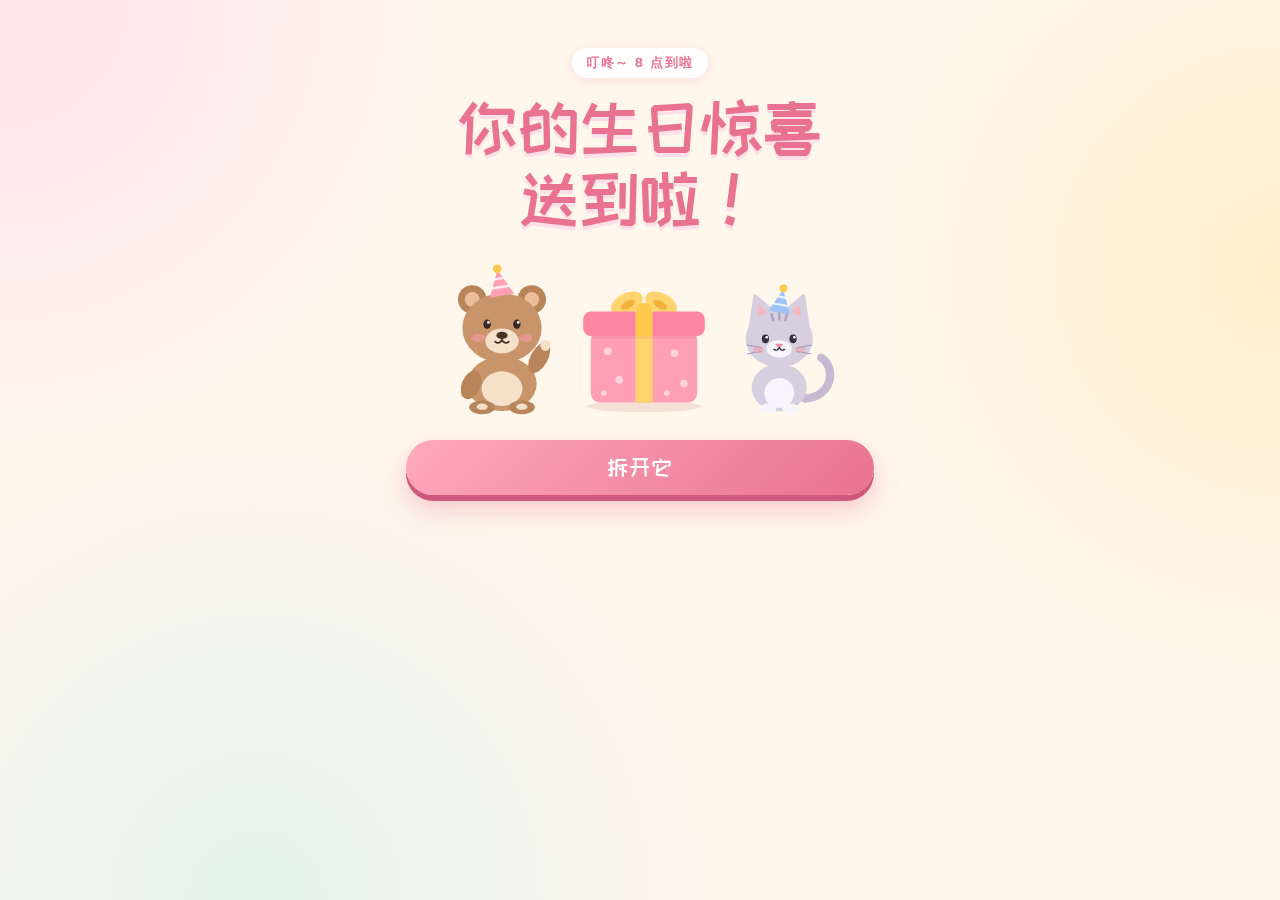
<file: birthday/index.html>
<!DOCTYPE html>
<html lang="zh-CN">
<head>
	<meta charset="utf-8" />
	<meta name="viewport" content="width=device-width, initial-scale=1, viewport-fit=cover" />
	<title>生日快乐 ♥</title>
	<meta name="description" content="今晚 8 点（美东时间）准时开启" />
	<meta property="og:title" content="嘘——这里藏着一份生日惊喜" />
	<meta property="og:description" content="今晚 8 点（美东时间）准时开启" />
	<meta name="robots" content="noindex" />
	<meta name="theme-color" content="#fff4ea" />
	<meta name="format-detection" content="telephone=no" />
	<link rel="icon" href="../app/icons/icon-192.png" type="image/png" />
	<link rel="apple-touch-icon" href="../app/icons/apple-touch-icon.png" />
	<link rel="preconnect" href="https://fonts.googleapis.com" />
	<link rel="preconnect" href="https://fonts.gstatic.com" crossorigin />
	<link href="https://fonts.googleapis.com/css2?family=Nunito:wght@600;700;800;900&family=ZCOOL+KuaiLe&display=swap" rel="stylesheet" />
	<style>
		:root {
			--cream: #fff6ec;
			--paper: #fffdf9;
			--ink: #5a3d36;
			--ink-soft: #8a6a60;
			--ink-mute: #b39c92;
			--pink: #ff9fb5;
			--pink-soft: #ffd6e0;
			--pink-deep: #e8728f;
			--honey: #ffc94d;
			--mint: #8fd3b8;
			--sky: #9cc3f2;
			--lav: #c3aef0;
			--shadow: 0 10px 30px rgba(214, 140, 120, 0.16), 0 2px 6px rgba(214, 140, 120, 0.1);
			--display: "ZCOOL KuaiLe", "Nunito", "PingFang SC", "Hiragino Sans GB", "Microsoft YaHei", sans-serif;
			--body: "Nunito", "PingFang SC", "Hiragino Sans GB", "Microsoft YaHei", system-ui, sans-serif;
		}

		* { box-sizing: border-box; margin: 0; padding: 0; }
		[hidden] { display: none !important; }
		html { -webkit-text-size-adjust: 100%; background: var(--cream); }
		body {
			min-height: 100vh;
			min-height: 100svh;
			font-family: var(--body);
			color: var(--ink);
			background:
				radial-gradient(60vmax 60vmax at 0% 0%, #ffe3ea 0%, transparent 60%),
				radial-gradient(55vmax 55vmax at 100% 30%, #fff0cc 0%, transparent 60%),
				radial-gradient(60vmax 60vmax at 20% 100%, #e3f4ec 0%, transparent 60%),
				var(--cream);
			background-attachment: fixed;
			overflow-x: hidden;
			-webkit-tap-highlight-color: transparent;
		}
		button { font: inherit; color: inherit; border: 0; background: none; cursor: pointer; touch-action: manipulation; }
		svg { display: block; overflow: visible; }

		/* ---------- floating hearts / paws / sparkles ---------- */
		.sky { position: fixed; inset: 0; pointer-events: none; z-index: 0; overflow: hidden; }
		.floaty { position: absolute; bottom: -48px; opacity: 0.5; animation: floatUp linear infinite; will-change: transform; }
		.floaty i { display: block; width: 100%; height: 100%; animation: sway 3.2s ease-in-out infinite alternate; }
		.floaty svg { width: 100%; height: 100%; fill: currentColor; }
		@keyframes floatUp { to { transform: translateY(calc(-100vh - 96px)) rotate(24deg); } }
		@keyframes sway { from { transform: translateX(-10px); } to { transform: translateX(10px); } }

		#confetti { position: fixed; inset: 0; width: 100%; height: 100%; pointer-events: none; z-index: 60; }

		main {
			position: relative;
			z-index: 1;
			max-width: 460px;
			margin: 0 auto;
			padding: calc(env(safe-area-inset-top) + 22px) max(16px, env(safe-area-inset-right)) calc(env(safe-area-inset-bottom) + 40px) max(16px, env(safe-area-inset-left));
		}
		@media (min-width: 720px) { main { max-width: 500px; padding-top: 48px; } }

		.stage { animation: stageIn 0.55s ease both; }
		@keyframes stageIn { from { opacity: 0; transform: translateY(14px); } }

		.head { text-align: center; }
		.eyebrow {
			display: inline-block;
			font-weight: 800;
			font-size: 13px;
			letter-spacing: 0.12em;
			color: var(--pink-deep);
			background: #fff;
			padding: 6px 14px;
			border-radius: 999px;
			box-shadow: 0 2px 10px rgba(232, 114, 143, 0.16);
		}
		.title {
			font-family: var(--display);
			font-weight: 400;
			font-size: clamp(46px, 14vw, 66px);
			line-height: 1.08;
			color: var(--pink-deep);
			margin-top: 14px;
			text-shadow: 0 4px 0 #ffe0e8;
		}
		.sub { font-family: var(--display); font-size: clamp(21px, 6.2vw, 27px); color: var(--ink-soft); margin-top: 6px; }

		.card {
			position: relative;
			background: var(--paper);
			border: 2px solid #fff;
			border-radius: 28px;
			box-shadow: var(--shadow);
			padding: 20px;
			margin-top: 20px;
		}
		.card h2, .section-head h2 { font-family: var(--display); font-weight: 400; font-size: 26px; color: var(--pink-deep); text-align: center; }
		.hint { text-align: center; color: var(--ink-soft); font-size: 15px; line-height: 1.6; margin-top: 6px; }

		.bob { animation: bob 3.2s ease-in-out infinite; }
		.bob.late { animation-delay: -1.6s; }
		@keyframes bob { 50% { transform: translateY(-6px); } }

		/* character parts */
		.blink { transform-box: fill-box; transform-origin: center; animation: blink 4.6s infinite; }
		@keyframes blink { 0%, 93%, 100% { transform: scaleY(1); } 96% { transform: scaleY(0.1); } }
		.wave { transform-box: view-box; transform-origin: 146px 168px; animation: wave 1.6s ease-in-out infinite; }
		@keyframes wave { 0%, 100% { transform: rotate(-6deg); } 50% { transform: rotate(14deg); } }
		.tail { transform-box: view-box; transform-origin: 146px 206px; animation: tail 2.2s ease-in-out infinite; }
		@keyframes tail { 0%, 100% { transform: rotate(-8deg); } 50% { transform: rotate(10deg); } }

		/* ---------- stage: locked ---------- */
		.scene {
			position: relative;
			display: flex;
			align-items: flex-end;
			justify-content: center;
			gap: 2%;
			max-width: 380px;
			margin: 22px auto 0;
			padding-bottom: 6px;
		}
		.scene::after {
			content: "";
			position: absolute;
			left: 6%; right: 6%; bottom: 0;
			height: 14px;
			border-radius: 50%;
			background: radial-gradient(closest-side, rgba(200, 140, 120, 0.22), transparent);
			z-index: -1;
		}
		.scene .bear { width: 36%; }
		.scene .cat { width: 33%; }
		.locked-gift { width: 29%; transform-origin: 50% 100%; }
		.locked-gift.wiggle { animation: wiggle 0.55s ease; }
		@keyframes wiggle {
			20% { transform: rotate(-9deg); } 40% { transform: rotate(8deg); }
			60% { transform: rotate(-5deg); } 80% { transform: rotate(3deg); }
		}
		.toast {
			position: absolute;
			left: 50%; top: 0;
			transform: translate(-50%, -100%) scale(0.6);
			opacity: 0;
			background: #fff;
			color: var(--pink-deep);
			font-weight: 800;
			font-size: 15px;
			padding: 8px 14px;
			border-radius: 16px;
			white-space: nowrap;
			box-shadow: var(--shadow);
			pointer-events: none;
			transition: transform 0.28s cubic-bezier(0.2, 1.6, 0.4, 1), opacity 0.2s;
		}
		.toast::after {
			content: "";
			position: absolute; left: 50%; bottom: -6px;
			width: 12px; height: 12px; background: #fff;
			transform: translateX(-50%) rotate(45deg);
			border-radius: 2px;
		}
		.toast.show { opacity: 1; transform: translate(-50%, -110%) scale(1); }

		/* chat */
		.chat { background: #fff8f1; padding: 16px 14px 14px; }
		.chat-log {
			height: clamp(220px, 36vh, 320px);
			margin: -6px -6px 0;
			padding: 14px 6px 6px;
			overflow-y: auto;
			overscroll-behavior: contain;
			-webkit-overflow-scrolling: touch;
			scrollbar-width: none;
			-webkit-mask-image: linear-gradient(transparent, #000 18px);
			mask-image: linear-gradient(transparent, #000 18px);
		}
		.chat-log::-webkit-scrollbar { display: none; }
		.msg { display: flex; align-items: flex-end; gap: 8px; margin: 10px 0; animation: pop 0.38s cubic-bezier(0.2, 1.5, 0.4, 1) both; }
		.msg.no-anim { animation: none; }
		.msg:first-child { margin-top: 0; }
		@keyframes pop { from { opacity: 0; transform: translateY(8px) scale(0.92); } }
		.av {
			flex: none;
			width: 36px; height: 36px;
			border-radius: 50%;
			background: #fff;
			box-shadow: 0 2px 6px rgba(214, 140, 120, 0.2);
			display: grid; place-items: center;
			padding: 3px;
		}
		.av svg { width: 100%; height: 100%; }
		.bubble {
			max-width: 76%;
			padding: 10px 14px;
			border-radius: 18px 18px 18px 6px;
			background: #fff;
			box-shadow: 0 2px 8px rgba(214, 140, 120, 0.14);
			font-size: 16px;
			line-height: 1.5;
			font-weight: 700;
			word-break: break-word;
		}
		.msg.you { flex-direction: row-reverse; }
		.msg.you .bubble { background: linear-gradient(135deg, #ffb0c3, #f5869f); color: #fff; border-radius: 18px 18px 6px 18px; }
		.typing .bubble { display: flex; gap: 5px; padding: 14px 16px; }
		.typing .bubble span { width: 7px; height: 7px; border-radius: 50%; background: var(--pink); animation: dot 1s infinite; }
		.typing .bubble span:nth-child(2) { animation-delay: 0.15s; }
		.typing .bubble span:nth-child(3) { animation-delay: 0.3s; }
		@keyframes dot { 0%, 60%, 100% { transform: translateY(0); opacity: 0.5; } 30% { transform: translateY(-5px); opacity: 1; } }

		.chips { display: flex; flex-wrap: wrap; justify-content: flex-end; gap: 8px; margin-top: 12px; }
		.chip {
			padding: 9px 15px;
			border-radius: 999px;
			background: #fff;
			border: 2px dashed var(--pink);
			color: var(--pink-deep);
			font-weight: 800;
			font-size: 15px;
			animation: pop 0.38s cubic-bezier(0.2, 1.5, 0.4, 1) both;
		}
		.chip:active { transform: scale(0.95); }
		.chip.first { animation: pop 0.38s cubic-bezier(0.2, 1.5, 0.4, 1) both, nudge 1.8s 1s ease-in-out infinite; }
		@keyframes nudge { 0%, 100% { transform: translateY(0); } 50% { transform: translateY(-3px); } }
		.composer {
			display: flex;
			align-items: center;
			gap: 8px;
			margin-top: 12px;
			background: #fff;
			border-radius: 999px;
			padding: 5px 5px 5px 18px;
			box-shadow: inset 0 0 0 2px #ffe2d6;
			transition: box-shadow 0.2s;
		}
		.composer:focus-within { box-shadow: inset 0 0 0 2px var(--pink); }
		.composer input {
			flex: 1; min-width: 0;
			border: 0; outline: 0; background: transparent;
			font: inherit; font-size: 16px; font-weight: 700; color: var(--ink);
			padding: 8px 0;
		}
		.composer input::placeholder { color: var(--ink-mute); }
		.composer button {
			flex: none;
			width: 42px; height: 42px;
			border-radius: 50%;
			background: var(--pink-deep);
			color: #fff;
			display: grid; place-items: center;
		}
		.composer button svg { width: 20px; height: 20px; }
		.composer button:active { transform: scale(0.92); }

		/* countdown */
		.countdown { margin-top: 86px; text-align: center; padding-top: 30px; animation: pop 0.5s cubic-bezier(0.2, 1.4, 0.4, 1) both; }
		.peek { position: absolute; left: 50%; top: -74px; width: 92px; transform: translateX(-50%); }
		.cd-label { font-family: var(--display); font-size: 22px; color: var(--ink-soft); }
		.cd-digits { display: flex; justify-content: center; align-items: flex-start; gap: 6px; margin-top: 14px; }
		.cd-unit { display: flex; flex-direction: column; align-items: center; gap: 8px; }
		.cd-num {
			display: block;
			min-width: clamp(60px, 19vw, 80px);
			padding: 12px 6px;
			border-radius: 18px;
			background: linear-gradient(#fff, #fff2ea);
			box-shadow: 0 4px 0 #ffd3c4, 0 10px 18px rgba(232, 114, 143, 0.14);
			font: 900 clamp(32px, 10vw, 44px)/1 var(--body);
			font-variant-numeric: tabular-nums;
			color: var(--pink-deep);
		}
		.cd-num.tick { animation: tickPop 0.32s ease; }
		@keyframes tickPop { 40% { transform: translateY(-3px) scale(1.06); } }
		.cd-sep { font: 900 32px/1 var(--body); color: var(--pink); padding-top: 14px; animation: sep 1s steps(1) infinite; }
		@keyframes sep { 50% { opacity: 0.25; } }
		.cd-cap { font-size: 13px; font-weight: 800; color: var(--ink-mute); }
		.cd-foot { margin-top: 16px; font-weight: 800; font-size: 14px; color: var(--ink-soft); }
		.countdown .btn-big { margin-top: 18px; }

		.btn-big {
			display: block;
			width: 100%;
			padding: 16px 20px;
			border-radius: 999px;
			background: linear-gradient(135deg, #ffa9bd, #e8728f);
			color: #fff;
			font-family: var(--display);
			font-size: 23px;
			letter-spacing: 0.04em;
			box-shadow: 0 6px 0 #d0587a, 0 14px 26px rgba(232, 114, 143, 0.35);
			animation: pulse 1.6s ease-in-out infinite;
		}
		.btn-big:active { transform: translateY(4px); box-shadow: 0 2px 0 #d0587a, 0 6px 12px rgba(232, 114, 143, 0.3); animation: none; }
		@keyframes pulse { 50% { transform: scale(1.03); } }

		/* ---------- stage: door ---------- */
		.door-scene { display: flex; align-items: flex-end; justify-content: center; gap: 1%; margin: 26px auto 26px; max-width: 400px; }
		.door-scene .bear { width: 31%; }
		.door-scene .cat { width: 29%; }
		.door-gift { width: 38%; transform-origin: 50% 100%; animation: hop 1.4s ease-in-out infinite; }
		@keyframes hop { 0%, 100% { transform: translateY(0) rotate(0); } 25% { transform: translateY(-10px) rotate(-3deg); } 50% { transform: translateY(0) rotate(0); } 70% { transform: translateY(-5px) rotate(2deg); } }
		.gift-svg .lid { transform-box: view-box; transform-origin: 80px 64px; transition: transform 0.55s cubic-bezier(0.3, 1.4, 0.5, 1), opacity 0.4s 0.2s; }
		.is-open .gift-svg .lid { transform: translate(-26px, -70px) rotate(-28deg); opacity: 0; }
		.is-open { animation: none !important; }

		/* ---------- stage: verify ---------- */
		.verify { margin-top: 96px; padding-top: 34px; text-align: center; }
		.verify-q { font-size: 17px; font-weight: 800; color: var(--ink-soft); }
		.verify-q b { color: var(--pink-deep); }
		.pin { position: relative; display: flex; justify-content: center; gap: 10px; margin: 18px auto 0; width: max-content; cursor: text; }
		.pin input {
			position: absolute; inset: 0; width: 100%; height: 100%;
			opacity: 0; border: 0; font-size: 16px; caret-color: transparent; z-index: 2;
		}
		.pin-box {
			position: relative;
			width: clamp(52px, 15vw, 62px); height: clamp(62px, 18vw, 72px);
			border-radius: 18px;
			background: #fff;
			box-shadow: inset 0 0 0 2px #ffd6e0, 0 4px 0 #ffe4d8;
			display: grid; place-items: center;
			font: 900 32px/1 var(--body);
			color: var(--pink-deep);
			transition: box-shadow 0.15s, background 0.2s;
		}
		.pin.focus .pin-box.active { box-shadow: inset 0 0 0 3px var(--pink-deep), 0 4px 0 #ffd0dc; }
		.pin.focus .pin-box.active::after { content: ""; position: absolute; width: 3px; height: 30px; border-radius: 2px; background: var(--pink-deep); animation: sep 1s steps(1) infinite; }
		.pin.shake { animation: shake 0.5s ease; }
		@keyframes shake { 20%, 60% { transform: translateX(-10px); } 40%, 80% { transform: translateX(10px); } }
		.pin.ok .pin-box { background: #eaf8f1; color: #3aa57a; box-shadow: inset 0 0 0 2px #8fd3b8, 0 4px 0 #cfeee0; }
		.pin-msg { margin-top: 16px; font-weight: 800; font-size: 15px; color: var(--ink-mute); min-height: 1.5em; }
		.pin-msg.bad { color: var(--pink-deep); }
		.pin-msg.good { color: #3aa57a; }

		/* ---------- stage: party ---------- */
		.party-hero { position: relative; text-align: center; padding-top: 6px; }
		.balloon { position: absolute; top: 0; width: 50px; z-index: -1; }
		.balloon svg { width: 100%; }
		.balloon.b1 { left: -2px; animation: drift 5s ease-in-out infinite; }
		.balloon.b2 { right: -2px; top: 18px; width: 44px; animation: drift 6s ease-in-out -2s infinite; }
		@keyframes drift { 50% { transform: translateY(-12px) rotate(4deg); } }
		.bday-title {
			display: flex;
			justify-content: center;
			margin-top: 12px;
			font-family: var(--display);
			font-weight: 400;
			font-size: clamp(66px, 21vw, 104px);
			line-height: 1.05;
			cursor: pointer;
			user-select: none;
			-webkit-user-select: none;
		}
		.bday-title span {
			display: inline-block;
			text-shadow: 0 3px 0 #fff, 0 -3px 0 #fff, 3px 0 0 #fff, -3px 0 0 #fff, 2px 2px 0 #fff, -2px -2px 0 #fff, 2px -2px 0 #fff, -2px 2px 0 #fff, 0 10px 18px rgba(232, 114, 143, 0.28);
			animation: dropIn 0.75s cubic-bezier(0.2, 1.6, 0.4, 1) calc(var(--i) * 0.12s) both, bob 2.8s ease-in-out calc(1.2s + var(--i) * 0.22s) infinite;
		}
		.bday-title span:nth-child(1) { color: #ef7a96; }
		.bday-title span:nth-child(2) { color: #f2a93b; }
		.bday-title span:nth-child(3) { color: #4fb892; }
		.bday-title span:nth-child(4) { color: #6c9ee6; }
		@keyframes dropIn { from { opacity: 0; transform: translateY(-60px) scale(0.6) rotate(-12deg); } }
		.bday-sub { font-weight: 900; font-size: 14px; letter-spacing: 0.34em; color: var(--ink-soft); margin-top: 6px; text-transform: uppercase; }
		.duo { display: flex; justify-content: center; align-items: flex-end; gap: 4%; margin-top: 14px; }
		.duo .bear { width: 44%; max-width: 180px; }
		.duo .cat { width: 41%; max-width: 168px; }

		.apart { display: flex; align-items: center; gap: 10px; margin: 4px 4px 14px; }
		.apart .av { width: 52px; height: 52px; padding: 4px; }
		.apart-line { position: relative; flex: 1; height: 0; border-top: 3px dashed var(--pink-soft); }
		.apart-heart { position: absolute; top: -13px; left: 0; width: 24px; height: 24px; color: var(--pink-deep); animation: travel 2.6s ease-in-out infinite alternate; }
		.apart-heart svg { width: 100%; height: 100%; fill: currentColor; }
		@keyframes travel { from { left: 0; } to { left: calc(100% - 24px); } }
		.apart-card p { text-align: center; line-height: 1.75; font-size: 16px; font-weight: 700; color: var(--ink-soft); }
		.apart-card .big { font-family: var(--display); font-weight: 400; font-size: 25px; line-height: 1.45; color: var(--pink-deep); margin-top: 6px; }
		.apart-card .small { margin-top: 8px; font-size: 15px; }

		.cake { display: block; width: min(78%, 280px); margin: 12px auto 0; }
		.flame { transform-box: fill-box; transform-origin: 50% 100%; animation: flicker 0.16s ease-in-out infinite alternate; transition: transform 0.35s ease, opacity 0.35s ease; }
		.glow { transition: opacity 0.35s ease; animation: glow 1.8s ease-in-out infinite; }
		@keyframes flicker { from { transform: scale(1, 1) skewX(-2deg); } to { transform: scale(0.93, 1.08) skewX(2deg); } }
		@keyframes glow { 50% { opacity: 0.35; } }
		.smoke { opacity: 0; }
		.cake.out .flame { animation: none; transform: scale(0.1); opacity: 0; }
		.cake.out .glow { animation: none; opacity: 0; }
		.cake.out .smoke { animation: smoke 1.6s ease-out forwards; }
		.cake.out .c2 .flame, .cake.out .c2 .glow { transition-delay: 0.12s; }
		.cake.out .c2 .smoke { animation-delay: 0.12s; }
		.cake.out .c3 .flame, .cake.out .c3 .glow { transition-delay: 0.24s; }
		.cake.out .c3 .smoke { animation-delay: 0.24s; }
		@keyframes smoke { 0% { opacity: 0; transform: translateY(0); } 25% { opacity: 0.8; } 100% { opacity: 0; transform: translateY(-26px); } }
		.relight { display: block; margin: 12px auto 0; font-weight: 800; font-size: 14px; color: var(--pink-deep); padding: 8px 14px; border-radius: 999px; background: #fff0f3; }

		.section-head { text-align: center; margin-top: 34px; }
		.section-head p { color: var(--ink-soft); font-weight: 700; margin-top: 4px; }
		.gift-top { display: flex; align-items: center; justify-content: center; gap: 10px; }
		.gift-top h3 { font-family: var(--display); font-weight: 400; font-size: 25px; color: var(--ink); }
		.tag { font-weight: 900; font-size: 13px; letter-spacing: 0.06em; color: #fff; background: var(--pink-deep); padding: 4px 10px; border-radius: 999px; }
		.tag.honey { background: #f2a93b; }
		.giftbox { display: block; width: min(52%, 200px); margin: 14px auto 0; transform-origin: 50% 100%; animation: hop 1.8s ease-in-out infinite; }
		.reveal { text-align: center; animation: pop 0.5s cubic-bezier(0.2, 1.4, 0.4, 1) both; }
		.stand { width: min(92%, 320px); margin: 10px auto 0; }
		.drawer-hot { animation: hot 1.2s ease-in-out infinite; }
		@keyframes hot { 50% { opacity: 0.55; } }
		.point { animation: point 0.9s ease-in-out infinite; }
		@keyframes point { 50% { transform: translateX(6px); } }
		.twinkle { transform-box: fill-box; transform-origin: center; animation: twinkle 1.4s ease-in-out infinite; }
		.tug { animation: tug 1.8s ease-in-out infinite; }
		@keyframes tug { 0%, 55%, 100% { transform: translateY(0); } 70% { transform: translateY(5px); } 85% { transform: translateY(1px); } }
		.zoom-tag { display: inline-block; margin-top: 18px; font-weight: 900; font-size: 13px; letter-spacing: 0.08em; color: #fff; background: #f2a93b; padding: 4px 12px; border-radius: 999px; }
		.drawer-top { width: min(100%, 360px); margin: 10px auto 0; }
		.pouch { animation: pouchDrop 0.55s cubic-bezier(0.3, 1.4, 0.5, 1) both; }
		@keyframes pouchDrop { from { opacity: 0; transform: translateY(-24px); } }
		.ring { transform-box: fill-box; transform-origin: center; animation: ring 1.6s ease-in-out 1.3s infinite both; }
		@keyframes ring { 0%, 100% { transform: scale(1) rotate(0); opacity: 1; } 50% { transform: scale(1.12) rotate(24deg); opacity: 0.55; } }
		.point-dl { animation: pointDl 0.9s ease-in-out infinite; }
		@keyframes pointDl { 50% { transform: translate(-5px, 4px); } }
		@keyframes twinkle { 50% { transform: scale(0.4) rotate(45deg); opacity: 0.4; } }
		.reveal .big { font-family: var(--display); font-size: 26px; line-height: 1.45; color: var(--ink); margin-top: 12px; }
		.reveal .big b { font-weight: 400; color: var(--pink-deep); }
		.reveal .small { color: var(--ink-soft); font-weight: 700; margin-top: 10px; line-height: 1.7; }
		.reveal .small b { color: var(--pink-deep); }

		.scratch {
			position: relative;
			margin-top: 14px;
			aspect-ratio: 1290 / 1159;
			border-radius: 18px;
			overflow: hidden;
			background: #fff;
			box-shadow: inset 0 0 0 2px #ffe2d6;
			user-select: none;
			-webkit-user-select: none;
			-webkit-touch-callout: none;
		}
		.scratch img { position: absolute; inset: 0; width: 100%; height: 100%; object-fit: cover; -webkit-user-drag: none; }
		.scratch canvas { position: absolute; inset: 0; width: 100%; height: 100%; touch-action: none; cursor: grab; transition: opacity 0.6s ease; }
		.scratch canvas.gone { opacity: 0; pointer-events: none; }
		.scratch.revealed img { cursor: zoom-in; }
		.seal {
			position: absolute;
			left: 34.42%; top: 75.93%; width: 42.64%; height: 19.33%;
			clip-path: polygon(22.5% 0, 100% 0, 100% 100%, 0 100%, 0 32.1%, 22.5% 32.1%);
			background: repeating-linear-gradient(-45deg, #ffb3c5 0 8px, #ffd0dc 8px 16px);
			display: flex; align-items: flex-end; justify-content: center;
			padding-bottom: 4%;
		}
		.seal span { font-size: 12px; font-weight: 900; color: #c0506e; background: rgba(255, 255, 255, 0.9); padding: 2px 8px; border-radius: 999px; white-space: nowrap; }
		.seal.wiggle { animation: wiggle 0.5s ease; }
		.scratch-toast {
			position: absolute;
			left: 50%; top: 58%;
			transform: translate(-50%, -50%) scale(0.7);
			opacity: 0;
			z-index: 3;
			background: #fff;
			color: var(--pink-deep);
			font-weight: 900;
			font-size: 15px;
			padding: 9px 16px;
			border-radius: 999px;
			white-space: nowrap;
			box-shadow: var(--shadow);
			pointer-events: none;
			transition: transform 0.28s cubic-bezier(0.2, 1.6, 0.4, 1), opacity 0.2s;
		}
		.scratch-toast.show { opacity: 1; transform: translate(-50%, -50%) scale(1); }
		.scratch-nudge { text-align: center; font-weight: 800; color: var(--pink-deep); margin-top: 10px; font-size: 15px; min-height: 1.5em; }
		.skip { display: block; margin: 6px auto 0; font-size: 13px; font-weight: 700; color: var(--ink-mute); text-decoration: underline; text-underline-offset: 3px; padding: 6px; }
		.scratch-done { text-align: center; margin-top: 14px; animation: pop 0.5s cubic-bezier(0.2, 1.4, 0.4, 1) both; }
		.scratch-done .big { font-family: var(--display); font-size: 24px; color: var(--pink-deep); line-height: 1.4; }
		.scratch-done .small { color: var(--ink-soft); font-weight: 700; margin-top: 6px; font-size: 14px; }

		.letter { margin-top: 34px; padding: 26px 22px 24px; }
		.letter::before { content: ""; position: absolute; inset: 8px; border: 2px dashed #fbd9df; border-radius: 22px; pointer-events: none; }
		.letter h2 { text-align: left; margin-bottom: 8px; }
		.letter p { font-size: 17px; line-height: 1.85; font-weight: 700; color: var(--ink); margin-top: 6px; text-wrap: pretty; }
		.letter .sign { text-align: right; font-family: var(--display); font-weight: 400; font-size: 22px; color: var(--pink-deep); margin-top: 6px; }
		.letter .corner { position: absolute; right: -10px; top: -26px; width: 72px; transform: rotate(10deg); }

		.foot { text-align: center; margin-top: 30px; }
		.foot a { color: var(--ink-soft); font-weight: 800; font-size: 14px; text-decoration: none; padding: 10px 16px; border-radius: 999px; background: rgba(255, 255, 255, 0.7); }

		.music {
			position: fixed;
			z-index: 40;
			right: max(16px, calc(env(safe-area-inset-right) + 10px));
			bottom: calc(env(safe-area-inset-bottom) + 16px);
			width: 54px; height: 54px;
			border-radius: 50%;
			background: #fff;
			color: var(--pink-deep);
			box-shadow: var(--shadow);
			display: grid; place-items: center;
			border: 2px solid #ffe2ea;
		}
		.music svg { width: 24px; height: 24px; }
		.music.on { animation: spin 3s linear infinite; background: var(--pink-deep); color: #fff; border-color: var(--pink-deep); }
		@keyframes spin { to { transform: rotate(360deg); } }

		@media (prefers-reduced-motion: reduce) {
			*, *::before, *::after { animation-duration: 0.01ms !important; animation-iteration-count: 1 !important; transition-duration: 0.01ms !important; }
		}
	</style>
</head>
<body>
	<div class="sky" id="sky" aria-hidden="true"></div>
	<canvas id="confetti" aria-hidden="true"></canvas>

	<main>
		<!-- ============ before 7pm ET ============ -->
		<section id="stage-lock" class="stage" hidden>
			<div class="head">
				<span class="eyebrow">嘿！等一下！</span>
				<h1 class="title">太心急啦！</h1>
				<p class="sub">还没到你生日呢～</p>
			</div>
			<div class="scene">
				<div class="bear bob" data-art="bear-pout"></div>
				<button class="locked-gift" id="locked-gift" aria-label="上了锁的礼物" data-art="gift-locked"></button>
				<div class="cat bob late" data-art="cat"></div>
				<div class="toast" id="toast" role="status"></div>
			</div>

			<div class="card chat">
				<div class="chat-log" id="chat-log" aria-live="polite"></div>
				<div class="chips" id="chips"></div>
				<form class="composer" id="composer" autocomplete="off" hidden>
					<input id="msg" type="text" enterkeyhint="send" placeholder="说点什么…" maxlength="60" aria-label="消息" />
					<button type="submit" aria-label="发送">
						<svg viewBox="0 0 24 24" fill="none" stroke="currentColor" stroke-width="2.6" stroke-linecap="round" stroke-linejoin="round"><path d="M5 12h13M13 6l6 6-6 6"/></svg>
					</button>
				</form>
			</div>

			<div class="card countdown" id="countdown" hidden>
				<div class="peek" data-art="bear-peek"></div>
				<p class="cd-label" id="cd-label">距离拆礼物还有</p>
				<div class="cd-digits">
					<div class="cd-unit"><span class="cd-num" id="cd-h">00</span><span class="cd-cap">小时</span></div>
					<span class="cd-sep">:</span>
					<div class="cd-unit"><span class="cd-num" id="cd-m">00</span><span class="cd-cap">分钟</span></div>
					<span class="cd-sep">:</span>
					<div class="cd-unit"><span class="cd-num" id="cd-s">00</span><span class="cd-cap">秒</span></div>
				</div>
				<p class="cd-foot" id="cd-foot">今晚 8 点（美东时间）准时开启</p>
				<button class="btn-big" id="btn-ready" hidden>时间到啦！拆开惊喜</button>
			</div>
		</section>

		<!-- ============ 7pm, first visit: the doorbell ============ -->
		<section id="stage-door" class="stage" hidden>
			<div class="head">
				<span class="eyebrow">叮咚～ 8 点到啦</span>
				<h1 class="title">你的生日惊喜<br />送到啦！</h1>
			</div>
			<div class="door-scene">
				<div class="bear bob" data-art="bear-hat"></div>
				<button class="door-gift" id="door-gift" aria-label="打开礼物" data-art="gift"></button>
				<div class="cat bob late" data-art="cat-hat"></div>
			</div>
			<button class="btn-big" id="btn-open">拆开它</button>
		</section>

		<!-- ============ are you really you? ============ -->
		<section id="stage-verify" class="stage" hidden>
			<div class="head">
				<span class="eyebrow">拆礼物之前</span>
				<h1 class="title">真的是你吗？</h1>
				<p class="sub">先验证一下身份～</p>
			</div>
			<div class="card verify">
				<div class="peek" data-art="bear-peek"></div>
				<p class="verify-q">输入<b>我们在一起的日子</b></p>
				<label class="pin" id="pin">
					<input id="pin-input" type="text" inputmode="numeric" pattern="[0-9]*" maxlength="4" autocomplete="off" aria-label="我们在一起的日子，4 个数字" />
					<span class="pin-box"></span><span class="pin-box"></span><span class="pin-box"></span><span class="pin-box"></span>
				</label>
				<p class="pin-msg" id="pin-msg">4 个数字哦</p>
			</div>
		</section>

		<!-- ============ the party ============ -->
		<section id="stage-party" class="stage" hidden>
			<header class="party-hero">
				<div class="balloon b1" data-art="balloon-pink"></div>
				<div class="balloon b2" data-art="balloon-blue"></div>
				<span class="eyebrow">给全世界最可爱的小朋友</span>
				<h1 class="bday-title" id="bday-title" aria-label="生日快乐">
					<span style="--i:0">生</span><span style="--i:1">日</span><span style="--i:2">快</span><span style="--i:3">乐</span>
				</h1>
				<p class="bday-sub">Happy Birthday</p>
				<div class="duo">
					<div class="bear bob" data-art="bear-hat"></div>
					<div class="cat bob late" data-art="cat-hat"></div>
				</div>
			</header>

			<section class="card apart-card">
				<div class="apart">
					<div class="av" data-art="bear-face"></div>
					<div class="apart-line"><span class="apart-heart" data-art="heart"></span></div>
					<div class="av" data-art="cat-face"></div>
				</div>
				<p>我知道，今年生日我不在你身边……</p>
				<p class="big">但是礼物，<br />一定一定要有的呀！</p>
				<p class="small">所以我偷偷准备了两份：<br />一份早就藏好了，一份正在路上跑着～</p>
			</section>

			<section class="card">
				<h2>先许个愿吧</h2>
				<p class="hint" id="cake-hint">闭上眼睛许个愿，<br />然后点一下蜡烛，把它们吹灭～</p>
				<button class="cake" id="cake" aria-label="吹蜡烛" data-art="cake"></button>
				<button class="relight" id="relight" hidden>再点一次蜡烛</button>
			</section>

			<div class="section-head">
				<h2>你的生日礼物</h2>
				<p>一共两份，一个一个拆～</p>
			</div>

			<section class="card" id="gift1">
				<div class="gift-top"><span class="tag">No.1</span><h3>神秘礼物</h3></div>
				<button class="giftbox" id="giftbox" aria-label="拆开第一份礼物" data-art="gift"></button>
				<p class="hint" id="giftbox-hint">点一下礼物盒，拆开看看</p>
				<div class="reveal" id="gift1-reveal" hidden>
					<div class="stand" data-art="nightstand"></div>
					<p class="big">去<b>床头柜</b>那里，<br />拉开<b>抽屉</b>～</p>
					<p class="zoom-tag">抽屉里面</p>
					<div class="drawer-top" data-art="drawer"></div>
					<p class="small">翻到<b>最底下</b>，<b>左下角</b>有东西在等你～<br />上面盖了一些东西，要翻一翻才找得到哦</p>
				</div>
			</section>

			<section class="card" id="gift2">
				<div class="gift-top"><span class="tag honey">No.2</span><h3>刮刮乐</h3></div>
				<p class="hint">用手指把涂层刮开，看看是什么～</p>
				<div class="scratch" id="scratch">
					<img id="scratch-img" alt="第二份礼物：订单已下，预计 10 月 6 日送到" data-src="gift.jpg" draggable="false" />
					<div class="seal" id="seal"><span>地址保密</span></div>
					<canvas id="scratch-cover"></canvas>
					<div class="scratch-toast" id="scratch-toast">不能把个人信息暴露在网上哦～</div>
				</div>
				<p class="scratch-nudge" id="scratch-nudge"></p>
				<button class="skip" id="scratch-skip">手指刮累了？直接揭晓</button>
				<div class="scratch-done" id="scratch-done" hidden>
					<p class="big">它已经在路上啦，<br />10 月 6 日见！</p>
					<p class="small">人没法飞过去，就先让礼物替我跑一趟～</p>
				</div>
			</section>

			<section class="card letter">
				<div class="corner" data-art="cat-face"></div>
				<h2>写给你</h2>
				<p>小朋友，生日快乐呀！</p>
				<p>今年没办法陪你吹蜡烛，也没办法第一个当面抱抱你，想到这个就有一点点小遗憾。</p>
				<p>但是距离挡不住礼物，更挡不住想你。这些小惊喜，就当是我先替自己陪在你身边～</p>
				<p>等我们见面，再补你一个大大的拥抱。</p>
				<p>新的一岁，要一直开开心心的。</p>
				<p class="sign">永远爱你的哥哥 ♥&#xFE0E;</p>
			</section>

			<div class="foot"><a href="/">回到我们的故事 →</a></div>
		</section>

		<noscript><p class="hint" style="margin-top:40px">要打开 JavaScript 才能拆礼物哦</p></noscript>
	</main>
	<button class="music" id="music" aria-label="播放生日歌" hidden>
		<svg viewBox="0 0 24 24" fill="currentColor"><path d="M9 17.5a3 3 0 1 1-2-2.83V5.2a1 1 0 0 1 .76-.97l10-2.5A1 1 0 0 1 19 2.7v12.8a3 3 0 1 1-2-2.83V7.28l-8 2V17.5z"/></svg>
	</button>

	<script>
	(() => {
		'use strict';

		// 2026-09-29 20:00 America/New_York (EDT = UTC-4)
		const UNLOCK = Date.UTC(2026, 8, 30, 0, 0, 0);

		// Preview helpers: ?now=2026-09-29T23:00:05Z pretends it's that moment; ?reset forgets progress.
		const qs = new URLSearchParams(location.search);
		let clockOffset = 0;
		if (qs.has('now')) {
			const t = Date.parse(qs.get('now'));
			if (!Number.isNaN(t)) clockOffset = t - Date.now();
		}
		const now = () => Date.now() + clockOffset;

		// "our day" as 4 digits; only a salted FNV-1a hash lives here, never the digits
		const CODE_HASH = '9ea02e50';
		const codeOk = (code) => {
			const str = `ff-bday-2026::${code}`;
			let h = 0x811c9dc5;
			for (let i = 0; i < str.length; i++) { h ^= str.charCodeAt(i); h = Math.imul(h, 0x01000193) >>> 0; }
			return h.toString(16).padStart(8, '0') === CODE_HASH;
		};

		const KEY = 'ff-bday-2026:';
		const store = {
			get(k) { try { return localStorage.getItem(KEY + k); } catch (e) { return null; } },
			set(k, v) { try { localStorage.setItem(KEY + k, v); } catch (e) {} },
			clear() {
				try { Object.keys(localStorage).filter((k) => k.startsWith(KEY)).forEach((k) => localStorage.removeItem(k)); } catch (e) {}
			},
		};
		if (qs.has('reset')) store.clear();

		const $ = (s, r = document) => r.querySelector(s);
		const sleep = (ms) => new Promise((r) => setTimeout(r, ms));
		const pick = (a) => a[Math.floor(Math.random() * a.length)];
		const reduced = window.matchMedia('(prefers-reduced-motion: reduce)').matches;

		/* ================= art ================= */

		const HEART_D = 'M12 21s-7.5-4.6-9.6-9.2C.9 8.4 3 4.5 6.7 4.5c2.1 0 3.6 1.2 5.3 3.2 1.7-2 3.2-3.2 5.3-3.2 3.7 0 5.8 3.9 4.3 7.3C19.5 16.4 12 21 12 21z';
		const ICONS = {
			heart: `<svg viewBox="0 0 24 24"><path d="${HEART_D}"/></svg>`,
			paw: '<svg viewBox="0 0 24 24"><ellipse cx="12" cy="15.5" rx="5.6" ry="4.6"/><circle cx="5.8" cy="9.6" r="2.4"/><circle cx="9.8" cy="5.8" r="2.4"/><circle cx="14.2" cy="5.8" r="2.4"/><circle cx="18.2" cy="9.6" r="2.4"/></svg>',
			star: '<svg viewBox="0 0 24 24"><path d="M12 2c.8 5.2 4.8 9.2 10 10-5.2.8-9.2 4.8-10 10-.8-5.2-4.8-9.2-10-10 5.2-.8 9.2-4.8 10-10z"/></svg>',
		};

		function partyHat(x, y, tilt, color) {
			return `<g transform="rotate(${tilt} ${x} ${y})">
				<path d="M${x - 20} ${y} L${x} ${y - 42} L${x + 20} ${y} Z" fill="${color}"/>
				<path d="M${x - 13} ${y - 14} L${x + 13} ${y - 14} M${x - 7} ${y - 28} L${x + 7} ${y - 28}" stroke="#fff" stroke-width="4" stroke-linecap="round" opacity=".8"/>
				<circle cx="${x}" cy="${y - 44}" r="7" fill="#ffc94d"/>
			</g>`;
		}

		function bearHead({ pout = false, hat = false } = {}) {
			const brows = pout
				? '<path d="M64 70 L84 76 M136 70 L116 76" stroke="#6b4a36" stroke-width="4" stroke-linecap="round"/>'
				: '';
			const mouth = pout
				? '<path d="M100 111 v3 M92 121 q8 -6 16 0" stroke="#4a3228" stroke-width="2.8" fill="none" stroke-linecap="round"/>'
				: '<path d="M100 110 v4 M100 114 q-6 7 -11 2 M100 114 q6 7 11 2" stroke="#4a3228" stroke-width="2.8" fill="none" stroke-linecap="round"/>';
			return `<g>
				<circle cx="52" cy="48" r="23" fill="#b8845a"/><circle cx="52" cy="48" r="12" fill="#ebbd98"/>
				<circle cx="148" cy="48" r="23" fill="#b8845a"/><circle cx="148" cy="48" r="12" fill="#ebbd98"/>
				<ellipse cx="100" cy="94" rx="64" ry="56" fill="#c8956a"/>
				<ellipse cx="100" cy="115" rx="27" ry="20" fill="#f5e0c9"/>
				<ellipse cx="100" cy="106" rx="9" ry="6" fill="#4a3228"/>
				${mouth}
				<g class="blink">
					<ellipse cx="76" cy="88" rx="6" ry="7.5" fill="#3a2a24"/><ellipse cx="124" cy="88" rx="6" ry="7.5" fill="#3a2a24"/>
					<circle cx="78.2" cy="85" r="2.3" fill="#fff"/><circle cx="126.2" cy="85" r="2.3" fill="#fff"/>
				</g>
				<ellipse cx="62" cy="110" rx="11" ry="6.5" fill="#f59aa7" opacity=".6"/>
				<ellipse cx="138" cy="110" rx="11" ry="6.5" fill="#f59aa7" opacity=".6"/>
				${brows}
				${hat ? partyHat(100, 42, -10, '#ff9fb5') : ''}
			</g>`;
		}

		function bear({ pout = false, hat = false } = {}) {
			return `<svg class="bear-svg" viewBox="0 -14 200 248" aria-hidden="true">
				<ellipse cx="100" cy="184" rx="56" ry="44" fill="#c8956a"/>
				<ellipse cx="100" cy="192" rx="33" ry="28" fill="#f5e0c9"/>
				<ellipse cx="50" cy="186" rx="15" ry="24" fill="#b8845a" transform="rotate(22 50 186)"/>
				<ellipse cx="68" cy="222" rx="21" ry="11" fill="#b8845a"/><ellipse cx="132" cy="222" rx="21" ry="11" fill="#b8845a"/>
				<ellipse cx="68" cy="221" rx="9" ry="5" fill="#f5e0c9"/><ellipse cx="132" cy="221" rx="9" ry="5" fill="#f5e0c9"/>
				${bearHead({ pout, hat })}
				<g class="wave">
					<ellipse cx="160" cy="142" rx="14" ry="27" fill="#b8845a" transform="rotate(28 160 142)"/>
					<ellipse cx="170" cy="122" rx="8" ry="9" fill="#f5e0c9"/>
				</g>
			</svg>`;
		}

		function catHead({ hat = false } = {}) {
			return `<g>
				<path d="M48 76 L56 20 L96 54 Z" fill="#d6cfe0" stroke="#d6cfe0" stroke-width="6" stroke-linejoin="round"/>
				<path d="M60 64 L63 36 L84 55 Z" fill="#f7b8c4"/>
				<path d="M152 76 L144 20 L104 54 Z" fill="#d6cfe0" stroke="#d6cfe0" stroke-width="6" stroke-linejoin="round"/>
				<path d="M140 64 L137 36 L116 55 Z" fill="#f7b8c4"/>
				<ellipse cx="100" cy="98" rx="61" ry="51" fill="#d6cfe0"/>
				<path d="M100 50 v13 M86 53 l3 11 M114 53 l-3 11" stroke="#b1a6c2" stroke-width="4.5" stroke-linecap="round"/>
				<ellipse cx="100" cy="116" rx="23" ry="16" fill="#f8f4fb"/>
				<g class="blink">
					<ellipse cx="75" cy="98" rx="6.5" ry="8" fill="#3a2f45"/><ellipse cx="125" cy="98" rx="6.5" ry="8" fill="#3a2f45"/>
					<circle cx="77.4" cy="95" r="2.4" fill="#fff"/><circle cx="127.4" cy="95" r="2.4" fill="#fff"/>
				</g>
				<path d="M94.5 108 h11 l-5.5 6 z" fill="#f28ca3" stroke="#f28ca3" stroke-width="2" stroke-linejoin="round"/>
				<path d="M100 114 q-4 7 -9.5 3 M100 114 q4 7 9.5 3" stroke="#3a2f45" stroke-width="2.4" fill="none" stroke-linecap="round"/>
				<g stroke="#a197b0" stroke-width="2" stroke-linecap="round"><path d="M68 114 l-26 -5 M68 121 l-25 4 M132 114 l26 -5 M132 121 l25 4"/></g>
				<ellipse cx="62" cy="118" rx="9" ry="5.5" fill="#f59aa7" opacity=".55"/>
				<ellipse cx="138" cy="118" rx="9" ry="5.5" fill="#f59aa7" opacity=".55"/>
				${hat ? partyHat(100, 50, 10, '#9cc3f2') : ''}
			</g>`;
		}

		function cat({ hat = false } = {}) {
			return `<svg class="cat-svg" viewBox="0 -14 210 248" aria-hidden="true">
				<g class="tail"><path d="M146 206 C 196 204, 204 150, 176 132" stroke="#c4bbd1" stroke-width="15" fill="none" stroke-linecap="round"/></g>
				<ellipse cx="100" cy="186" rx="50" ry="43" fill="#d6cfe0"/>
				<ellipse cx="100" cy="196" rx="27" ry="27" fill="#f8f4fb"/>
				<ellipse cx="80" cy="224" rx="15" ry="9" fill="#f8f4fb"/><ellipse cx="120" cy="224" rx="15" ry="9" fill="#f8f4fb"/>
				${catHead({ hat })}
			</svg>`;
		}

		const bearFace = () => `<svg viewBox="26 20 148 134" aria-hidden="true">${bearHead()}</svg>`;
		const catFace = () => `<svg viewBox="36 14 128 140" aria-hidden="true">${catHead()}</svg>`;
		const bearPeek = () => `<svg viewBox="26 20 148 144" aria-hidden="true">${bearHead()}
			<ellipse cx="66" cy="152" rx="17" ry="11" fill="#b8845a"/><ellipse cx="134" cy="152" rx="17" ry="11" fill="#b8845a"/>
			<ellipse cx="66" cy="150" rx="7" ry="4" fill="#f5e0c9"/><ellipse cx="134" cy="150" rx="7" ry="4" fill="#f5e0c9"/></svg>`;

		function gift({ locked = false } = {}) {
			const lock = locked ? `<g>
				<path d="M71 104 v-9 a9 9 0 0 1 18 0 v9" stroke="#a86c35" stroke-width="5.5" fill="none"/>
				<rect x="63" y="101" width="34" height="28" rx="7" fill="#d9954a"/>
				<circle cx="80" cy="112" r="4" fill="#5a3d36"/><rect x="78.5" y="113" width="3" height="8" rx="1.5" fill="#5a3d36"/>
			</g>` : '';
			return `<svg class="gift-svg" viewBox="0 0 160 160" aria-hidden="true">
				<ellipse cx="80" cy="152" rx="60" ry="6" fill="rgba(200,140,120,.2)"/>
				<rect x="24" y="72" width="112" height="76" rx="10" fill="#ff9fb5"/>
				<g fill="#fff" opacity=".55"><circle cx="42" cy="94" r="4"/><circle cx="54" cy="124" r="4"/><circle cx="112" cy="96" r="4"/><circle cx="122" cy="128" r="4"/><circle cx="38" cy="138" r="3"/><circle cx="104" cy="138" r="3"/></g>
				<rect x="71" y="72" width="18" height="76" fill="#ffd36e"/>
				<rect x="24" y="72" width="112" height="9" fill="#c0506e" opacity=".12"/>
				${lock}
				<g class="lid">
					<ellipse cx="62" cy="44" rx="18" ry="11" transform="rotate(-28 62 44)" fill="#ffd36e"/>
					<ellipse cx="98" cy="44" rx="18" ry="11" transform="rotate(28 98 44)" fill="#ffd36e"/>
					<ellipse cx="63" cy="45" rx="8" ry="4" transform="rotate(-28 63 45)" fill="#f2b23c"/>
					<ellipse cx="97" cy="45" rx="8" ry="4" transform="rotate(28 97 45)" fill="#f2b23c"/>
					<rect x="16" y="52" width="128" height="26" rx="8" fill="#ff86a3"/>
					<rect x="71" y="52" width="18" height="26" fill="#ffc94d"/>
					<circle cx="80" cy="51" r="8" fill="#ffc94d"/>
				</g>
			</svg>`;
		}

		function candle(x, color, cls) {
			return `<g class="${cls}">
				<rect x="${x - 4}" y="52" width="8" height="34" rx="3" fill="${color}"/>
				<rect x="${x - 2}" y="56" width="2" height="26" rx="1" fill="#fff" opacity=".6"/>
				<path d="M${x} 52 v-6" stroke="#5a3d36" stroke-width="2" stroke-linecap="round"/>
				<g transform="translate(${x} 46)">
					<circle class="glow" cx="0" cy="-12" r="15" fill="#ffd76e" opacity=".55"/>
					<g class="flame">
						<path d="M0 0 C-8 -6 -6 -18 0 -27 C6 -18 8 -6 0 0 Z" fill="#ffb347"/>
						<path d="M0 -2 C-4 -6 -3 -12 0 -17 C3 -12 4 -6 0 -2 Z" fill="#fff3b0"/>
					</g>
					<path class="smoke" d="M0 -4 c-5 -6 5 -10 0 -16 c-5 -6 5 -10 0 -16" stroke="#cbbdb8" stroke-width="3" fill="none" stroke-linecap="round"/>
				</g>
			</g>`;
		}

		function cake() {
			return `<svg viewBox="0 0 240 222" aria-hidden="true">
				<ellipse cx="120" cy="202" rx="104" ry="14" fill="#fff" stroke="#f3dccf" stroke-width="3"/>
				<rect x="40" y="130" width="160" height="70" rx="14" fill="#ffd3de"/>
				<path d="M40 142 C44 154 56 154 60 142 C64 156 76 156 80 142 C84 152 96 152 100 142 C104 158 116 158 120 142 C124 152 136 152 140 142 C144 156 156 156 160 142 C164 152 176 152 180 142 C184 154 196 154 200 142 L200 142 Q200 130 188 130 L52 130 Q40 130 40 142 Z" fill="#fffaf3"/>
				<g fill="#ff86a3"><path transform="translate(62 170) scale(.6)" d="${HEART_D}"/><path transform="translate(113 174) scale(.6)" d="${HEART_D}"/><path transform="translate(164 170) scale(.6)" d="${HEART_D}"/></g>
				<g stroke-width="3.5" stroke-linecap="round"><path d="M96 166 l6 -3" stroke="#8fd3b8"/><path d="M146 186 l5 3" stroke="#9cc3f2"/><path d="M58 190 l6 2" stroke="#ffc94d"/><path d="M186 186 l-5 3" stroke="#c3aef0"/><path d="M140 164 l4 4" stroke="#ffc94d"/></g>
				<rect x="66" y="84" width="108" height="50" rx="12" fill="#fff1c9"/>
				<path d="M66 96 C70 106 80 106 84 96 C88 108 98 108 102 96 C106 104 116 104 120 96 C124 108 134 108 138 96 C142 104 152 104 156 96 C160 106 170 106 174 96 L174 96 Q174 84 162 84 L78 84 Q66 84 66 96 Z" fill="#ff9fb5"/>
				<g fill="#fff" opacity=".85"><circle cx="86" cy="118" r="2.5"/><circle cx="104" cy="124" r="2.5"/><circle cx="124" cy="116" r="2.5"/><circle cx="144" cy="124" r="2.5"/><circle cx="160" cy="116" r="2.5"/></g>
				${candle(96, '#9cc3f2', 'c1')}${candle(120, '#ff9fb5', 'c2')}${candle(144, '#8fd3b8', 'c3')}
			</svg>`;
		}

		const STAR_D = 'M12 2c.8 5.2 4.8 9.2 10 10-5.2.8-9.2 4.8-10 10-.8-5.2-4.8-9.2-10-10 5.2-.8 9.2-4.8 10-10z';
		// position lives on the wrapper <g>, so the CSS twinkle can't override it
		const star = (x, y, k, delay) => `<g transform="translate(${x} ${y}) scale(${k})"><path class="twinkle" style="animation-delay:${delay}s" d="${STAR_D}"/></g>`;

		function nightstand() {
			return `<svg viewBox="0 0 240 212" aria-hidden="true">
				<ellipse cx="120" cy="205" rx="94" ry="6" fill="rgba(200,140,120,.2)"/>
				<circle cx="181" cy="50" r="32" fill="#ffe9a8" opacity=".45"/>
				<rect x="178" y="52" width="6" height="30" fill="#d8b48c"/>
				<ellipse cx="181" cy="84" rx="16" ry="4.5" fill="#b8845a"/>
				<path d="M160 54 L168 20 H194 L202 54 Z" fill="#ffe29a"/>
				<rect x="50" y="50" width="32" height="36" rx="4" fill="#fff" stroke="#e6bb90" stroke-width="3"/>
				<path transform="translate(57 58) scale(.75)" d="${HEART_D}" fill="#ff9fb5"/>
				<rect x="30" y="86" width="180" height="14" rx="6" fill="#b8845a"/>
				<rect x="40" y="98" width="160" height="96" rx="6" fill="#d9a878"/>
				<g class="drawer-hot"><rect x="46" y="104" width="148" height="84" rx="8" fill="#ffe6f0" stroke="#e8728f" stroke-width="3"/></g>
				<g class="tug">
					<rect x="50" y="108" width="140" height="76" rx="6" fill="#fff4c9"/>
					<rect x="102" y="140" width="36" height="9" rx="4.5" fill="#a5704a"/>
					<path transform="translate(150 130) scale(.6)" d="${HEART_D}" fill="#e8728f"/>
				</g>
				<rect x="48" y="192" width="10" height="12" rx="3" fill="#b8845a"/><rect x="182" y="192" width="10" height="12" rx="3" fill="#b8845a"/>
				<g fill="#ffc94d">${star(198, 112, 0.7, 0)}${star(206, 160, 0.5, 0.45)}${star(24, 104, 0.45, 0.9)}</g>
				<g class="point"><path d="M4 146 h30 M24 136 l10 10 l-10 10" stroke="#e8728f" stroke-width="5" fill="none" stroke-linecap="round" stroke-linejoin="round"/></g>
			</svg>`;
		}

		// Top-down view inside the drawer: soft pouches on top, the card tucked underneath, front-left corner.
		function drawerInside() {
			const pouch = (x, y, r, fill, i) => `<g class="pouch" style="animation-delay:${0.15 + i * 0.09}s"><g transform="translate(${x} ${y}) rotate(${r})">
				<rect x="-38" y="-22" width="76" height="44" rx="13" fill="${fill}" stroke="rgba(160,110,90,.2)" stroke-width="1.5"/>
				<rect x="-31" y="-15" width="62" height="30" rx="9" fill="none" stroke="#fff" stroke-width="2" stroke-dasharray="4 4"/>
			</g></g>`;
			const layers = [
				[60, 52, -10, '#e8e1f7'], [140, 46, 12, '#fff1cf'], [222, 50, -6, '#ffe1ea'],
				[160, 96, -14, '#dff3ea'], [240, 106, 16, '#f8ebdf'], [196, 152, -8, '#e8e1f7'],
				[252, 164, 10, '#fff1cf'], [70, 110, 8, '#f8ebdf'], [116, 146, -18, '#ffe1ea'],
			];
			return `<svg viewBox="0 0 300 212" aria-hidden="true">
				<rect x="4" y="4" width="292" height="204" rx="18" fill="#c8956a"/>
				<rect x="16" y="16" width="268" height="180" rx="10" fill="#a8744c"/>
				<rect x="22" y="22" width="256" height="170" rx="7" fill="#f3e0c8"/>
				<clipPath id="drawer-floor"><rect x="22" y="22" width="256" height="170" rx="7"/></clipPath>
				<g clip-path="url(#drawer-floor)">
				<g transform="rotate(-8 80 152)">
					<rect x="36" y="124" width="88" height="56" rx="6" fill="#fff" stroke="#f2a7ba" stroke-width="3"/>
					<path d="M36 130 L80 156 L124 130" stroke="#f7c6d2" stroke-width="2.5" fill="none"/>
					<path transform="translate(47 147) scale(.8)" d="${HEART_D}" fill="#e8728f"/>
				</g>
				${layers.map(([x, y, r, f], i) => pouch(x, y, r, f, i)).join('')}
				</g>
				<circle class="ring" cx="60" cy="161" r="29" fill="none" stroke="#ffc94d" stroke-width="4" stroke-dasharray="7 6"/>
				<g fill="#ffc94d">${star(14, 176, 0.5, 0.2)}${star(92, 176, 0.42, 0.7)}${star(20, 118, 0.4, 1.1)}</g>
				<g class="point-dl">
					<path d="M152 110 L102 147 M102 147 l16 -0.5 M102 147 l5 -15" stroke="#fff" stroke-width="9" fill="none" stroke-linecap="round" stroke-linejoin="round"/>
					<path d="M152 110 L102 147 M102 147 l16 -0.5 M102 147 l5 -15" stroke="#e8728f" stroke-width="5" fill="none" stroke-linecap="round" stroke-linejoin="round"/>
				</g>
			</svg>`;
		}

		const balloon = (fill, shine) => `<svg viewBox="0 0 50 110" aria-hidden="true">
			<path d="M25 58 C 22 72, 30 80, 24 94 S 26 106, 25 110" stroke="#c9a99e" stroke-width="1.5" fill="none"/>
			<ellipse cx="25" cy="28" rx="22" ry="27" fill="${fill}"/>
			<path d="M21 55 L29 55 L25 60 Z" fill="${fill}"/>
			<ellipse cx="17" cy="18" rx="5" ry="8" fill="${shine}" opacity=".7" transform="rotate(20 17 18)"/>
		</svg>`;

		const ART = {
			'bear-pout': () => bear({ pout: true }),
			'bear-hat': () => bear({ hat: true }),
			cat: () => cat(),
			'cat-hat': () => cat({ hat: true }),
			'bear-face': bearFace,
			'cat-face': catFace,
			'bear-peek': bearPeek,
			gift: () => gift(),
			'gift-locked': () => gift({ locked: true }),
			cake,
			nightstand,
			drawer: drawerInside,
			heart: () => ICONS.heart,
			'balloon-pink': () => balloon('#ffadc0', '#fff'),
			'balloon-blue': () => balloon('#a9cdf5', '#fff'),
		};
		function paintArt(root) {
			root.querySelectorAll('[data-art]').forEach((el) => {
				if (!el.firstElementChild) el.innerHTML = ART[el.dataset.art]();
			});
		}

		function floaties() {
			if (reduced) return;
			const sky = $('#sky');
			const kinds = ['heart', 'paw', 'star'];
			const colors = ['#ff9fb5', '#ffc94d', '#8fd3b8', '#c3aef0', '#9cc3f2'];
			for (let i = 0; i < 14; i++) {
				const el = document.createElement('span');
				const size = 14 + Math.random() * 16;
				el.className = 'floaty';
				el.style.cssText = `left:${Math.random() * 96}%;width:${size}px;height:${size}px;color:${colors[i % colors.length]};animation-duration:${15 + Math.random() * 12}s;animation-delay:${-Math.random() * 26}s`;
				el.innerHTML = `<i style="animation-delay:${-Math.random() * 3}s">${ICONS[kinds[i % 3]]}</i>`;
				sky.appendChild(el);
			}
		}

		/* ================= confetti ================= */

		const confetti = (() => {
			const cv = $('#confetti');
			const ctx = cv.getContext('2d');
			const heart = new Path2D(HEART_D);
			const COLORS = ['#ff9fb5', '#ffc94d', '#8fd3b8', '#9cc3f2', '#c3aef0', '#ff8fa3', '#ffb877'];
			let W = 0, H = 0, parts = [], raf = 0;

			function resize() {
				const dpr = Math.min(window.devicePixelRatio || 1, 2);
				W = window.innerWidth; H = window.innerHeight;
				cv.width = Math.round(W * dpr); cv.height = Math.round(H * dpr);
				ctx.setTransform(dpr, 0, 0, dpr, 0, 0);
			}
			resize();
			window.addEventListener('resize', resize);

			function add(x, y, angle, spread, power, count) {
				if (reduced) count = Math.min(count, 24);
				for (let i = 0; i < count; i++) {
					const a = angle + (Math.random() - 0.5) * spread;
					const v = power * (0.45 + Math.random() * 0.75);
					parts.push({
						x, y,
						vx: Math.cos(a) * v, vy: Math.sin(a) * v,
						g: 0.16 + Math.random() * 0.1,
						s: 7 + Math.random() * 7,
						rot: Math.random() * 6.28, vr: (Math.random() - 0.5) * 0.3,
						flip: Math.random() * 6.28, vf: 0.08 + Math.random() * 0.12,
						shape: Math.random() < 0.28 ? 2 : Math.random() < 0.6 ? 0 : 1,
						color: COLORS[(Math.random() * COLORS.length) | 0],
						life: 0, ttl: 150 + Math.random() * 90,
					});
				}
				if (!raf) raf = requestAnimationFrame(tick);
			}

			function tick() {
				ctx.clearRect(0, 0, W, H);
				parts = parts.filter((p) => p.life < p.ttl && p.y < H + 40);
				for (const p of parts) {
					p.life++;
					p.vx *= 0.985; p.vy = p.vy * 0.985 + p.g;
					p.x += p.vx + Math.sin(p.flip) * 0.6; p.y += p.vy;
					p.rot += p.vr; p.flip += p.vf;
					ctx.save();
					ctx.globalAlpha = Math.min(1, (p.ttl - p.life) / 40);
					ctx.translate(p.x, p.y);
					ctx.rotate(p.rot);
					ctx.fillStyle = p.color;
					if (p.shape === 0) {
						const h = p.s * 0.5 * (0.3 + Math.abs(Math.cos(p.flip)));
						ctx.fillRect(-p.s / 2, -h / 2, p.s, h);
					} else if (p.shape === 1) {
						ctx.beginPath(); ctx.arc(0, 0, p.s * 0.35, 0, 6.283); ctx.fill();
					} else {
						const k = p.s / 22;
						ctx.scale(k, k * (0.4 + 0.6 * Math.abs(Math.cos(p.flip))));
						ctx.translate(-12, -12);
						ctx.fill(heart);
					}
					ctx.restore();
				}
				raf = parts.length ? requestAnimationFrame(tick) : 0;
				if (!raf) ctx.clearRect(0, 0, W, H);
			}

			return {
				pop(x, y, count = 70) { add(x, y, -Math.PI / 2, Math.PI * 2, 11, count); },
				cannons() {
					add(0, H * 0.9, -Math.PI / 3, 0.7, 20, 80);
					add(W, H * 0.9, (-2 * Math.PI) / 3, 0.7, 20, 80);
				},
				rain(count = 90) {
					for (let i = 0; i < count; i++) add(Math.random() * W, -20 - Math.random() * 120, Math.PI / 2, 0.6, 2, 1);
				},
			};
		})();

		function popAt(el, count) {
			const r = el.getBoundingClientRect();
			confetti.pop(r.left + r.width / 2, r.top + r.height / 2, count);
		}

		/* ================= sound: a soft music-box Happy Birthday ================= */

		const sound = (() => {
			let ac = null, out = null, bus = null;
			let timer = 0, endTimer = 0, onEnd = () => {};
			const hz = (m) => 440 * Math.pow(2, (m - 69) / 12);

			function ctx() {
				if (!ac) {
					const AC = window.AudioContext || window.webkitAudioContext;
					if (!AC) return null;
					// iOS: play like media, so the ring/silent switch doesn't mute it
					try { if (navigator.audioSession) navigator.audioSession.type = 'playback'; } catch (e) {}
					ac = new AC();
					const comp = ac.createDynamicsCompressor();
					comp.connect(ac.destination);
					out = ac.createGain();
					out.gain.value = 0.35;
					out.connect(comp);
				}
				if (ac.state === 'suspended') ac.resume();
				return ac;
			}

			/* instruments — each takes (destination, startTime, ...) */
			function lead(dest, m, t, dur) {
				const len = Math.max(0.12, dur * 0.9);
				const g = ac.createGain();
				const f = ac.createBiquadFilter();
				f.type = 'lowpass';
				f.frequency.value = 1800;
				f.connect(g);
				g.connect(dest);
				g.gain.setValueAtTime(0.0001, t);
				g.gain.exponentialRampToValueAtTime(0.12, t + 0.02);
				g.gain.exponentialRampToValueAtTime(0.05, t + 0.35);
				g.gain.setValueAtTime(0.05, t + Math.max(len, 0.36));
				g.gain.exponentialRampToValueAtTime(0.0001, t + Math.max(len, 0.36) + 0.35);
				const o1 = ac.createOscillator();
				o1.type = 'sine';
				o1.frequency.value = hz(m);
				o1.connect(f);
				const o2 = ac.createOscillator();
				const g2 = ac.createGain();
				o2.type = 'sine';
				o2.frequency.value = hz(m + 12);
				g2.gain.value = 0.18;
				o2.connect(g2);
				g2.connect(f);
				if (dur > 0.5) {
					const lfo = ac.createOscillator();
					const depth = ac.createGain();
					lfo.frequency.value = 6;
					depth.gain.value = hz(m) * 0.006;
					lfo.connect(depth);
					depth.connect(o1.frequency);
					lfo.start(t + 0.15);
					lfo.stop(t + Math.max(len, 0.36) + 0.4);
				}
				[o1, o2].forEach((o) => { o.start(t); o.stop(t + Math.max(len, 0.36) + 0.4); });
			}
			function pluck(dest, notes, t, vol, dec, type) {
				const g = ac.createGain();
				g.connect(dest);
				g.gain.setValueAtTime(0.0001, t);
				g.gain.exponentialRampToValueAtTime(vol, t + 0.005);
				g.gain.exponentialRampToValueAtTime(0.0001, t + dec);
				notes.forEach((m) => {
					const o = ac.createOscillator();
					o.type = type || 'sine';
					o.frequency.value = hz(m);
					o.connect(g);
					o.start(t);
					o.stop(t + dec + 0.02);
				});
			}
			function bass(dest, m, t) {
				pluck(dest, [m + 12], t, 0.08, 0.5);
			}
			/* the arrangement: little intro, a gentle waltz in C, lift to D, soft rolled ending */
			const MELODY = [
				[[69, 0, 1], [67, 1, 1], [72, 2, 1]],
				[[71, 0, 2], [67, 2, 0.75], [67, 2.75, 0.25]],
				[[69, 0, 1], [67, 1, 1], [74, 2, 1]],
				[[72, 0, 2], [67, 2, 0.75], [67, 2.75, 0.25]],
				[[79, 0, 1], [76, 1, 1], [72, 2, 1]],
				[[71, 0, 1], [69, 1, 1], [77, 2, 0.75], [77, 2.75, 0.25]],
				[[76, 0, 1], [72, 1, 1], [74, 2, 1]],
				[[72, 0, 2]],
			];
			const CH = {
				C: { b: 48, s: [60, 64, 67] }, G7: { b: 43, s: [59, 65, 67] }, F: { b: 41, s: [57, 60, 65] },
				C7: { b: 48, s: [58, 64, 67] }, A7: { b: 45, s: [57, 61, 67] },
			};
			const BARS = [['C', 'C', 'C'], ['G7', 'G7', 'G7'], ['G7', 'G7', 'G7'], ['C', 'C', 'C'], ['C', 'C7', 'C7'], ['F', 'F', 'F'], ['C', 'C', 'G7'], ['C', 'C', 'C']];

			function arrangement() {
				const ev = [];
				const at = (beat, fn) => ev.push([beat, fn]);
				// intro: ta-da-da-DAA! then the "Hap-py" pickup
				[[72, 0], [76, 0.33], [79, 0.67]].forEach(([m, b]) => at(b, (d, t) => pluck(d, [m + 12], t, 0.05, 0.5)));
				at(1, (d, t) => pluck(d, [72, 76, 79, 84], t, 0.03, 1.2));
				at(2, (d, t, beat) => lead(d, 67, t, 0.75 * beat));
				at(2.75, (d, t, beat) => lead(d, 67, t, 0.25 * beat));
				let bar = 3;
				[0, 2].forEach((key, verse) => {
					for (let i = 0; i < 8; i++, bar += 3) {
						const b0 = bar;
						MELODY[i].forEach(([m, s, l]) => at(b0 + s, (d, t, beat) => lead(d, m + key, t, l * beat)));
						const [c1, c2, c3] = BARS[i];
						const last = i === 7;
						at(b0, (d, t) => bass(d, CH[c1].b + key, t));
						at(b0 + 1, (d, t) => pluck(d, CH[c2].s.map((n) => n + 12 + key), t, 0.018, 0.4));
						if (last && verse === 0) {
							// gentle pivot on A7 into the new key, with the pickup in D
							at(b0 + 2, (d, t) => pluck(d, CH.A7.s.map((n) => n + 12), t, 0.02, 0.5));
							at(b0 + 2, (d, t, beat) => lead(d, 69, t, 0.75 * beat));
							at(b0 + 2.75, (d, t, beat) => lead(d, 69, t, 0.25 * beat));
						} else if (!last) {
							at(b0 + 2, (d, t) => pluck(d, CH[c3].s.map((n) => n + 12 + key), t, 0.018, 0.4));
						}
					}
				});
				// ending: a soft rolled chord and a little twinkle on top
				[74, 78, 81, 86].forEach((m, k) => at(bar + k * 0.33, (d, t) => pluck(d, [m], t, 0.04, 1.4)));
				at(bar + 1.5, (d, t) => pluck(d, [62, 66, 69, 74], t, 0.025, 2.2));
				[93, 98].forEach((m, k) => at(bar + 2.5 + k * 0.4, (d, t) => pluck(d, [m], t, 0.02, 0.9)));
				return ev.sort((a, b) => a[0] - b[0]);
			}

			return {
				unlock() {
					if (!ctx()) return;
					const src = ac.createBufferSource();
					src.buffer = ac.createBuffer(1, 1, 22050);
					src.connect(ac.destination);
					src.start(0);
				},
				chime() {
					if (!ctx()) return;
					[84, 88, 91, 96].forEach((m, i) => pluck(out, [m], ac.currentTime + 0.05 + i * 0.09, 0.035, 0.6));
				},
				play(done) {
					if (!ctx()) return false;
					this.stop();
					onEnd = done || (() => {});
					const b = ac.createGain();
					b.connect(out);
					bus = b;
					const beat = 0.4;
					const ev = arrangement();
					const t0 = ac.currentTime + 0.12;
					let i = 0;
					// schedule a quarter-second ahead at a time, so stop() is instant and nodes stay few
					const pump = () => {
						const horizon = ac.currentTime + 0.25;
						while (i < ev.length && t0 + ev[i][0] * beat < horizon) {
							ev[i][1](b, Math.max(t0 + ev[i][0] * beat, ac.currentTime), beat);
							i++;
						}
						if (i >= ev.length) { clearInterval(timer); timer = 0; }
					};
					pump();
					timer = setInterval(pump, 60);
					endTimer = setTimeout(() => { bus = null; onEnd(); }, (ev[ev.length - 1][0] * beat + 1.2) * 1000);
					return true;
				},
				stop() {
					clearInterval(timer);
					clearTimeout(endTimer);
					timer = 0;
					if (bus) {
						const b = bus;
						b.gain.setTargetAtTime(0, ac.currentTime, 0.04);
						setTimeout(() => b.disconnect(), 400);
						bus = null;
						onEnd();
					}
				},
				get playing() { return !!bus; },
				get running() { return !!ac && ac.state === 'running'; },
			};
		})();

		/* ================= stage switching ================= */

		function show(id) {
			document.querySelectorAll('.stage').forEach((s) => { s.hidden = s.id !== id; });
			const stage = document.getElementById(id);
			paintArt(stage);
			window.scrollTo(0, 0);
			return stage;
		}

		/* ================= before 7pm: locked + chat + countdown ================= */

		const OPENING = ['嘿嘿，被我抓到了吧～', '礼物还锁着呢，现在不可以偷看哦'];
		const FIRST_CHIP = '什么时候可以看？';
		const FIRST_REPLY = '好吧好吧，那我允许你8点打开';
		const MORE_CHIPS = ['能不能提前一点点？', '给点提示嘛', '哼'];
		const RANDOM = ['倒计时已经在走啦，不许催～', '再等一下下嘛', '嘘——惊喜要留到最后', '我也很着急的！但是要忍住', '猫猫说：喵～（意思是再等等）'];
		const GIFT_TEASE = ['锁住啦！', '不可以偷看！', '8 点才能开哦', '摇也没用～', '里面是什么呢～', '嘿，放下它！'];

		let unlocked = false, busy = false, tickTimer = 0, lastSec = -1, giftTaps = 0, toastTimer = 0;
		const chatLog = $('#chat-log');
		const chips = $('#chips');
		const composer = $('#composer');
		const input = $('#msg');

		function scrollIntoViewIfNeeded(el) {
			const r = el.getBoundingClientRect();
			if (r.bottom > window.innerHeight - 12 || r.top < 0) el.scrollIntoView({ block: 'nearest', behavior: reduced ? 'auto' : 'smooth' });
		}

		// The chat is a fixed-height window: new messages scroll it, the page below stays put.
		function toBottom(smooth) {
			chatLog.scrollTo({ top: chatLog.scrollHeight, behavior: smooth && !reduced ? 'smooth' : 'auto' });
		}

		function addMsg(who, text, instant) {
			const row = document.createElement('div');
			row.className = `msg ${who}${instant ? ' no-anim' : ''}`;
			row.innerHTML = `<div class="av">${who === 'you' ? catFace() : bearFace()}</div><div class="bubble"></div>`;
			row.querySelector('.bubble').textContent = text;
			chatLog.appendChild(row);
			toBottom(!instant);
			return row;
		}

		async function bearSays(text, delay = 900) {
			const t = document.createElement('div');
			t.className = 'msg bear typing';
			t.innerHTML = `<div class="av">${bearFace()}</div><div class="bubble"><span></span><span></span><span></span></div>`;
			chatLog.appendChild(t);
			toBottom(true);
			await sleep(delay);
			t.remove();
			addMsg('bear', text);
		}

		function setChips(list, first) {
			chips.innerHTML = '';
			list.forEach((label) => {
				const b = document.createElement('button');
				b.type = 'button';
				b.className = `chip${first ? ' first' : ''}`;
				b.textContent = label;
				b.addEventListener('click', () => send(label));
				chips.appendChild(b);
			});
		}

		function replyTo(t) {
			if (/爱|想你|想我|miss|love/i.test(t)) return '我也超级想你的 ♥ 但还是要 8 点才能开哦';
			if (/提示|hint|是什么|啥/i.test(t)) return '提示：一共有两份哦，别的……不能再说了';
			if (/提前|现在|马上|立刻|早点|now/i.test(t)) return '不行不行，一秒都不能提前～';
			if (/几点|什么时候|多久|when/i.test(t)) return '晚上 8 点呀（美东时间），看倒计时～';
			if (/哼|生气|坏|讨厌/.test(t)) return '不许哼～ 很快的，乖乖等一下嘛';
			return pick(RANDOM);
		}

		async function send(raw) {
			const text = String(raw || '').trim();
			if (!text || busy) return;
			busy = true;
			input.value = '';
			addMsg('you', text);
			if (!store.get('asked')) {
				input.blur();
				chips.innerHTML = '';
				await bearSays(FIRST_REPLY, 1200);
				store.set('asked', '1');
				store.set('asked-text', text);
				await sleep(400);
				if (!unlocked) {
					showCountdown(true);
					setChips(MORE_CHIPS);
				}
			} else {
				await bearSays(unlocked ? '8 点已经到啦！快去拆！' : replyTo(text), 800);
			}
			busy = false;
		}

		function showToast(text) {
			const t = $('#toast');
			t.textContent = text;
			t.classList.add('show');
			clearTimeout(toastTimer);
			toastTimer = setTimeout(() => t.classList.remove('show'), 1300);
		}

		function showCountdown(animate) {
			const cd = $('#countdown');
			cd.hidden = false;
			paintArt(cd);
			tick();
			if (animate) setTimeout(() => cd.scrollIntoView({ block: 'center', behavior: reduced ? 'auto' : 'smooth' }), 60);
		}

		const pad = (n) => String(n).padStart(2, '0');
		function setNum(el, v) {
			if (el.textContent === v) return;
			el.textContent = v;
			el.classList.remove('tick');
			void el.offsetWidth;
			el.classList.add('tick');
		}

		function tick() {
			const ms = UNLOCK - now();
			if (ms <= 0) { onUnlock(); return; }
			const s = Math.ceil(ms / 1000);
			if (s === lastSec) return;
			lastSec = s;
			setNum($('#cd-h'), pad(Math.floor(s / 3600)));
			setNum($('#cd-m'), pad(Math.floor((s % 3600) / 60)));
			setNum($('#cd-s'), pad(s % 60));
		}

		function onUnlock() {
			if (unlocked) return;
			unlocked = true;
			clearInterval(tickTimer);
			if ($('#stage-lock').hidden) return;
			if ($('#countdown').hidden) { enterDoor(); return; }
			['#cd-h', '#cd-m', '#cd-s'].forEach((s) => setNum($(s), '00'));
			$('#cd-label').textContent = '叮！时间到啦！';
			$('#cd-foot').hidden = true;
			$('#btn-ready').hidden = false;
			chips.innerHTML = '';
			composer.hidden = true;
			confetti.rain(70);
			bearSays('8 点到啦！！快去拆礼物！', 500).then(() => $('#btn-ready').scrollIntoView({ block: 'center', behavior: 'smooth' }));
		}

		async function enterLock() {
			show('stage-lock');
			tickTimer = setInterval(tick, 250);
			document.addEventListener('visibilitychange', () => { if (!document.hidden) tick(); });

			$('#locked-gift').addEventListener('click', (e) => {
				const g = e.currentTarget;
				g.classList.remove('wiggle');
				void g.offsetWidth;
				g.classList.add('wiggle');
				giftTaps++;
				showToast(giftTaps === 7 ? `已经摇了 ${giftTaps} 次啦……` : pick(GIFT_TEASE));
				if (navigator.vibrate) navigator.vibrate(18);
			});
			composer.addEventListener('submit', (e) => { e.preventDefault(); send(input.value); });
			$('#btn-ready').addEventListener('click', () => { sound.unlock(); proceed(); });

			if (store.get('asked')) {
				OPENING.forEach((t) => addMsg('bear', t, true));
				addMsg('you', store.get('asked-text') || FIRST_CHIP, true);
				addMsg('bear', FIRST_REPLY, true);
				composer.hidden = false;
				setChips(MORE_CHIPS);
				showCountdown(false);
				return;
			}
			await sleep(700);
			await bearSays(OPENING[0], 800);
			await bearSays(OPENING[1], 1000);
			if (unlocked) return;
			setChips([FIRST_CHIP], true);
			composer.hidden = false;
			scrollIntoViewIfNeeded(composer);
		}

		/* ================= 7pm: the doorbell ================= */

		function proceed() {
			if (store.get('verified')) { sound.chime(); enterParty(true); }
			else enterVerify();
		}

		function enterDoor() {
			show('stage-door');
			let opening = false;
			const open = () => {
				if (opening) return;
				if (!store.get('verified')) { sound.unlock(); enterVerify(); return; }
				opening = true;
				sound.chime();
				const g = $('#door-gift');
				g.classList.add('is-open');
				popAt(g, 90);
				if (navigator.vibrate) navigator.vibrate([20, 40, 20]);
				setTimeout(() => enterParty(true), 750);
			};
			$('#door-gift').addEventListener('click', open);
			$('#btn-open').addEventListener('click', open);
		}

		/* ================= are you really you? ================= */

		let verifyReady = false;
		function enterVerify() {
			show('stage-verify');
			const input = $('#pin-input');
			const pin = $('#pin');
			const boxes = pin.querySelectorAll('.pin-box');
			const msg = $('#pin-msg');
			// focus inside the same tap that brought us here, so iOS actually raises the keypad
			input.focus();
			if (verifyReady) return;
			verifyReady = true;

			let tries = 0, locked = false;
			const HINTS = ['嗯？不对哦，再想想～', '提示：月 + 日，一共 4 个数字', '再提示一下：那是一个冬天～', '难道……你不是本人？！再试试'];
			const render = () => {
				const v = input.value;
				boxes.forEach((b, i) => {
					b.textContent = v[i] || '';
					b.classList.toggle('active', i === Math.min(v.length, 3) && !locked);
				});
			};
			const setMsg = (text, cls) => { msg.textContent = text; msg.className = `pin-msg ${cls || ''}`; };

			input.addEventListener('focus', () => pin.classList.add('focus'));
			input.addEventListener('blur', () => pin.classList.remove('focus'));
			input.addEventListener('input', () => {
				if (locked) { input.value = input.value.slice(0, 4); return; }
				input.value = input.value.replace(/\D/g, '').slice(0, 4);
				render();
				if (input.value.length < 4) return;
				locked = true;
				if (codeOk(input.value)) {
					store.set('verified', '1');
					pin.classList.add('ok');
					render();
					input.blur();
					setMsg('叮！验证成功，是你没错～', 'good');
					sound.chime();
					popAt(pin, 70);
					if (navigator.vibrate) navigator.vibrate([20, 40, 20]);
					setTimeout(() => enterParty(true), 1100);
				} else {
					tries++;
					pin.classList.remove('shake');
					void pin.offsetWidth;
					pin.classList.add('shake');
					setMsg(HINTS[Math.min(tries, HINTS.length) - 1], 'bad');
					if (navigator.vibrate) navigator.vibrate(60);
					setTimeout(() => { input.value = ''; locked = false; render(); }, 600);
				}
			});
			render();
		}

		/* ================= the party ================= */

		let partyReady = false;
		function enterParty(fresh) {
			store.set('opened', '1');
			show('stage-party');
			if (partyReady) return;
			partyReady = true;

			setTimeout(() => {
				confetti.cannons();
				if (fresh) setTimeout(() => confetti.rain(80), 500);
			}, fresh ? 250 : 400);

			$('#bday-title').addEventListener('click', (e) => popAt(e.currentTarget, 60));

			// music button
			const music = $('#music');
			music.hidden = false;
			const setMusic = (on) => {
				music.classList.toggle('on', on);
				music.setAttribute('aria-label', on ? '停止生日歌' : '播放生日歌');
			};
			const startSong = () => {
				if (!sound.playing && sound.play(() => setMusic(false))) setMusic(true);
			};
			music.addEventListener('click', () => {
				if (sound.playing) { sound.stop(); return; }
				sound.unlock();
				startSong();
			});
			document.addEventListener('visibilitychange', () => { if (document.hidden) sound.stop(); });

			// The song starts as soon as she's in. If the browser hasn't let audio start yet
			// (e.g. coming back later, no tap so far), it starts on her first tap anywhere.
			if (fresh && sound.running) setTimeout(startSong, 350);
			else {
				const firstTap = (e) => {
					if (e.target.closest && e.target.closest('#music')) return;
					document.removeEventListener('pointerup', firstTap);
					document.removeEventListener('keydown', firstTap);
					sound.unlock();
					startSong();
				};
				document.addEventListener('pointerup', firstTap);
				document.addEventListener('keydown', firstTap);
			}

			// cake
			const cakeBtn = $('#cake');
			const hint = $('#cake-hint');
			const relight = $('#relight');
			cakeBtn.addEventListener('click', () => {
				if (cakeBtn.classList.contains('out')) return;
				sound.unlock();
				cakeBtn.classList.add('out');
				hint.innerHTML = '愿望收到啦！<br />一定会实现的～';
				setTimeout(() => {
					popAt(cakeBtn, 110);
					if (sound.playing) sound.chime();
					else startSong();
					relight.hidden = false;
				}, 450);
			});
			relight.addEventListener('click', () => {
				cakeBtn.classList.remove('out');
				relight.hidden = true;
				hint.innerHTML = '再许一个愿望吧，<br />然后再吹一次～';
			});

			// gift no.1 — the drawer
			const box = $('#giftbox');
			const reveal1 = () => {
				box.hidden = true;
				$('#giftbox-hint').hidden = true;
				const r = $('#gift1-reveal');
				r.hidden = false;
				paintArt(r);
			};
			if (store.get('gift1')) reveal1();
			box.addEventListener('click', () => {
				if (box.classList.contains('is-open')) return;
				box.classList.add('is-open');
				sound.chime();
				popAt(box, 80);
				store.set('gift1', '1');
				setTimeout(reveal1, 650);
			});

			initScratch();
		}

		/* ================= gift no.2 — scratch card ================= */

		function initScratch() {
			const wrap = $('#scratch');
			const img = $('#scratch-img');
			const cv = $('#scratch-cover');
			const nudge = $('#scratch-nudge');
			const skip = $('#scratch-skip');
			const seal = $('#seal');
			const toast = $('#scratch-toast');
			const ctx = cv.getContext('2d');

			// The address past the house number stays sealed (image-pixel rects, 1290x1159 source).
			const SEALED = [[568, 880, 994, 952], [444, 952, 994, 1104]];
			let warnTimer = 0, lastWarn = 0;
			const warn = () => {
				const t = Date.now();
				if (t - lastWarn < 900) return;
				lastWarn = t;
				toast.classList.add('show');
				clearTimeout(warnTimer);
				warnTimer = setTimeout(() => toast.classList.remove('show'), 1800);
				if (navigator.vibrate) navigator.vibrate(30);
			};
			seal.addEventListener('click', () => {
				seal.classList.remove('wiggle');
				void seal.offsetWidth;
				seal.classList.add('wiggle');
				warn();
			});
			img.src = img.dataset.src;
			img.addEventListener('error', () => {
				if (img.dataset.retried) return;
				img.dataset.retried = '1';
				setTimeout(() => { img.src = `${img.dataset.src}?r=${Date.now()}`; }, 800);
			});

			// Not remembered on purpose: every visit starts with the card covered again.
			let done = false;
			const finish = () => {
				if (done) return;
				done = true;
				cv.classList.add('gone');
				setTimeout(() => cv.remove(), 700);
				wrap.classList.add('revealed');
				nudge.textContent = '';
				skip.hidden = true;
				$('#scratch-done').hidden = false;
				popAt(wrap, 110);
				sound.chime();
				if (navigator.vibrate) navigator.vibrate([20, 50, 30]);
			};
			img.addEventListener('click', () => { if (done) window.open(img.src, '_blank'); });
			skip.addEventListener('click', finish);


			const BRUSH = 46;
			const DISPLAY = '"ZCOOL KuaiLe", "PingFang SC", "Hiragino Sans GB", sans-serif';
			let W = 0, H = 0, dpr = 1, drawing = false, last = null, moves = 0, touched = false;

			function roundRect(x, y, w, h, r) {
				ctx.beginPath();
				ctx.moveTo(x + r, y);
				ctx.arcTo(x + w, y, x + w, y + h, r);
				ctx.arcTo(x + w, y + h, x, y + h, r);
				ctx.arcTo(x, y + h, x, y, r);
				ctx.arcTo(x, y, x + w, y, r);
				ctx.closePath();
			}
			function paw(x, y, s, rot) {
				ctx.save();
				ctx.translate(x, y);
				ctx.rotate(rot);
				ctx.beginPath(); ctx.ellipse(0, s * 0.35, s * 0.55, s * 0.45, 0, 0, 6.283); ctx.fill();
				[[-0.62, -0.25], [-0.22, -0.62], [0.22, -0.62], [0.62, -0.25]].forEach(([dx, dy]) => {
					ctx.beginPath(); ctx.arc(dx * s, dy * s, s * 0.24, 0, 6.283); ctx.fill();
				});
				ctx.restore();
			}
			function paint() {
				ctx.globalCompositeOperation = 'source-over';
				const g = ctx.createLinearGradient(0, 0, W, H);
				g.addColorStop(0, '#ffc2d1');
				g.addColorStop(0.5, '#ffe2a6');
				g.addColorStop(1, '#ffb6ca');
				ctx.fillStyle = g;
				ctx.fillRect(0, 0, W, H);
				ctx.fillStyle = 'rgba(255,255,255,.2)';
				for (let x = -H; x < W; x += 48) {
					ctx.beginPath();
					ctx.moveTo(x, 0); ctx.lineTo(x + 18, 0); ctx.lineTo(x + 18 + H, H); ctx.lineTo(x + H, H);
					ctx.closePath(); ctx.fill();
				}
				ctx.fillStyle = 'rgba(232,114,143,.2)';
				let row = 0;
				for (let y = 20; y < H + 50; y += 50, row++) {
					for (let x = row % 2 ? 44 : 18; x < W + 50; x += 52) paw(x, y, 9, ((row * 3 + x) % 7) * 0.12 - 0.36);
				}
				for (let i = 0, n = (W * H) / 240; i < n; i++) {
					ctx.fillStyle = `rgba(255,255,255,${(Math.random() * 0.8).toFixed(2)})`;
					ctx.fillRect(Math.random() * W, Math.random() * H, 1.6, 1.6);
				}
				const cx = W / 2, cy = H / 2;
				const pw = Math.min(240, W - 40), ph = 96;
				ctx.fillStyle = 'rgba(255,255,255,.92)';
				roundRect(cx - pw / 2, cy - ph / 2, pw, ph, ph / 2);
				ctx.fill();
				ctx.textAlign = 'center';
				ctx.textBaseline = 'middle';
				ctx.fillStyle = '#e8728f';
				ctx.font = `36px ${DISPLAY}`;
				ctx.fillText('刮一刮', cx, cy - 12);
				ctx.fillStyle = '#b48a7c';
				ctx.font = '800 14px "Nunito", "PingFang SC", sans-serif';
				ctx.fillText('看看第二份礼物是什么', cx, cy + 24);
			}
			function size() {
				const r = wrap.getBoundingClientRect();
				const w = Math.round(r.width), h = Math.round(r.height);
				if (!w || !h || (w === W && h === H) || done) return;
				let snap = null;
				if (W && touched) {
					snap = document.createElement('canvas');
					snap.width = cv.width; snap.height = cv.height;
					snap.getContext('2d').drawImage(cv, 0, 0);
				}
				W = w; H = h;
				dpr = Math.min(window.devicePixelRatio || 1, 2);
				cv.width = Math.round(W * dpr);
				cv.height = Math.round(H * dpr);
				if (snap) {
					ctx.setTransform(1, 0, 0, 1, 0, 0);
					ctx.drawImage(snap, 0, 0, cv.width, cv.height);
				}
				ctx.setTransform(dpr, 0, 0, dpr, 0, 0);
				if (!snap) paint();
			}
			size();
			if (window.ResizeObserver) new ResizeObserver(size).observe(wrap);
			else window.addEventListener('resize', size);
			if (document.fonts && document.fonts.load) {
				document.fonts.load(`36px ${DISPLAY}`, '刮一刮看').then(() => { if (!touched && !done) paint(); }).catch(() => {});
			}

			function pt(e) {
				const r = cv.getBoundingClientRect();
				return { x: e.clientX - r.left, y: e.clientY - r.top };
			}
			const k = () => W / 1290;
			function inSeal(p) {
				const s = k();
				return SEALED.some(([x0, y0, x1, y1]) => p.x >= x0 * s && p.x <= x1 * s && p.y >= y0 * s && p.y <= y1 * s);
			}
			function scratch(a, b) {
				if (inSeal(b || a)) warn();
				ctx.save();
				const s = k();
				const clip = new Path2D();
				clip.rect(0, 0, W, H);
				SEALED.forEach(([x0, y0, x1, y1]) => clip.rect(x0 * s, y0 * s, (x1 - x0) * s, (y1 - y0) * s));
				ctx.clip(clip, 'evenodd');
				ctx.globalCompositeOperation = 'destination-out';
				ctx.lineCap = 'round';
				ctx.lineJoin = 'round';
				ctx.lineWidth = BRUSH;
				ctx.beginPath();
				ctx.arc(a.x, a.y, BRUSH / 2, 0, 6.283);
				ctx.fill();
				if (b) {
					ctx.beginPath();
					ctx.moveTo(a.x, a.y);
					ctx.lineTo(b.x, b.y);
					ctx.stroke();
				}
				ctx.restore();
			}
			const probe = document.createElement('canvas');
			const pctx = probe.getContext('2d', { willReadFrequently: true });
			function progress() {
				probe.width = 40;
				probe.height = Math.max(1, Math.round((40 * H) / W));
				pctx.clearRect(0, 0, probe.width, probe.height);
				pctx.drawImage(cv, 0, 0, probe.width, probe.height);
				const d = pctx.getImageData(0, 0, probe.width, probe.height).data;
				let clear = 0;
				for (let i = 3; i < d.length; i += 4) if (d[i] < 110) clear++;
				return clear / (d.length / 4);
			}
			function check() {
				const f = progress();
				if (f > 0.52) finish();
				else if (f > 0.25) nudge.textContent = '快看到了！再刮刮～';
				else if (f > 0.04) nudge.textContent = '对对对，就是这样～';
			}

			cv.addEventListener('pointerdown', (e) => {
				if (done) return;
				e.preventDefault();
				drawing = true;
				if (!touched) sound.unlock();
				touched = true;
				if (cv.setPointerCapture) { try { cv.setPointerCapture(e.pointerId); } catch (err) {} }
				last = pt(e);
				scratch(last);
			});
			cv.addEventListener('pointermove', (e) => {
				if (!drawing || done) return;
				e.preventDefault();
				const events = e.getCoalescedEvents ? e.getCoalescedEvents() : [e];
				for (const ev of events.length ? events : [e]) {
					const p = pt(ev);
					scratch(last, p);
					last = p;
				}
				if (++moves % 8 === 0) check();
			});
			const end = () => {
				if (!drawing) return;
				drawing = false;
				if (!done) check();
			};
			cv.addEventListener('pointerup', end);
			cv.addEventListener('pointercancel', end);
			cv.addEventListener('lostpointercapture', end);
			// iOS: stop the page from scrolling / rubber-banding while a finger is on the card
			cv.addEventListener('touchmove', (e) => { if (!done) e.preventDefault(); }, { passive: false });
		}

		/* ================= boot ================= */

		floaties();
		if (now() >= UNLOCK) {
			unlocked = true;
			if (store.get('opened') && store.get('verified')) enterParty(false);
			else enterDoor();
		} else {
			enterLock();
		}
	})();
	</script>
</body>
</html>
</file>
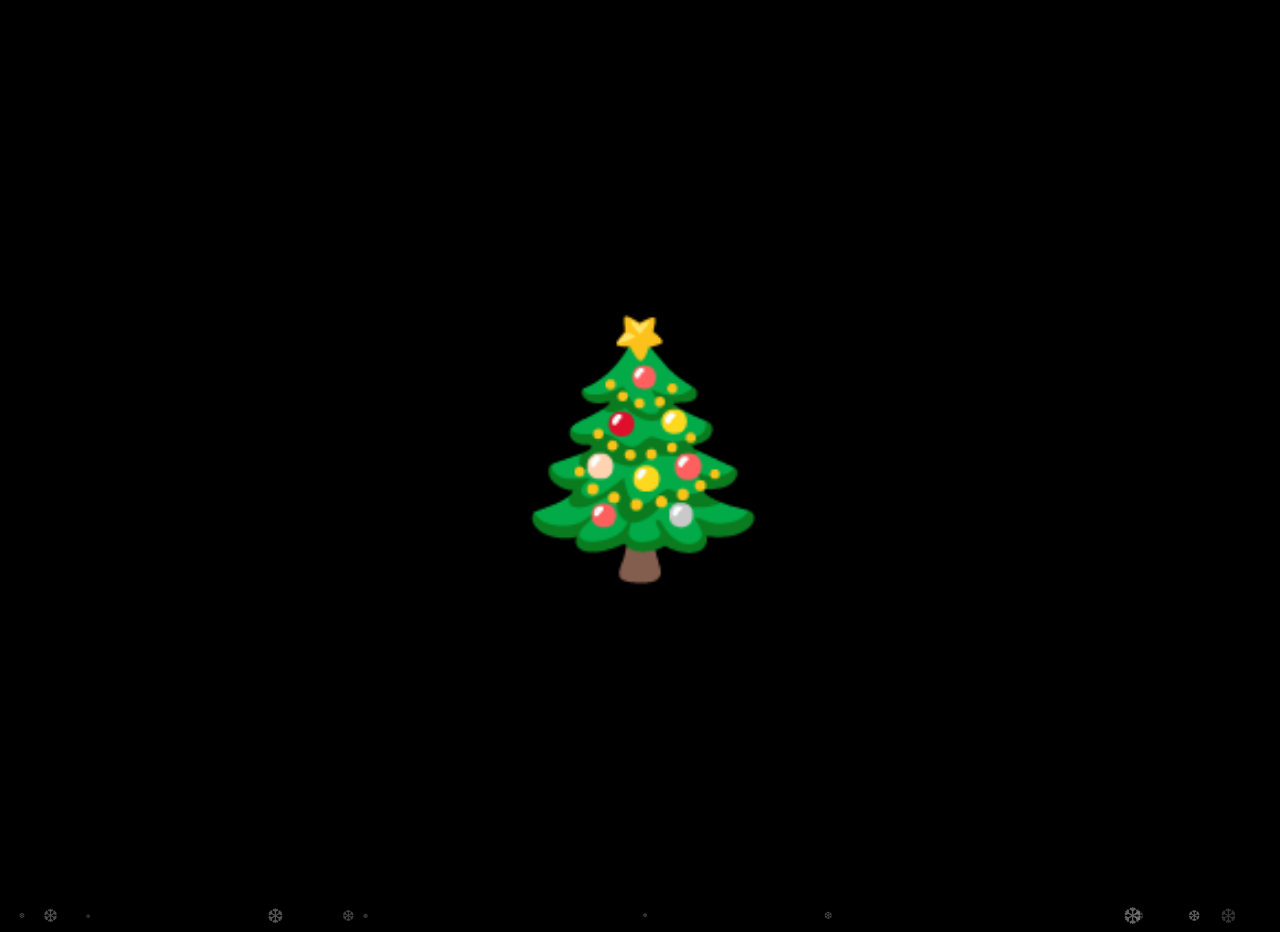
<file: Christmas-line.html>
<!--
 * @Author: Tina Huang
 * @Date: 2022-12-09 21:29:19
 * @LastEditors: Tina Huang
 * @LastEditTime: 2022-12-10 15:35:42
 * @Description: 
-->
<!DOCTYPE html>
<html lang="en">
  <head>
    <meta charset="UTF-8" />
    <title>Merry Christmas</title>
    <style>
      body {
        background-color: #000;
        overflow: hidden;
        display: flex;
        align-items: center;
        justify-content: space-around;
      }

      body,
      html {
        height: 100%;
        width: 100%;
        margin: 0;
        padding: 0;
      }

      svg {
        width: 90%;
        height: 90%;
        visibility: hidden;
      }

      .sparkle {
        /* mix-blend-mode:luminosity */
      }

      body {
        margin: 0;

        text-align: center;
        padding: 0;

        line-height: 2em;

        font-family: "Times New Roman", Times, serif;

        color: #000000;
      }

      #header {
        /* position: absolute; */
            text-align: center;
            color: #C89568;
            font-family: Times New Roman;
            font-size: 35px;
            min-width: 400px;
            max-height: 100vh;
      }
      .header-item {
        opacity: 0;
        transition: all .5s ease-in-out;
        line-height: 1.5;
        margin: 0;
      }
      .header-item.show {
        opacity: 1;
      }
      #treeStarOutline {
        opacity: 0;
      }
      #mask {
        position: absolute;
        background-color: #000;
        width: 100%;
        height: 100%;
        font-size: 15rem;
        animation: shack 0.4s ease-in-out infinite;
        display: flex;
        align-items: center;
        justify-content: center;
        cursor: pointer;
        /* display: none; */
      }

      @keyframes shack {
        0% {
          transform: rotate(0);
        }
        25% {
          transform: rotate(-10deg);
        }
        50% {
          transform: rotate(0);
        }
        75% {
          transform: rotate(10deg);
        }
        100% {
          transform: rotate(0);
        }
      }
      #stars {
        position: absolute;
        width: 100%;
        height: 100%;
        z-index: -1;
      }
    </style>
  </head>
  <body>
    <div id="mask">🎄</div>
    <canvas id="stars"></canvas>
    <div class="main">
    <!-- partial:index.partial.html -->
    <svg
      class="mainSVG"
      xmlns="http://www.w3.org/2000/svg"
      xmlns:xlink="http://www.w3.org/1999/xlink"
      viewBox="0 0 800 600"
    >
      <defs>
        <circle id="circ" class="particle" cx="0" cy="0" r="1" />
        <polygon
          id="star"
          class="particle"
          points="4.55,0 5.95,2.85 9.1,3.3 6.82,5.52 7.36,8.65 4.55,7.17 1.74,8.65 2.27,5.52 0,3.3 3.14,2.85 "
        />
        <polygon
          id="cross"
          class="particle"
          points="4,3.5 2.5,2 4,0.5 3.5,0 2,1.5 0.5,0 0,0.5 1.5,2 0,3.5 0.5,4 2,2.5 3.5,4 "
        />
        <path
          id="heart"
          class="particle"
          d="M2.9,0C2.53,0,2.2,0.18,2,0.47C1.8,0.18,1.47,0,1.1,0C0.49,0,0,0.49,0,1.1
	C0,2.6,1.56,4,2,4s2-1.4,2-2.9C4,0.49,3.51,0,2.9,0z"
        />

        <radialGradient
          id="grad"
          cx="3"
          cy="3"
          r="6"
          gradientUnits="userSpaceOnUse"
        >
          <stop offset="0" style="stop-color: red" />
          <stop offset="0.4" style="stop-color: #334673" />
          <stop offset="0.6" style="stop-color: hsl(37, 53%, 85%)" />
          <stop offset="0.9" style="stop-color: #fee8c7" />
          <stop offset="1" style="stop-color: red" />
        </radialGradient>
        <radialGradient
          id="dotGrad"
          cx="0"
          cy="0"
          r="50"
          gradientUnits="userSpaceOnUse"
        >
          <stop offset="0" style="stop-color: #ffffff; stop-opacity: 1" />
          <stop offset="0.1" style="stop-color: #0867c7; stop-opacity: 0.6" />
          <stop offset="1" style="stop-color: #081029; stop-opacity: 0" />
        </radialGradient>

        <mask id="treePathMask">
          <path
            class="treePathMask"
            fill="none"
            stroke-width="18"
            stroke="#FFF"
            d="M252.9,447.9c0,0-30.8-21.6,33.9-44.7c64.7-23.1,46.2-37,33.9-41.6
    c-12.3-4.6-59.3-11.6-42.4-28.5s114-52.4,81.7-66.2c-32.4-13.9-58.5-10.8-35.4-29.3s66.2-101.7,70.9-115.6
    c4.4-13.2,16.9-18.5,24.7,0c7.7,18.5,44.7,100.1,67.8,115.6c23.1,15.4-10.8,21.6-26.2,24.7c-15.4,3.1-20,33.9,33.9,49.3
    c53.9,15.4,47.8,40.1,27.7,44.7c-20,4.6-63.2,4.6-27.7,32.4s98.6,21.6,61.6,60.1"
          />
        </mask>
        <mask id="treeBottomMask">
          <path
            class="treeBottomMask"
            stroke="#FFF"
            stroke-width="8"
            d="M207.5,484.1c0,0,58.5-43.1,211.1-3.1s191-16.9,191-16.9"
          />
        </mask>
        <mask id="treePotMask">
          <path
            class="treePotMask"
            stroke="#FFF"
            stroke-width="8"
            d="M374.3,502.5c0,0-4.6,20,7.7,29.3c12.3,9.2,40.1,7.7,50.8,0s10.8-23.1,10.8-29.3"
          />
        </mask>

        <filter id="glow" x="-150%" y="-150%" width="280%" height="280%">
          <feOffset result="offOut" in="SourceGraphic" dx="0" dy="0" />
          <feGaussianBlur in="offOut" stdDeviation="16" result="blur" />

          <feComponentTransfer>
            <feFuncR type="discrete" tableValues="0.8" />
            <feFuncG type="discrete" tableValues="0.3" />
            <feFuncB type="discrete" tableValues="0.2" />
            <!--<feFuncA type="linear" slope="1" intercept="0" />-->
          </feComponentTransfer>

          <feComposite in="SourceGraphic" operator="over" />
        </filter>
      </defs>
      <g class="whole">
        <g class="pContainer"></g>

        <g class="tree" mask="url(#treePathMask)">
          <path
            d="M252.95,447.85a20.43,20.43,0,0,1-5.64-6.24,14,14,0,0,1-1.91-8.22,16.93,16.93,0,0,1,3.06-8,33.16,33.16,0,0,1,5.79-6.28A74.78,74.78,0,0,1,268.54,410a163.48,163.48,0,0,1,15.52-6.84c10.54-3.93,21-8.07,30.72-13.46a80.83,80.83,0,0,0,7-4.37,37.51,37.51,0,0,0,6.13-5.24c1.75-1.92,3.14-4.18,3.25-6.35s-1.12-4.18-3-5.81a25,25,0,0,0-6.72-3.91,61.25,61.25,0,0,0-7.8-2.42c-5.41-1.4-10.91-2.72-16.38-4.32a84.17,84.17,0,0,1-16.2-6.19,28.26,28.26,0,0,1-3.86-2.5,15.06,15.06,0,0,1-3.44-3.63,9,9,0,0,1-1.51-5.47,10.22,10.22,0,0,1,.61-2.78,12.88,12.88,0,0,1,1.2-2.34,26.73,26.73,0,0,1,6.58-6.56c2.35-1.76,4.76-3.33,7.19-4.84,4.87-3,9.82-5.75,14.77-8.46,9.91-5.4,19.88-10.59,29.63-16.08,4.87-2.75,9.68-5.56,14.33-8.56A81.88,81.88,0,0,0,359.45,280a23,23,0,0,0,2.41-2.79,8.36,8.36,0,0,0,1.35-2.65,2.13,2.13,0,0,0-.17-1.7,5.53,5.53,0,0,0-1.88-1.77,13.15,13.15,0,0,0-1.49-.83c-.52-.26-1.1-.49-1.76-.77-1.27-.53-2.55-1-3.83-1.53q-3.86-1.48-7.8-2.77c-5.26-1.74-10.6-3.23-16-4.79-2.72-.79-5.47-1.58-8.29-2.61a31.74,31.74,0,0,1-4.33-1.92,14.39,14.39,0,0,1-2.29-1.53,8.74,8.74,0,0,1-2.22-2.66,7.2,7.2,0,0,1-.78-4,9.09,9.09,0,0,1,1-3.24,18.93,18.93,0,0,1,3-4.21,44.88,44.88,0,0,1,3.29-3.19c.56-.5,1.12-1,1.68-1.45l1.61-1.33a84,84,0,0,0,10.88-11.88,326.2,326.2,0,0,0,18.79-27.53c5.88-9.5,11.48-19.19,16.89-29S380.1,146.16,385,136.13c1.22-2.51,2.42-5,3.57-7.54s2.29-5.09,3.14-7.45l.36-1c.14-.38.26-.75.42-1.12.29-.75.64-1.48,1-2.21a25.51,25.51,0,0,1,2.65-4.21,19.15,19.15,0,0,1,3.76-3.69,13.74,13.74,0,0,1,5.24-2.42,12.11,12.11,0,0,1,6.12.25,14.59,14.59,0,0,1,5,2.79,20.59,20.59,0,0,1,3.47,3.79,30.33,30.33,0,0,1,2.5,4.1c.35.7.7,1.39,1,2.1l.46,1.05.4,1,1.64,3.84,3.39,7.67q6.88,15.32,14.36,30.37c5,10,10.18,19.94,15.69,29.65a274.94,274.94,0,0,0,17.9,28A73.36,73.36,0,0,0,487.74,233c.49.4,1,.8,1.48,1.15l1.7,1.19a35,35,0,0,1,3.66,3,17.84,17.84,0,0,1,3.32,4.08,10.83,10.83,0,0,1,1.14,2.94,8.54,8.54,0,0,1,0,3.54,10.27,10.27,0,0,1-3.22,5.39,20.71,20.71,0,0,1-4.15,2.91,49,49,0,0,1-8.4,3.46,154,154,0,0,1-16.77,4.09l-4.15.81a9.18,9.18,0,0,0-2.87,1.08,9.51,9.51,0,0,0-4,4.7,12.55,12.55,0,0,0-.67,6.58,19.5,19.5,0,0,0,2.46,6.74A37.19,37.19,0,0,0,468,295.75a75,75,0,0,0,14.14,7.86,129.67,129.67,0,0,0,15.58,5.49A141.4,141.4,0,0,1,513.88,315a75,75,0,0,1,15.19,8.65,37.29,37.29,0,0,1,6.55,6.24,21.05,21.05,0,0,1,4.31,8.49,14.43,14.43,0,0,1-1.24,9.88,18.08,18.08,0,0,1-6.66,6.94,26.74,26.74,0,0,1-8.56,3.33c-2.84.61-5.65,1.06-8.44,1.49-5.58.86-11.13,1.61-16.52,2.77a53.48,53.48,0,0,0-7.81,2.22c-2.43.94-4.81,2.22-6,3.93a4.34,4.34,0,0,0-.77,2.82,8.45,8.45,0,0,0,1,3.29,28,28,0,0,0,4.82,6.25,80.74,80.74,0,0,0,12.81,10.4c9.29,6,19.72,10.29,30.24,14.17,5.27,1.95,10.59,3.79,15.85,5.86,2.63,1,5.24,2.14,7.79,3.39a37.94,37.94,0,0,1,7.28,4.51,11.9,11.9,0,0,1,3.63,15.57,34.68,34.68,0,0,1-4.53,7.16,77.45,77.45,0,0,1-5.64,6.29,77.31,77.31,0,0,0,5.41-6.46,34.27,34.27,0,0,0,4.22-7.21,12.64,12.64,0,0,0,.88-8,12.44,12.44,0,0,0-4.71-6.43,37.71,37.71,0,0,0-7.15-4.16c-2.53-1.16-5.13-2.18-7.76-3.14-5.26-1.91-10.62-3.62-16-5.44-10.65-3.63-21.34-7.64-31.11-13.64a83.84,83.84,0,0,1-13.61-10.49,31.27,31.27,0,0,1-5.6-6.94,12,12,0,0,1-1.55-4.68,8.17,8.17,0,0,1,.19-2.7,8.56,8.56,0,0,1,1.09-2.5,12.1,12.1,0,0,1,3.6-3.44,24.27,24.27,0,0,1,4.08-2.08,57.3,57.3,0,0,1,8.36-2.56c5.59-1.31,11.19-2.17,16.71-3.12,2.76-.48,5.5-1,8.15-1.59a22.1,22.1,0,0,0,7-2.87,13.3,13.3,0,0,0,4.82-5.15,9.42,9.42,0,0,0,.69-6.53,16,16,0,0,0-3.42-6.33,33.25,33.25,0,0,0-5.73-5.27,69.74,69.74,0,0,0-14.19-7.8,135.81,135.81,0,0,0-15.61-5.42,135.53,135.53,0,0,1-16.3-5.51,81,81,0,0,1-15.41-8.31,43.39,43.39,0,0,1-12.6-13,25.53,25.53,0,0,1-3.34-9,19.13,19.13,0,0,1,1-10,16.17,16.17,0,0,1,6.69-8,15.88,15.88,0,0,1,5-1.93l4.13-.84a147.75,147.75,0,0,0,16-4,42.41,42.41,0,0,0,7.17-3,14,14,0,0,0,2.74-1.92,3.42,3.42,0,0,0,1.12-1.68,2.41,2.41,0,0,0-.43-1.61,11.07,11.07,0,0,0-2-2.4,28,28,0,0,0-2.92-2.31l-1.76-1.22c-.65-.46-1.26-.94-1.86-1.43a59,59,0,0,1-6.43-6.27c-2-2.19-3.79-4.44-5.54-6.74a267,267,0,0,1-18.55-28.74c-5.63-9.85-10.89-19.86-16-30s-9.91-20.31-14.57-30.61l-3.45-7.76L417,124.48l-.42-1-.39-.88c-.25-.59-.54-1.15-.82-1.71a22.74,22.74,0,0,0-1.89-3.09,13,13,0,0,0-2.2-2.42,7,7,0,0,0-2.31-1.33,4.49,4.49,0,0,0-2.22-.09,8.55,8.55,0,0,0-4.59,3.32,17.85,17.85,0,0,0-1.84,2.92c-.26.54-.51,1.07-.73,1.64-.12.27-.22.56-.32.85l-.35,1c-1.06,2.93-2.23,5.47-3.42,8.1s-2.42,5.16-3.67,7.7c-5,10.18-10.29,20.16-15.77,30.05s-11.17,19.66-17.16,29.28a310.2,310.2,0,0,1-19.39,28.11,90.46,90.46,0,0,1-12,12.85l-1.65,1.35c-.52.43-1,.85-1.53,1.29a38,38,0,0,0-2.79,2.65,12.42,12.42,0,0,0-1.94,2.57,2.33,2.33,0,0,0-.28.76c0,.11,0,0,0,.09a4.57,4.57,0,0,0,1.7,1.35,25.15,25.15,0,0,0,3.36,1.51c2.46.92,5.11,1.72,7.79,2.52,5.36,1.58,10.84,3.16,16.25,5q4.06,1.37,8.08,2.94c1.34.53,2.67,1.07,4,1.63.64.27,1.36.57,2.1.94a19.66,19.66,0,0,1,2.18,1.24,11.85,11.85,0,0,1,4,4.13,8.64,8.64,0,0,1,1,3.24,9.11,9.11,0,0,1-.27,3.23,14.48,14.48,0,0,1-2.42,4.85,29.32,29.32,0,0,1-3.14,3.56,87.46,87.46,0,0,1-14,10.47c-4.85,3-9.79,5.84-14.76,8.55-9.94,5.42-20,10.49-29.91,15.72-5,2.62-9.88,5.28-14.63,8.12-2.37,1.42-4.7,2.89-6.88,4.46a22.06,22.06,0,0,0-5.45,5.14,8,8,0,0,0-.76,1.39,5.36,5.36,0,0,0-.33,1.32,4.1,4.1,0,0,0,.69,2.53,15.62,15.62,0,0,0,5.49,4.62A80.14,80.14,0,0,0,298.56,353c5.31,1.66,10.73,3.06,16.18,4.58a64.81,64.81,0,0,1,8.26,2.74,27.74,27.74,0,0,1,7.69,4.74,13.65,13.65,0,0,1,3,3.81,9.27,9.27,0,0,1,1,5,11.14,11.14,0,0,1-1.54,4.7,19.09,19.09,0,0,1-2.8,3.67,40.6,40.6,0,0,1-6.81,5.54,83.78,83.78,0,0,1-7.41,4.35c-10.11,5.26-20.76,9.16-31.39,12.82a161.69,161.69,0,0,0-15.52,6.37A74.57,74.57,0,0,0,255,420a32.17,32.17,0,0,0-5.82,5.89,16.21,16.21,0,0,0-3.19,7.52,13.61,13.61,0,0,0,1.59,8A20.29,20.29,0,0,0,252.95,447.85Z"
            fill="#cb9866"
          />
          <path
            d="M207.5,484.06c7.05-5.11,15.14-8.66,23.34-11.63a177.13,177.13,0,0,1,25.29-6.88,263.65,263.65,0,0,1,52.22-4.49h3.28l3.28.09,6.56.19,6.55.39c2.18.13,4.37.26,6.54.48,4.35.39,8.71.74,13,1.28l6.51.75,6.49.91c17.3,2.5,34.41,6,51.36,10.19l12.62,3.2c4.18,1,8.34,2.18,12.55,3.06,8.38,2,16.82,3.63,25.29,5.13a353.5,353.5,0,0,0,51.17,5.47c17.11.32,34.36-.66,51-4.7a118.55,118.55,0,0,0,24.21-8.47,84.82,84.82,0,0,0,11.11-6.49,47.55,47.55,0,0,0,9.69-8.53,48.1,48.1,0,0,1-9,9.45,85.1,85.1,0,0,1-10.81,7.45,116.56,116.56,0,0,1-24.23,10.24,165.66,165.66,0,0,1-25.79,5.35,232.1,232.1,0,0,1-26.27,1.71c-8.77,0-17.55-.24-26.26-1.09-2.18-.2-4.37-.35-6.54-.6l-6.52-.78c-4.36-.46-8.67-1.19-13-1.82-8.64-1.37-17.22-3.09-25.74-5-4.28-.87-8.5-2-12.75-3l-12.62-3.11q-25.06-6.37-50.58-10.47a426.37,426.37,0,0,0-51.3-5.3c-8.59-.42-17.19-.29-25.78,0a240.1,240.1,0,0,0-25.68,2.24,186.57,186.57,0,0,0-25.27,5.19c-4.15,1.16-8.26,2.49-12.28,4.05-2,.79-4,1.6-6,2.52A50.82,50.82,0,0,0,207.5,484.06Z"
            fill="#cb9866"
          />
          <path
            d="M374.32,502.55a48.15,48.15,0,0,0,1.24,14.35c1.15,4.52,3.29,8.64,6.49,11.35a18.5,18.5,0,0,0,5.51,3.14,39.06,39.06,0,0,0,6.41,1.82,65.78,65.78,0,0,0,13.68,1.12,72.9,72.9,0,0,0,13.72-1.44,44.51,44.51,0,0,0,6.46-1.85,17.75,17.75,0,0,0,5.51-3.15,25.45,25.45,0,0,0,7.24-11.17,52,52,0,0,0,1.9-6.91c.48-2.37.83-4.8,1.18-7.25a55.16,55.16,0,0,1,.64,7.42,40.11,40.11,0,0,1-.52,7.56,31.23,31.23,0,0,1-2.19,7.5,24.37,24.37,0,0,1-4.46,6.79,25.16,25.16,0,0,1-6.61,5,39.72,39.72,0,0,1-7.4,3A58.55,58.55,0,0,1,407.75,542a55,55,0,0,1-15.47-1.9,36.65,36.65,0,0,1-7.46-3,25.3,25.3,0,0,1-6.6-5,19.63,19.63,0,0,1-2.5-3.34,21.72,21.72,0,0,1-1.79-3.67,27.66,27.66,0,0,1-1.65-7.7,38.16,38.16,0,0,1,2-14.87Z"
            fill="#cb9866"
          />
        </g>
        <path
          class="treeBottomPath"
          stroke="none"
          fill="none"
          stroke-width="8"
          d="M207.5,484.1c0,0,58.5-43.1,211.1-3.1s191-16.9,191-16.9"
        />
        <path
          class="treePath"
          fill="none"
          stroke="none"
          stroke-miterlimit="10"
          d="M252.95,447.85s-30.81-21.57,33.89-44.68,46.22-37,33.89-41.6-59.32-11.56-42.37-28.5,114-52.38,81.66-66.25S301.48,256,324.59,237.55,390.84,135.87,395.46,122c4.41-13.24,16.95-18.49,24.65,0s44.68,100.14,67.79,115.55-10.78,21.57-26.19,24.65-20,33.89,33.89,49.3,47.76,40.06,27.73,44.68-63.17,4.62-27.73,32.35,98.6,21.57,61.63,60.09"
        />
        <path
          class="treeBottom"
          mask="url(#treeBottomMask)"
          d="M207.5,484.06c7.05-5.11,15.14-8.66,23.34-11.63a177.13,177.13,0,0,1,25.29-6.88,263.65,263.65,0,0,1,52.22-4.49h3.28l3.28.09,6.56.19,6.55.39c2.18.13,4.37.26,6.54.48,4.35.39,8.71.74,13,1.28l6.51.75,6.49.91c17.3,2.5,34.41,6,51.36,10.19l12.62,3.2c4.18,1,8.34,2.18,12.55,3.06,8.38,2,16.82,3.63,25.29,5.13a353.5,353.5,0,0,0,51.17,5.47c17.11.32,34.36-.66,51-4.7a118.55,118.55,0,0,0,24.21-8.47,84.82,84.82,0,0,0,11.11-6.49,47.55,47.55,0,0,0,9.69-8.53,48.1,48.1,0,0,1-9,9.45,85.1,85.1,0,0,1-10.81,7.45,116.56,116.56,0,0,1-24.23,10.24,165.66,165.66,0,0,1-25.79,5.35,232.1,232.1,0,0,1-26.27,1.71c-8.77,0-17.55-.24-26.26-1.09-2.18-.2-4.37-.35-6.54-.6l-6.52-.78c-4.36-.46-8.67-1.19-13-1.82-8.64-1.37-17.22-3.09-25.74-5-4.28-.87-8.5-2-12.75-3l-12.62-3.11q-25.06-6.37-50.58-10.47a426.37,426.37,0,0,0-51.3-5.3c-8.59-.42-17.19-.29-25.78,0a240.1,240.1,0,0,0-25.68,2.24,186.57,186.57,0,0,0-25.27,5.19c-4.15,1.16-8.26,2.49-12.28,4.05-2,.79-4,1.6-6,2.52A50.82,50.82,0,0,0,207.5,484.06Z"
          fill="#cb9866"
        />
        <path
          class="treePot"
          mask="url(#treePotMask)"
          d="M374.32,502.55a48.15,48.15,0,0,0,1.24,14.35c1.15,4.52,3.29,8.64,6.49,11.35a18.5,18.5,0,0,0,5.51,3.14,39.06,39.06,0,0,0,6.41,1.82,65.78,65.78,0,0,0,13.68,1.12,72.9,72.9,0,0,0,13.72-1.44,44.51,44.51,0,0,0,6.46-1.85,17.75,17.75,0,0,0,5.51-3.15,25.45,25.45,0,0,0,7.24-11.17,52,52,0,0,0,1.9-6.91c.48-2.37.83-4.8,1.18-7.25a55.16,55.16,0,0,1,.64,7.42,40.11,40.11,0,0,1-.52,7.56,31.23,31.23,0,0,1-2.19,7.5,24.37,24.37,0,0,1-4.46,6.79,25.16,25.16,0,0,1-6.61,5,39.72,39.72,0,0,1-7.4,3A58.55,58.55,0,0,1,407.75,542a55,55,0,0,1-15.47-1.9,36.65,36.65,0,0,1-7.46-3,25.3,25.3,0,0,1-6.6-5,19.63,19.63,0,0,1-2.5-3.34,21.72,21.72,0,0,1-1.79-3.67,27.66,27.66,0,0,1-1.65-7.7,38.16,38.16,0,0,1,2-14.87Z"
          fill="#cb9866"
        />
        <g class="treeStar">
          <path
            class="treeStarOutline"
            id="treeStarOutline"
            opacity="0"
            d="M421,53.27c5,.83,10.08,1.52,15.15,2.13l3.8.45,1.9.21c.33,0,.6.06,1,.12a2.41,2.41,0,0,1,1.27.66,2.52,2.52,0,0,1,.56,2.76,3.42,3.42,0,0,1-.78,1.07l-.66.69-2.65,2.77c-1.78,1.83-3.54,3.68-5.35,5.48l-2.7,2.71L429.81,75l-.69.67-.34.33,0,0h0a.14.14,0,0,0,0-.08s0-.07,0,0l0,.24.07.47.57,3.78c.4,2.52.71,5,1.06,7.57l.94,7.59.22,1.9c0,.06,0,.19,0,.34a2.21,2.21,0,0,1,0,.43,2.72,2.72,0,0,1-.21.84,2.85,2.85,0,0,1-2.65,1.75,2.57,2.57,0,0,1-.82-.14,3.12,3.12,0,0,1-.65-.3l-1.64-1-6.58-3.91-6.63-3.81-3.34-1.86-.42-.23-.21-.12-.14-.07a1,1,0,0,0-.59,0,1.15,1.15,0,0,0-.31.12l-.43.22-.85.44c-2.27,1.17-4.54,2.31-6.79,3.52s-4.51,2.38-6.74,3.61l-3.36,1.83-.84.46a3.07,3.07,0,0,1-1.28.44,2.68,2.68,0,0,1-2.84-3l.15-1,.29-1.89.57-3.78,1.18-7.56,1.24-7.52a.13.13,0,0,0,0,.08l0,0-.1-.09-.17-.17-1.37-1.34-2.73-2.68-10.93-10.7-.34-.33a4,4,0,0,1-.64-.84,3.63,3.63,0,0,1-.43-2.12,3.68,3.68,0,0,1,2.64-3.17l.52-.11.25,0,.47-.06.95-.12,1.9-.25,7.58-1,7.6-.9,1.9-.23.95-.11c.24,0,.11,0,.09,0l-.09.05-.07.08,0,0,.09-.16.46-.84.91-1.68c2.41-4.5,4.95-8.92,7.51-13.34l1-1.66.48-.83.24-.41.13-.23a3.49,3.49,0,0,1,.22-.33,2.66,2.66,0,0,1,2.83-.9,2.52,2.52,0,0,1,1.26.84,2.85,2.85,0,0,1,.37.62l.18.44q1.45,3.54,3,7.06c1,2.36,2,4.68,3.06,7,.51,1.17,1.06,2.32,1.59,3.48l.8,1.74a2.12,2.12,0,0,0,.45.75A1.42,1.42,0,0,0,421,53.27Zm-.06.39a1.82,1.82,0,0,1-1-.46,2.52,2.52,0,0,1-.56-.86l-.84-1.72c-.56-1.14-1.11-2.3-1.69-3.43-1.17-2.27-2.29-4.56-3.5-6.81s-2.39-4.51-3.6-6.76l-.23-.42a.8.8,0,0,0-.14-.18.58.58,0,0,0-.33-.15.56.56,0,0,0-.57.28L407,36.48c-2.09,4.66-4.2,9.31-6.45,13.88l-.83,1.72-.42.86-.13.27a3.57,3.57,0,0,1-2,1.67,4.26,4.26,0,0,1-.84.18l-.95.13-1.89.27L386,56.53l-7.58,1-3.49.44a.45.45,0,0,0,.34-.4.51.51,0,0,0-.07-.28s-.06-.08-.07-.08l.33.34,10.65,11,2.66,2.75,1.33,1.37.4.42a3.41,3.41,0,0,1,.53.84,3.36,3.36,0,0,1,.24,1.95c-.53,2.56-1,5-1.57,7.52L388,90.85l-.83,3.73-.42,1.87-.2.9a.5.5,0,0,0,0,.3.58.58,0,0,0,.52.37,6.28,6.28,0,0,0,1.38-.58l3.46-1.62q3.47-1.61,6.9-3.3c2.3-1.1,4.57-2.26,6.85-3.39l.86-.43.43-.21a2.55,2.55,0,0,1,.57-.22,2.21,2.21,0,0,1,1.29.08l.29.13.21.11.42.23,3.37,1.81,6.8,3.51,6.85,3.41,1.71.85c.19.09.15.07.22.08a.25.25,0,0,0,.12,0,.42.42,0,0,0,.21-.1.33.33,0,0,0,.1-.19.2.2,0,0,0,0-.09.1.1,0,0,0,0,0l0-.13L428.74,96l-1.42-7.52c-.43-2.51-.9-5-1.29-7.54l-.6-3.78-.08-.47,0-.24a3.75,3.75,0,0,1,0-.45,3.37,3.37,0,0,1,.52-1.9,3.33,3.33,0,0,1,.3-.4,3.73,3.73,0,0,1,.3-.3l.35-.32.7-.65,2.81-2.59,2.86-2.54c1.9-1.71,3.84-3.36,5.77-5l2.91-2.49a12.91,12.91,0,0,0,1.15-1,.7.7,0,0,0-.06-.79.73.73,0,0,0-.37-.26c-.23-.06-.6-.13-.89-.2l-1.87-.4L436,56.39C431,55.39,426,54.45,420.95,53.66Z"
            fill="#FFFCF9"
          />
          <path
            d="M408.12,83.45l-17.78,8.94,3.72-19.55-14-14.15,19.74-2.5,9.13-17.68,8.48,18L437,59.73l-14.5,13.63,3,19.67Z"
            fill="#C89568"
          />
        </g>
        <circle class="sparkle" fill="url(#dotGrad)" cx="0" cy="0" r="50" />
      </g>
    </svg>
    <h1 id="header"></h1>
  </div>
    <!-- partial -->
    <script>
      /*!
 * GSAP 3.11.3
 * https://greensock.com
 * 
 * @license Copyright 2022, GreenSock. All rights reserved.
 * Subject to the terms at https://greensock.com/standard-license or for Club GreenSock members, the agreement issued with that membership.
 * @author: Jack Doyle, jack@greensock.com
 */

!function(t,e){"object"==typeof exports&&"undefined"!=typeof module?e(exports):"function"==typeof define&&define.amd?define(["exports"],e):e((t=t||self).window=t.window||{})}(this,function(e){"use strict";function _inheritsLoose(t,e){t.prototype=Object.create(e.prototype),(t.prototype.constructor=t).__proto__=e}function _assertThisInitialized(t){if(void 0===t)throw new ReferenceError("this hasn't been initialised - super() hasn't been called");return t}function r(t){return"string"==typeof t}function s(t){return"function"==typeof t}function t(t){return"number"==typeof t}function u(t){return void 0===t}function v(t){return"object"==typeof t}function w(t){return!1!==t}function x(){return"undefined"!=typeof window}function y(t){return s(t)||r(t)}function P(t){return(i=yt(t,ot))&&Ce}function Q(t,e){return console.warn("Invalid property",t,"set to",e,"Missing plugin? gsap.registerPlugin()")}function R(t,e){return!e&&console.warn(t)}function S(t,e){return t&&(ot[t]=e)&&i&&(i[t]=e)||ot}function T(){return 0}function ea(t){var e,r,i=t[0];if(v(i)||s(i)||(t=[t]),!(e=(i._gsap||{}).harness)){for(r=gt.length;r--&&!gt[r].targetTest(i););e=gt[r]}for(r=t.length;r--;)t[r]&&(t[r]._gsap||(t[r]._gsap=new jt(t[r],e)))||t.splice(r,1);return t}function fa(t){return t._gsap||ea(Ot(t))[0]._gsap}function ga(t,e,r){return(r=t[e])&&s(r)?t[e]():u(r)&&t.getAttribute&&t.getAttribute(e)||r}function ha(t,e){return(t=t.split(",")).forEach(e)||t}function ia(t){return Math.round(1e5*t)/1e5||0}function ja(t){return Math.round(1e7*t)/1e7||0}function ka(t,e){var r=e.charAt(0),i=parseFloat(e.substr(2));return t=parseFloat(t),"+"===r?t+i:"-"===r?t-i:"*"===r?t*i:t/i}function la(t,e){for(var r=e.length,i=0;t.indexOf(e[i])<0&&++i<r;);return i<r}function ma(){var t,e,r=ct.length,i=ct.slice(0);for(dt={},t=ct.length=0;t<r;t++)(e=i[t])&&e._lazy&&(e.render(e._lazy[0],e._lazy[1],!0)._lazy=0)}function na(t,e,r,i){ct.length&&ma(),t.render(e,r,i||B&&e<0&&(t._initted||t._startAt)),ct.length&&ma()}function oa(t){var e=parseFloat(t);return(e||0===e)&&(t+"").match(at).length<2?e:r(t)?t.trim():t}function pa(t){return t}function qa(t,e){for(var r in e)r in t||(t[r]=e[r]);return t}function ta(t,e){for(var r in e)"__proto__"!==r&&"constructor"!==r&&"prototype"!==r&&(t[r]=v(e[r])?ta(t[r]||(t[r]={}),e[r]):e[r]);return t}function ua(t,e){var r,i={};for(r in t)r in e||(i[r]=t[r]);return i}function va(t){var e=t.parent||L,r=t.keyframes?function _setKeyframeDefaults(i){return function(t,e){for(var r in e)r in t||"duration"===r&&i||"ease"===r||(t[r]=e[r])}}($(t.keyframes)):qa;if(w(t.inherit))for(;e;)r(t,e.vars.defaults),e=e.parent||e._dp;return t}function xa(t,e,r,i,n){void 0===r&&(r="_first"),void 0===i&&(i="_last");var a,s=t[i];if(n)for(a=e[n];s&&s[n]>a;)s=s._prev;return s?(e._next=s._next,s._next=e):(e._next=t[r],t[r]=e),e._next?e._next._prev=e:t[i]=e,e._prev=s,e.parent=e._dp=t,e}function ya(t,e,r,i){void 0===r&&(r="_first"),void 0===i&&(i="_last");var n=e._prev,a=e._next;n?n._next=a:t[r]===e&&(t[r]=a),a?a._prev=n:t[i]===e&&(t[i]=n),e._next=e._prev=e.parent=null}function za(t,e){!t.parent||e&&!t.parent.autoRemoveChildren||t.parent.remove(t),t._act=0}function Aa(t,e){if(t&&(!e||e._end>t._dur||e._start<0))for(var r=t;r;)r._dirty=1,r=r.parent;return t}function Ca(t,e,r,i){return t._startAt&&(B?t._startAt.revert(ht):t.vars.immediateRender&&!t.vars.autoRevert||t._startAt.render(e,!0,i))}function Ea(t){return t._repeat?Tt(t._tTime,t=t.duration()+t._rDelay)*t:0}function Ga(t,e){return(t-e._start)*e._ts+(0<=e._ts?0:e._dirty?e.totalDuration():e._tDur)}function Ha(t){return t._end=ja(t._start+(t._tDur/Math.abs(t._ts||t._rts||V)||0))}function Ia(t,e){var r=t._dp;return r&&r.smoothChildTiming&&t._ts&&(t._start=ja(r._time-(0<t._ts?e/t._ts:((t._dirty?t.totalDuration():t._tDur)-e)/-t._ts)),Ha(t),r._dirty||Aa(r,t)),t}function Ja(t,e){var r;if((e._time||e._initted&&!e._dur)&&(r=Ga(t.rawTime(),e),(!e._dur||kt(0,e.totalDuration(),r)-e._tTime>V)&&e.render(r,!0)),Aa(t,e)._dp&&t._initted&&t._time>=t._dur&&t._ts){if(t._dur<t.duration())for(r=t;r._dp;)0<=r.rawTime()&&r.totalTime(r._tTime),r=r._dp;t._zTime=-V}}function Ka(e,r,i,n){return r.parent&&za(r),r._start=ja((t(i)?i:i||e!==L?xt(e,i,r):e._time)+r._delay),r._end=ja(r._start+(r.totalDuration()/Math.abs(r.timeScale())||0)),xa(e,r,"_first","_last",e._sort?"_start":0),bt(r)||(e._recent=r),n||Ja(e,r),e._ts<0&&Ia(e,e._tTime),e}function La(t,e){return(ot.ScrollTrigger||Q("scrollTrigger",e))&&ot.ScrollTrigger.create(e,t)}function Ma(t,e,r,i,n){return Ht(t,e,n),t._initted?!r&&t._pt&&!B&&(t._dur&&!1!==t.vars.lazy||!t._dur&&t.vars.lazy)&&f!==Et.frame?(ct.push(t),t._lazy=[n,i],1):void 0:1}function Ra(t,e,r,i){var n=t._repeat,a=ja(e)||0,s=t._tTime/t._tDur;return s&&!i&&(t._time*=a/t._dur),t._dur=a,t._tDur=n?n<0?1e10:ja(a*(n+1)+t._rDelay*n):a,0<s&&!i&&Ia(t,t._tTime=t._tDur*s),t.parent&&Ha(t),r||Aa(t.parent,t),t}function Sa(t){return t instanceof Ut?Aa(t):Ra(t,t._dur)}function Va(e,r,i){var n,a,s=t(r[1]),o=(s?2:1)+(e<2?0:1),u=r[o];if(s&&(u.duration=r[1]),u.parent=i,e){for(n=u,a=i;a&&!("immediateRender"in n);)n=a.vars.defaults||{},a=w(a.vars.inherit)&&a.parent;u.immediateRender=w(n.immediateRender),e<2?u.runBackwards=1:u.startAt=r[o-1]}return new Gt(r[0],u,r[1+o])}function Wa(t,e){return t||0===t?e(t):e}function Ya(t,e){return r(t)&&(e=st.exec(t))?e[1]:""}function _a(t,e){return t&&v(t)&&"length"in t&&(!e&&!t.length||t.length-1 in t&&v(t[0]))&&!t.nodeType&&t!==h}function cb(r){return r=Ot(r)[0]||R("Invalid scope")||{},function(t){var e=r.current||r.nativeElement||r;return Ot(t,e.querySelectorAll?e:e===r?R("Invalid scope")||a.createElement("div"):r)}}function db(t){return t.sort(function(){return.5-Math.random()})}function eb(t){if(s(t))return t;var p=v(t)?t:{each:t},_=Yt(p.ease),m=p.from||0,g=parseFloat(p.base)||0,y={},e=0<m&&m<1,T=isNaN(m)||e,b=p.axis,w=m,x=m;return r(m)?w=x={center:.5,edges:.5,end:1}[m]||0:!e&&T&&(w=m[0],x=m[1]),function(t,e,r){var i,n,a,s,o,u,h,l,f,c=(r||p).length,d=y[c];if(!d){if(!(f="auto"===p.grid?0:(p.grid||[1,U])[1])){for(h=-U;h<(h=r[f++].getBoundingClientRect().left)&&f<c;);f--}for(d=y[c]=[],i=T?Math.min(f,c)*w-.5:m%f,n=f===U?0:T?c*x/f-.5:m/f|0,l=U,u=h=0;u<c;u++)a=u%f-i,s=n-(u/f|0),d[u]=o=b?Math.abs("y"===b?s:a):K(a*a+s*s),h<o&&(h=o),o<l&&(l=o);"random"===m&&db(d),d.max=h-l,d.min=l,d.v=c=(parseFloat(p.amount)||parseFloat(p.each)*(c<f?c-1:b?"y"===b?c/f:f:Math.max(f,c/f))||0)*("edges"===m?-1:1),d.b=c<0?g-c:g,d.u=Ya(p.amount||p.each)||0,_=_&&c<0?Lt(_):_}return c=(d[t]-d.min)/d.max||0,ja(d.b+(_?_(c):c)*d.v)+d.u}}function fb(i){var n=Math.pow(10,((i+"").split(".")[1]||"").length);return function(e){var r=ja(Math.round(parseFloat(e)/i)*i*n);return(r-r%1)/n+(t(e)?0:Ya(e))}}function gb(h,e){var l,f,r=$(h);return!r&&v(h)&&(l=r=h.radius||U,h.values?(h=Ot(h.values),(f=!t(h[0]))&&(l*=l)):h=fb(h.increment)),Wa(e,r?s(h)?function(t){return f=h(t),Math.abs(f-t)<=l?f:t}:function(e){for(var r,i,n=parseFloat(f?e.x:e),a=parseFloat(f?e.y:0),s=U,o=0,u=h.length;u--;)(r=f?(r=h[u].x-n)*r+(i=h[u].y-a)*i:Math.abs(h[u]-n))<s&&(s=r,o=u);return o=!l||s<=l?h[o]:e,f||o===e||t(e)?o:o+Ya(e)}:fb(h))}function hb(t,e,r,i){return Wa($(t)?!e:!0===r?!!(r=0):!i,function(){return $(t)?t[~~(Math.random()*t.length)]:(r=r||1e-5)&&(i=r<1?Math.pow(10,(r+"").length-2):1)&&Math.floor(Math.round((t-r/2+Math.random()*(e-t+.99*r))/r)*r*i)/i})}function lb(e,r,t){return Wa(t,function(t){return e[~~r(t)]})}function ob(t){for(var e,r,i,n,a=0,s="";~(e=t.indexOf("random(",a));)i=t.indexOf(")",e),n="["===t.charAt(e+7),r=t.substr(e+7,i-e-7).match(n?at:tt),s+=t.substr(a,e-a)+hb(n?r:+r[0],n?0:+r[1],+r[2]||1e-5),a=i+1;return s+t.substr(a,t.length-a)}function rb(t,e,r){var i,n,a,s=t.labels,o=U;for(i in s)(n=s[i]-e)<0==!!r&&n&&o>(n=Math.abs(n))&&(a=i,o=n);return a}function tb(t){return za(t),t.scrollTrigger&&t.scrollTrigger.kill(!!B),t.progress()<1&&Ct(t,"onInterrupt"),t}function yb(t,e,r){return(6*(t+=t<0?1:1<t?-1:0)<1?e+(r-e)*t*6:t<.5?r:3*t<2?e+(r-e)*(2/3-t)*6:e)*At+.5|0}function zb(e,r,i){var n,a,s,o,u,h,l,f,c,d,p=e?t(e)?[e>>16,e>>8&At,e&At]:0:St.black;if(!p){if(","===e.substr(-1)&&(e=e.substr(0,e.length-1)),St[e])p=St[e];else if("#"===e.charAt(0)){if(e.length<6&&(e="#"+(n=e.charAt(1))+n+(a=e.charAt(2))+a+(s=e.charAt(3))+s+(5===e.length?e.charAt(4)+e.charAt(4):"")),9===e.length)return[(p=parseInt(e.substr(1,6),16))>>16,p>>8&At,p&At,parseInt(e.substr(7),16)/255];p=[(e=parseInt(e.substr(1),16))>>16,e>>8&At,e&At]}else if("hsl"===e.substr(0,3))if(p=d=e.match(tt),r){if(~e.indexOf("="))return p=e.match(et),i&&p.length<4&&(p[3]=1),p}else o=+p[0]%360/360,u=p[1]/100,n=2*(h=p[2]/100)-(a=h<=.5?h*(u+1):h+u-h*u),3<p.length&&(p[3]*=1),p[0]=yb(o+1/3,n,a),p[1]=yb(o,n,a),p[2]=yb(o-1/3,n,a);else p=e.match(tt)||St.transparent;p=p.map(Number)}return r&&!d&&(n=p[0]/At,a=p[1]/At,s=p[2]/At,h=((l=Math.max(n,a,s))+(f=Math.min(n,a,s)))/2,l===f?o=u=0:(c=l-f,u=.5<h?c/(2-l-f):c/(l+f),o=l===n?(a-s)/c+(a<s?6:0):l===a?(s-n)/c+2:(n-a)/c+4,o*=60),p[0]=~~(o+.5),p[1]=~~(100*u+.5),p[2]=~~(100*h+.5)),i&&p.length<4&&(p[3]=1),p}function Ab(t){var r=[],i=[],n=-1;return t.split(Rt).forEach(function(t){var e=t.match(rt)||[];r.push.apply(r,e),i.push(n+=e.length+1)}),r.c=i,r}function Bb(t,e,r){var i,n,a,s,o="",u=(t+o).match(Rt),h=e?"hsla(":"rgba(",l=0;if(!u)return t;if(u=u.map(function(t){return(t=zb(t,e,1))&&h+(e?t[0]+","+t[1]+"%,"+t[2]+"%,"+t[3]:t.join(","))+")"}),r&&(a=Ab(t),(i=r.c).join(o)!==a.c.join(o)))for(s=(n=t.replace(Rt,"1").split(rt)).length-1;l<s;l++)o+=n[l]+(~i.indexOf(l)?u.shift()||h+"0,0,0,0)":(a.length?a:u.length?u:r).shift());if(!n)for(s=(n=t.split(Rt)).length-1;l<s;l++)o+=n[l]+u[l];return o+n[s]}function Eb(t){var e,r=t.join(" ");if(Rt.lastIndex=0,Rt.test(r))return e=Dt.test(r),t[1]=Bb(t[1],e),t[0]=Bb(t[0],e,Ab(t[1])),!0}function Nb(t){var e=(t+"").split("("),r=Ft[e[0]];return r&&1<e.length&&r.config?r.config.apply(null,~t.indexOf("{")?[function _parseObjectInString(t){for(var e,r,i,n={},a=t.substr(1,t.length-3).split(":"),s=a[0],o=1,u=a.length;o<u;o++)r=a[o],e=o!==u-1?r.lastIndexOf(","):r.length,i=r.substr(0,e),n[s]=isNaN(i)?i.replace(Bt,"").trim():+i,s=r.substr(e+1).trim();return n}(e[1])]:function _valueInParentheses(t){var e=t.indexOf("(")+1,r=t.indexOf(")"),i=t.indexOf("(",e);return t.substring(e,~i&&i<r?t.indexOf(")",r+1):r)}(t).split(",").map(oa)):Ft._CE&&It.test(t)?Ft._CE("",t):r}function Pb(t,e){for(var r,i=t._first;i;)i instanceof Ut?Pb(i,e):!i.vars.yoyoEase||i._yoyo&&i._repeat||i._yoyo===e||(i.timeline?Pb(i.timeline,e):(r=i._ease,i._ease=i._yEase,i._yEase=r,i._yoyo=e)),i=i._next}function Rb(t,e,r,i){void 0===r&&(r=function easeOut(t){return 1-e(1-t)}),void 0===i&&(i=function easeInOut(t){return t<.5?e(2*t)/2:1-e(2*(1-t))/2});var n,a={easeIn:e,easeOut:r,easeInOut:i};return ha(t,function(t){for(var e in Ft[t]=ot[t]=a,Ft[n=t.toLowerCase()]=r,a)Ft[n+("easeIn"===e?".in":"easeOut"===e?".out":".inOut")]=Ft[t+"."+e]=a[e]}),a}function Sb(e){return function(t){return t<.5?(1-e(1-2*t))/2:.5+e(2*(t-.5))/2}}function Tb(r,t,e){function Hm(t){return 1===t?1:i*Math.pow(2,-10*t)*G((t-a)*n)+1}var i=1<=t?t:1,n=(e||(r?.3:.45))/(t<1?t:1),a=n/W*(Math.asin(1/i)||0),s="out"===r?Hm:"in"===r?function(t){return 1-Hm(1-t)}:Sb(Hm);return n=W/n,s.config=function(t,e){return Tb(r,t,e)},s}function Ub(e,r){function Pm(t){return t?--t*t*((r+1)*t+r)+1:0}void 0===r&&(r=1.70158);var t="out"===e?Pm:"in"===e?function(t){return 1-Pm(1-t)}:Sb(Pm);return t.config=function(t){return Ub(e,t)},t}var I,B,l,L,h,n,a,i,o,f,c,d,p,_,m,g,b,k,M,O,C,A,D,E,z,F,Y,N,j={autoSleep:120,force3D:"auto",nullTargetWarn:1,units:{lineHeight:""}},q={duration:.5,overwrite:!1,delay:0},U=1e8,V=1/U,W=2*Math.PI,X=W/4,H=0,K=Math.sqrt,Z=Math.cos,G=Math.sin,J="function"==typeof ArrayBuffer&&ArrayBuffer.isView||function(){},$=Array.isArray,tt=/(?:-?\.?\d|\.)+/gi,et=/[-+=.]*\d+[.e\-+]*\d*[e\-+]*\d*/g,rt=/[-+=.]*\d+[.e-]*\d*[a-z%]*/g,it=/[-+=.]*\d+\.?\d*(?:e-|e\+)?\d*/gi,nt=/[+-]=-?[.\d]+/,at=/[^,'"\[\]\s]+/gi,st=/^[+\-=e\s\d]*\d+[.\d]*([a-z]*|%)\s*$/i,ot={},ut={suppressEvents:!0,isStart:!0,kill:!1},ht={suppressEvents:!0,kill:!1},lt={suppressEvents:!0},ft={},ct=[],dt={},pt={},_t={},mt=30,gt=[],vt="",yt=function _merge(t,e){for(var r in e)t[r]=e[r];return t},Tt=function _animationCycle(t,e){var r=Math.floor(t/=e);return t&&r===t?r-1:r},bt=function _isFromOrFromStart(t){var e=t.data;return"isFromStart"===e||"isStart"===e},wt={_start:0,endTime:T,totalDuration:T},xt=function _parsePosition(t,e,i){var n,a,s,o=t.labels,u=t._recent||wt,h=t.duration()>=U?u.endTime(!1):t._dur;return r(e)&&(isNaN(e)||e in o)?(a=e.charAt(0),s="%"===e.substr(-1),n=e.indexOf("="),"<"===a||">"===a?(0<=n&&(e=e.replace(/=/,"")),("<"===a?u._start:u.endTime(0<=u._repeat))+(parseFloat(e.substr(1))||0)*(s?(n<0?u:i).totalDuration()/100:1)):n<0?(e in o||(o[e]=h),o[e]):(a=parseFloat(e.charAt(n-1)+e.substr(n+1)),s&&i&&(a=a/100*($(i)?i[0]:i).totalDuration()),1<n?_parsePosition(t,e.substr(0,n-1),i)+a:h+a)):null==e?h:+e},kt=function _clamp(t,e,r){return r<t?t:e<r?e:r},Mt=[].slice,Ot=function toArray(t,e,i){return l&&!e&&l.selector?l.selector(t):!r(t)||i||!n&&zt()?$(t)?function _flatten(t,e,i){return void 0===i&&(i=[]),t.forEach(function(t){return r(t)&&!e||_a(t,1)?i.push.apply(i,Ot(t)):i.push(t)})||i}(t,i):_a(t)?Mt.call(t,0):t?[t]:[]:Mt.call((e||a).querySelectorAll(t),0)},Pt=function mapRange(e,t,r,i,n){var a=t-e,s=i-r;return Wa(n,function(t){return r+((t-e)/a*s||0)})},Ct=function _callback(t,e,r){var i,n,a,s=t.vars,o=s[e],u=l,h=t._ctx;if(o)return i=s[e+"Params"],n=s.callbackScope||t,r&&ct.length&&ma(),h&&(l=h),a=i?o.apply(n,i):o.call(n),l=u,a},At=255,St={aqua:[0,At,At],lime:[0,At,0],silver:[192,192,192],black:[0,0,0],maroon:[128,0,0],teal:[0,128,128],blue:[0,0,At],navy:[0,0,128],white:[At,At,At],olive:[128,128,0],yellow:[At,At,0],orange:[At,165,0],gray:[128,128,128],purple:[128,0,128],green:[0,128,0],red:[At,0,0],pink:[At,192,203],cyan:[0,At,At],transparent:[At,At,At,0]},Rt=function(){var t,e="(?:\\b(?:(?:rgb|rgba|hsl|hsla)\\(.+?\\))|\\B#(?:[0-9a-f]{3,4}){1,2}\\b";for(t in St)e+="|"+t+"\\b";return new RegExp(e+")","gi")}(),Dt=/hsl[a]?\(/,Et=(M=Date.now,O=500,C=33,A=M(),D=A,z=E=1e3/240,g={time:0,frame:0,tick:function tick(){wl(!0)},deltaRatio:function deltaRatio(t){return b/(1e3/(t||60))},wake:function wake(){o&&(!n&&x()&&(h=n=window,a=h.document||{},ot.gsap=Ce,(h.gsapVersions||(h.gsapVersions=[])).push(Ce.version),P(i||h.GreenSockGlobals||!h.gsap&&h||{}),m=h.requestAnimationFrame),p&&g.sleep(),_=m||function(t){return setTimeout(t,z-1e3*g.time+1|0)},d=1,wl(2))},sleep:function sleep(){(m?h.cancelAnimationFrame:clearTimeout)(p),d=0,_=T},lagSmoothing:function lagSmoothing(t,e){O=t||1e8,C=Math.min(e,O,0)},fps:function fps(t){E=1e3/(t||240),z=1e3*g.time+E},add:function add(n,t,e){var a=t?function(t,e,r,i){n(t,e,r,i),g.remove(a)}:n;return g.remove(n),F[e?"unshift":"push"](a),zt(),a},remove:function remove(t,e){~(e=F.indexOf(t))&&F.splice(e,1)&&e<=k&&k--},_listeners:F=[]}),zt=function _wake(){return!d&&Et.wake()},Ft={},It=/^[\d.\-M][\d.\-,\s]/,Bt=/["']/g,Lt=function _invertEase(e){return function(t){return 1-e(1-t)}},Yt=function _parseEase(t,e){return t&&(s(t)?t:Ft[t]||Nb(t))||e};function wl(t){var e,r,i,n,a=M()-D,s=!0===t;if(O<a&&(A+=a-C),(0<(e=(i=(D+=a)-A)-z)||s)&&(n=++g.frame,b=i-1e3*g.time,g.time=i/=1e3,z+=e+(E<=e?4:E-e),r=1),s||(p=_(wl)),r)for(k=0;k<F.length;k++)F[k](i,b,n,t)}function en(t){return t<N?Y*t*t:t<.7272727272727273?Y*Math.pow(t-1.5/2.75,2)+.75:t<.9090909090909092?Y*(t-=2.25/2.75)*t+.9375:Y*Math.pow(t-2.625/2.75,2)+.984375}ha("Linear,Quad,Cubic,Quart,Quint,Strong",function(t,e){var r=e<5?e+1:e;Rb(t+",Power"+(r-1),e?function(t){return Math.pow(t,r)}:function(t){return t},function(t){return 1-Math.pow(1-t,r)},function(t){return t<.5?Math.pow(2*t,r)/2:1-Math.pow(2*(1-t),r)/2})}),Ft.Linear.easeNone=Ft.none=Ft.Linear.easeIn,Rb("Elastic",Tb("in"),Tb("out"),Tb()),Y=7.5625,N=1/2.75,Rb("Bounce",function(t){return 1-en(1-t)},en),Rb("Expo",function(t){return t?Math.pow(2,10*(t-1)):0}),Rb("Circ",function(t){return-(K(1-t*t)-1)}),Rb("Sine",function(t){return 1===t?1:1-Z(t*X)}),Rb("Back",Ub("in"),Ub("out"),Ub()),Ft.SteppedEase=Ft.steps=ot.SteppedEase={config:function config(t,e){void 0===t&&(t=1);var r=1/t,i=t+(e?0:1),n=e?1:0;return function(t){return((i*kt(0,.99999999,t)|0)+n)*r}}},q.ease=Ft["quad.out"],ha("onComplete,onUpdate,onStart,onRepeat,onReverseComplete,onInterrupt",function(t){return vt+=t+","+t+"Params,"});var Nt,jt=function GSCache(t,e){this.id=H++,(t._gsap=this).target=t,this.harness=e,this.get=e?e.get:ga,this.set=e?e.getSetter:re},qt=((Nt=Animation.prototype).delay=function delay(t){return t||0===t?(this.parent&&this.parent.smoothChildTiming&&this.startTime(this._start+t-this._delay),this._delay=t,this):this._delay},Nt.duration=function duration(t){return arguments.length?this.totalDuration(0<this._repeat?t+(t+this._rDelay)*this._repeat:t):this.totalDuration()&&this._dur},Nt.totalDuration=function totalDuration(t){return arguments.length?(this._dirty=0,Ra(this,this._repeat<0?t:(t-this._repeat*this._rDelay)/(this._repeat+1))):this._tDur},Nt.totalTime=function totalTime(t,e){if(zt(),!arguments.length)return this._tTime;var r=this._dp;if(r&&r.smoothChildTiming&&this._ts){for(Ia(this,t),!r._dp||r.parent||Ja(r,this);r&&r.parent;)r.parent._time!==r._start+(0<=r._ts?r._tTime/r._ts:(r.totalDuration()-r._tTime)/-r._ts)&&r.totalTime(r._tTime,!0),r=r.parent;!this.parent&&this._dp.autoRemoveChildren&&(0<this._ts&&t<this._tDur||this._ts<0&&0<t||!this._tDur&&!t)&&Ka(this._dp,this,this._start-this._delay)}return(this._tTime!==t||!this._dur&&!e||this._initted&&Math.abs(this._zTime)===V||!t&&!this._initted&&(this.add||this._ptLookup))&&(this._ts||(this._pTime=t),na(this,t,e)),this},Nt.time=function time(t,e){return arguments.length?this.totalTime(Math.min(this.totalDuration(),t+Ea(this))%(this._dur+this._rDelay)||(t?this._dur:0),e):this._time},Nt.totalProgress=function totalProgress(t,e){return arguments.length?this.totalTime(this.totalDuration()*t,e):this.totalDuration()?Math.min(1,this._tTime/this._tDur):this.ratio},Nt.progress=function progress(t,e){return arguments.length?this.totalTime(this.duration()*(!this._yoyo||1&this.iteration()?t:1-t)+Ea(this),e):this.duration()?Math.min(1,this._time/this._dur):this.ratio},Nt.iteration=function iteration(t,e){var r=this.duration()+this._rDelay;return arguments.length?this.totalTime(this._time+(t-1)*r,e):this._repeat?Tt(this._tTime,r)+1:1},Nt.timeScale=function timeScale(t){if(!arguments.length)return this._rts===-V?0:this._rts;if(this._rts===t)return this;var e=this.parent&&this._ts?Ga(this.parent._time,this):this._tTime;return this._rts=+t||0,this._ts=this._ps||t===-V?0:this._rts,this.totalTime(kt(-this._delay,this._tDur,e),!0),Ha(this),function _recacheAncestors(t){for(var e=t.parent;e&&e.parent;)e._dirty=1,e.totalDuration(),e=e.parent;return t}(this)},Nt.paused=function paused(t){return arguments.length?(this._ps!==t&&((this._ps=t)?(this._pTime=this._tTime||Math.max(-this._delay,this.rawTime()),this._ts=this._act=0):(zt(),this._ts=this._rts,this.totalTime(this.parent&&!this.parent.smoothChildTiming?this.rawTime():this._tTime||this._pTime,1===this.progress()&&Math.abs(this._zTime)!==V&&(this._tTime-=V)))),this):this._ps},Nt.startTime=function startTime(t){if(arguments.length){this._start=t;var e=this.parent||this._dp;return!e||!e._sort&&this.parent||Ka(e,this,t-this._delay),this}return this._start},Nt.endTime=function endTime(t){return this._start+(w(t)?this.totalDuration():this.duration())/Math.abs(this._ts||1)},Nt.rawTime=function rawTime(t){var e=this.parent||this._dp;return e?t&&(!this._ts||this._repeat&&this._time&&this.totalProgress()<1)?this._tTime%(this._dur+this._rDelay):this._ts?Ga(e.rawTime(t),this):this._tTime:this._tTime},Nt.revert=function revert(t){void 0===t&&(t=lt);var e=B;return B=t,(this._initted||this._startAt)&&(this.timeline&&this.timeline.revert(t),this.totalTime(-.01,t.suppressEvents)),"nested"!==this.data&&!1!==t.kill&&this.kill(),B=e,this},Nt.globalTime=function globalTime(t){for(var e=this,r=arguments.length?t:e.rawTime();e;)r=e._start+r/(e._ts||1),e=e._dp;return!this.parent&&this.vars.immediateRender?-1:r},Nt.repeat=function repeat(t){return arguments.length?(this._repeat=t===1/0?-2:t,Sa(this)):-2===this._repeat?1/0:this._repeat},Nt.repeatDelay=function repeatDelay(t){if(arguments.length){var e=this._time;return this._rDelay=t,Sa(this),e?this.time(e):this}return this._rDelay},Nt.yoyo=function yoyo(t){return arguments.length?(this._yoyo=t,this):this._yoyo},Nt.seek=function seek(t,e){return this.totalTime(xt(this,t),w(e))},Nt.restart=function restart(t,e){return this.play().totalTime(t?-this._delay:0,w(e))},Nt.play=function play(t,e){return null!=t&&this.seek(t,e),this.reversed(!1).paused(!1)},Nt.reverse=function reverse(t,e){return null!=t&&this.seek(t||this.totalDuration(),e),this.reversed(!0).paused(!1)},Nt.pause=function pause(t,e){return null!=t&&this.seek(t,e),this.paused(!0)},Nt.resume=function resume(){return this.paused(!1)},Nt.reversed=function reversed(t){return arguments.length?(!!t!==this.reversed()&&this.timeScale(-this._rts||(t?-V:0)),this):this._rts<0},Nt.invalidate=function invalidate(){return this._initted=this._act=0,this._zTime=-V,this},Nt.isActive=function isActive(){var t,e=this.parent||this._dp,r=this._start;return!(e&&!(this._ts&&this._initted&&e.isActive()&&(t=e.rawTime(!0))>=r&&t<this.endTime(!0)-V))},Nt.eventCallback=function eventCallback(t,e,r){var i=this.vars;return 1<arguments.length?(e?(i[t]=e,r&&(i[t+"Params"]=r),"onUpdate"===t&&(this._onUpdate=e)):delete i[t],this):i[t]},Nt.then=function then(t){var i=this;return new Promise(function(e){function zo(){var t=i.then;i.then=null,s(r)&&(r=r(i))&&(r.then||r===i)&&(i.then=t),e(r),i.then=t}var r=s(t)?t:pa;i._initted&&1===i.totalProgress()&&0<=i._ts||!i._tTime&&i._ts<0?zo():i._prom=zo})},Nt.kill=function kill(){tb(this)},Animation);function Animation(t){this.vars=t,this._delay=+t.delay||0,(this._repeat=t.repeat===1/0?-2:t.repeat||0)&&(this._rDelay=t.repeatDelay||0,this._yoyo=!!t.yoyo||!!t.yoyoEase),this._ts=1,Ra(this,+t.duration,1,1),this.data=t.data,l&&(this._ctx=l).data.push(this),d||Et.wake()}qa(qt.prototype,{_time:0,_start:0,_end:0,_tTime:0,_tDur:0,_dirty:0,_repeat:0,_yoyo:!1,parent:null,_initted:!1,_rDelay:0,_ts:1,_dp:0,ratio:0,_zTime:-V,_prom:0,_ps:!1,_rts:1});var Ut=function(i){function Timeline(t,e){var r;return void 0===t&&(t={}),(r=i.call(this,t)||this).labels={},r.smoothChildTiming=!!t.smoothChildTiming,r.autoRemoveChildren=!!t.autoRemoveChildren,r._sort=w(t.sortChildren),L&&Ka(t.parent||L,_assertThisInitialized(r),e),t.reversed&&r.reverse(),t.paused&&r.paused(!0),t.scrollTrigger&&La(_assertThisInitialized(r),t.scrollTrigger),r}_inheritsLoose(Timeline,i);var e=Timeline.prototype;return e.to=function to(t,e,r){return Va(0,arguments,this),this},e.from=function from(t,e,r){return Va(1,arguments,this),this},e.fromTo=function fromTo(t,e,r,i){return Va(2,arguments,this),this},e.set=function set(t,e,r){return e.duration=0,e.parent=this,va(e).repeatDelay||(e.repeat=0),e.immediateRender=!!e.immediateRender,new Gt(t,e,xt(this,r),1),this},e.call=function call(t,e,r){return Ka(this,Gt.delayedCall(0,t,e),r)},e.staggerTo=function staggerTo(t,e,r,i,n,a,s){return r.duration=e,r.stagger=r.stagger||i,r.onComplete=a,r.onCompleteParams=s,r.parent=this,new Gt(t,r,xt(this,n)),this},e.staggerFrom=function staggerFrom(t,e,r,i,n,a,s){return r.runBackwards=1,va(r).immediateRender=w(r.immediateRender),this.staggerTo(t,e,r,i,n,a,s)},e.staggerFromTo=function staggerFromTo(t,e,r,i,n,a,s,o){return i.startAt=r,va(i).immediateRender=w(i.immediateRender),this.staggerTo(t,e,i,n,a,s,o)},e.render=function render(t,e,r){var i,n,a,s,o,u,h,l,f,c,d,p,_=this._time,m=this._dirty?this.totalDuration():this._tDur,g=this._dur,v=t<=0?0:ja(t),y=this._zTime<0!=t<0&&(this._initted||!g);if(this!==L&&m<v&&0<=t&&(v=m),v!==this._tTime||r||y){if(_!==this._time&&g&&(v+=this._time-_,t+=this._time-_),i=v,f=this._start,u=!(l=this._ts),y&&(g||(_=this._zTime),!t&&e||(this._zTime=t)),this._repeat){if(d=this._yoyo,o=g+this._rDelay,this._repeat<-1&&t<0)return this.totalTime(100*o+t,e,r);if(i=ja(v%o),v===m?(s=this._repeat,i=g):((s=~~(v/o))&&s===v/o&&(i=g,s--),g<i&&(i=g)),c=Tt(this._tTime,o),!_&&this._tTime&&c!==s&&(c=s),d&&1&s&&(i=g-i,p=1),s!==c&&!this._lock){var T=d&&1&c,b=T===(d&&1&s);if(s<c&&(T=!T),_=T?0:g,this._lock=1,this.render(_||(p?0:ja(s*o)),e,!g)._lock=0,this._tTime=v,!e&&this.parent&&Ct(this,"onRepeat"),this.vars.repeatRefresh&&!p&&(this.invalidate()._lock=1),_&&_!==this._time||u!=!this._ts||this.vars.onRepeat&&!this.parent&&!this._act)return this;if(g=this._dur,m=this._tDur,b&&(this._lock=2,_=T?g:-1e-4,this.render(_,!0),this.vars.repeatRefresh&&!p&&this.invalidate()),this._lock=0,!this._ts&&!u)return this;Pb(this,p)}}if(this._hasPause&&!this._forcing&&this._lock<2&&(h=function _findNextPauseTween(t,e,r){var i;if(e<r)for(i=t._first;i&&i._start<=r;){if("isPause"===i.data&&i._start>e)return i;i=i._next}else for(i=t._last;i&&i._start>=r;){if("isPause"===i.data&&i._start<e)return i;i=i._prev}}(this,ja(_),ja(i)))&&(v-=i-(i=h._start)),this._tTime=v,this._time=i,this._act=!l,this._initted||(this._onUpdate=this.vars.onUpdate,this._initted=1,this._zTime=t,_=0),!_&&i&&!e&&(Ct(this,"onStart"),this._tTime!==v))return this;if(_<=i&&0<=t)for(n=this._first;n;){if(a=n._next,(n._act||i>=n._start)&&n._ts&&h!==n){if(n.parent!==this)return this.render(t,e,r);if(n.render(0<n._ts?(i-n._start)*n._ts:(n._dirty?n.totalDuration():n._tDur)+(i-n._start)*n._ts,e,r),i!==this._time||!this._ts&&!u){h=0,a&&(v+=this._zTime=-V);break}}n=a}else{n=this._last;for(var w=t<0?t:i;n;){if(a=n._prev,(n._act||w<=n._end)&&n._ts&&h!==n){if(n.parent!==this)return this.render(t,e,r);if(n.render(0<n._ts?(w-n._start)*n._ts:(n._dirty?n.totalDuration():n._tDur)+(w-n._start)*n._ts,e,r||B&&(n._initted||n._startAt)),i!==this._time||!this._ts&&!u){h=0,a&&(v+=this._zTime=w?-V:V);break}}n=a}}if(h&&!e&&(this.pause(),h.render(_<=i?0:-V)._zTime=_<=i?1:-1,this._ts))return this._start=f,Ha(this),this.render(t,e,r);this._onUpdate&&!e&&Ct(this,"onUpdate",!0),(v===m&&this._tTime>=this.totalDuration()||!v&&_)&&(f!==this._start&&Math.abs(l)===Math.abs(this._ts)||this._lock||(!t&&g||!(v===m&&0<this._ts||!v&&this._ts<0)||za(this,1),e||t<0&&!_||!v&&!_&&m||(Ct(this,v===m&&0<=t?"onComplete":"onReverseComplete",!0),!this._prom||v<m&&0<this.timeScale()||this._prom())))}return this},e.add=function add(e,i){var n=this;if(t(i)||(i=xt(this,i,e)),!(e instanceof qt)){if($(e))return e.forEach(function(t){return n.add(t,i)}),this;if(r(e))return this.addLabel(e,i);if(!s(e))return this;e=Gt.delayedCall(0,e)}return this!==e?Ka(this,e,i):this},e.getChildren=function getChildren(t,e,r,i){void 0===t&&(t=!0),void 0===e&&(e=!0),void 0===r&&(r=!0),void 0===i&&(i=-U);for(var n=[],a=this._first;a;)a._start>=i&&(a instanceof Gt?e&&n.push(a):(r&&n.push(a),t&&n.push.apply(n,a.getChildren(!0,e,r)))),a=a._next;return n},e.getById=function getById(t){for(var e=this.getChildren(1,1,1),r=e.length;r--;)if(e[r].vars.id===t)return e[r]},e.remove=function remove(t){return r(t)?this.removeLabel(t):s(t)?this.killTweensOf(t):(ya(this,t),t===this._recent&&(this._recent=this._last),Aa(this))},e.totalTime=function totalTime(t,e){return arguments.length?(this._forcing=1,!this._dp&&this._ts&&(this._start=ja(Et.time-(0<this._ts?t/this._ts:(this.totalDuration()-t)/-this._ts))),i.prototype.totalTime.call(this,t,e),this._forcing=0,this):this._tTime},e.addLabel=function addLabel(t,e){return this.labels[t]=xt(this,e),this},e.removeLabel=function removeLabel(t){return delete this.labels[t],this},e.addPause=function addPause(t,e,r){var i=Gt.delayedCall(0,e||T,r);return i.data="isPause",this._hasPause=1,Ka(this,i,xt(this,t))},e.removePause=function removePause(t){var e=this._first;for(t=xt(this,t);e;)e._start===t&&"isPause"===e.data&&za(e),e=e._next},e.killTweensOf=function killTweensOf(t,e,r){for(var i=this.getTweensOf(t,r),n=i.length;n--;)Vt!==i[n]&&i[n].kill(t,e);return this},e.getTweensOf=function getTweensOf(e,r){for(var i,n=[],a=Ot(e),s=this._first,o=t(r);s;)s instanceof Gt?la(s._targets,a)&&(o?(!Vt||s._initted&&s._ts)&&s.globalTime(0)<=r&&s.globalTime(s.totalDuration())>r:!r||s.isActive())&&n.push(s):(i=s.getTweensOf(a,r)).length&&n.push.apply(n,i),s=s._next;return n},e.tweenTo=function tweenTo(t,e){e=e||{};var r,i=this,n=xt(i,t),a=e.startAt,s=e.onStart,o=e.onStartParams,u=e.immediateRender,h=Gt.to(i,qa({ease:e.ease||"none",lazy:!1,immediateRender:!1,time:n,overwrite:"auto",duration:e.duration||Math.abs((n-(a&&"time"in a?a.time:i._time))/i.timeScale())||V,onStart:function onStart(){if(i.pause(),!r){var t=e.duration||Math.abs((n-(a&&"time"in a?a.time:i._time))/i.timeScale());h._dur!==t&&Ra(h,t,0,1).render(h._time,!0,!0),r=1}s&&s.apply(h,o||[])}},e));return u?h.render(0):h},e.tweenFromTo=function tweenFromTo(t,e,r){return this.tweenTo(e,qa({startAt:{time:xt(this,t)}},r))},e.recent=function recent(){return this._recent},e.nextLabel=function nextLabel(t){return void 0===t&&(t=this._time),rb(this,xt(this,t))},e.previousLabel=function previousLabel(t){return void 0===t&&(t=this._time),rb(this,xt(this,t),1)},e.currentLabel=function currentLabel(t){return arguments.length?this.seek(t,!0):this.previousLabel(this._time+V)},e.shiftChildren=function shiftChildren(t,e,r){void 0===r&&(r=0);for(var i,n=this._first,a=this.labels;n;)n._start>=r&&(n._start+=t,n._end+=t),n=n._next;if(e)for(i in a)a[i]>=r&&(a[i]+=t);return Aa(this)},e.invalidate=function invalidate(t){var e=this._first;for(this._lock=0;e;)e.invalidate(t),e=e._next;return i.prototype.invalidate.call(this,t)},e.clear=function clear(t){void 0===t&&(t=!0);for(var e,r=this._first;r;)e=r._next,this.remove(r),r=e;return this._dp&&(this._time=this._tTime=this._pTime=0),t&&(this.labels={}),Aa(this)},e.totalDuration=function totalDuration(t){var e,r,i,n=0,a=this,s=a._last,o=U;if(arguments.length)return a.timeScale((a._repeat<0?a.duration():a.totalDuration())/(a.reversed()?-t:t));if(a._dirty){for(i=a.parent;s;)e=s._prev,s._dirty&&s.totalDuration(),o<(r=s._start)&&a._sort&&s._ts&&!a._lock?(a._lock=1,Ka(a,s,r-s._delay,1)._lock=0):o=r,r<0&&s._ts&&(n-=r,(!i&&!a._dp||i&&i.smoothChildTiming)&&(a._start+=r/a._ts,a._time-=r,a._tTime-=r),a.shiftChildren(-r,!1,-Infinity),o=0),s._end>n&&s._ts&&(n=s._end),s=e;Ra(a,a===L&&a._time>n?a._time:n,1,1),a._dirty=0}return a._tDur},Timeline.updateRoot=function updateRoot(t){if(L._ts&&(na(L,Ga(t,L)),f=Et.frame),Et.frame>=mt){mt+=j.autoSleep||120;var e=L._first;if((!e||!e._ts)&&j.autoSleep&&Et._listeners.length<2){for(;e&&!e._ts;)e=e._next;e||Et.sleep()}}},Timeline}(qt);qa(Ut.prototype,{_lock:0,_hasPause:0,_forcing:0});function _b(t,e,i,n,a,o){var u,h,l,f;if(pt[t]&&!1!==(u=new pt[t]).init(a,u.rawVars?e[t]:function _processVars(t,e,i,n,a){if(s(t)&&(t=Qt(t,a,e,i,n)),!v(t)||t.style&&t.nodeType||$(t)||J(t))return r(t)?Qt(t,a,e,i,n):t;var o,u={};for(o in t)u[o]=Qt(t[o],a,e,i,n);return u}(e[t],n,a,o,i),i,n,o)&&(i._pt=h=new pe(i._pt,a,t,0,1,u.render,u,0,u.priority),i!==c))for(l=i._ptLookup[i._targets.indexOf(a)],f=u._props.length;f--;)l[u._props[f]]=h;return u}function fc(t,r,e,i){var n,a,s=r.ease||i||"power1.inOut";if($(r))a=e[t]||(e[t]=[]),r.forEach(function(t,e){return a.push({t:e/(r.length-1)*100,v:t,e:s})});else for(n in r)a=e[n]||(e[n]=[]),"ease"===n||a.push({t:parseFloat(t),v:r[n],e:s})}var Vt,Wt,Xt=function _addPropTween(t,e,i,n,a,o,u,h,l,f){s(n)&&(n=n(a||0,t,o));var c,d=t[e],p="get"!==i?i:s(d)?l?t[e.indexOf("set")||!s(t["get"+e.substr(3)])?e:"get"+e.substr(3)](l):t[e]():d,_=s(d)?l?ee:$t:Jt;if(r(n)&&(~n.indexOf("random(")&&(n=ob(n)),"="===n.charAt(1)&&(!(c=ka(p,n)+(Ya(p)||0))&&0!==c||(n=c))),!f||p!==n||Wt)return isNaN(p*n)||""===n?(d||e in t||Q(e,n),function _addComplexStringPropTween(t,e,r,i,n,a,s){var o,u,h,l,f,c,d,p,_=new pe(this._pt,t,e,0,1,se,null,n),m=0,g=0;for(_.b=r,_.e=i,r+="",(d=~(i+="").indexOf("random("))&&(i=ob(i)),a&&(a(p=[r,i],t,e),r=p[0],i=p[1]),u=r.match(it)||[];o=it.exec(i);)l=o[0],f=i.substring(m,o.index),h?h=(h+1)%5:"rgba("===f.substr(-5)&&(h=1),l!==u[g++]&&(c=parseFloat(u[g-1])||0,_._pt={_next:_._pt,p:f||1===g?f:",",s:c,c:"="===l.charAt(1)?ka(c,l)-c:parseFloat(l)-c,m:h&&h<4?Math.round:0},m=it.lastIndex);return _.c=m<i.length?i.substring(m,i.length):"",_.fp=s,(nt.test(i)||d)&&(_.e=0),this._pt=_}.call(this,t,e,p,n,_,h||j.stringFilter,l)):(c=new pe(this._pt,t,e,+p||0,n-(p||0),"boolean"==typeof d?ae:ne,0,_),l&&(c.fp=l),u&&c.modifier(u,this,t),this._pt=c)},Ht=function _initTween(t,e,r){var i,n,a,s,o,u,h,l,f,c,d,p,_,m=t.vars,g=m.ease,v=m.startAt,y=m.immediateRender,T=m.lazy,b=m.onUpdate,x=m.onUpdateParams,k=m.callbackScope,M=m.runBackwards,O=m.yoyoEase,P=m.keyframes,C=m.autoRevert,A=t._dur,S=t._startAt,R=t._targets,D=t.parent,E=D&&"nested"===D.data?D.vars.targets:R,z="auto"===t._overwrite&&!I,F=t.timeline;if(!F||P&&g||(g="none"),t._ease=Yt(g,q.ease),t._yEase=O?Lt(Yt(!0===O?g:O,q.ease)):0,O&&t._yoyo&&!t._repeat&&(O=t._yEase,t._yEase=t._ease,t._ease=O),t._from=!F&&!!m.runBackwards,!F||P&&!m.stagger){if(p=(l=R[0]?fa(R[0]).harness:0)&&m[l.prop],i=ua(m,ft),S&&(S._zTime<0&&S.progress(1),e<0&&M&&y&&!C?S.render(-1,!0):S.revert(M&&A?ht:ut),S._lazy=0),v){if(za(t._startAt=Gt.set(R,qa({data:"isStart",overwrite:!1,parent:D,immediateRender:!0,lazy:w(T),startAt:null,delay:0,onUpdate:b,onUpdateParams:x,callbackScope:k,stagger:0},v))),e<(t._startAt._dp=0)&&(B||!y&&!C)&&t._startAt.revert(ht),y&&A&&e<=0&&r<=0)return void(e&&(t._zTime=e))}else if(M&&A&&!S)if(e&&(y=!1),a=qa({overwrite:!1,data:"isFromStart",lazy:y&&w(T),immediateRender:y,stagger:0,parent:D},i),p&&(a[l.prop]=p),za(t._startAt=Gt.set(R,a)),e<(t._startAt._dp=0)&&(B?t._startAt.revert(ht):t._startAt.render(-1,!0)),t._zTime=e,y){if(!e)return}else _initTween(t._startAt,V,V);for(t._pt=t._ptCache=0,T=A&&w(T)||T&&!A,n=0;n<R.length;n++){if(h=(o=R[n])._gsap||ea(R)[n]._gsap,t._ptLookup[n]=c={},dt[h.id]&&ct.length&&ma(),d=E===R?n:E.indexOf(o),l&&!1!==(f=new l).init(o,p||i,t,d,E)&&(t._pt=s=new pe(t._pt,o,f.name,0,1,f.render,f,0,f.priority),f._props.forEach(function(t){c[t]=s}),f.priority&&(u=1)),!l||p)for(a in i)pt[a]&&(f=_b(a,i,t,d,o,E))?f.priority&&(u=1):c[a]=s=Xt.call(t,o,a,"get",i[a],d,E,0,m.stringFilter);t._op&&t._op[n]&&t.kill(o,t._op[n]),z&&t._pt&&(Vt=t,L.killTweensOf(o,c,t.globalTime(e)),_=!t.parent,Vt=0),t._pt&&T&&(dt[h.id]=1)}u&&de(t),t._onInit&&t._onInit(t)}t._onUpdate=b,t._initted=(!t._op||t._pt)&&!_,P&&e<=0&&F.render(U,!0,!0)},Qt=function _parseFuncOrString(t,e,i,n,a){return s(t)?t.call(e,i,n,a):r(t)&&~t.indexOf("random(")?ob(t):t},Kt=vt+"repeat,repeatDelay,yoyo,repeatRefresh,yoyoEase,autoRevert",Zt={};ha(Kt+",id,stagger,delay,duration,paused,scrollTrigger",function(t){return Zt[t]=1});var Gt=function(z){function Tween(e,r,i,n){var a;"number"==typeof r&&(i.duration=r,r=i,i=null);var s,o,u,h,l,f,c,d,p=(a=z.call(this,n?r:va(r))||this).vars,_=p.duration,m=p.delay,g=p.immediateRender,T=p.stagger,b=p.overwrite,x=p.keyframes,k=p.defaults,M=p.scrollTrigger,O=p.yoyoEase,P=r.parent||L,C=($(e)||J(e)?t(e[0]):"length"in r)?[e]:Ot(e);if(a._targets=C.length?ea(C):R("GSAP target "+e+" not found. https://greensock.com",!j.nullTargetWarn)||[],a._ptLookup=[],a._overwrite=b,x||T||y(_)||y(m)){if(r=a.vars,(s=a.timeline=new Ut({data:"nested",defaults:k||{},targets:P&&"nested"===P.data?P.vars.targets:C})).kill(),s.parent=s._dp=_assertThisInitialized(a),s._start=0,T||y(_)||y(m)){if(h=C.length,c=T&&eb(T),v(T))for(l in T)~Kt.indexOf(l)&&((d=d||{})[l]=T[l]);for(o=0;o<h;o++)(u=ua(r,Zt)).stagger=0,O&&(u.yoyoEase=O),d&&yt(u,d),f=C[o],u.duration=+Qt(_,_assertThisInitialized(a),o,f,C),u.delay=(+Qt(m,_assertThisInitialized(a),o,f,C)||0)-a._delay,!T&&1===h&&u.delay&&(a._delay=m=u.delay,a._start+=m,u.delay=0),s.to(f,u,c?c(o,f,C):0),s._ease=Ft.none;s.duration()?_=m=0:a.timeline=0}else if(x){va(qa(s.vars.defaults,{ease:"none"})),s._ease=Yt(x.ease||r.ease||"none");var A,S,D,E=0;if($(x))x.forEach(function(t){return s.to(C,t,">")}),s.duration();else{for(l in u={},x)"ease"===l||"easeEach"===l||fc(l,x[l],u,x.easeEach);for(l in u)for(A=u[l].sort(function(t,e){return t.t-e.t}),o=E=0;o<A.length;o++)(D={ease:(S=A[o]).e,duration:(S.t-(o?A[o-1].t:0))/100*_})[l]=S.v,s.to(C,D,E),E+=D.duration;s.duration()<_&&s.to({},{duration:_-s.duration()})}}_||a.duration(_=s.duration())}else a.timeline=0;return!0!==b||I||(Vt=_assertThisInitialized(a),L.killTweensOf(C),Vt=0),Ka(P,_assertThisInitialized(a),i),r.reversed&&a.reverse(),r.paused&&a.paused(!0),(g||!_&&!x&&a._start===ja(P._time)&&w(g)&&function _hasNoPausedAncestors(t){return!t||t._ts&&_hasNoPausedAncestors(t.parent)}(_assertThisInitialized(a))&&"nested"!==P.data)&&(a._tTime=-V,a.render(Math.max(0,-m)||0)),M&&La(_assertThisInitialized(a),M),a}_inheritsLoose(Tween,z);var e=Tween.prototype;return e.render=function render(t,e,r){var i,n,a,s,o,u,h,l,f,c=this._time,d=this._tDur,p=this._dur,_=t<0,m=d-V<t&&!_?d:t<V?0:t;if(p){if(m!==this._tTime||!t||r||!this._initted&&this._tTime||this._startAt&&this._zTime<0!=_){if(i=m,l=this.timeline,this._repeat){if(s=p+this._rDelay,this._repeat<-1&&_)return this.totalTime(100*s+t,e,r);if(i=ja(m%s),m===d?(a=this._repeat,i=p):((a=~~(m/s))&&a===m/s&&(i=p,a--),p<i&&(i=p)),(u=this._yoyo&&1&a)&&(f=this._yEase,i=p-i),o=Tt(this._tTime,s),i===c&&!r&&this._initted)return this._tTime=m,this;a!==o&&(l&&this._yEase&&Pb(l,u),!this.vars.repeatRefresh||u||this._lock||(this._lock=r=1,this.render(ja(s*a),!0).invalidate()._lock=0))}if(!this._initted){if(Ma(this,_?t:i,r,e,m))return this._tTime=0,this;if(c!==this._time)return this;if(p!==this._dur)return this.render(t,e,r)}if(this._tTime=m,this._time=i,!this._act&&this._ts&&(this._act=1,this._lazy=0),this.ratio=h=(f||this._ease)(i/p),this._from&&(this.ratio=h=1-h),i&&!c&&!e&&(Ct(this,"onStart"),this._tTime!==m))return this;for(n=this._pt;n;)n.r(h,n.d),n=n._next;l&&l.render(t<0?t:!i&&u?-V:l._dur*l._ease(i/this._dur),e,r)||this._startAt&&(this._zTime=t),this._onUpdate&&!e&&(_&&Ca(this,t,0,r),Ct(this,"onUpdate")),this._repeat&&a!==o&&this.vars.onRepeat&&!e&&this.parent&&Ct(this,"onRepeat"),m!==this._tDur&&m||this._tTime!==m||(_&&!this._onUpdate&&Ca(this,t,0,!0),!t&&p||!(m===this._tDur&&0<this._ts||!m&&this._ts<0)||za(this,1),e||_&&!c||!(m||c||u)||(Ct(this,m===d?"onComplete":"onReverseComplete",!0),!this._prom||m<d&&0<this.timeScale()||this._prom()))}}else!function _renderZeroDurationTween(t,e,r,i){var n,a,s,o=t.ratio,u=e<0||!e&&(!t._start&&function _parentPlayheadIsBeforeStart(t){var e=t.parent;return e&&e._ts&&e._initted&&!e._lock&&(e.rawTime()<0||_parentPlayheadIsBeforeStart(e))}(t)&&(t._initted||!bt(t))||(t._ts<0||t._dp._ts<0)&&!bt(t))?0:1,h=t._rDelay,l=0;if(h&&t._repeat&&(l=kt(0,t._tDur,e),a=Tt(l,h),t._yoyo&&1&a&&(u=1-u),a!==Tt(t._tTime,h)&&(o=1-u,t.vars.repeatRefresh&&t._initted&&t.invalidate())),u!==o||B||i||t._zTime===V||!e&&t._zTime){if(!t._initted&&Ma(t,e,i,r,l))return;for(s=t._zTime,t._zTime=e||(r?V:0),r=r||e&&!s,t.ratio=u,t._from&&(u=1-u),t._time=0,t._tTime=l,n=t._pt;n;)n.r(u,n.d),n=n._next;e<0&&Ca(t,e,0,!0),t._onUpdate&&!r&&Ct(t,"onUpdate"),l&&t._repeat&&!r&&t.parent&&Ct(t,"onRepeat"),(e>=t._tDur||e<0)&&t.ratio===u&&(u&&za(t,1),r||B||(Ct(t,u?"onComplete":"onReverseComplete",!0),t._prom&&t._prom()))}else t._zTime||(t._zTime=e)}(this,t,e,r);return this},e.targets=function targets(){return this._targets},e.invalidate=function invalidate(t){return t&&this.vars.runBackwards||(this._startAt=0),this._pt=this._op=this._onUpdate=this._lazy=this.ratio=0,this._ptLookup=[],this.timeline&&this.timeline.invalidate(t),z.prototype.invalidate.call(this,t)},e.resetTo=function resetTo(t,e,r,i){d||Et.wake(),this._ts||this.play();var n,a=Math.min(this._dur,(this._dp._time-this._start)*this._ts);return this._initted||Ht(this,a),n=this._ease(a/this._dur),function _updatePropTweens(t,e,r,i,n,a,s){var o,u,h,l,f=(t._pt&&t._ptCache||(t._ptCache={}))[e];if(!f)for(f=t._ptCache[e]=[],h=t._ptLookup,l=t._targets.length;l--;){if((o=h[l][e])&&o.d&&o.d._pt)for(o=o.d._pt;o&&o.p!==e&&o.fp!==e;)o=o._next;if(!o)return Wt=1,t.vars[e]="+=0",Ht(t,s),Wt=0,1;f.push(o)}for(l=f.length;l--;)(o=(u=f[l])._pt||u).s=!i&&0!==i||n?o.s+(i||0)+a*o.c:i,o.c=r-o.s,u.e&&(u.e=ia(r)+Ya(u.e)),u.b&&(u.b=o.s+Ya(u.b))}(this,t,e,r,i,n,a)?this.resetTo(t,e,r,i):(Ia(this,0),this.parent||xa(this._dp,this,"_first","_last",this._dp._sort?"_start":0),this.render(0))},e.kill=function kill(t,e){if(void 0===e&&(e="all"),!(t||e&&"all"!==e))return this._lazy=this._pt=0,this.parent?tb(this):this;if(this.timeline){var i=this.timeline.totalDuration();return this.timeline.killTweensOf(t,e,Vt&&!0!==Vt.vars.overwrite)._first||tb(this),this.parent&&i!==this.timeline.totalDuration()&&Ra(this,this._dur*this.timeline._tDur/i,0,1),this}var n,a,s,o,u,h,l,f=this._targets,c=t?Ot(t):f,d=this._ptLookup,p=this._pt;if((!e||"all"===e)&&function _arraysMatch(t,e){for(var r=t.length,i=r===e.length;i&&r--&&t[r]===e[r];);return r<0}(f,c))return"all"===e&&(this._pt=0),tb(this);for(n=this._op=this._op||[],"all"!==e&&(r(e)&&(u={},ha(e,function(t){return u[t]=1}),e=u),e=function _addAliasesToVars(t,e){var r,i,n,a,s=t[0]?fa(t[0]).harness:0,o=s&&s.aliases;if(!o)return e;for(i in r=yt({},e),o)if(i in r)for(n=(a=o[i].split(",")).length;n--;)r[a[n]]=r[i];return r}(f,e)),l=f.length;l--;)if(~c.indexOf(f[l]))for(u in a=d[l],"all"===e?(n[l]=e,o=a,s={}):(s=n[l]=n[l]||{},o=e),o)(h=a&&a[u])&&("kill"in h.d&&!0!==h.d.kill(u)||ya(this,h,"_pt"),delete a[u]),"all"!==s&&(s[u]=1);return this._initted&&!this._pt&&p&&tb(this),this},Tween.to=function to(t,e,r){return new Tween(t,e,r)},Tween.from=function from(t,e){return Va(1,arguments)},Tween.delayedCall=function delayedCall(t,e,r,i){return new Tween(e,0,{immediateRender:!1,lazy:!1,overwrite:!1,delay:t,onComplete:e,onReverseComplete:e,onCompleteParams:r,onReverseCompleteParams:r,callbackScope:i})},Tween.fromTo=function fromTo(t,e,r){return Va(2,arguments)},Tween.set=function set(t,e){return e.duration=0,e.repeatDelay||(e.repeat=0),new Tween(t,e)},Tween.killTweensOf=function killTweensOf(t,e,r){return L.killTweensOf(t,e,r)},Tween}(qt);qa(Gt.prototype,{_targets:[],_lazy:0,_startAt:0,_op:0,_onInit:0}),ha("staggerTo,staggerFrom,staggerFromTo",function(r){Gt[r]=function(){var t=new Ut,e=Mt.call(arguments,0);return e.splice("staggerFromTo"===r?5:4,0,0),t[r].apply(t,e)}});function nc(t,e,r){return t.setAttribute(e,r)}function vc(t,e,r,i){i.mSet(t,e,i.m.call(i.tween,r,i.mt),i)}var Jt=function _setterPlain(t,e,r){return t[e]=r},$t=function _setterFunc(t,e,r){return t[e](r)},ee=function _setterFuncWithParam(t,e,r,i){return t[e](i.fp,r)},re=function _getSetter(t,e){return s(t[e])?$t:u(t[e])&&t.setAttribute?nc:Jt},ne=function _renderPlain(t,e){return e.set(e.t,e.p,Math.round(1e6*(e.s+e.c*t))/1e6,e)},ae=function _renderBoolean(t,e){return e.set(e.t,e.p,!!(e.s+e.c*t),e)},se=function _renderComplexString(t,e){var r=e._pt,i="";if(!t&&e.b)i=e.b;else if(1===t&&e.e)i=e.e;else{for(;r;)i=r.p+(r.m?r.m(r.s+r.c*t):Math.round(1e4*(r.s+r.c*t))/1e4)+i,r=r._next;i+=e.c}e.set(e.t,e.p,i,e)},oe=function _renderPropTweens(t,e){for(var r=e._pt;r;)r.r(t,r.d),r=r._next},le=function _addPluginModifier(t,e,r,i){for(var n,a=this._pt;a;)n=a._next,a.p===i&&a.modifier(t,e,r),a=n},fe=function _killPropTweensOf(t){for(var e,r,i=this._pt;i;)r=i._next,i.p===t&&!i.op||i.op===t?ya(this,i,"_pt"):i.dep||(e=1),i=r;return!e},de=function _sortPropTweensByPriority(t){for(var e,r,i,n,a=t._pt;a;){for(e=a._next,r=i;r&&r.pr>a.pr;)r=r._next;(a._prev=r?r._prev:n)?a._prev._next=a:i=a,(a._next=r)?r._prev=a:n=a,a=e}t._pt=i},pe=(PropTween.prototype.modifier=function modifier(t,e,r){this.mSet=this.mSet||this.set,this.set=vc,this.m=t,this.mt=r,this.tween=e},PropTween);function PropTween(t,e,r,i,n,a,s,o,u){this.t=e,this.s=i,this.c=n,this.p=r,this.r=a||ne,this.d=s||this,this.set=o||Jt,this.pr=u||0,(this._next=t)&&(t._prev=this)}ha(vt+"parent,duration,ease,delay,overwrite,runBackwards,startAt,yoyo,immediateRender,repeat,repeatDelay,data,paused,reversed,lazy,callbackScope,stringFilter,id,yoyoEase,stagger,inherit,repeatRefresh,keyframes,autoRevert,scrollTrigger",function(t){return ft[t]=1}),ot.TweenMax=ot.TweenLite=Gt,ot.TimelineLite=ot.TimelineMax=Ut,L=new Ut({sortChildren:!1,defaults:q,autoRemoveChildren:!0,id:"root",smoothChildTiming:!0}),j.stringFilter=Eb;function Cc(t){return(Te[t]||we).map(function(t){return t()})}function Dc(){var t=Date.now(),o=[];2<t-xe&&(Cc("matchMediaInit"),ye.forEach(function(t){var e,r,i,n,a=t.queries,s=t.conditions;for(r in a)(e=h.matchMedia(a[r]).matches)&&(i=1),e!==s[r]&&(s[r]=e,n=1);n&&(t.revert(),i&&o.push(t))}),Cc("matchMediaRevert"),o.forEach(function(t){return t.onMatch(t)}),xe=t,Cc("matchMedia"))}var _e,ye=[],Te={},we=[],xe=0,ke=((_e=Context.prototype).add=function add(t,i,n){function Cw(){var t,e=l,r=a.selector;return e&&e!==a&&e.data.push(a),n&&(a.selector=cb(n)),l=a,t=i.apply(a,arguments),s(t)&&a._r.push(t),l=e,a.selector=r,a.isReverted=!1,t}s(t)&&(n=i,i=t,t=s);var a=this;return a.last=Cw,t===s?Cw(a):t?a[t]=Cw:Cw},_e.ignore=function ignore(t){var e=l;l=null,t(this),l=e},_e.getTweens=function getTweens(){var e=[];return this.data.forEach(function(t){return t instanceof Context?e.push.apply(e,t.getTweens()):t instanceof Gt&&!(t.parent&&"nested"===t.parent.data)&&e.push(t)}),e},_e.clear=function clear(){this._r.length=this.data.length=0},_e.kill=function kill(e,t){var r=this;if(e){var i=this.getTweens();this.data.forEach(function(t){"isFlip"===t.data&&(t.revert(),t.getChildren(!0,!0,!1).forEach(function(t){return i.splice(i.indexOf(t),1)}))}),i.map(function(t){return{g:t.globalTime(0),t:t}}).sort(function(t,e){return e.g-t.g||-1}).forEach(function(t){return t.t.revert(e)}),this.data.forEach(function(t){return!(t instanceof qt)&&t.revert&&t.revert(e)}),this._r.forEach(function(t){return t(e,r)}),this.isReverted=!0}else this.data.forEach(function(t){return t.kill&&t.kill()});if(this.clear(),t){var n=ye.indexOf(this);~n&&ye.splice(n,1)}},_e.revert=function revert(t){this.kill(t||{})},Context);function Context(t,e){this.selector=e&&cb(e),this.data=[],this._r=[],this.isReverted=!1,t&&this.add(t)}var Me,Oe=((Me=MatchMedia.prototype).add=function add(t,e,r){v(t)||(t={matches:t});var i,n,a,s=new ke(0,r||this.scope),o=s.conditions={};for(n in this.contexts.push(s),e=s.add("onMatch",e),s.queries=t)"all"===n?a=1:(i=h.matchMedia(t[n]))&&(ye.indexOf(s)<0&&ye.push(s),(o[n]=i.matches)&&(a=1),i.addListener?i.addListener(Dc):i.addEventListener("change",Dc));return a&&e(s),this},Me.revert=function revert(t){this.kill(t||{})},Me.kill=function kill(e){this.contexts.forEach(function(t){return t.kill(e,!0)})},MatchMedia);function MatchMedia(t){this.contexts=[],this.scope=t}var Pe={registerPlugin:function registerPlugin(){for(var t=arguments.length,e=new Array(t),r=0;r<t;r++)e[r]=arguments[r];e.forEach(function(t){return function _createPlugin(t){var e=(t=!t.name&&t.default||t).name,r=s(t),i=e&&!r&&t.init?function(){this._props=[]}:t,n={init:T,render:oe,add:Xt,kill:fe,modifier:le,rawVars:0},a={targetTest:0,get:0,getSetter:re,aliases:{},register:0};if(zt(),t!==i){if(pt[e])return;qa(i,qa(ua(t,n),a)),yt(i.prototype,yt(n,ua(t,a))),pt[i.prop=e]=i,t.targetTest&&(gt.push(i),ft[e]=1),e=("css"===e?"CSS":e.charAt(0).toUpperCase()+e.substr(1))+"Plugin"}S(e,i),t.register&&t.register(Ce,i,pe)}(t)})},timeline:function timeline(t){return new Ut(t)},getTweensOf:function getTweensOf(t,e){return L.getTweensOf(t,e)},getProperty:function getProperty(i,t,e,n){r(i)&&(i=Ot(i)[0]);var a=fa(i||{}).get,s=e?pa:oa;return"native"===e&&(e=""),i?t?s((pt[t]&&pt[t].get||a)(i,t,e,n)):function(t,e,r){return s((pt[t]&&pt[t].get||a)(i,t,e,r))}:i},quickSetter:function quickSetter(r,e,i){if(1<(r=Ot(r)).length){var n=r.map(function(t){return Ce.quickSetter(t,e,i)}),a=n.length;return function(t){for(var e=a;e--;)n[e](t)}}r=r[0]||{};var s=pt[e],o=fa(r),u=o.harness&&(o.harness.aliases||{})[e]||e,h=s?function(t){var e=new s;c._pt=0,e.init(r,i?t+i:t,c,0,[r]),e.render(1,e),c._pt&&oe(1,c)}:o.set(r,u);return s?h:function(t){return h(r,u,i?t+i:t,o,1)}},quickTo:function quickTo(t,i,e){function Ux(t,e,r){return n.resetTo(i,t,e,r)}var r,n=Ce.to(t,yt(((r={})[i]="+=0.1",r.paused=!0,r),e||{}));return Ux.tween=n,Ux},isTweening:function isTweening(t){return 0<L.getTweensOf(t,!0).length},defaults:function defaults(t){return t&&t.ease&&(t.ease=Yt(t.ease,q.ease)),ta(q,t||{})},config:function config(t){return ta(j,t||{})},registerEffect:function registerEffect(t){var i=t.name,n=t.effect,e=t.plugins,a=t.defaults,r=t.extendTimeline;(e||"").split(",").forEach(function(t){return t&&!pt[t]&&!ot[t]&&R(i+" effect requires "+t+" plugin.")}),_t[i]=function(t,e,r){return n(Ot(t),qa(e||{},a),r)},r&&(Ut.prototype[i]=function(t,e,r){return this.add(_t[i](t,v(e)?e:(r=e)&&{},this),r)})},registerEase:function registerEase(t,e){Ft[t]=Yt(e)},parseEase:function parseEase(t,e){return arguments.length?Yt(t,e):Ft},getById:function getById(t){return L.getById(t)},exportRoot:function exportRoot(t,e){void 0===t&&(t={});var r,i,n=new Ut(t);for(n.smoothChildTiming=w(t.smoothChildTiming),L.remove(n),n._dp=0,n._time=n._tTime=L._time,r=L._first;r;)i=r._next,!e&&!r._dur&&r instanceof Gt&&r.vars.onComplete===r._targets[0]||Ka(n,r,r._start-r._delay),r=i;return Ka(L,n,0),n},context:function context(t,e){return t?new ke(t,e):l},matchMedia:function matchMedia(t){return new Oe(t)},matchMediaRefresh:function matchMediaRefresh(){return ye.forEach(function(t){var e,r,i=t.conditions;for(r in i)i[r]&&(i[r]=!1,e=1);e&&t.revert()})||Dc()},addEventListener:function addEventListener(t,e){var r=Te[t]||(Te[t]=[]);~r.indexOf(e)||r.push(e)},removeEventListener:function removeEventListener(t,e){var r=Te[t],i=r&&r.indexOf(e);0<=i&&r.splice(i,1)},utils:{wrap:function wrap(e,t,r){var i=t-e;return $(e)?lb(e,wrap(0,e.length),t):Wa(r,function(t){return(i+(t-e)%i)%i+e})},wrapYoyo:function wrapYoyo(e,t,r){var i=t-e,n=2*i;return $(e)?lb(e,wrapYoyo(0,e.length-1),t):Wa(r,function(t){return e+(i<(t=(n+(t-e)%n)%n||0)?n-t:t)})},distribute:eb,random:hb,snap:gb,normalize:function normalize(t,e,r){return Pt(t,e,0,1,r)},getUnit:Ya,clamp:function clamp(e,r,t){return Wa(t,function(t){return kt(e,r,t)})},splitColor:zb,toArray:Ot,selector:cb,mapRange:Pt,pipe:function pipe(){for(var t=arguments.length,e=new Array(t),r=0;r<t;r++)e[r]=arguments[r];return function(t){return e.reduce(function(t,e){return e(t)},t)}},unitize:function unitize(e,r){return function(t){return e(parseFloat(t))+(r||Ya(t))}},interpolate:function interpolate(e,i,t,n){var a=isNaN(e+i)?0:function(t){return(1-t)*e+t*i};if(!a){var s,o,u,h,l,f=r(e),c={};if(!0===t&&(n=1)&&(t=null),f)e={p:e},i={p:i};else if($(e)&&!$(i)){for(u=[],h=e.length,l=h-2,o=1;o<h;o++)u.push(interpolate(e[o-1],e[o]));h--,a=function func(t){t*=h;var e=Math.min(l,~~t);return u[e](t-e)},t=i}else n||(e=yt($(e)?[]:{},e));if(!u){for(s in i)Xt.call(c,e,s,"get",i[s]);a=function func(t){return oe(t,c)||(f?e.p:e)}}}return Wa(t,a)},shuffle:db},install:P,effects:_t,ticker:Et,updateRoot:Ut.updateRoot,plugins:pt,globalTimeline:L,core:{PropTween:pe,globals:S,Tween:Gt,Timeline:Ut,Animation:qt,getCache:fa,_removeLinkedListItem:ya,reverting:function reverting(){return B},context:function context(t){return t&&l&&(l.data.push(t),t._ctx=l),l},suppressOverwrites:function suppressOverwrites(t){return I=t}}};ha("to,from,fromTo,delayedCall,set,killTweensOf",function(t){return Pe[t]=Gt[t]}),Et.add(Ut.updateRoot),c=Pe.to({},{duration:0});function Hc(t,e){for(var r=t._pt;r&&r.p!==e&&r.op!==e&&r.fp!==e;)r=r._next;return r}function Jc(t,a){return{name:t,rawVars:1,init:function init(t,n,e){e._onInit=function(t){var e,i;if(r(n)&&(e={},ha(n,function(t){return e[t]=1}),n=e),a){for(i in e={},n)e[i]=a(n[i]);n=e}!function _addModifiers(t,e){var r,i,n,a=t._targets;for(r in e)for(i=a.length;i--;)(n=(n=t._ptLookup[i][r])&&n.d)&&(n._pt&&(n=Hc(n,r)),n&&n.modifier&&n.modifier(e[r],t,a[i],r))}(t,n)}}}}var Ce=Pe.registerPlugin({name:"attr",init:function init(t,e,r,i,n){var a,s,o;for(a in this.tween=r,e)o=t.getAttribute(a)||"",(s=this.add(t,"setAttribute",(o||0)+"",e[a],i,n,0,0,a)).op=a,s.b=o,this._props.push(a)},render:function render(t,e){for(var r=e._pt;r;)B?r.set(r.t,r.p,r.b,r):r.r(t,r.d),r=r._next}},{name:"endArray",init:function init(t,e){for(var r=e.length;r--;)this.add(t,r,t[r]||0,e[r],0,0,0,0,0,1)}},Jc("roundProps",fb),Jc("modifiers"),Jc("snap",gb))||Pe;Gt.version=Ut.version=Ce.version="3.11.3",o=1,x()&&zt();function td(t,e){return e.set(e.t,e.p,Math.round(1e4*(e.s+e.c*t))/1e4+e.u,e)}function ud(t,e){return e.set(e.t,e.p,1===t?e.e:Math.round(1e4*(e.s+e.c*t))/1e4+e.u,e)}function vd(t,e){return e.set(e.t,e.p,t?Math.round(1e4*(e.s+e.c*t))/1e4+e.u:e.b,e)}function wd(t,e){var r=e.s+e.c*t;e.set(e.t,e.p,~~(r+(r<0?-.5:.5))+e.u,e)}function xd(t,e){return e.set(e.t,e.p,t?e.e:e.b,e)}function yd(t,e){return e.set(e.t,e.p,1!==t?e.b:e.e,e)}function zd(t,e,r){return t.style[e]=r}function Ad(t,e,r){return t.style.setProperty(e,r)}function Bd(t,e,r){return t._gsap[e]=r}function Cd(t,e,r){return t._gsap.scaleX=t._gsap.scaleY=r}function Dd(t,e,r,i,n){var a=t._gsap;a.scaleX=a.scaleY=r,a.renderTransform(n,a)}function Ed(t,e,r,i,n){var a=t._gsap;a[e]=r,a.renderTransform(n,a)}function Hd(t,e){var r=this,i=this.target,n=i.style;if(t in rr){if(this.tfm=this.tfm||{},"transform"!==t&&(~(t=hr[t]||t).indexOf(",")?t.split(",").forEach(function(t){return r.tfm[t]=mr(i,t)}):this.tfm[t]=i._gsap.x?i._gsap[t]:mr(i,t)),0<=this.props.indexOf(lr))return;i._gsap.svg&&(this.svgo=i.getAttribute("data-svg-origin"),this.props.push(fr,e,"")),t=lr}(n||e)&&this.props.push(t,e,n[t])}function Id(t){t.translate&&(t.removeProperty("translate"),t.removeProperty("scale"),t.removeProperty("rotate"))}function Jd(){var t,e,r=this.props,i=this.target,n=i.style,a=i._gsap;for(t=0;t<r.length;t+=3)r[t+1]?i[r[t]]=r[t+2]:r[t+2]?n[r[t]]=r[t+2]:n.removeProperty(r[t].replace(sr,"-$1").toLowerCase());if(this.tfm){for(e in this.tfm)a[e]=this.tfm[e];a.svg&&(a.renderTransform(),i.setAttribute("data-svg-origin",this.svgo||"")),!(t=Fe())||t.isStart||n[lr]||(Id(n),a.uncache=1)}}function Kd(t,e){var r={target:t,props:[],revert:Jd,save:Hd};return e&&e.split(",").forEach(function(t){return r.save(t)}),r}function Md(t,e){var r=Se.createElementNS?Se.createElementNS((e||"http://www.w3.org/1999/xhtml").replace(/^https/,"http"),t):Se.createElement(t);return r.style?r:Se.createElement(t)}function Nd(t,e,r){var i=getComputedStyle(t);return i[e]||i.getPropertyValue(e.replace(sr,"-$1").toLowerCase())||i.getPropertyValue(e)||!r&&Nd(t,dr(e)||e,1)||""}function Qd(){(function _windowExists(){return"undefined"!=typeof window})()&&window.document&&(Ae=window,Se=Ae.document,Re=Se.documentElement,Ee=Md("div")||{style:{}},Md("div"),lr=dr(lr),fr=lr+"Origin",Ee.style.cssText="border-width:0;line-height:0;position:absolute;padding:0",Ie=!!dr("perspective"),Fe=Ce.core.reverting,De=1)}function Rd(t){var e,r=Md("svg",this.ownerSVGElement&&this.ownerSVGElement.getAttribute("xmlns")||"http://www.w3.org/2000/svg"),i=this.parentNode,n=this.nextSibling,a=this.style.cssText;if(Re.appendChild(r),r.appendChild(this),this.style.display="block",t)try{e=this.getBBox(),this._gsapBBox=this.getBBox,this.getBBox=Rd}catch(t){}else this._gsapBBox&&(e=this._gsapBBox());return i&&(n?i.insertBefore(this,n):i.appendChild(this)),Re.removeChild(r),this.style.cssText=a,e}function Sd(t,e){for(var r=e.length;r--;)if(t.hasAttribute(e[r]))return t.getAttribute(e[r])}function Td(e){var r;try{r=e.getBBox()}catch(t){r=Rd.call(e,!0)}return r&&(r.width||r.height)||e.getBBox===Rd||(r=Rd.call(e,!0)),!r||r.width||r.x||r.y?r:{x:+Sd(e,["x","cx","x1"])||0,y:+Sd(e,["y","cy","y1"])||0,width:0,height:0}}function Ud(t){return!(!t.getCTM||t.parentNode&&!t.ownerSVGElement||!Td(t))}function Vd(t,e){if(e){var r=t.style;e in rr&&e!==fr&&(e=lr),r.removeProperty?("ms"!==e.substr(0,2)&&"webkit"!==e.substr(0,6)||(e="-"+e),r.removeProperty(e.replace(sr,"-$1").toLowerCase())):r.removeAttribute(e)}}function Wd(t,e,r,i,n,a){var s=new pe(t._pt,e,r,0,1,a?yd:xd);return(t._pt=s).b=i,s.e=n,t._props.push(r),s}function Zd(t,e,r,i){var n,a,s,o,u=parseFloat(r)||0,h=(r+"").trim().substr((u+"").length)||"px",l=Ee.style,f=or.test(e),c="svg"===t.tagName.toLowerCase(),d=(c?"client":"offset")+(f?"Width":"Height"),p="px"===i,_="%"===i;return i===h||!u||pr[i]||pr[h]?u:("px"===h||p||(u=Zd(t,e,r,"px")),o=t.getCTM&&Ud(t),!_&&"%"!==h||!rr[e]&&!~e.indexOf("adius")?(l[f?"width":"height"]=100+(p?h:i),a=~e.indexOf("adius")||"em"===i&&t.appendChild&&!c?t:t.parentNode,o&&(a=(t.ownerSVGElement||{}).parentNode),a&&a!==Se&&a.appendChild||(a=Se.body),(s=a._gsap)&&_&&s.width&&f&&s.time===Et.time&&!s.uncache?ia(u/s.width*100):(!_&&"%"!==h||_r[Nd(a,"display")]||(l.position=Nd(t,"position")),a===t&&(l.position="static"),a.appendChild(Ee),n=Ee[d],a.removeChild(Ee),l.position="absolute",f&&_&&((s=fa(a)).time=Et.time,s.width=a[d]),ia(p?n*u/100:n&&u?100/n*u:0))):(n=o?t.getBBox()[f?"width":"height"]:t[d],ia(_?u/n*100:u/100*n)))}function _d(t,e,r,i){if(!r||"none"===r){var n=dr(e,t,1),a=n&&Nd(t,n,1);a&&a!==r?(e=n,r=a):"borderColor"===e&&(r=Nd(t,"borderTopColor"))}var s,o,u,h,l,f,c,d,p,_,m,g=new pe(this._pt,t.style,e,0,1,se),v=0,y=0;if(g.b=r,g.e=i,r+="","auto"===(i+="")&&(t.style[e]=i,i=Nd(t,e)||i,t.style[e]=r),Eb(s=[r,i]),i=s[1],u=(r=s[0]).match(rt)||[],(i.match(rt)||[]).length){for(;o=rt.exec(i);)c=o[0],p=i.substring(v,o.index),l?l=(l+1)%5:"rgba("!==p.substr(-5)&&"hsla("!==p.substr(-5)||(l=1),c!==(f=u[y++]||"")&&(h=parseFloat(f)||0,m=f.substr((h+"").length),"="===c.charAt(1)&&(c=ka(h,c)+m),d=parseFloat(c),_=c.substr((d+"").length),v=rt.lastIndex-_.length,_||(_=_||j.units[e]||m,v===i.length&&(i+=_,g.e+=_)),m!==_&&(h=Zd(t,e,f,_)||0),g._pt={_next:g._pt,p:p||1===y?p:",",s:h,c:d-h,m:l&&l<4||"zIndex"===e?Math.round:0});g.c=v<i.length?i.substring(v,i.length):""}else g.r="display"===e&&"none"===i?yd:xd;return nt.test(i)&&(g.e=0),this._pt=g}function be(t){var e=t.split(" "),r=e[0],i=e[1]||"50%";return"top"!==r&&"bottom"!==r&&"left"!==i&&"right"!==i||(t=r,r=i,i=t),e[0]=gr[r]||r,e[1]=gr[i]||i,e.join(" ")}function ce(t,e){if(e.tween&&e.tween._time===e.tween._dur){var r,i,n,a=e.t,s=a.style,o=e.u,u=a._gsap;if("all"===o||!0===o)s.cssText="",i=1;else for(n=(o=o.split(",")).length;-1<--n;)r=o[n],rr[r]&&(i=1,r="transformOrigin"===r?fr:lr),Vd(a,r);i&&(Vd(a,lr),u&&(u.svg&&a.removeAttribute("transform"),br(a,1),u.uncache=1,Id(s)))}}function ge(t){return"matrix(1, 0, 0, 1, 0, 0)"===t||"none"===t||!t}function he(t){var e=Nd(t,lr);return ge(e)?yr:e.substr(7).match(et).map(ia)}function ie(t,e){var r,i,n,a,s=t._gsap||fa(t),o=t.style,u=he(t);return s.svg&&t.getAttribute("transform")?"1,0,0,1,0,0"===(u=[(n=t.transform.baseVal.consolidate().matrix).a,n.b,n.c,n.d,n.e,n.f]).join(",")?yr:u:(u!==yr||t.offsetParent||t===Re||s.svg||(n=o.display,o.display="block",(r=t.parentNode)&&t.offsetParent||(a=1,i=t.nextElementSibling,Re.appendChild(t)),u=he(t),n?o.display=n:Vd(t,"display"),a&&(i?r.insertBefore(t,i):r?r.appendChild(t):Re.removeChild(t))),e&&6<u.length?[u[0],u[1],u[4],u[5],u[12],u[13]]:u)}function je(t,e,r,i,n,a){var s,o,u,h=t._gsap,l=n||ie(t,!0),f=h.xOrigin||0,c=h.yOrigin||0,d=h.xOffset||0,p=h.yOffset||0,_=l[0],m=l[1],g=l[2],v=l[3],y=l[4],T=l[5],b=e.split(" "),w=parseFloat(b[0])||0,x=parseFloat(b[1])||0;r?l!==yr&&(o=_*v-m*g)&&(u=w*(-m/o)+x*(_/o)-(_*T-m*y)/o,w=w*(v/o)+x*(-g/o)+(g*T-v*y)/o,x=u):(w=(s=Td(t)).x+(~b[0].indexOf("%")?w/100*s.width:w),x=s.y+(~(b[1]||b[0]).indexOf("%")?x/100*s.height:x)),i||!1!==i&&h.smooth?(y=w-f,T=x-c,h.xOffset=d+(y*_+T*g)-y,h.yOffset=p+(y*m+T*v)-T):h.xOffset=h.yOffset=0,h.xOrigin=w,h.yOrigin=x,h.smooth=!!i,h.origin=e,h.originIsAbsolute=!!r,t.style[fr]="0px 0px",a&&(Wd(a,h,"xOrigin",f,w),Wd(a,h,"yOrigin",c,x),Wd(a,h,"xOffset",d,h.xOffset),Wd(a,h,"yOffset",p,h.yOffset)),t.setAttribute("data-svg-origin",w+" "+x)}function me(t,e,r){var i=Ya(e);return ia(parseFloat(e)+parseFloat(Zd(t,"x",r+"px",i)))+i}function te(t,e,i,n,a){var s,o,u=360,h=r(a),l=parseFloat(a)*(h&&~a.indexOf("rad")?ir:1)-n,f=n+l+"deg";return h&&("short"===(s=a.split("_")[1])&&(l%=u)!==l%180&&(l+=l<0?u:-u),"cw"===s&&l<0?l=(l+36e9)%u-~~(l/u)*u:"ccw"===s&&0<l&&(l=(l-36e9)%u-~~(l/u)*u)),t._pt=o=new pe(t._pt,e,i,n,l,ud),o.e=f,o.u="deg",t._props.push(i),o}function ue(t,e){for(var r in e)t[r]=e[r];return t}function ve(t,e,r){var i,n,a,s,o,u,h,l=ue({},r._gsap),f=r.style;for(n in l.svg?(a=r.getAttribute("transform"),r.setAttribute("transform",""),f[lr]=e,i=br(r,1),Vd(r,lr),r.setAttribute("transform",a)):(a=getComputedStyle(r)[lr],f[lr]=e,i=br(r,1),f[lr]=a),rr)(a=l[n])!==(s=i[n])&&"perspective,force3D,transformOrigin,svgOrigin".indexOf(n)<0&&(o=Ya(a)!==(h=Ya(s))?Zd(r,n,a,h):parseFloat(a),u=parseFloat(s),t._pt=new pe(t._pt,i,n,o,u-o,td),t._pt.u=h||0,t._props.push(n));ue(i,l)}var Ae,Se,Re,De,Ee,ze,Fe,Ie,Be=Ft.Power0,Le=Ft.Power1,Ye=Ft.Power2,Ne=Ft.Power3,qe=Ft.Power4,Ue=Ft.Linear,Ve=Ft.Quad,We=Ft.Cubic,Xe=Ft.Quart,He=Ft.Quint,Qe=Ft.Strong,Ke=Ft.Elastic,Ze=Ft.Back,Ge=Ft.SteppedEase,Je=Ft.Bounce,$e=Ft.Sine,tr=Ft.Expo,er=Ft.Circ,rr={},ir=180/Math.PI,nr=Math.PI/180,ar=Math.atan2,sr=/([A-Z])/g,or=/(left|right|width|margin|padding|x)/i,ur=/[\s,\(]\S/,hr={autoAlpha:"opacity,visibility",scale:"scaleX,scaleY",alpha:"opacity"},lr="transform",fr=lr+"Origin",cr="O,Moz,ms,Ms,Webkit".split(","),dr=function _checkPropPrefix(t,e,r){var i=(e||Ee).style,n=5;if(t in i&&!r)return t;for(t=t.charAt(0).toUpperCase()+t.substr(1);n--&&!(cr[n]+t in i););return n<0?null:(3===n?"ms":0<=n?cr[n]:"")+t},pr={deg:1,rad:1,turn:1},_r={grid:1,flex:1},mr=function _get(t,e,r,i){var n;return De||Qd(),e in hr&&"transform"!==e&&~(e=hr[e]).indexOf(",")&&(e=e.split(",")[0]),rr[e]&&"transform"!==e?(n=br(t,i),n="transformOrigin"!==e?n[e]:n.svg?n.origin:wr(Nd(t,fr))+" "+n.zOrigin+"px"):(n=t.style[e])&&"auto"!==n&&!i&&!~(n+"").indexOf("calc(")||(n=vr[e]&&vr[e](t,e,r)||Nd(t,e)||ga(t,e)||("opacity"===e?1:0)),r&&!~(n+"").trim().indexOf(" ")?Zd(t,e,n,r)+r:n},gr={top:"0%",bottom:"100%",left:"0%",right:"100%",center:"50%"},vr={clearProps:function clearProps(t,e,r,i,n){if("isFromStart"!==n.data){var a=t._pt=new pe(t._pt,e,r,0,0,ce);return a.u=i,a.pr=-10,a.tween=n,t._props.push(r),1}}},yr=[1,0,0,1,0,0],Tr={},br=function _parseTransform(t,e){var r=t._gsap||new jt(t);if("x"in r&&!e&&!r.uncache)return r;var i,n,a,s,o,u,h,l,f,c,d,p,_,m,g,v,y,T,b,w,x,k,M,O,P,C,A,S,R,D,E,z,F=t.style,I=r.scaleX<0,B="deg",L=getComputedStyle(t),Y=Nd(t,fr)||"0";return i=n=a=u=h=l=f=c=d=0,s=o=1,r.svg=!(!t.getCTM||!Ud(t)),L.translate&&("none"===L.translate&&"none"===L.scale&&"none"===L.rotate||(F[lr]=("none"!==L.translate?"translate3d("+(L.translate+" 0 0").split(" ").slice(0,3).join(", ")+") ":"")+("none"!==L.rotate?"rotate("+L.rotate+") ":"")+("none"!==L.scale?"scale("+L.scale.split(" ").join(",")+") ":"")+("none"!==L[lr]?L[lr]:"")),F.scale=F.rotate=F.translate="none"),m=ie(t,r.svg),r.svg&&(O=r.uncache?(P=t.getBBox(),Y=r.xOrigin-P.x+"px "+(r.yOrigin-P.y)+"px",""):!e&&t.getAttribute("data-svg-origin"),je(t,O||Y,!!O||r.originIsAbsolute,!1!==r.smooth,m)),p=r.xOrigin||0,_=r.yOrigin||0,m!==yr&&(T=m[0],b=m[1],w=m[2],x=m[3],i=k=m[4],n=M=m[5],6===m.length?(s=Math.sqrt(T*T+b*b),o=Math.sqrt(x*x+w*w),u=T||b?ar(b,T)*ir:0,(f=w||x?ar(w,x)*ir+u:0)&&(o*=Math.abs(Math.cos(f*nr))),r.svg&&(i-=p-(p*T+_*w),n-=_-(p*b+_*x))):(z=m[6],D=m[7],A=m[8],S=m[9],R=m[10],E=m[11],i=m[12],n=m[13],a=m[14],h=(g=ar(z,R))*ir,g&&(O=k*(v=Math.cos(-g))+A*(y=Math.sin(-g)),P=M*v+S*y,C=z*v+R*y,A=k*-y+A*v,S=M*-y+S*v,R=z*-y+R*v,E=D*-y+E*v,k=O,M=P,z=C),l=(g=ar(-w,R))*ir,g&&(v=Math.cos(-g),E=x*(y=Math.sin(-g))+E*v,T=O=T*v-A*y,b=P=b*v-S*y,w=C=w*v-R*y),u=(g=ar(b,T))*ir,g&&(O=T*(v=Math.cos(g))+b*(y=Math.sin(g)),P=k*v+M*y,b=b*v-T*y,M=M*v-k*y,T=O,k=P),h&&359.9<Math.abs(h)+Math.abs(u)&&(h=u=0,l=180-l),s=ia(Math.sqrt(T*T+b*b+w*w)),o=ia(Math.sqrt(M*M+z*z)),g=ar(k,M),f=2e-4<Math.abs(g)?g*ir:0,d=E?1/(E<0?-E:E):0),r.svg&&(O=t.getAttribute("transform"),r.forceCSS=t.setAttribute("transform","")||!ge(Nd(t,lr)),O&&t.setAttribute("transform",O))),90<Math.abs(f)&&Math.abs(f)<270&&(I?(s*=-1,f+=u<=0?180:-180,u+=u<=0?180:-180):(o*=-1,f+=f<=0?180:-180)),e=e||r.uncache,r.x=i-((r.xPercent=i&&(!e&&r.xPercent||(Math.round(t.offsetWidth/2)===Math.round(-i)?-50:0)))?t.offsetWidth*r.xPercent/100:0)+"px",r.y=n-((r.yPercent=n&&(!e&&r.yPercent||(Math.round(t.offsetHeight/2)===Math.round(-n)?-50:0)))?t.offsetHeight*r.yPercent/100:0)+"px",r.z=a+"px",r.scaleX=ia(s),r.scaleY=ia(o),r.rotation=ia(u)+B,r.rotationX=ia(h)+B,r.rotationY=ia(l)+B,r.skewX=f+B,r.skewY=c+B,r.transformPerspective=d+"px",(r.zOrigin=parseFloat(Y.split(" ")[2])||0)&&(F[fr]=wr(Y)),r.xOffset=r.yOffset=0,r.force3D=j.force3D,r.renderTransform=r.svg?Cr:Ie?Pr:xr,r.uncache=0,r},wr=function _firstTwoOnly(t){return(t=t.split(" "))[0]+" "+t[1]},xr=function _renderNon3DTransforms(t,e){e.z="0px",e.rotationY=e.rotationX="0deg",e.force3D=0,Pr(t,e)},kr="0deg",Mr="0px",Or=") ",Pr=function _renderCSSTransforms(t,e){var r=e||this,i=r.xPercent,n=r.yPercent,a=r.x,s=r.y,o=r.z,u=r.rotation,h=r.rotationY,l=r.rotationX,f=r.skewX,c=r.skewY,d=r.scaleX,p=r.scaleY,_=r.transformPerspective,m=r.force3D,g=r.target,v=r.zOrigin,y="",T="auto"===m&&t&&1!==t||!0===m;if(v&&(l!==kr||h!==kr)){var b,w=parseFloat(h)*nr,x=Math.sin(w),k=Math.cos(w);w=parseFloat(l)*nr,b=Math.cos(w),a=me(g,a,x*b*-v),s=me(g,s,-Math.sin(w)*-v),o=me(g,o,k*b*-v+v)}_!==Mr&&(y+="perspective("+_+Or),(i||n)&&(y+="translate("+i+"%, "+n+"%) "),!T&&a===Mr&&s===Mr&&o===Mr||(y+=o!==Mr||T?"translate3d("+a+", "+s+", "+o+") ":"translate("+a+", "+s+Or),u!==kr&&(y+="rotate("+u+Or),h!==kr&&(y+="rotateY("+h+Or),l!==kr&&(y+="rotateX("+l+Or),f===kr&&c===kr||(y+="skew("+f+", "+c+Or),1===d&&1===p||(y+="scale("+d+", "+p+Or),g.style[lr]=y||"translate(0, 0)"},Cr=function _renderSVGTransforms(t,e){var r,i,n,a,s,o=e||this,u=o.xPercent,h=o.yPercent,l=o.x,f=o.y,c=o.rotation,d=o.skewX,p=o.skewY,_=o.scaleX,m=o.scaleY,g=o.target,v=o.xOrigin,y=o.yOrigin,T=o.xOffset,b=o.yOffset,w=o.forceCSS,x=parseFloat(l),k=parseFloat(f);c=parseFloat(c),d=parseFloat(d),(p=parseFloat(p))&&(d+=p=parseFloat(p),c+=p),c||d?(c*=nr,d*=nr,r=Math.cos(c)*_,i=Math.sin(c)*_,n=Math.sin(c-d)*-m,a=Math.cos(c-d)*m,d&&(p*=nr,s=Math.tan(d-p),n*=s=Math.sqrt(1+s*s),a*=s,p&&(s=Math.tan(p),r*=s=Math.sqrt(1+s*s),i*=s)),r=ia(r),i=ia(i),n=ia(n),a=ia(a)):(r=_,a=m,i=n=0),(x&&!~(l+"").indexOf("px")||k&&!~(f+"").indexOf("px"))&&(x=Zd(g,"x",l,"px"),k=Zd(g,"y",f,"px")),(v||y||T||b)&&(x=ia(x+v-(v*r+y*n)+T),k=ia(k+y-(v*i+y*a)+b)),(u||h)&&(s=g.getBBox(),x=ia(x+u/100*s.width),k=ia(k+h/100*s.height)),s="matrix("+r+","+i+","+n+","+a+","+x+","+k+")",g.setAttribute("transform",s),w&&(g.style[lr]=s)};ha("padding,margin,Width,Radius",function(e,r){var t="Right",i="Bottom",n="Left",o=(r<3?["Top",t,i,n]:["Top"+n,"Top"+t,i+t,i+n]).map(function(t){return r<2?e+t:"border"+t+e});vr[1<r?"border"+e:e]=function(e,t,r,i,n){var a,s;if(arguments.length<4)return a=o.map(function(t){return mr(e,t,r)}),5===(s=a.join(" ")).split(a[0]).length?a[0]:s;a=(i+"").split(" "),s={},o.forEach(function(t,e){return s[t]=a[e]=a[e]||a[(e-1)/2|0]}),e.init(t,s,n)}});var Ar,Sr,Rr,Dr={name:"css",register:Qd,targetTest:function targetTest(t){return t.style&&t.nodeType},init:function init(t,e,i,n,a){var s,o,u,h,l,f,c,d,p,_,m,g,v,y,T,b,w=this._props,x=t.style,k=i.vars.startAt;for(c in De||Qd(),this.styles=this.styles||Kd(t),b=this.styles.props,this.tween=i,e)if("autoRound"!==c&&(o=e[c],!pt[c]||!_b(c,e,i,n,t,a)))if(l=typeof o,f=vr[c],"function"===l&&(l=typeof(o=o.call(i,n,t,a))),"string"===l&&~o.indexOf("random(")&&(o=ob(o)),f)f(this,t,c,o,i)&&(T=1);else if("--"===c.substr(0,2))s=(getComputedStyle(t).getPropertyValue(c)+"").trim(),o+="",Rt.lastIndex=0,Rt.test(s)||(d=Ya(s),p=Ya(o)),p?d!==p&&(s=Zd(t,c,s,p)+p):d&&(o+=d),this.add(x,"setProperty",s,o,n,a,0,0,c),w.push(c),b.push(c,0,x[c]);else if("undefined"!==l){if(k&&c in k?(s="function"==typeof k[c]?k[c].call(i,n,t,a):k[c],r(s)&&~s.indexOf("random(")&&(s=ob(s)),Ya(s+"")||(s+=j.units[c]||Ya(mr(t,c))||""),"="===(s+"").charAt(1)&&(s=mr(t,c))):s=mr(t,c),h=parseFloat(s),(_="string"===l&&"="===o.charAt(1)&&o.substr(0,2))&&(o=o.substr(2)),u=parseFloat(o),c in hr&&("autoAlpha"===c&&(1===h&&"hidden"===mr(t,"visibility")&&u&&(h=0),b.push("visibility",0,x.visibility),Wd(this,x,"visibility",h?"inherit":"hidden",u?"inherit":"hidden",!u)),"scale"!==c&&"transform"!==c&&~(c=hr[c]).indexOf(",")&&(c=c.split(",")[0])),m=c in rr)if(this.styles.save(c),g||((v=t._gsap).renderTransform&&!e.parseTransform||br(t,e.parseTransform),y=!1!==e.smoothOrigin&&v.smooth,(g=this._pt=new pe(this._pt,x,lr,0,1,v.renderTransform,v,0,-1)).dep=1),"scale"===c)this._pt=new pe(this._pt,v,"scaleY",h,(_?ka(h,_+u):u)-h||0,td),this._pt.u=0,w.push("scaleY",c),c+="X";else{if("transformOrigin"===c){b.push(fr,0,x[fr]),o=be(o),v.svg?je(t,o,0,y,0,this):((p=parseFloat(o.split(" ")[2])||0)!==v.zOrigin&&Wd(this,v,"zOrigin",v.zOrigin,p),Wd(this,x,c,wr(s),wr(o)));continue}if("svgOrigin"===c){je(t,o,1,y,0,this);continue}if(c in Tr){te(this,v,c,h,_?ka(h,_+o):o);continue}if("smoothOrigin"===c){Wd(this,v,"smooth",v.smooth,o);continue}if("force3D"===c){v[c]=o;continue}if("transform"===c){ve(this,o,t);continue}}else c in x||(c=dr(c)||c);if(m||(u||0===u)&&(h||0===h)&&!ur.test(o)&&c in x)u=u||0,(d=(s+"").substr((h+"").length))!==(p=Ya(o)||(c in j.units?j.units[c]:d))&&(h=Zd(t,c,s,p)),this._pt=new pe(this._pt,m?v:x,c,h,(_?ka(h,_+u):u)-h,m||"px"!==p&&"zIndex"!==c||!1===e.autoRound?td:wd),this._pt.u=p||0,d!==p&&"%"!==p&&(this._pt.b=s,this._pt.r=vd);else if(c in x)_d.call(this,t,c,s,_?_+o:o);else{if(!(c in t)){Q(c,o);continue}this.add(t,c,s||t[c],_?_+o:o,n,a)}m||(c in x?b.push(c,0,x[c]):b.push(c,1,s||t[c])),w.push(c)}T&&de(this)},render:function render(t,e){if(e.tween._time||!Fe())for(var r=e._pt;r;)r.r(t,r.d),r=r._next;else e.styles.revert()},get:mr,aliases:hr,getSetter:function getSetter(t,e,r){var i=hr[e];return i&&i.indexOf(",")<0&&(e=i),e in rr&&e!==fr&&(t._gsap.x||mr(t,"x"))?r&&ze===r?"scale"===e?Cd:Bd:(ze=r||{})&&("scale"===e?Dd:Ed):t.style&&!u(t.style[e])?zd:~e.indexOf("-")?Ad:re(t,e)},core:{_removeProperty:Vd,_getMatrix:ie}};Ce.utils.checkPrefix=dr,Ce.core.getStyleSaver=Kd,Rr=ha((Ar="x,y,z,scale,scaleX,scaleY,xPercent,yPercent")+","+(Sr="rotation,rotationX,rotationY,skewX,skewY")+",transform,transformOrigin,svgOrigin,force3D,smoothOrigin,transformPerspective",function(t){rr[t]=1}),ha(Sr,function(t){j.units[t]="deg",Tr[t]=1}),hr[Rr[13]]=Ar+","+Sr,ha("0:translateX,1:translateY,2:translateZ,8:rotate,8:rotationZ,8:rotateZ,9:rotateX,10:rotateY",function(t){var e=t.split(":");hr[e[1]]=Rr[e[0]]}),ha("x,y,z,top,right,bottom,left,width,height,fontSize,padding,margin,perspective",function(t){j.units[t]="px"}),Ce.registerPlugin(Dr);var Er=Ce.registerPlugin(Dr)||Ce,zr=Er.core.Tween;e.Back=Ze,e.Bounce=Je,e.CSSPlugin=Dr,e.Circ=er,e.Cubic=We,e.Elastic=Ke,e.Expo=tr,e.Linear=Ue,e.Power0=Be,e.Power1=Le,e.Power2=Ye,e.Power3=Ne,e.Power4=qe,e.Quad=Ve,e.Quart=Xe,e.Quint=He,e.Sine=$e,e.SteppedEase=Ge,e.Strong=Qe,e.TimelineLite=Ut,e.TimelineMax=Ut,e.TweenLite=Gt,e.TweenMax=zr,e.default=Er,e.gsap=Er;if (typeof(window)==="undefined"||window!==e){Object.defineProperty(e,"__esModule",{value:!0})} else {delete e.default}});
    </script>
    <script>
      /*!
 * MorphSVGPlugin 3.8.0
 * https://greensock.com
 * 
 * @license Copyright 2021, GreenSock. All rights reserved.
 * Subject to the terms at https://greensock.com/standard-license or for Club GreenSock members, the agreement issued with that membership.
 * @author: Jack Doyle, jack@greensock.com
 */

!function(t,e){"object"==typeof exports&&"undefined"!=typeof module?e(exports):"function"==typeof define&&define.amd?define(["exports"],e):e((t=t||self).window=t.window||{})}(this,function(t){"use strict";function m(t){return"string"==typeof t}var b=/[achlmqstvz]|(-?\d*\.?\d*(?:e[\-+]?\d+)?)[0-9]/gi,N=/(?:(-)?\d*\.?\d*(?:e[\-+]?\d+)?)[0-9]/gi,A=/[\+\-]?\d*\.?\d+e[\+\-]?\d+/gi,r=/(^[#\.][a-z]|[a-y][a-z])/i,B=Math.PI/180,D=Math.sin,E=Math.cos,k=Math.abs,Q=Math.sqrt,s=function _isNumber(t){return"number"==typeof t},h=function _round(t){return Math.round(1e5*t)/1e5||0};function reverseSegment(t){var e,n=0;for(t.reverse();n<t.length;n+=2)e=t[n],t[n]=t[n+1],t[n+1]=e;t.reversed=!t.reversed}var R={rect:"rx,ry,x,y,width,height",circle:"r,cx,cy",ellipse:"rx,ry,cx,cy",line:"x1,x2,y1,y2"};function convertToPath(t,e){var n,r,o,i,a,s,h,l,c,g,f,p,u,d,P,_,m,w,v,y,x,M,T=t.tagName.toLowerCase(),b=.552284749831;return"path"!==T&&t.getBBox?(s=function _createPath(t,e){var n,r=document.createElementNS("http://www.w3.org/2000/svg","path"),o=[].slice.call(t.attributes),i=o.length;for(e=","+e+",";-1<--i;)n=o[i].nodeName.toLowerCase(),e.indexOf(","+n+",")<0&&r.setAttributeNS(null,n,o[i].nodeValue);return r}(t,"x,y,width,height,cx,cy,rx,ry,r,x1,x2,y1,y2,points"),M=function _attrToObj(t,e){for(var n=e?e.split(","):[],r={},o=n.length;-1<--o;)r[n[o]]=+t.getAttribute(n[o])||0;return r}(t,R[T]),"rect"===T?(i=M.rx,a=M.ry||i,r=M.x,o=M.y,g=M.width-2*i,f=M.height-2*a,n=i||a?"M"+(_=(d=(u=r+i)+g)+i)+","+(w=o+a)+" V"+(v=w+f)+" C"+[_,y=v+a*b,P=d+i*b,x=v+a,d,x,d-(d-u)/3,x,u+(d-u)/3,x,u,x,p=r+i*(1-b),x,r,y,r,v,r,v-(v-w)/3,r,w+(v-w)/3,r,w,r,m=o+a*(1-b),p,o,u,o,u+(d-u)/3,o,d-(d-u)/3,o,d,o,P,o,_,m,_,w].join(",")+"z":"M"+(r+g)+","+o+" v"+f+" h"+-g+" v"+-f+" h"+g+"z"):"circle"===T||"ellipse"===T?(l="circle"===T?(i=a=M.r)*b:(i=M.rx,(a=M.ry)*b),n="M"+((r=M.cx)+i)+","+(o=M.cy)+" C"+[r+i,o+l,r+(h=i*b),o+a,r,o+a,r-h,o+a,r-i,o+l,r-i,o,r-i,o-l,r-h,o-a,r,o-a,r+h,o-a,r+i,o-l,r+i,o].join(",")+"z"):"line"===T?n="M"+M.x1+","+M.y1+" L"+M.x2+","+M.y2:"polyline"!==T&&"polygon"!==T||(n="M"+(r=(c=(t.getAttribute("points")+"").match(N)||[]).shift())+","+(o=c.shift())+" L"+c.join(","),"polygon"===T&&(n+=","+r+","+o+"z")),s.setAttribute("d",rawPathToString(s._gsRawPath=stringToRawPath(n))),e&&t.parentNode&&(t.parentNode.insertBefore(s,t),t.parentNode.removeChild(t)),s):t}function arcToSegment(t,e,n,r,o,i,a,s,h){if(t!==s||e!==h){n=k(n),r=k(r);var l=o%360*B,c=E(l),g=D(l),f=Math.PI,p=2*f,u=(t-s)/2,d=(e-h)/2,P=c*u+g*d,_=-g*u+c*d,m=P*P,w=_*_,v=m/(n*n)+w/(r*r);1<v&&(n=Q(v)*n,r=Q(v)*r);var y=n*n,x=r*r,M=(y*x-y*w-x*m)/(y*w+x*m);M<0&&(M=0);var T=(i===a?-1:1)*Q(M),b=n*_/r*T,S=-r*P/n*T,N=c*b-g*S+(t+s)/2,z=g*b+c*S+(e+h)/2,A=(P-b)/n,R=(_-S)/r,O=(-P-b)/n,C=(-_-S)/r,j=A*A+R*R,Y=(R<0?-1:1)*Math.acos(A/Q(j)),V=(A*C-R*O<0?-1:1)*Math.acos((A*O+R*C)/Q(j*(O*O+C*C)));isNaN(V)&&(V=f),!a&&0<V?V-=p:a&&V<0&&(V+=p),Y%=p,V%=p;var I,F=Math.ceil(k(V)/(p/4)),U=[],X=V/F,L=4/3*D(X/2)/(1+E(X/2)),G=c*n,W=g*n,q=g*-r,H=c*r;for(I=0;I<F;I++)P=E(o=Y+I*X),_=D(o),A=E(o+=X),R=D(o),U.push(P-L*_,_+L*P,A+L*R,R-L*A,A,R);for(I=0;I<U.length;I+=2)P=U[I],_=U[I+1],U[I]=P*G+_*q+N,U[I+1]=P*W+_*H+z;return U[I-2]=s,U[I-1]=h,U}}function stringToRawPath(t){function yc(t,e,n,r){c=(n-t)/3,g=(r-e)/3,s.push(t+c,e+g,n-c,r-g,n,r)}var e,n,r,o,i,a,s,h,l,c,g,f,p,u,d,P=(t+"").replace(A,function(t){var e=+t;return e<1e-4&&-1e-4<e?0:e}).match(b)||[],_=[],m=0,w=0,v=P.length,y=0,x="ERROR: malformed path: "+t;if(!t||!isNaN(P[0])||isNaN(P[1]))return console.log(x),_;for(e=0;e<v;e++)if(p=i,isNaN(P[e])?a=(i=P[e].toUpperCase())!==P[e]:e--,r=+P[e+1],o=+P[e+2],a&&(r+=m,o+=w),e||(h=r,l=o),"M"===i)s&&(s.length<8?--_.length:y+=s.length),m=h=r,w=l=o,s=[r,o],_.push(s),e+=2,i="L";else if("C"===i)a||(m=w=0),(s=s||[0,0]).push(r,o,m+1*P[e+3],w+1*P[e+4],m+=1*P[e+5],w+=1*P[e+6]),e+=6;else if("S"===i)c=m,g=w,"C"!==p&&"S"!==p||(c+=m-s[s.length-4],g+=w-s[s.length-3]),a||(m=w=0),s.push(c,g,r,o,m+=1*P[e+3],w+=1*P[e+4]),e+=4;else if("Q"===i)c=m+2/3*(r-m),g=w+2/3*(o-w),a||(m=w=0),m+=1*P[e+3],w+=1*P[e+4],s.push(c,g,m+2/3*(r-m),w+2/3*(o-w),m,w),e+=4;else if("T"===i)c=m-s[s.length-4],g=w-s[s.length-3],s.push(m+c,w+g,r+2/3*(m+1.5*c-r),o+2/3*(w+1.5*g-o),m=r,w=o),e+=2;else if("H"===i)yc(m,w,m=r,w),e+=1;else if("V"===i)yc(m,w,m,w=r+(a?w-m:0)),e+=1;else if("L"===i||"Z"===i)"Z"===i&&(r=h,o=l,s.closed=!0),("L"===i||.5<k(m-r)||.5<k(w-o))&&(yc(m,w,r,o),"L"===i&&(e+=2)),m=r,w=o;else if("A"===i){if(u=P[e+4],d=P[e+5],c=P[e+6],g=P[e+7],n=7,1<u.length&&(u.length<3?(g=c,c=d,n--):(g=d,c=u.substr(2),n-=2),d=u.charAt(1),u=u.charAt(0)),f=arcToSegment(m,w,+P[e+1],+P[e+2],+P[e+3],+u,+d,(a?m:0)+1*c,(a?w:0)+1*g),e+=n,f)for(n=0;n<f.length;n++)s.push(f[n]);m=s[s.length-2],w=s[s.length-1]}else console.log(x);return(e=s.length)<6?(_.pop(),e=0):s[0]===s[e-2]&&s[1]===s[e-1]&&(s.closed=!0),_.totalPoints=y+e,_}function rawPathToString(t){s(t[0])&&(t=[t]);var e,n,r,o,i="",a=t.length;for(n=0;n<a;n++){for(o=t[n],i+="M"+h(o[0])+","+h(o[1])+" C",e=o.length,r=2;r<e;r++)i+=h(o[r++])+","+h(o[r++])+" "+h(o[r++])+","+h(o[r++])+" "+h(o[r++])+","+h(o[r])+" ";o.closed&&(i+="z")}return i}function y(){return o||"undefined"!=typeof window&&(o=window.gsap)&&o.registerPlugin&&o}function z(t){return"function"==typeof t}function M(t){return console&&console.warn(t)}function P(){return String.fromCharCode.apply(null,arguments)}function S(t){var e,n=t.length,r=0,o=0;for(e=0;e<n;e++)r+=t[e++],o+=t[e];return[r/(n/2),o/(n/2)]}function T(t){var e,n,r,o=t.length,i=t[0],a=i,s=t[1],h=s;for(r=6;r<o;r+=6)i<(e=t[r])?i=e:e<a&&(a=e),s<(n=t[r+1])?s=n:n<h&&(h=n);return t.centerX=(i+a)/2,t.centerY=(s+h)/2,t.size=(i-a)*(s-h)}function U(t,e){void 0===e&&(e=3);for(var n,r,o,i,a,s,h,l,c,g,f,p,u,d,P,_,m=t.length,w=t[0][0],v=w,y=t[0][1],x=y,M=1/e;-1<--m;)for(n=(a=t[m]).length,i=6;i<n;i+=6)for(c=a[i],g=a[i+1],f=a[i+2]-c,d=a[i+3]-g,p=a[i+4]-c,P=a[i+5]-g,u=a[i+6]-c,_=a[i+7]-g,s=e;-1<--s;)w<(r=((h=M*s)*h*u+3*(l=1-h)*(h*p+l*f))*h+c)?w=r:r<v&&(v=r),y<(o=(h*h*_+3*l*(h*P+l*d))*h+g)?y=o:o<x&&(x=o);return t.centerX=(w+v)/2,t.centerY=(y+x)/2,t.left=v,t.width=w-v,t.top=x,t.height=y-x,t.size=(w-v)*(y-x)}function V(t,e){return e.length-t.length}function W(t,e){var n=t.size||T(t),r=e.size||T(e);return Math.abs(r-n)<(n+r)/20?e.centerX-t.centerX||e.centerY-t.centerY:r-n}function X(t,e){var n,r,o=t.slice(0),i=t.length,a=i-2;for(e|=0,n=0;n<i;n++)r=(n+e)%a,t[n++]=o[r],t[n]=o[1+r]}function Y(t,e,n,r,o){var i,a,s,h,l=t.length,c=0,g=l-2;for(n*=6,a=0;a<l;a+=6)h=t[i=(a+n)%g]-(e[a]-r),s=t[1+i]-(e[a+1]-o),c+=w(s*s+h*h);return c}function Z(t,e,n){var r,o,i,a=t.length,s=S(t),h=S(e),l=h[0]-s[0],c=h[1]-s[1],g=Y(t,e,0,l,c),f=0;for(i=6;i<a;i+=6)(o=Y(t,e,i/6,l,c))<g&&(g=o,f=i);if(n)for(reverseSegment(r=t.slice(0)),i=6;i<a;i+=6)(o=Y(r,e,i/6,l,c))<g&&(g=o,f=-i);return f/6}function $(t,e,n){for(var r,o,i,a,s,h,l=t.length,c=1e20,g=0,f=0;-1<--l;)for(h=(r=t[l]).length,s=0;s<h;s+=6)o=r[s]-e,i=r[s+1]-n,(a=w(o*o+i*i))<c&&(c=a,g=r[s],f=r[s+1]);return[g,f]}function _(t,e,n,r,o,i){var a,s,h,l,c=e.length,g=0,f=Math.min(t.size||T(t),e[n].size||T(e[n]))*r,p=1e20,u=t.centerX+o,d=t.centerY+i;for(a=n;a<c&&!((e[a].size||T(e[a]))<f);a++)s=e[a].centerX-u,h=e[a].centerY-d,(l=w(s*s+h*h))<p&&(g=a,p=l);return l=e[g],e.splice(g,1),l}function aa(t,e){var n,r,o,i,a,s,h,l,c,g,f,p,u,d,P=0,_=t.length,m=e/((_-2)/6);for(u=2;u<_;u+=6)for(P+=m;.999999<P;)n=t[u-2],r=t[u-1],o=t[u],i=t[u+1],a=t[u+2],s=t[u+3],h=t[u+4],l=t[u+5],c=n+(o-n)*(d=1/((Math.floor(P)||1)+1)),c+=((f=o+(a-o)*d)-c)*d,f+=(a+(h-a)*d-f)*d,g=r+(i-r)*d,g+=((p=i+(s-i)*d)-g)*d,p+=(s+(l-s)*d-p)*d,t.splice(u,4,n+(o-n)*d,r+(i-r)*d,c,g,c+(f-c)*d,g+(p-g)*d,f,p,a+(h-a)*d,s+(l-s)*d),u+=6,_+=6,P--;return t}function ba(t,e,n,r,o){var i,a,s,h,l,c,g,f=e.length-t.length,p=0<f?e:t,u=0<f?t:e,d=0,P="complexity"===r?V:W,m="position"===r?0:"number"==typeof r?r:.8,w=u.length,v="object"==typeof n&&n.push?n.slice(0):[n],y="reverse"===v[0]||v[0]<0,x="log"===n;if(u[0]){if(1<p.length&&(t.sort(P),e.sort(P),p.size||U(p),u.size||U(u),c=p.centerX-u.centerX,g=p.centerY-u.centerY,P===W))for(w=0;w<u.length;w++)p.splice(w,0,_(u[w],p,w,m,c,g));if(f)for(f<0&&(f=-f),p[0].length>u[0].length&&aa(u[0],(p[0].length-u[0].length)/6|0),w=u.length;d<f;)p[w].size||T(p[w]),h=(s=$(u,p[w].centerX,p[w].centerY))[0],l=s[1],u[w++]=[h,l,h,l,h,l,h,l],u.totalPoints+=8,d++;for(w=0;w<t.length;w++)i=e[w],a=t[w],(f=i.length-a.length)<0?aa(i,-f/6|0):0<f&&aa(a,f/6|0),y&&!1!==o&&!a.reversed&&reverseSegment(a),(n=v[w]||0===v[w]?v[w]:"auto")&&(a.closed||Math.abs(a[0]-a[a.length-2])<.5&&Math.abs(a[1]-a[a.length-1])<.5?"auto"===n||"log"===n?(v[w]=n=Z(a,i,!w||!1===o),n<0&&(y=!0,reverseSegment(a),n=-n),X(a,6*n)):"reverse"!==n&&(w&&n<0&&reverseSegment(a),X(a,6*(n<0?-n:n))):!y&&("auto"===n&&Math.abs(i[0]-a[0])+Math.abs(i[1]-a[1])+Math.abs(i[i.length-2]-a[a.length-2])+Math.abs(i[i.length-1]-a[a.length-1])>Math.abs(i[0]-a[a.length-2])+Math.abs(i[1]-a[a.length-1])+Math.abs(i[i.length-2]-a[0])+Math.abs(i[i.length-1]-a[1])||n%2)?(reverseSegment(a),v[w]=-1,y=!0):"auto"===n?v[w]=0:"reverse"===n&&(v[w]=-1),a.closed!==i.closed&&(a.closed=i.closed=!1));return x&&M("shapeIndex:["+v.join(",")+"]"),t.shapeIndex=v}}function ca(t,e,n,r,o){var i=stringToRawPath(t[0]),a=stringToRawPath(t[1]);ba(i,a,e||0===e?e:"auto",n,o)&&(t[0]=rawPathToString(i),t[1]=rawPathToString(a),"log"!==r&&!0!==r||M('precompile:["'+t[0]+'","'+t[1]+'"]'))}function ea(t,e){var n,r,o,i,a,s,h,l=0,c=parseFloat(t[0]),g=parseFloat(t[1]),f=c+","+g+" ";for(n=.5*e/(.5*(o=t.length)-1),r=0;r<o-2;r+=2){if(l+=n,s=parseFloat(t[r+2]),h=parseFloat(t[r+3]),.999999<l)for(a=1/(Math.floor(l)+1),i=1;.999999<l;)f+=(c+(s-c)*a*i).toFixed(2)+","+(g+(h-g)*a*i).toFixed(2)+" ",l--,i++;f+=s+","+h+" ",c=s,g=h}return f}function fa(t){var e=t[0].match(L)||[],n=t[1].match(L)||[],r=n.length-e.length;0<r?t[0]=ea(e,r):t[1]=ea(n,-r)}function ga(e){return isNaN(e)?fa:function(t){fa(t),t[1]=function _offsetPoints(t,e){if(!e)return t;var n,r,o,i=t.match(L)||[],a=i.length,s="";for(n="reverse"===e?(r=a-1,-2):(r=(2*(parseInt(e,10)||0)+1+100*a)%a,2),o=0;o<a;o+=2)s+=i[r-1]+","+i[r]+" ",r=(r+n)%a;return s}(t[1],parseInt(e,10))}}function ia(t,e){for(var n,r,o,i,a,s,h,l,c,g,f,p,u=t.length,d=.2*(e||1);-1<--u;){for(f=(r=t[u]).isSmooth=r.isSmooth||[0,0,0,0],p=r.smoothData=r.smoothData||[0,0,0,0],f.length=4,l=r.length-2,h=6;h<l;h+=6)o=r[h]-r[h-2],i=r[h+1]-r[h-1],a=r[h+2]-r[h],s=r[h+3]-r[h+1],c=v(i,o),g=v(s,a),(n=Math.abs(c-g)<d)&&(p[h-2]=c,p[h+2]=g,p[h-1]=w(o*o+i*i),p[h+3]=w(a*a+s*s)),f.push(n,n,0,0,n,n);r[l]===r[0]&&r[1+l]===r[1]&&(o=r[0]-r[l-2],i=r[1]-r[l-1],a=r[2]-r[0],s=r[3]-r[1],c=v(i,o),g=v(s,a),Math.abs(c-g)<d&&(p[l-2]=c,p[2]=g,p[l-1]=w(o*o+i*i),p[3]=w(a*a+s*s),f[l-2]=f[l-1]=!0))}return t}function ja(t){var e=t.trim().split(" ");return{x:(~t.indexOf("left")?0:~t.indexOf("right")?100:isNaN(parseFloat(e[0]))?50:parseFloat(e[0]))/100,y:(~t.indexOf("top")?0:~t.indexOf("bottom")?100:isNaN(parseFloat(e[1]))?50:parseFloat(e[1]))/100}}function ma(t,e,n,r){var o,i,a=this._origin,s=this._eOrigin,h=t[n]-a.x,l=t[n+1]-a.y,c=w(h*h+l*l),g=v(l,h);return h=e[n]-s.x,l=e[n+1]-s.y,i=function _shortAngle(t){return t!==t%f?t+(t<0?p:-p):t}(o=v(l,h)-g),!r&&I&&Math.abs(i+I.ca)<u&&(r=I),this._anchorPT=I={_next:this._anchorPT,t:t,sa:g,ca:r&&i*r.ca<0&&Math.abs(i)>d?o:i,sl:c,cl:w(h*h+l*l)-c,i:n}}function na(t){o=y(),n=n||o&&o.plugins.morphSVG,o&&n?(j=o.utils.toArray,n.prototype._tweenRotation=ma,F=1):t&&M("Please gsap.registerPlugin(MorphSVGPlugin)")}var o,j,I,F,n,v=Math.atan2,x=Math.cos,O=Math.sin,w=Math.sqrt,f=Math.PI,p=2*f,u=.3*f,d=.7*f,L=/[-+=\.]*\d+[\.e\-\+]*\d*[e\-\+]*\d*/gi,G=/(^[#\.][a-z]|[a-y][a-z])/i,q=/[achlmqstvz]/i,i="MorphSVGPlugin",a=P(103,114,101,101,110,115,111,99,107,46,99,111,109),H=function(t){var e=0===(window?window.location.href:"").indexOf(P(102,105,108,101,58,47,47))||-1!==t.indexOf(P(108,111,99,97,108,104,111,115,116))||-1!==t.indexOf(P(49,50,55,46,48,32,48,46,49)),n=[a,P(99,111,100,101,112,101,110,46,105,111),P(99,111,100,101,112,101,110,46,112,108,117,109,98,105,110,103),P(99,111,100,101,112,101,110,46,100,101,118),P(99,111,100,101,112,101,110,46,97,112,112),P(112,101,110,115,46,99,108,111,117,100),P(99,115,115,45,116,114,105,99,107,115,46,99,111,109),P(99,100,112,110,46,105,111),P(112,101,110,115,46,105,111),P(103,97,110,110,111,110,46,116,118),P(99,111,100,101,99,97,110,121,111,110,46,110,101,116),P(116,104,101,109,101,102,111,114,101,115,116,46,110,101,116),P(99,101,114,101,98,114,97,120,46,99,111,46,117,107),P(116,121,109,112,97,110,117,115,46,110,101,116),P(116,119,101,101,110,109,97,120,46,99,111,109),P(116,119,101,101,110,108,105,116,101,46,99,111,109),P(112,108,110,107,114,46,99,111),P(104,111,116,106,97,114,46,99,111,109),P(119,101,98,112,97,99,107,98,105,110,46,99,111,109),P(97,114,99,104,105,118,101,46,111,114,103),P(99,111,100,101,115,97,110,100,98,111,120,46,105,111),P(99,115,98,46,97,112,112),P(115,116,97,99,107,98,108,105,116,122,46,99,111,109),P(99,111,100,105,101,114,46,105,111),P(109,111,116,105,111,110,116,114,105,99,107,115,46,99,111,109),P(115,116,97,99,107,111,118,101,114,102,108,111,119,46,99,111,109),P(115,116,97,99,107,101,120,99,104,97,110,103,101,46,99,111,109),P(106,115,102,105,100,100,108,101,46,110,101,116)],r=n.length;for(setTimeout(function(){window&&window.console&&!window._gsapWarned&&o&&!1!==o.config().trialWarn&&(console.log(P(37,99,87,97,114,110,105,110,103),P(102,111,110,116,45,115,105,122,101,58,51,48,112,120,59,99,111,108,111,114,58,114,101,100,59)),console.log(P(65,32,116,114,105,97,108,32,118,101,114,115,105,111,110,32,111,102,32)+i+P(32,105,115,32,108,111,97,100,101,100,32,116,104,97,116,32,111,110,108,121,32,119,111,114,107,115,32,108,111,99,97,108,108,121,32,97,110,100,32,111,110,32,100,111,109,97,105,110,115,32,108,105,107,101,32,99,111,100,101,112,101,110,46,105,111,32,97,110,100,32,99,111,100,101,115,97,110,100,98,111,120,46,105,111,46,32,42,42,42,32,68,79,32,78,79,84,32,68,69,80,76,79,89,32,84,72,73,83,32,70,73,76,69,32,42,42,42,32,76,111,97,100,105,110,103,32,105,116,32,111,110,32,97,110,32,117,110,97,117,116,104,111,114,105,122,101,100,32,115,105,116,101,32,118,105,111,108,97,116,101,115,32,116,104,101,32,108,105,99,101,110,115,101,32,97,110,100,32,119,105,108,108,32,99,97,117,115,101,32,97,32,114,101,100,105,114,101,99,116,46,32,80,108,101,97,115,101,32,106,111,105,110,32,67,108,117,98,32,71,114,101,101,110,83,111,99,107,32,116,111,32,103,101,116,32,102,117,108,108,32,97,99,99,101,115,115,32,116,111,32,116,104,101,32,98,111,110,117,115,32,112,108,117,103,105,110,115,32,116,104,97,116,32,98,111,111,115,116,32,121,111,117,114,32,97,110,105,109,97,116,105,111,110,32,115,117,112,101,114,112,111,119,101,114,115,46,32,68,105,115,97,98,108,101,32,116,104,105,115,32,119,97,114,110,105,110,103,32,119,105,116,104,32,103,115,97,112,46,99,111,110,102,105,103,40,123,116,114,105,97,108,87,97,114,110,58,32,102,97,108,115,101,125,41,59)),console.log(P(37,99,71,101,116,32,117,110,114,101,115,116,114,105,99,116,101,100,32,102,105,108,101,115,32,97,116,32,104,116,116,112,115,58,47,47,103,114,101,101,110,115,111,99,107,46,99,111,109,47,99,108,117,98),P(102,111,110,116,45,115,105,122,101,58,49,54,112,120,59,99,111,108,111,114,58,35,52,101,57,56,49,53)),window._gsapWarned=1)},50);-1<--r;)if(-1!==t.indexOf(n[r]))return!0;return e||!setTimeout(function(){window.location.href=P(104,116,116,112,115,58,47,47)+a+P(47,114,101,113,117,105,114,101,115,45,109,101,109,98,101,114,115,104,105,112,47)+"?plugin="+i+"&source=codepen"},3e3)}(window?window.location.host:""),J="Use MorphSVGPlugin.convertToPath() to convert to a path before morphing.",K={version:"3.8.0",name:"morphSVG",rawVars:1,register:function register(t,e){o=t,n=e,na()},init:function init(t,e,n,r,o){if(F||na(1),!e)return M("invalid shape"),!1;var i,a,s,h,l,c,g,f,p,u,d,P,_,m,w,v,y,x,T,b,S,N;if(z(e)&&(e=e.call(n,r,t,o)),"string"==typeof e||e.getBBox||e[0])e={shape:e};else if("object"==typeof e){for(a in i={},e)i[a]=z(e[a])&&"render"!==a?e[a].call(n,r,t,o):e[a];e=i}var A=t.nodeType?window.getComputedStyle(t):{},R=A.fill+"",O=!("none"===R||"0"===(R.match(L)||[])[3]||"evenodd"===A.fillRule),C=(e.origin||"50 50").split(",");if(l="POLYLINE"===(i=(t.nodeName+"").toUpperCase())||"POLYGON"===i,"PATH"!==i&&!l&&!e.prop)return M("Cannot morph a <"+i+"> element. "+J),!1;if(a="PATH"===i?"d":"points",!e.prop&&!z(t.setAttribute))return!1;if(h=function _parseShape(t,e,n){var r,o;return(!("string"==typeof t)||G.test(t)||(t.match(L)||[]).length<3)&&((r=j(t)[0])?(o=(r.nodeName+"").toUpperCase(),e&&"PATH"!==o&&(r=convertToPath(r,!1),o="PATH"),t=r.getAttribute("PATH"===o?"d":"points")||"",r===n&&(t=r.getAttributeNS(null,"data-original")||t)):(M("WARNING: invalid morph to: "+t),t=!1)),t}(e.shape||e.d||e.points||"","d"===a,t),l&&q.test(h))return M("A <"+i+"> cannot accept path data. "+J),!1;if(c=e.shapeIndex||0===e.shapeIndex?e.shapeIndex:"auto",g=e.map||K.defaultMap,this._prop=e.prop,this._render=e.render||K.defaultRender,this._apply="updateTarget"in e?e.updateTarget:K.defaultUpdateTarget,this._rnd=Math.pow(10,isNaN(e.precision)?2:+e.precision),this._tween=n,h){if(this._target=t,y="object"==typeof e.precompile,u=this._prop?t[this._prop]:t.getAttribute(a),this._prop||t.getAttributeNS(null,"data-original")||t.setAttributeNS(null,"data-original",u),"d"===a||this._prop){if(u=stringToRawPath(y?e.precompile[0]:u),d=stringToRawPath(y?e.precompile[1]:h),!y&&!ba(u,d,c,g,O))return!1;for("log"!==e.precompile&&!0!==e.precompile||M('precompile:["'+rawPathToString(u)+'","'+rawPathToString(d)+'"]'),(S="linear"!==(e.type||K.defaultType))&&(u=ia(u,e.smoothTolerance),d=ia(d,e.smoothTolerance),u.size||U(u),d.size||U(d),b=ja(C[0]),this._origin=u.origin={x:u.left+b.x*u.width,y:u.top+b.y*u.height},C[1]&&(b=ja(C[1])),this._eOrigin={x:d.left+b.x*d.width,y:d.top+b.y*d.height}),this._rawPath=t._gsRawPath=u,_=u.length;-1<--_;)for(w=u[_],v=d[_],f=w.isSmooth||[],p=v.isSmooth||[],m=w.length,P=I=0;P<m;P+=2)v[P]===w[P]&&v[P+1]===w[P+1]||(S?f[P]&&p[P]?(x=w.smoothData,T=v.smoothData,N=P+(P===m-4?7-m:5),this._controlPT={_next:this._controlPT,i:P,j:_,l1s:x[P+1],l1c:T[P+1]-x[P+1],l2s:x[N],l2c:T[N]-x[N]},s=this._tweenRotation(w,v,P+2),this._tweenRotation(w,v,P,s),this._tweenRotation(w,v,N-1,s),P+=4):this._tweenRotation(w,v,P):(s=this.add(w,P,w[P],v[P]),s=this.add(w,P+1,w[P+1],v[P+1])||s))}else s=this.add(t,"setAttribute",t.getAttribute(a)+"",h+"",r,o,0,ga(c),a);S&&(this.add(this._origin,"x",this._origin.x,this._eOrigin.x),s=this.add(this._origin,"y",this._origin.y,this._eOrigin.y)),s&&(this._props.push("morphSVG"),s.end=h,s.endProp=a)}return H},render:function render(t,e){for(var n,r,o,i,a,s,h,l,c,g,f,p,u=e._rawPath,d=e._controlPT,P=e._anchorPT,_=e._rnd,m=e._target,w=e._pt;w;)w.r(t,w.d),w=w._next;if(1===t&&e._apply)for(w=e._pt;w;)w.end&&(e._prop?m[e._prop]=w.end:m.setAttribute(w.endProp,w.end)),w=w._next;else if(u){for(;P;)a=P.sa+t*P.ca,i=P.sl+t*P.cl,P.t[P.i]=e._origin.x+x(a)*i,P.t[P.i+1]=e._origin.y+O(a)*i,P=P._next;for(r=t<.5?2*t*t:(4-2*t)*t-1;d;)p=(s=d.i)+(s===(o=u[d.j]).length-4?7-o.length:5),a=v(o[p]-o[s+1],o[p-1]-o[s]),g=O(a),f=x(a),l=o[s+2],c=o[s+3],i=d.l1s+r*d.l1c,o[s]=l-f*i,o[s+1]=c-g*i,i=d.l2s+r*d.l2c,o[p-1]=l+f*i,o[p]=c+g*i,d=d._next;if(m._gsRawPath=u,e._apply){for(n="",h=0;h<u.length;h++)for(i=(o=u[h]).length,n+="M"+(o[0]*_|0)/_+" "+(o[1]*_|0)/_+" C",s=2;s<i;s++)n+=(o[s]*_|0)/_+" ";e._prop?m[e._prop]=n:m.setAttribute("d",n)}}e._render&&u&&e._render.call(e._tween,u,m)},kill:function kill(){this._pt=this._rawPath=0},getRawPath:function getRawPath(t){var e,n=(t=m(t)&&r.test(t)&&document.querySelector(t)||t).getAttribute?t:0;return n&&(t=t.getAttribute("d"))?(n._gsPath||(n._gsPath={}),(e=n._gsPath[t])&&!e._dirty?e:n._gsPath[t]=stringToRawPath(t)):t?m(t)?stringToRawPath(t):s(t[0])?[t]:t:console.warn("Expecting a <path> element or an SVG path data string")},stringToRawPath:stringToRawPath,rawPathToString:rawPathToString,normalizeStrings:function normalizeStrings(t,e,n){var r=n.shapeIndex,o=n.map,i=[t,e];return ca(i,r,o),i},pathFilter:ca,pointsFilter:fa,getTotalSize:U,equalizeSegmentQuantity:ba,convertToPath:function convertToPath$1(t,e){return j(t).map(function(t){return convertToPath(t,!1!==e)})},defaultType:"linear",defaultUpdateTarget:!0,defaultMap:"size"};y()&&o.registerPlugin(K),t.MorphSVGPlugin=K,t.default=K;if (typeof(window)==="undefined"||window!==t){Object.defineProperty(t,"__esModule",{value:!0})} else {delete t.default}});
    </script>
    <script>
      /*!
 * DrawSVGPlugin 3.10.4
 * https://greensock.com
 * 
 * @license Copyright 2022, GreenSock. All rights reserved.
 * *** DO NOT DEPLOY THIS FILE ***
 * This is a trial version that only works locally and on domains like codepen.io and codesandbox.io.
 * Loading it on an unauthorized domain violates the license and will cause a redirect.
 * Get the unrestricted file by joining Club GreenSock at https://greensock.com/club
 * @author: Jack Doyle, jack@greensock.com
 */

!function(e,t){"object"==typeof exports&&"undefined"!=typeof module?t(exports):"function"==typeof define&&define.amd?define(["exports"],t):t((e=e||self).window=e.window||{})}(this,function(e){"use strict";function j(){return"undefined"!=typeof window}function k(){return r||j()&&(r=window.gsap)&&r.registerPlugin&&r}function n(e){return Math.round(1e4*e)/1e4}function o(e){return parseFloat(e)||0}function p(e,t){var n=o(e);return~e.indexOf("%")?n/100*t:n}function q(e,t){return o(e.getAttribute(t))}function s(e,t,n,r,i,s){return M(Math.pow((o(n)-o(e))*i,2)+Math.pow((o(r)-o(t))*s,2))}function t(e){return console.warn(e)}function u(e){return"non-scaling-stroke"===e.getAttribute("vector-effect")}function x(){return String.fromCharCode.apply(null,arguments)}function B(e){if(!(e=v(e)[0]))return 0;var r,i,o,a,d,f,h,l=e.tagName.toLowerCase(),c=e.style,x=1,g=1;u(e)&&(g=e.getScreenCTM(),x=M(g.a*g.a+g.b*g.b),g=M(g.d*g.d+g.c*g.c));try{i=e.getBBox()}catch(e){t("Some browsers won't measure invisible elements (like display:none or masks inside defs).")}var p=i||{x:0,y:0,width:0,height:0},w=p.x,_=p.y,y=p.width,m=p.height;if(i&&(y||m)||!O[l]||(y=q(e,O[l][0]),m=q(e,O[l][1]),"rect"!==l&&"line"!==l&&(y*=2,m*=2),"line"===l&&(w=q(e,"x1"),_=q(e,"y1"),y=Math.abs(y-w),m=Math.abs(m-_))),"path"===l)a=c.strokeDasharray,c.strokeDasharray="none",r=e.getTotalLength()||0,n(x)!==n(g)&&!b&&(b=1)&&t("Warning: <path> length cannot be measured when vector-effect is non-scaling-stroke and the element isn't proportionally scaled."),r*=(x+g)/2,c.strokeDasharray=a;else if("rect"===l)r=2*y*x+2*m*g;else if("line"===l)r=s(w,_,w+y,_+m,x,g);else if("polyline"===l||"polygon"===l)for(o=e.getAttribute("points").match(P)||[],"polygon"===l&&o.push(o[0],o[1]),r=0,d=2;d<o.length;d+=2)r+=s(o[d-2],o[d-1],o[d],o[d+1],x,g)||0;else"circle"!==l&&"ellipse"!==l||(f=y/2*x,h=m/2*g,r=Math.PI*(3*(f+h)-M((3*f+h)*(f+3*h))));return r||0}function C(e,t){if(!(e=v(e)[0]))return[0,0];t=t||B(e)+1;var n=d.getComputedStyle(e),r=n.strokeDasharray||"",i=o(n.strokeDashoffset),s=r.indexOf(",");return s<0&&(s=r.indexOf(" ")),t<(r=s<0?t:o(r.substr(0,s)))&&(r=t),[-i||0,r-i||0]}function D(){j()&&(d=window,h=r=k(),v=r.utils.toArray,f=-1!==((d.navigator||{}).userAgent||"").indexOf("Edge"))}var r,v,d,f,h,b,P=/[-+=\.]*\d+[\.e\-\+]*\d*[e\-\+]*\d*/gi,O={rect:["width","height"],circle:["r","r"],ellipse:["rx","ry"],line:["x2","y2"]},M=Math.sqrt,a="DrawSVGPlugin",l=x(103,114,101,101,110,115,111,99,107,46,99,111,109),c=function(e){var t="undefined"!=typeof window,n=0===(t?window.location.href:"").indexOf(x(102,105,108,101,58,47,47))||-1!==e.indexOf(x(108,111,99,97,108,104,111,115,116))||-1!==e.indexOf(x(49,50,55,46,48,32,48,46,49)),r=[l,x(99,111,100,101,112,101,110,46,105,111),x(99,111,100,101,112,101,110,46,112,108,117,109,98,105,110,103),x(99,111,100,101,112,101,110,46,100,101,118),x(99,111,100,101,112,101,110,46,97,112,112),x(99,111,100,101,112,101,110,46,119,101,98,115,105,116,101),x(112,101,110,115,46,99,108,111,117,100),x(99,115,115,45,116,114,105,99,107,115,46,99,111,109),x(99,100,112,110,46,105,111),x(112,101,110,115,46,105,111),x(103,97,110,110,111,110,46,116,118),x(99,111,100,101,99,97,110,121,111,110,46,110,101,116),x(116,104,101,109,101,102,111,114,101,115,116,46,110,101,116),x(99,101,114,101,98,114,97,120,46,99,111,46,117,107),x(116,121,109,112,97,110,117,115,46,110,101,116),x(116,119,101,101,110,109,97,120,46,99,111,109),x(116,119,101,101,110,108,105,116,101,46,99,111,109),x(112,108,110,107,114,46,99,111),x(104,111,116,106,97,114,46,99,111,109),x(119,101,98,112,97,99,107,98,105,110,46,99,111,109),x(97,114,99,104,105,118,101,46,111,114,103),x(99,111,100,101,115,97,110,100,98,111,120,46,105,111),x(99,115,98,46,97,112,112),x(115,116,97,99,107,98,108,105,116,122,46,99,111,109),x(115,116,97,99,107,98,108,105,116,122,46,105,111),x(99,111,100,105,101,114,46,105,111),x(109,111,116,105,111,110,116,114,105,99,107,115,46,99,111,109),x(115,116,97,99,107,111,118,101,114,102,108,111,119,46,99,111,109),x(115,116,97,99,107,101,120,99,104,97,110,103,101,46,99,111,109),x(106,115,102,105,100,100,108,101,46,110,101,116)],i=r.length;for(setTimeout(function checkWarn(){t&&("loading"===document.readyState||"interactive"===document.readyState?document.addEventListener("readystatechange",checkWarn):(document.removeEventListener("readystatechange",checkWarn),t&&window.console&&!window._gsapWarned&&"object"==typeof window.gsap&&!1!==window.gsap.config().trialWarn&&(console.log(x(37,99,87,97,114,110,105,110,103),x(102,111,110,116,45,115,105,122,101,58,51,48,112,120,59,99,111,108,111,114,58,114,101,100,59)),console.log(x(65,32,116,114,105,97,108,32,118,101,114,115,105,111,110,32,111,102,32)+a+x(32,105,115,32,108,111,97,100,101,100,32,116,104,97,116,32,111,110,108,121,32,119,111,114,107,115,32,108,111,99,97,108,108,121,32,97,110,100,32,111,110,32,100,111,109,97,105,110,115,32,108,105,107,101,32,99,111,100,101,112,101,110,46,105,111,32,97,110,100,32,99,111,100,101,115,97,110,100,98,111,120,46,105,111,46,32,42,42,42,32,68,79,32,78,79,84,32,68,69,80,76,79,89,32,84,72,73,83,32,70,73,76,69,32,42,42,42,32,76,111,97,100,105,110,103,32,105,116,32,111,110,32,97,110,32,117,110,97,117,116,104,111,114,105,122,101,100,32,115,105,116,101,32,118,105,111,108,97,116,101,115,32,116,104,101,32,108,105,99,101,110,115,101,32,97,110,100,32,119,105,108,108,32,99,97,117,115,101,32,97,32,114,101,100,105,114,101,99,116,46,32,80,108,101,97,115,101,32,106,111,105,110,32,67,108,117,98,32,71,114,101,101,110,83,111,99,107,32,116,111,32,103,101,116,32,102,117,108,108,32,97,99,99,101,115,115,32,116,111,32,116,104,101,32,98,111,110,117,115,32,112,108,117,103,105,110,115,32,116,104,97,116,32,98,111,111,115,116,32,121,111,117,114,32,97,110,105,109,97,116,105,111,110,32,115,117,112,101,114,112,111,119,101,114,115,46,32,68,105,115,97,98,108,101,32,116,104,105,115,32,119,97,114,110,105,110,103,32,119,105,116,104,32,103,115,97,112,46,99,111,110,102,105,103,40,123,116,114,105,97,108,87,97,114,110,58,32,102,97,108,115,101,125,41,59)),console.log(x(37,99,71,101,116,32,117,110,114,101,115,116,114,105,99,116,101,100,32,102,105,108,101,115,32,97,116,32,104,116,116,112,115,58,47,47,103,114,101,101,110,115,111,99,107,46,99,111,109,47,99,108,117,98),x(102,111,110,116,45,115,105,122,101,58,49,54,112,120,59,99,111,108,111,114,58,35,52,101,57,56,49,53)),window._gsapWarned=1)))},50);-1<--i;)if(-1!==e.indexOf(r[i]))return!0;return n||!setTimeout(function(){t&&(window.location.href=x(104,116,116,112,115,58,47,47)+l+x(47,114,101,113,117,105,114,101,115,45,109,101,109,98,101,114,115,104,105,112,47)+"?plugin="+a+"&source=trial")},3e3)}("undefined"!=typeof window?window.location.host:""),i={version:"3.10.4",name:"drawSVG",register:function register(e){r=e,D()},init:function init(e,t){if(!e.getBBox)return!1;h||D();var r,i,s,a=B(e);return this._style=e.style,this._target=e,t+""=="true"?t="0 100%":t?-1===(t+"").indexOf(" ")&&(t="0 "+t):t="0 0",i=function _parse(e,t,n){var r,i,o=e.indexOf(" ");return i=o<0?(r=void 0!==n?n+"":e,e):(r=e.substr(0,o),e.substr(o+1)),r=p(r,t),(i=p(i,t))<r?[i,r]:[r,i]}(t,a,(r=C(e,a))[0]),this._length=n(a),this._dash=n(r[1]-r[0]),this._offset=n(-r[0]),this._dashPT=this.add(this,"_dash",this._dash,n(i[1]-i[0])),this._offsetPT=this.add(this,"_offset",this._offset,n(-i[0])),f&&(s=d.getComputedStyle(e)).strokeLinecap!==s.strokeLinejoin&&(i=o(s.strokeMiterlimit),this.add(e.style,"strokeMiterlimit",i,i+.01)),this._live=u(e)||~(t+"").indexOf("live"),this._nowrap=~(t+"").indexOf("nowrap"),this._props.push("drawSVG"),c},render:function render(e,t){var n,r,i,o,s=t._pt,a=t._style;if(s){for(t._live&&(n=B(t._target))!==t._length&&(r=n/t._length,t._length=n,t._offsetPT&&(t._offsetPT.s*=r,t._offsetPT.c*=r),t._dashPT?(t._dashPT.s*=r,t._dashPT.c*=r):t._dash*=r);s;)s.r(e,s.d),s=s._next;i=t._dash||e&&1!==e&&1e-4||0,n=t._length-i+.1,o=t._offset,i&&o&&i+Math.abs(o%t._length)>t._length-.2&&(o+=o<0?.1:-.1)&&(n+=.1),a.strokeDashoffset=i?o:o+.001,a.strokeDasharray=n<.2?"none":i?i+"px,"+(t._nowrap?999999:n)+"px":"0px, 999999px"}},getLength:B,getPosition:C};k()&&r.registerPlugin(i),e.DrawSVGPlugin=i,e.default=i;if (typeof(window)==="undefined"||window!==e){Object.defineProperty(e,"__esModule",{value:!0})} else {delete e.default}});
    </script>
    <script>
      /*!
 * MotionPathPlugin 3.11.0
 * https://greensock.com
 * 
 * @license Copyright 2022, GreenSock. All rights reserved.
 * Subject to the terms at https://greensock.com/standard-license or for Club GreenSock members, the agreement issued with that membership.
 * @author: Jack Doyle, jack@greensock.com
 */

!function(t,e){"object"==typeof exports&&"undefined"!=typeof module?e(exports):"function"==typeof define&&define.amd?define(["exports"],e):e((t=t||self).window=t.window||{})}(this,function(t){"use strict";function p(t){return"string"==typeof t}function x(t){return Math.round(1e10*t)/1e10||0}function y(t,e,n,r){var a=t[e],o=1===r?6:subdivideSegment(a,n,r);if(o&&o+n+2<a.length)return t.splice(e,0,a.slice(0,n+o+2)),a.splice(0,n+o),1}function C(t,e){var n=t.length,r=t[n-1]||[],a=r.length;n&&e[0]===r[a-2]&&e[1]===r[a-1]&&(e=r.concat(e.slice(2)),n--),t[n]=e}var M=/[achlmqstvz]|(-?\d*\.?\d*(?:e[\-+]?\d+)?)[0-9]/gi,T=/(?:(-)?\d*\.?\d*(?:e[\-+]?\d+)?)[0-9]/gi,L=/[\+\-]?\d*\.?\d+e[\+\-]?\d+/gi,r=/(^[#\.][a-z]|[a-y][a-z])/i,V=Math.PI/180,s=180/Math.PI,F=Math.sin,U=Math.cos,H=Math.abs,$=Math.sqrt,l=Math.atan2,A=1e8,h=function _isNumber(t){return"number"==typeof t},S={},_={},e=1e5,d=function _wrapProgress(t){return Math.round((t+A)%1*e)/e||(t<0?0:1)},N=function _round(t){return Math.round(t*e)/e||0},m=function _getSampleIndex(t,e,n){var r=t.length,a=~~(n*r);if(t[a]>e){for(;--a&&t[a]>e;);a<0&&(a=0)}else for(;t[++a]<e&&a<r;);return a<r?a:r-1},O=function _copyMetaData(t,e){return e.totalLength=t.totalLength,t.samples?(e.samples=t.samples.slice(0),e.lookup=t.lookup.slice(0),e.minLength=t.minLength,e.resolution=t.resolution):t.totalPoints&&(e.totalPoints=t.totalPoints),e};function getRawPath(t){var e,n=(t=p(t)&&r.test(t)&&document.querySelector(t)||t).getAttribute?t:0;return n&&(t=t.getAttribute("d"))?(n._gsPath||(n._gsPath={}),(e=n._gsPath[t])&&!e._dirty?e:n._gsPath[t]=stringToRawPath(t)):t?p(t)?stringToRawPath(t):h(t[0])?[t]:t:console.warn("Expecting a <path> element or an SVG path data string")}function reverseSegment(t){var e,n=0;for(t.reverse();n<t.length;n+=2)e=t[n],t[n]=t[n+1],t[n+1]=e;t.reversed=!t.reversed}var B={rect:"rx,ry,x,y,width,height",circle:"r,cx,cy",ellipse:"rx,ry,cx,cy",line:"x1,x2,y1,y2"};function convertToPath(t,e){var n,r,a,o,i,s,l,h,u,g,f,c,p,d,m,v,y,x,w,P,b,M,R=t.tagName.toLowerCase(),L=.552284749831;return"path"!==R&&t.getBBox?(s=function _createPath(t,e){var n,r=document.createElementNS("http://www.w3.org/2000/svg","path"),a=[].slice.call(t.attributes),o=a.length;for(e=","+e+",";-1<--o;)n=a[o].nodeName.toLowerCase(),e.indexOf(","+n+",")<0&&r.setAttributeNS(null,n,a[o].nodeValue);return r}(t,"x,y,width,height,cx,cy,rx,ry,r,x1,x2,y1,y2,points"),M=function _attrToObj(t,e){for(var n=e?e.split(","):[],r={},a=n.length;-1<--a;)r[n[a]]=+t.getAttribute(n[a])||0;return r}(t,B[R]),"rect"===R?(o=M.rx,i=M.ry||o,r=M.x,a=M.y,g=M.width-2*o,f=M.height-2*i,n=o||i?"M"+(v=(d=(p=r+o)+g)+o)+","+(x=a+i)+" V"+(w=x+f)+" C"+[v,P=w+i*L,m=d+o*L,b=w+i,d,b,d-(d-p)/3,b,p+(d-p)/3,b,p,b,c=r+o*(1-L),b,r,P,r,w,r,w-(w-x)/3,r,x+(w-x)/3,r,x,r,y=a+i*(1-L),c,a,p,a,p+(d-p)/3,a,d-(d-p)/3,a,d,a,m,a,v,y,v,x].join(",")+"z":"M"+(r+g)+","+a+" v"+f+" h"+-g+" v"+-f+" h"+g+"z"):"circle"===R||"ellipse"===R?(h="circle"===R?(o=i=M.r)*L:(o=M.rx,(i=M.ry)*L),n="M"+((r=M.cx)+o)+","+(a=M.cy)+" C"+[r+o,a+h,r+(l=o*L),a+i,r,a+i,r-l,a+i,r-o,a+h,r-o,a,r-o,a-h,r-l,a-i,r,a-i,r+l,a-i,r+o,a-h,r+o,a].join(",")+"z"):"line"===R?n="M"+M.x1+","+M.y1+" L"+M.x2+","+M.y2:"polyline"!==R&&"polygon"!==R||(n="M"+(r=(u=(t.getAttribute("points")+"").match(T)||[]).shift())+","+(a=u.shift())+" L"+u.join(","),"polygon"===R&&(n+=","+r+","+a+"z")),s.setAttribute("d",rawPathToString(s._gsRawPath=stringToRawPath(n))),e&&t.parentNode&&(t.parentNode.insertBefore(s,t),t.parentNode.removeChild(t)),s):t}function getRotationAtBezierT(t,e,n){var r,a=t[e],o=t[e+2],i=t[e+4];return a+=(o-a)*n,a+=((o+=(i-o)*n)-a)*n,r=o+(i+(t[e+6]-i)*n-o)*n-a,a=t[e+1],a+=((o=t[e+3])-a)*n,a+=((o+=((i=t[e+5])-o)*n)-a)*n,N(l(o+(i+(t[e+7]-i)*n-o)*n-a,r)*s)}function sliceRawPath(t,e,n){n=function _isUndefined(t){return void 0===t}(n)?1:x(n)||0,e=x(e)||0;var r=Math.max(0,~~(H(n-e)-1e-8)),a=function copyRawPath(t){for(var e=[],n=0;n<t.length;n++)e[n]=O(t[n],t[n].slice(0));return O(t,e)}(t);if(n<e&&(e=1-e,n=1-n,function _reverseRawPath(t,e){var n=t.length;for(e||t.reverse();n--;)t[n].reversed||reverseSegment(t[n])}(a),a.totalLength=0),e<0||n<0){var o=Math.abs(~~Math.min(e,n))+1;e+=o,n+=o}a.totalLength||cacheRawPathMeasurements(a);var i,s,l,h,u,g,f,c,p=1<n,d=getProgressData(a,e,S,!0),m=getProgressData(a,n,_),v=m.segment,w=d.segment,P=m.segIndex,b=d.segIndex,M=m.i,R=d.i,L=b===P,T=M===R&&L;if(p||r){for(i=P<b||L&&M<R||T&&m.t<d.t,y(a,b,R,d.t)&&(b++,i||(P++,T?(m.t=(m.t-d.t)/(1-d.t),M=0):L&&(M-=R))),Math.abs(1-(n-e))<1e-5?P=b-1:!m.t&&P?P--:y(a,P,M,m.t)&&i&&b++,1===d.t&&(b=(b+1)%a.length),u=[],f=1+(g=a.length)*r,f+=(g-(c=b)+P)%g,h=0;h<f;h++)C(u,a[c++%g]);a=u}else if(l=1===m.t?6:subdivideSegment(v,M,m.t),e!==n)for(s=subdivideSegment(w,R,T?d.t/m.t:d.t),L&&(l+=s),v.splice(M+l+2),(s||R)&&w.splice(0,R+s),h=a.length;h--;)(h<b||P<h)&&a.splice(h,1);else v.angle=getRotationAtBezierT(v,M+l,0),d=v[M+=l],m=v[M+1],v.length=v.totalLength=0,v.totalPoints=a.totalPoints=8,v.push(d,m,d,m,d,m,d,m);return a.totalLength=0,a}function measureSegment(t,e,n){e=e||0,t.samples||(t.samples=[],t.lookup=[]);var r,a,o,i,s,l,h,u,g,f,c,p,d,m,v,y,x,w=~~t.resolution||12,P=1/w,b=n?e+6*n+1:t.length,M=t[e],R=t[e+1],L=e?e/6*w:0,T=t.samples,S=t.lookup,C=(e?t.minLength:A)||A,_=T[L+n*w-1],N=e?T[L-1]:0;for(T.length=S.length=0,a=e+2;a<b;a+=6){if(o=t[a+4]-M,i=t[a+2]-M,s=t[a]-M,u=t[a+5]-R,g=t[a+3]-R,f=t[a+1]-R,l=h=c=p=0,H(o)<.01&&H(u)<.01&&H(s)+H(f)<.01)8<t.length&&(t.splice(a,6),a-=6,b-=6);else for(r=1;r<=w;r++)l=h-(h=((m=P*r)*m*o+3*(d=1-m)*(m*i+d*s))*m),c=p-(p=(m*m*u+3*d*(m*g+d*f))*m),(y=$(c*c+l*l))<C&&(C=y),N+=y,T[L++]=N;M+=o,R+=u}if(_)for(_-=N;L<T.length;L++)T[L]+=_;if(T.length&&C){if(t.totalLength=x=T[T.length-1]||0,x/(t.minLength=C)<9999)for(y=v=0,r=0;r<x;r+=C)S[y++]=T[v]<r?++v:v}else t.totalLength=T[0]=0;return e?N-T[e/2-1]:N}function cacheRawPathMeasurements(t,e){var n,r,a;for(a=n=r=0;a<t.length;a++)t[a].resolution=~~e||12,r+=t[a].length,n+=measureSegment(t[a]);return t.totalPoints=r,t.totalLength=n,t}function subdivideSegment(t,e,n){if(n<=0||1<=n)return 0;var r=t[e],a=t[e+1],o=t[e+2],i=t[e+3],s=t[e+4],l=t[e+5],h=r+(o-r)*n,u=o+(s-o)*n,g=a+(i-a)*n,f=i+(l-i)*n,c=h+(u-h)*n,p=g+(f-g)*n,d=s+(t[e+6]-s)*n,m=l+(t[e+7]-l)*n;return u+=(d-u)*n,f+=(m-f)*n,t.splice(e+2,4,N(h),N(g),N(c),N(p),N(c+(u-c)*n),N(p+(f-p)*n),N(u),N(f),N(d),N(m)),t.samples&&t.samples.splice(e/6*t.resolution|0,0,0,0,0,0,0,0),6}function getProgressData(t,e,n,r){n=n||{},t.totalLength||cacheRawPathMeasurements(t),(e<0||1<e)&&(e=d(e));var a,o,i,s,l,h,u,g=0,f=t[0];if(e)if(1===e)u=1,h=(f=t[g=t.length-1]).length-8;else{if(1<t.length){for(i=t.totalLength*e,l=h=0;(l+=t[h++].totalLength)<i;)g=h;e=(i-(s=l-(f=t[g]).totalLength))/(l-s)||0}a=f.samples,o=f.resolution,i=f.totalLength*e,s=(h=f.lookup.length?f.lookup[~~(i/f.minLength)]||0:m(a,i,e))?a[h-1]:0,(l=a[h])<i&&(s=l,l=a[++h]),u=1/o*((i-s)/(l-s)+h%o),h=6*~~(h/o),r&&1===u&&(h+6<f.length?(h+=6,u=0):g+1<t.length&&(h=u=0,f=t[++g]))}else u=h=g=0,f=t[0];return n.t=u,n.i=h,n.path=t,n.segment=f,n.segIndex=g,n}function getPositionOnPath(t,e,n,r){var a,o,i,s,l,h,u,g,f,c=t[0],p=r||{};if((e<0||1<e)&&(e=d(e)),1<t.length){for(i=t.totalLength*e,l=h=0;(l+=t[h++].totalLength)<i;)c=t[h];e=(i-(s=l-c.totalLength))/(l-s)||0}return a=c.samples,o=c.resolution,i=c.totalLength*e,s=(h=c.lookup.length?c.lookup[e<1?~~(i/c.minLength):c.lookup.length-1]||0:m(a,i,e))?a[h-1]:0,(l=a[h])<i&&(s=l,l=a[++h]),f=1-(u=1/o*((i-s)/(l-s)+h%o)||0),g=c[h=6*~~(h/o)],p.x=N((u*u*(c[h+6]-g)+3*f*(u*(c[h+4]-g)+f*(c[h+2]-g)))*u+g),p.y=N((u*u*(c[h+7]-(g=c[h+1]))+3*f*(u*(c[h+5]-g)+f*(c[h+3]-g)))*u+g),n&&(p.angle=c.totalLength?getRotationAtBezierT(c,h,1<=u?1-1e-9:u||1e-9):c.angle||0),p}function transformRawPath(t,e,n,r,a,o,i){for(var s,l,h,u,g,f=t.length;-1<--f;)for(l=(s=t[f]).length,h=0;h<l;h+=2)u=s[h],g=s[h+1],s[h]=u*e+g*r+o,s[h+1]=u*n+g*a+i;return t._dirty=1,t}function arcToSegment(t,e,n,r,a,o,i,s,l){if(t!==s||e!==l){n=H(n),r=H(r);var h=a%360*V,u=U(h),g=F(h),f=Math.PI,c=2*f,p=(t-s)/2,d=(e-l)/2,m=u*p+g*d,v=-g*p+u*d,y=m*m,x=v*v,w=y/(n*n)+x/(r*r);1<w&&(n=$(w)*n,r=$(w)*r);var P=n*n,b=r*r,M=(P*b-P*x-b*y)/(P*x+b*y);M<0&&(M=0);var R=(o===i?-1:1)*$(M),L=n*v/r*R,T=-r*m/n*R,S=u*L-g*T+(t+s)/2,C=g*L+u*T+(e+l)/2,_=(m-L)/n,N=(v-T)/r,A=(-m-L)/n,O=(-v-T)/r,B=_*_+N*N,I=(N<0?-1:1)*Math.acos(_/$(B)),D=(_*O-N*A<0?-1:1)*Math.acos((_*A+N*O)/$(B*(A*A+O*O)));isNaN(D)&&(D=f),!i&&0<D?D-=c:i&&D<0&&(D+=c),I%=c,D%=c;var E,X=Math.ceil(H(D)/(c/4)),z=[],G=D/X,k=4/3*F(G/2)/(1+U(G/2)),Z=u*n,q=g*n,Y=g*-r,j=u*r;for(E=0;E<X;E++)m=U(a=I+E*G),v=F(a),_=U(a+=G),N=F(a),z.push(m-k*v,v+k*m,_+k*N,N-k*_,_,N);for(E=0;E<z.length;E+=2)m=z[E],v=z[E+1],z[E]=m*Z+v*Y+S,z[E+1]=m*q+v*j+C;return z[E-2]=s,z[E-1]=l,z}}function stringToRawPath(t){function Cf(t,e,n,r){u=(n-t)/3,g=(r-e)/3,s.push(t+u,e+g,n-u,r-g,n,r)}var e,n,r,a,o,i,s,l,h,u,g,f,c,p,d,m=(t+"").replace(L,function(t){var e=+t;return e<1e-4&&-1e-4<e?0:e}).match(M)||[],v=[],y=0,x=0,w=m.length,P=0,b="ERROR: malformed path: "+t;if(!t||!isNaN(m[0])||isNaN(m[1]))return console.log(b),v;for(e=0;e<w;e++)if(c=o,isNaN(m[e])?i=(o=m[e].toUpperCase())!==m[e]:e--,r=+m[e+1],a=+m[e+2],i&&(r+=y,a+=x),e||(l=r,h=a),"M"===o)s&&(s.length<8?--v.length:P+=s.length),y=l=r,x=h=a,s=[r,a],v.push(s),e+=2,o="L";else if("C"===o)i||(y=x=0),(s=s||[0,0]).push(r,a,y+1*m[e+3],x+1*m[e+4],y+=1*m[e+5],x+=1*m[e+6]),e+=6;else if("S"===o)u=y,g=x,"C"!==c&&"S"!==c||(u+=y-s[s.length-4],g+=x-s[s.length-3]),i||(y=x=0),s.push(u,g,r,a,y+=1*m[e+3],x+=1*m[e+4]),e+=4;else if("Q"===o)u=y+2/3*(r-y),g=x+2/3*(a-x),i||(y=x=0),y+=1*m[e+3],x+=1*m[e+4],s.push(u,g,y+2/3*(r-y),x+2/3*(a-x),y,x),e+=4;else if("T"===o)u=y-s[s.length-4],g=x-s[s.length-3],s.push(y+u,x+g,r+2/3*(y+1.5*u-r),a+2/3*(x+1.5*g-a),y=r,x=a),e+=2;else if("H"===o)Cf(y,x,y=r,x),e+=1;else if("V"===o)Cf(y,x,y,x=r+(i?x-y:0)),e+=1;else if("L"===o||"Z"===o)"Z"===o&&(r=l,a=h,s.closed=!0),("L"===o||.5<H(y-r)||.5<H(x-a))&&(Cf(y,x,r,a),"L"===o&&(e+=2)),y=r,x=a;else if("A"===o){if(p=m[e+4],d=m[e+5],u=m[e+6],g=m[e+7],n=7,1<p.length&&(p.length<3?(g=u,u=d,n--):(g=d,u=p.substr(2),n-=2),d=p.charAt(1),p=p.charAt(0)),f=arcToSegment(y,x,+m[e+1],+m[e+2],+m[e+3],+p,+d,(i?y:0)+1*u,(i?x:0)+1*g),e+=n,f)for(n=0;n<f.length;n++)s.push(f[n]);y=s[s.length-2],x=s[s.length-1]}else console.log(b);return(e=s.length)<6?(v.pop(),e=0):s[0]===s[e-2]&&s[1]===s[e-1]&&(s.closed=!0),v.totalPoints=P+e,v}function flatPointsToSegment(t,e){void 0===e&&(e=1);for(var n=t[0],r=0,a=[n,r],o=2;o<t.length;o+=2)a.push(n,r,t[o],r=(t[o]-n)*e/2,n=t[o],-r);return a}function pointsToSegment(t,e){H(t[0]-t[2])<1e-4&&H(t[1]-t[3])<1e-4&&(t=t.slice(2));var n,r,a,o,i,s,l,h,u,g,f,c,p,d,m=t.length-2,v=+t[0],y=+t[1],x=+t[2],w=+t[3],P=[v,y,v,y],b=x-v,M=w-y,R=Math.abs(t[m]-v)<.001&&Math.abs(t[m+1]-y)<.001;for(R&&(t.push(x,w),x=v,w=y,v=t[m-2],y=t[m-1],t.unshift(v,y),m+=4),e=e||0===e?+e:1,a=2;a<m;a+=2)n=v,r=y,v=x,y=w,x=+t[a+2],w=+t[a+3],v===x&&y===w||(o=b,i=M,b=x-v,M=w-y,h=((s=$(o*o+i*i))+(l=$(b*b+M*M)))*e*.25/$(Math.pow(b/l+o/s,2)+Math.pow(M/l+i/s,2)),f=v-((u=v-(v-n)*(s?h/s:0))+(((g=v+(x-v)*(l?h/l:0))-u)*(3*s/(s+l)+.5)/4||0)),d=y-((c=y-(y-r)*(s?h/s:0))+(((p=y+(w-y)*(l?h/l:0))-c)*(3*s/(s+l)+.5)/4||0)),v===n&&y===r||P.push(N(u+f),N(c+d),N(v),N(y),N(g+f),N(p+d)));return v!==x||y!==w||P.length<4?P.push(N(x),N(w),N(x),N(w)):P.length-=2,2===P.length?P.push(v,y,v,y,v,y):R&&(P.splice(0,6),P.length=P.length-6),P}function rawPathToString(t){h(t[0])&&(t=[t]);var e,n,r,a,o="",i=t.length;for(n=0;n<i;n++){for(a=t[n],o+="M"+N(a[0])+","+N(a[1])+" C",e=a.length,r=2;r<e;r++)o+=N(a[r++])+","+N(a[r++])+" "+N(a[r++])+","+N(a[r++])+" "+N(a[r++])+","+N(a[r])+" ";a.closed&&(o+="z")}return o}function R(t){var e=t.ownerDocument||t;!(z in t.style)&&"msTransform"in t.style&&(G=(z="msTransform")+"Origin");for(;e.parentNode&&(e=e.parentNode););if(v=window,I=new Y,e){w=(c=e).documentElement,P=e.body,(D=c.createElementNS("http://www.w3.org/2000/svg","g")).style.transform="none";var n=e.createElement("div"),r=e.createElement("div");P.appendChild(n),n.appendChild(r),n.style.position="static",n.style[z]="translate3d(0,0,1px)",E=r.offsetParent!==n,P.removeChild(n)}return e}function X(t){return t.ownerSVGElement||("svg"===(t.tagName+"").toLowerCase()?t:null)}function Z(t,e){if(t.parentNode&&(c||R(t))){var n=X(t),r=n?n.getAttribute("xmlns")||"http://www.w3.org/2000/svg":"http://www.w3.org/1999/xhtml",a=n?e?"rect":"g":"div",o=2!==e?0:100,i=3===e?100:0,s="position:absolute;display:block;pointer-events:none;margin:0;padding:0;",l=c.createElementNS?c.createElementNS(r.replace(/^https/,"http"),a):c.createElement(a);return e&&(n?(b=b||Z(t),l.setAttribute("width",.01),l.setAttribute("height",.01),l.setAttribute("transform","translate("+o+","+i+")"),b.appendChild(l)):(f||((f=Z(t)).style.cssText=s),l.style.cssText=s+"width:0.1px;height:0.1px;top:"+i+"px;left:"+o+"px",f.appendChild(l))),l}throw"Need document and parent."}function aa(t,e){var n,r,a,o,i,s,l=X(t),h=t===l,u=l?k:q,g=t.parentNode;if(t===v)return t;if(u.length||u.push(Z(t,1),Z(t,2),Z(t,3)),n=l?b:f,l)h?(o=-(a=function _getCTM(t){var e,n=t.getCTM();return n||(e=t.style[z],t.style[z]="none",t.appendChild(D),n=D.getCTM(),t.removeChild(D),e?t.style[z]=e:t.style.removeProperty(z.replace(/([A-Z])/g,"-$1").toLowerCase())),n||I.clone()}(t)).e/a.a,i=-a.f/a.d,r=I):t.getBBox?(a=t.getBBox(),o=(r=(r=t.transform?t.transform.baseVal:{}).numberOfItems?1<r.numberOfItems?function _consolidate(t){for(var e=new Y,n=0;n<t.numberOfItems;n++)e.multiply(t.getItem(n).matrix);return e}(r):r.getItem(0).matrix:I).a*a.x+r.c*a.y,i=r.b*a.x+r.d*a.y):(r=new Y,o=i=0),e&&"g"===t.tagName.toLowerCase()&&(o=i=0),(h?l:g).appendChild(n),n.setAttribute("transform","matrix("+r.a+","+r.b+","+r.c+","+r.d+","+(r.e+o)+","+(r.f+i)+")");else{if(o=i=0,E)for(r=t.offsetParent,a=t;(a=a&&a.parentNode)&&a!==r&&a.parentNode;)4<(v.getComputedStyle(a)[z]+"").length&&(o=a.offsetLeft,i=a.offsetTop,a=0);if("absolute"!==(s=v.getComputedStyle(t)).position&&"fixed"!==s.position)for(r=t.offsetParent;g&&g!==r;)o+=g.scrollLeft||0,i+=g.scrollTop||0,g=g.parentNode;(a=n.style).top=t.offsetTop-i+"px",a.left=t.offsetLeft-o+"px",a[z]=s[z],a[G]=s[G],a.position="fixed"===s.position?"fixed":"absolute",t.parentNode.appendChild(n)}return n}function ba(t,e,n,r,a,o,i){return t.a=e,t.b=n,t.c=r,t.d=a,t.e=o,t.f=i,t}var c,v,w,P,f,b,I,D,E,n,z="transform",G=z+"Origin",k=[],q=[],Y=((n=Matrix2D.prototype).inverse=function inverse(){var t=this.a,e=this.b,n=this.c,r=this.d,a=this.e,o=this.f,i=t*r-e*n||1e-10;return ba(this,r/i,-e/i,-n/i,t/i,(n*o-r*a)/i,-(t*o-e*a)/i)},n.multiply=function multiply(t){var e=this.a,n=this.b,r=this.c,a=this.d,o=this.e,i=this.f,s=t.a,l=t.c,h=t.b,u=t.d,g=t.e,f=t.f;return ba(this,s*e+h*r,s*n+h*a,l*e+u*r,l*n+u*a,o+g*e+f*r,i+g*n+f*a)},n.clone=function clone(){return new Matrix2D(this.a,this.b,this.c,this.d,this.e,this.f)},n.equals=function equals(t){var e=this.a,n=this.b,r=this.c,a=this.d,o=this.e,i=this.f;return e===t.a&&n===t.b&&r===t.c&&a===t.d&&o===t.e&&i===t.f},n.apply=function apply(t,e){void 0===e&&(e={});var n=t.x,r=t.y,a=this.a,o=this.b,i=this.c,s=this.d,l=this.e,h=this.f;return e.x=n*a+r*i+l||0,e.y=n*o+r*s+h||0,e},Matrix2D);function Matrix2D(t,e,n,r,a,o){void 0===t&&(t=1),void 0===e&&(e=0),void 0===n&&(n=0),void 0===r&&(r=1),void 0===a&&(a=0),void 0===o&&(o=0),ba(this,t,e,n,r,a,o)}function getGlobalMatrix(t,e,n,r){if(!t||!t.parentNode||(c||R(t)).documentElement===t)return new Y;var a=function _forceNonZeroScale(t){for(var e,n;t&&t!==P;)(n=t._gsap)&&n.uncache&&n.get(t,"x"),n&&!n.scaleX&&!n.scaleY&&n.renderTransform&&(n.scaleX=n.scaleY=1e-4,n.renderTransform(1,n),e?e.push(n):e=[n]),t=t.parentNode;return e}(t),o=X(t)?k:q,i=aa(t,n),s=o[0].getBoundingClientRect(),l=o[1].getBoundingClientRect(),h=o[2].getBoundingClientRect(),u=i.parentNode,g=!r&&function _isFixed(t){return"fixed"===v.getComputedStyle(t).position||((t=t.parentNode)&&1===t.nodeType?_isFixed(t):void 0)}(t),f=new Y((l.left-s.left)/100,(l.top-s.top)/100,(h.left-s.left)/100,(h.top-s.top)/100,s.left+(g?0:function _getDocScrollLeft(){return v.pageXOffset||c.scrollLeft||w.scrollLeft||P.scrollLeft||0}()),s.top+(g?0:function _getDocScrollTop(){return v.pageYOffset||c.scrollTop||w.scrollTop||P.scrollTop||0}()));if(u.removeChild(i),a)for(s=a.length;s--;)(l=a[s]).scaleX=l.scaleY=0,l.renderTransform(1,l);return e?f.inverse():f}function na(t,e,n,r){for(var a=e.length,o=2===r?0:r,i=0;i<a;i++)t[o]=parseFloat(e[i][n]),2===r&&(t[o+1]=0),o+=2;return t}function oa(t,e,n){return parseFloat(t._gsap.get(t,e,n||"px"))||0}function pa(t){var e,n=t[0],r=t[1];for(e=2;e<t.length;e+=2)n=t[e]+=n,r=t[e+1]+=r}function qa(t,e,n,r,a,o,i,s,l){return e="cubic"===i.type?[e]:(!1!==i.fromCurrent&&e.unshift(oa(n,r,s),a?oa(n,a,l):0),i.relative&&pa(e),[(a?pointsToSegment:flatPointsToSegment)(e,i.curviness)]),e=o(nt(e,n,i)),rt(t,n,r,e,"x",s),a&&rt(t,n,a,e,"y",l),cacheRawPathMeasurements(e,i.resolution||(0===i.curviness?20:12))}function ra(t){return t}function ta(t,e,n){var r,a=getGlobalMatrix(t),o=0,i=0;return"svg"===(t.tagName+"").toLowerCase()?(r=t.viewBox.baseVal).width||(r={width:+t.getAttribute("width"),height:+t.getAttribute("height")}):r=e&&t.getBBox&&t.getBBox(),e&&"auto"!==e&&(o=e.push?e[0]*(r?r.width:t.offsetWidth||0):e.x,i=e.push?e[1]*(r?r.height:t.offsetHeight||0):e.y),n.apply(o||i?a.apply({x:o,y:i}):{x:a.e,y:a.f})}function ua(t,e,n,r){var a,o=getGlobalMatrix(t.parentNode,!0,!0),i=o.clone().multiply(getGlobalMatrix(e)),s=ta(t,n,o),l=ta(e,r,o),h=l.x,u=l.y;return i.e=i.f=0,"auto"===r&&e.getTotalLength&&"path"===e.tagName.toLowerCase()&&(a=e.getAttribute("d").match(et)||[],h+=(a=i.apply({x:+a[0],y:+a[1]})).x,u+=a.y),a&&(h-=(a=i.apply(e.getBBox())).x,u-=a.y),i.e=h-s.x,i.f=u-s.y,i}var j,g,Q,W,J,o,K="x,translateX,left,marginLeft,xPercent".split(","),tt="y,translateY,top,marginTop,yPercent".split(","),i=Math.PI/180,et=/[-+\.]*\d+\.?(?:e-|e\+)?\d*/g,nt=function _align(t,e,n){var r,a,o,i=n.align,s=n.matrix,l=n.offsetX,h=n.offsetY,u=n.alignOrigin,g=t[0][0],f=t[0][1],c=oa(e,"x"),p=oa(e,"y");return t&&t.length?(i&&("self"===i||(r=W(i)[0]||e)===e?transformRawPath(t,1,0,0,1,c-g,p-f):(u&&!1!==u[2]?j.set(e,{transformOrigin:100*u[0]+"% "+100*u[1]+"%"}):u=[oa(e,"xPercent")/-100,oa(e,"yPercent")/-100],o=(a=ua(e,r,u,"auto")).apply({x:g,y:f}),transformRawPath(t,a.a,a.b,a.c,a.d,c+a.e-(o.x-a.e),p+a.f-(o.y-a.f)))),s?transformRawPath(t,s.a,s.b,s.c,s.d,s.e,s.f):(l||h)&&transformRawPath(t,1,0,0,1,l||0,h||0),t):getRawPath("M0,0L0,0")},rt=function _addDimensionalPropTween(t,e,n,r,a,o){var i=e._gsap,s=i.harness,l=s&&s.aliases&&s.aliases[n],h=l&&l.indexOf(",")<0?l:n,u=t._pt=new g(t._pt,e,h,0,0,ra,0,i.set(e,h,t));u.u=Q(i.get(e,h,o))||0,u.path=r,u.pp=a,t._props.push(h)},a={version:"3.11.0",name:"motionPath",register:function register(t,e,n){Q=(j=t).utils.getUnit,W=j.utils.toArray,J=j.core.getStyleSaver,o=j.core.reverting||function(){},g=n},init:function init(t,e,n){if(!j)return console.warn("Please gsap.registerPlugin(MotionPathPlugin)"),!1;"object"==typeof e&&!e.style&&e.path||(e={path:e});var r,a,o=[],i=e.path,s=e.autoRotate,l=e.unitX,h=e.unitY,u=e.x,g=e.y,f=i[0],c=function _sliceModifier(e,n){return function(t){return e||1!==n?sliceRawPath(t,e,n):t}}(e.start,"end"in e?e.end:1);if(this.rawPaths=o,this.target=t,this.tween=n,this.styles=J&&J(t,"transform"),(this.rotate=s||0===s)&&(this.rOffset=parseFloat(s)||0,this.radians=!!e.useRadians,this.rProp=e.rotation||"rotation",this.rSet=t._gsap.set(t,this.rProp,this),this.ru=Q(t._gsap.get(t,this.rProp))||0),!Array.isArray(i)||"closed"in i||"number"==typeof f)cacheRawPathMeasurements(r=c(nt(getRawPath(e.path),t,e)),e.resolution),o.push(r),rt(this,t,e.x||"x",r,"x",e.unitX||"px"),rt(this,t,e.y||"y",r,"y",e.unitY||"px");else{for(a in f)!u&&~K.indexOf(a)?u=a:!g&&~tt.indexOf(a)&&(g=a);for(a in u&&g?o.push(qa(this,na(na([],i,u,0),i,g,1),t,u,g,c,e,l||Q(i[0][u]),h||Q(i[0][g]))):u=g=0,f)a!==u&&a!==g&&o.push(qa(this,na([],i,a,2),t,a,0,c,e,Q(i[0][a])))}},render:function render(t,e){var n=e.rawPaths,r=n.length,a=e._pt;if(e.tween._time||!o()){for(1<t?t=1:t<0&&(t=0);r--;)getPositionOnPath(n[r],t,!r&&e.rotate,n[r]);for(;a;)a.set(a.t,a.p,a.path[a.pp]+a.u,a.d,t),a=a._next;e.rotate&&e.rSet(e.target,e.rProp,n[0].angle*(e.radians?i:1)+e.rOffset+e.ru,e,t)}else e.styles.revert()},getLength:function getLength(t){return cacheRawPathMeasurements(getRawPath(t)).totalLength},sliceRawPath:sliceRawPath,getRawPath:getRawPath,pointsToSegment:pointsToSegment,stringToRawPath:stringToRawPath,rawPathToString:rawPathToString,transformRawPath:transformRawPath,getGlobalMatrix:getGlobalMatrix,getPositionOnPath:getPositionOnPath,cacheRawPathMeasurements:cacheRawPathMeasurements,convertToPath:function convertToPath$1(t,e){return W(t).map(function(t){return convertToPath(t,!1!==e)})},convertCoordinates:function convertCoordinates(t,e,n){var r=getGlobalMatrix(e,!0,!0).multiply(getGlobalMatrix(t));return n?r.apply(n):r},getAlignMatrix:ua,getRelativePosition:function getRelativePosition(t,e,n,r){var a=ua(t,e,n,r);return{x:a.e,y:a.f}},arrayToRawPath:function arrayToRawPath(t,e){var n=na(na([],t,(e=e||{}).x||"x",0),t,e.y||"y",1);return e.relative&&pa(n),["cubic"===e.type?n:pointsToSegment(n,e.curviness)]}};!function _getGSAP(){return j||"undefined"!=typeof window&&(j=window.gsap)&&j.registerPlugin&&j}()||j.registerPlugin(a),t.MotionPathPlugin=a,t.default=a;if (typeof(window)==="undefined"||window!==t){Object.defineProperty(t,"__esModule",{value:!0})} else {delete t.default}});

    </script>
    <script>
      /*!
 * Physics2DPlugin 3.8.0
 * https://greensock.com
 * 
 * @license Copyright 2021, GreenSock. All rights reserved.
 * Subject to the terms at https://greensock.com/standard-license or for Club GreenSock members, the agreement issued with that membership.
 * @author: Jack Doyle, jack@greensock.com
 */

!function(e,i){"object"==typeof exports&&"undefined"!=typeof module?i(exports):"function"==typeof define&&define.amd?define(["exports"],i):i((e=e||self).window=e.window||{})}(this,function(e){"use strict";function h(){return s||"undefined"!=typeof window&&(s=window.gsap)&&s.registerPlugin&&s}function i(e){return Math.round(1e4*e)/1e4}function l(){return String.fromCharCode.apply(null,arguments)}function o(e){s=e||h(),u||(r=s.utils.getUnit,u=1)}function p(e,i,t,n,l){var s=e._gsap,o=s.get(e,i);this.p=i,this.set=s.set(e,i),this.s=this.val=parseFloat(o),this.u=r(o)||0,this.vel=t||0,this.v=this.vel/l,n||0===n?(this.acc=n,this.a=this.acc/(l*l)):this.acc=this.a=0}var s,u,r,d=Math.PI/180,a="Physics2DPlugin",c=l(103,114,101,101,110,115,111,99,107,46,99,111,109),t=(function(e){var i=0===(window?window.location.href:"").indexOf(l(102,105,108,101,58,47,47))||-1!==e.indexOf(l(108,111,99,97,108,104,111,115,116))||-1!==e.indexOf(l(49,50,55,46,48,32,48,46,49)),t=[c,l(99,111,100,101,112,101,110,46,105,111),l(99,111,100,101,112,101,110,46,112,108,117,109,98,105,110,103),l(99,111,100,101,112,101,110,46,100,101,118),l(99,111,100,101,112,101,110,46,97,112,112),l(112,101,110,115,46,99,108,111,117,100),l(99,115,115,45,116,114,105,99,107,115,46,99,111,109),l(99,100,112,110,46,105,111),l(112,101,110,115,46,105,111),l(103,97,110,110,111,110,46,116,118),l(99,111,100,101,99,97,110,121,111,110,46,110,101,116),l(116,104,101,109,101,102,111,114,101,115,116,46,110,101,116),l(99,101,114,101,98,114,97,120,46,99,111,46,117,107),l(116,121,109,112,97,110,117,115,46,110,101,116),l(116,119,101,101,110,109,97,120,46,99,111,109),l(116,119,101,101,110,108,105,116,101,46,99,111,109),l(112,108,110,107,114,46,99,111),l(104,111,116,106,97,114,46,99,111,109),l(119,101,98,112,97,99,107,98,105,110,46,99,111,109),l(97,114,99,104,105,118,101,46,111,114,103),l(99,111,100,101,115,97,110,100,98,111,120,46,105,111),l(99,115,98,46,97,112,112),l(115,116,97,99,107,98,108,105,116,122,46,99,111,109),l(99,111,100,105,101,114,46,105,111),l(109,111,116,105,111,110,116,114,105,99,107,115,46,99,111,109),l(115,116,97,99,107,111,118,101,114,102,108,111,119,46,99,111,109),l(115,116,97,99,107,101,120,99,104,97,110,103,101,46,99,111,109),l(106,115,102,105,100,100,108,101,46,110,101,116)],n=t.length;for(setTimeout(function(){window&&window.console&&!window._gsapWarned&&s&&!1!==s.config().trialWarn&&(console.log(l(37,99,87,97,114,110,105,110,103),l(102,111,110,116,45,115,105,122,101,58,51,48,112,120,59,99,111,108,111,114,58,114,101,100,59)),console.log(l(65,32,116,114,105,97,108,32,118,101,114,115,105,111,110,32,111,102,32)+a+l(32,105,115,32,108,111,97,100,101,100,32,116,104,97,116,32,111,110,108,121,32,119,111,114,107,115,32,108,111,99,97,108,108,121,32,97,110,100,32,111,110,32,100,111,109,97,105,110,115,32,108,105,107,101,32,99,111,100,101,112,101,110,46,105,111,32,97,110,100,32,99,111,100,101,115,97,110,100,98,111,120,46,105,111,46,32,42,42,42,32,68,79,32,78,79,84,32,68,69,80,76,79,89,32,84,72,73,83,32,70,73,76,69,32,42,42,42,32,76,111,97,100,105,110,103,32,105,116,32,111,110,32,97,110,32,117,110,97,117,116,104,111,114,105,122,101,100,32,115,105,116,101,32,118,105,111,108,97,116,101,115,32,116,104,101,32,108,105,99,101,110,115,101,32,97,110,100,32,119,105,108,108,32,99,97,117,115,101,32,97,32,114,101,100,105,114,101,99,116,46,32,80,108,101,97,115,101,32,106,111,105,110,32,67,108,117,98,32,71,114,101,101,110,83,111,99,107,32,116,111,32,103,101,116,32,102,117,108,108,32,97,99,99,101,115,115,32,116,111,32,116,104,101,32,98,111,110,117,115,32,112,108,117,103,105,110,115,32,116,104,97,116,32,98,111,111,115,116,32,121,111,117,114,32,97,110,105,109,97,116,105,111,110,32,115,117,112,101,114,112,111,119,101,114,115,46,32,68,105,115,97,98,108,101,32,116,104,105,115,32,119,97,114,110,105,110,103,32,119,105,116,104,32,103,115,97,112,46,99,111,110,102,105,103,40,123,116,114,105,97,108,87,97,114,110,58,32,102,97,108,115,101,125,41,59)),console.log(l(37,99,71,101,116,32,117,110,114,101,115,116,114,105,99,116,101,100,32,102,105,108,101,115,32,97,116,32,104,116,116,112,115,58,47,47,103,114,101,101,110,115,111,99,107,46,99,111,109,47,99,108,117,98),l(102,111,110,116,45,115,105,122,101,58,49,54,112,120,59,99,111,108,111,114,58,35,52,101,57,56,49,53)),window._gsapWarned=1)},50);-1<--n;)if(-1!==e.indexOf(t[n]))return;i||setTimeout(function(){window.location.href=l(104,116,116,112,115,58,47,47)+c+l(47,114,101,113,117,105,114,101,115,45,109,101,109,98,101,114,115,104,105,112,47)+"?plugin="+a+"&source=codepen"},3e3)}(window?window.location.host:""),{version:"3.8.0",name:"physics2D",register:o,init:function init(e,i,t){u||o();var n=this,l=+i.angle||0,s=+i.velocity||0,r=+i.acceleration||0,a=i.xProp||"x",c=i.yProp||"y",f=i.accelerationAngle||0===i.accelerationAngle?+i.accelerationAngle:l;n.target=e,n.tween=t,n.step=0,n.sps=30,i.gravity&&(r=+i.gravity,f=90),l*=d,f*=d,n.fr=1-(+i.friction||0),n._props.push(a,c),n.xp=new p(e,a,Math.cos(l)*s,Math.cos(f)*r,n.sps),n.yp=new p(e,c,Math.sin(l)*s,Math.sin(f)*r,n.sps),n.skipX=n.skipY=0},render:function render(e,t){var n,l,s,o,r,a,c=t.xp,p=t.yp,f=t.tween,u=t.target,d=t.step,h=t.sps,v=t.fr,w=t.skipX,g=t.skipY,y=f._from?f._dur-f._time:f._time;if(1===v)s=y*y*.5,n=c.s+c.vel*y+c.acc*s,l=p.s+p.vel*y+p.acc*s;else{for(o=a=(0|(y*=h))-d,a<0&&(c.v=c.vel/h,p.v=p.vel/h,c.val=c.s,p.val=p.s,o=a=(t.step=0)|y),r=y%1*v;a--;)c.v+=c.a,p.v+=p.a,c.v*=v,p.v*=v,c.val+=c.v,p.val+=p.v;n=c.val+c.v*r,l=p.val+p.v*r,t.step+=o}w||c.set(u,c.p,i(n)+c.u),g||p.set(u,p.p,i(l)+p.u)},kill:function kill(e){this.xp.p===e&&(this.skipX=1),this.yp.p===e&&(this.skipY=1)}});h()&&s.registerPlugin(t),e.Physics2DPlugin=t,e.default=t;if (typeof(window)==="undefined"||window!==e){Object.defineProperty(e,"__esModule",{value:!0})} else {delete e.default}});

    </script>
    <script>
      /*!
 * EasePack 3.0.0
 * https://greensock.com
 *
 * @license Copyright 2008-2019, GreenSock. All rights reserved.
 * Subject to the terms at https://greensock.com/standard-license or for
 * Club GreenSock members, the agreement issued with that membership.
 * @author: Jack Doyle, jack@greensock.com
*/
!function(e,n){"object"==typeof exports&&"undefined"!=typeof module?n(exports):"function"==typeof define&&define.amd?define(["exports"],n):n((e=e||self).window=e.window||{})}(this,function(e){"use strict";function f(){return w||"undefined"!=typeof window&&(w=window.gsap)&&w.registerPlugin&&w}function g(e,n){return!!(void 0===e?n:e&&!~(e+"").indexOf("false"))}function h(e){if(w=e||f()){r=w.registerEase;var n,t=w.parseEase(),o=function createConfig(t){return function(e){var n=.5+e/2;t.config=function(e){return t(2*(1-e)*e*n+e*e)}}};for(n in t)t[n].config||o(t[n]);for(n in r("slow",a),r("expoScale",s),r("rough",u),c)"version"!==n&&w.core.globals(n,c[n])}}function i(e,n,t){var o=(e=Math.min(1,e||.7))<1?n||0===n?n:.7:0,r=(1-e)/2,i=r+e,a=g(t);return function(e){var n=e+(.5-e)*o;return e<r?a?1-(e=1-e/r)*e:n-(e=1-e/r)*e*e*e*n:i<e?a?1===e?0:1-(e=(e-i)/r)*e:n+(e-n)*(e=(e-i)/r)*e*e*e:a?1:n}}function j(n,e,t){var o=Math.log(e/n),r=e-n;return t=t&&w.parseEase(t),function(e){return(n*Math.exp(o*(t?t(e):e))-n)/r}}function k(e,n,t){this.t=e,this.v=n,t&&(((this.next=t).prev=this).c=t.v-n,this.gap=t.t-e)}function l(e){"object"!=typeof e&&(e={points:+e||20});for(var n,t,o,r,i,a,f,s=e.taper||"none",u=[],c=0,p=0|(+e.points||20),l=p,v=g(e.randomize,!0),d=g(e.clamp),h=w?w.parseEase(e.template):0,x=.4*(+e.strength||1);-1<--l;)n=v?Math.random():1/p*l,t=h?h(n):n,o="none"===s?x:"out"===s?(r=1-n)*r*x:"in"===s?n*n*x:n<.5?(r=2*n)*r*.5*x:(r=2*(1-n))*r*.5*x,v?t+=Math.random()*o-.5*o:l%2?t+=.5*o:t-=.5*o,d&&(1<t?t=1:t<0&&(t=0)),u[c++]={x:n,y:t};for(u.sort(function(e,n){return e.x-n.x}),a=new k(1,1,null),l=p;l--;)i=u[l],a=new k(i.x,i.y,a);return f=new k(0,0,a.t?a:a.next),function(e){var n=f;if(e>n.t){for(;n.next&&e>=n.t;)n=n.next;n=n.prev}else for(;n.prev&&e<=n.t;)n=n.prev;return(f=n).v+(e-n.t)/n.gap*n.c}}var w,r,a=i(.7);(a.ease=a).config=i;var s=j(1,2);s.config=j;var u=l();(u.ease=u).config=l;var c={SlowMo:a,RoughEase:u,ExpoScaleEase:s};for(var n in c)c[n].register=h,c[n].version="3.0.0";f()&&w.registerPlugin(a),e.EasePack=c,e.ExpoScaleEase=s,e.RoughEase=u,e.SlowMo=a,e.default=c,Object.defineProperty(e,"__esModule",{value:!0})});

    </script>
  </body>
  <script>
    function snow() {
      //  1、定义一片雪花模板
      var flake = document.createElement("div");
      // 雪花字符 ❄❉❅❆✻✼❇❈❊✥✺
      flake.innerHTML = "❆";
      flake.style.cssText = "position:absolute;color:#fff;";

      //获取页面的高度 相当于雪花下落结束时Y轴的位置
      var documentHieght = window.innerHeight;
      //获取页面的宽度，利用这个数来算出，雪花开始时left的值
      var documentWidth = window.innerWidth;

      //定义生成一片雪花的毫秒数
      var millisec = 100;
      //2、设置第一个定时器，周期性定时器，每隔一段时间（millisec）生成一片雪花；
      setInterval(function () {
        //页面加载之后，定时器就开始工作
        //随机生成雪花下落 开始 时left的值，相当于开始时X轴的位置
        var startLeft = Math.random() * documentWidth;

        //随机生成雪花下落 结束 时left的值，相当于结束时X轴的位置
        var endLeft = Math.random() * documentWidth;

        //随机生成雪花大小
        var flakeSize = 5 + 20 * Math.random();

        //随机生成雪花下落持续时间
        var durationTime = 4000 + 7000 * Math.random();

        //随机生成雪花下落 开始 时的透明度
        var startOpacity = 0.7 + 0.3 * Math.random();

        //随机生成雪花下落 结束 时的透明度
        var endOpacity = 0.2 + 0.2 * Math.random();

        //克隆一个雪花模板
        var cloneFlake = flake.cloneNode(true);

        //第一次修改样式，定义克隆出来的雪花的样式
        cloneFlake.style.cssText += `
                        left: ${startLeft}px;
                        opacity: ${startOpacity};
                        font-size:${flakeSize}px;
                        top:-25px;
                            transition:${durationTime}ms;
                    `;

        //拼接到页面中
        document.body.appendChild(cloneFlake);

        //设置第二个定时器，一次性定时器，
        //当第一个定时器生成雪花，并在页面上渲染出来后，修改雪花的样式，让雪花动起来；
        setTimeout(function () {
          //第二次修改样式
          cloneFlake.style.cssText += `
                                left: ${endLeft}px;
                                top:${documentHieght}px;
                                opacity:${endOpacity};
                            `;

          //4、设置第三个定时器，当雪花落下后，删除雪花。
          setTimeout(function () {
            cloneFlake.remove();
          }, durationTime);
        }, 0);
      }, millisec);
    }
    snow();
    MorphSVGPlugin.convertToPath("polygon");
    var xmlns = "http://www.w3.org/2000/svg",
      xlinkns = "http://www.w3.org/1999/xlink",
      select = function (s) {
        return document.querySelector(s);
      },
      selectAll = function (s) {
        return document.querySelectorAll(s);
      },
      pContainer = select(".pContainer"),
      mainSVG = select(".mainSVG"),
      star = select("#star"),
      sparkle = select(".sparkle"),
      tree = select("#tree"),
      showParticle = true,
      particleColorArray = [
        "#E8F6F8",
        "#ACE8F8",
        "#F6FBFE",
        "#A2CBDC",
        "#B74551",
        "#5DBA72",
        "#910B28",
        "#910B28",
        "#446D39",
      ],
      particleTypeArray = ["#star", "#circ", "#cross", "#heart"],
      // particleTypeArray = ['#star'],
      particlePool = [],
      particleCount = 0,
      numParticles = 201;

    // gsap动画库
    gsap.set("svg", {
      visibility: "visible",
    });

    gsap.set(sparkle, {
      transformOrigin: "50% 50%",
      y: -100,
    });

    let getSVGPoints = (path) => {
      let arr = [];
      var rawPath = MotionPathPlugin.getRawPath(path)[0];
      rawPath.forEach((el, value) => {
        let obj = {};
        obj.x = rawPath[value * 2];
        obj.y = rawPath[value * 2 + 1];
        if (value % 2) {
          arr.push(obj);
        }
        //console.log(value)
      });

      return arr;
    };
    let treePath = getSVGPoints(".treePath");

    var treeBottomPath = getSVGPoints(".treeBottomPath");

    //console.log(starPath.length)
    var mainTl = gsap.timeline({ delay: 0, repeat: 0 }),
      starTl;

    //tl.seek(100).timeScale(1.82)

    function flicker(p) {
      //console.log("flivker")
      gsap.killTweensOf(p, { opacity: true });
      gsap.fromTo(
        p,
        {
          opacity: 1,
        },
        {
          duration: 0.07,
          opacity: Math.random(),
          repeat: -1,
        }
      );
    }

    function createParticles() {
      //var step = numParticles/starPath.length;
      //console.log(starPath.length)
      var i = numParticles,
        p,
        particleTl,
        step = numParticles / treePath.length,
        pos;
      while (--i > -1) {
        p = select(particleTypeArray[i % particleTypeArray.length]).cloneNode(
          true
        );
        mainSVG.appendChild(p);
        p.setAttribute(
          "fill",
          particleColorArray[i % particleColorArray.length]
        );
        p.setAttribute("class", "particle");
        particlePool.push(p);
        //hide them initially
        gsap.set(p, {
          x: -100,
          y: -100,
          transformOrigin: "50% 50%",
        });
      }
    }

    var getScale = gsap.utils.random(0.5, 3, 0.001, true); //  圣诞树开始绘画时小光点动画的特效（参数：最小值，最大值，延迟）

    function playParticle(p) {
      if (!showParticle) {
        return;
      }
      var p = particlePool[particleCount];
      gsap.set(p, {
        x: gsap.getProperty(".pContainer", "x"),
        y: gsap.getProperty(".pContainer", "y"),
        scale: getScale(),
      });
      var tl = gsap.timeline();
      tl.to(p, {
        duration: gsap.utils.random(0.61, 6),
        physics2D: {
          velocity: gsap.utils.random(-23, 23),
          angle: gsap.utils.random(-180, 180),
          gravity: gsap.utils.random(-6, 50),
        },
        scale: 0,
        rotation: gsap.utils.random(-123, 360),
        ease: "power1",
        onStart: flicker,
        onStartParams: [p],
        //repeat:-1,
        onRepeat: (p) => {
          gsap.set(p, {
            scale: getScale(),
          });
        },
        onRepeatParams: [p],
      });

      //
      //particlePool[particleCount].play();
      particleCount++;
      //mainTl.add(tl, i / 1.3)
      particleCount = particleCount >= numParticles ? 0 : particleCount;
    }
    // 圣诞树开始绘画时小光点动画
    function drawStar() {
      starTl = gsap.timeline({ onUpdate: playParticle });
      starTl
        .to(".pContainer, .sparkle", {
          duration: 6,
          motionPath: {
            path: ".treePath",
            autoRotate: false,
          },
          ease: "linear",
        })
        .to(".pContainer, .sparkle", {
          duration: 1,
          onStart: function () {
            showParticle = false;
          },
          x: treeBottomPath[0].x,
          y: treeBottomPath[0].y,
        })
        .to(
          ".pContainer, .sparkle",
          {
            duration: 2,
            onStart: function () {
              showParticle = true;
            },
            motionPath: {
              path: ".treeBottomPath",
              autoRotate: false,
            },
            ease: "linear",
          },
          "-=0"
        )
        // 圣诞树中间那条横线动画   .treeBottomMask  是绑定class='treeBottomMask'这个标签
        .from(
          ".treeBottomMask",
          {
            duration: 2,
            drawSVG: "0% 0%",
            stroke: "#FFF",
            ease: "linear",
          },
          "-=2"
        );

      //gsap.staggerTo(particlePool, 2, {})
    }
;
    //ScrubGSAPTimeline(mainTl)

    function drawMain() {

mainTl
  // 圣诞树上半身轮廓动画
  .from([".treePathMask", ".treePotMask"], {
    duration: 6,
    drawSVG: "0% 0%",
    stroke: "#FFF",
    stagger: {
      each: 6,
    },
    duration: gsap.utils.wrap([6, 1, 2]),
    ease: "linear",
  })
  //  圣诞树头上的星星动画
  .from(
    ".treeStar",
    {
      duration: 3,
      //skewY:270,
      scaleY: 0,
      scaleX: 0.15,
      transformOrigin: "50% 50%",
      ease: "elastic(1,0.5)",
    },
    "-=4"
  )
  // 当绘画圣诞树的小光点绘制完时，让小光点消失
  .to(
    ".sparkle",
    {
      duration: 3,
      opacity: 0,
      ease: "rough({strength: 2, points: 100, template: linear, taper: both, randomize: true, clamp: false})",
    },
    "-=0"
  )
  // 给圣诞树头上的星星加个白色特效
  .to(
    ".treeStarOutline",
    {
      duration: 1,
      opacity: 0.3,
      ease: "rough({strength: 2, points: 16, template: linear, taper: none, randomize: true, clamp: false})",
    },
    "+=1"
  );
/* .to('.whole', {
opacity: 0
}, '+=2') */
    }



function drawStars() {
      let canvas = document.getElementById("stars"),
        ctx = canvas.getContext("2d"),
        w = (canvas.width = window.innerWidth),
        h = (canvas.height = window.innerHeight),
        hue = 37, //色调色彩
        stars = [], //保存所有星星
        count = 0, //用于计算星星
        maxStars = 1300; //星星数量

      //canvas2是用来创建星星的源图像，即母版，
      //根据星星自身属性的大小来设置
      var canvas2 = document.createElement("canvas"),
        ctx2 = canvas2.getContext("2d");
      canvas2.width = 100;
      canvas2.height = 100;
      //创建径向渐变，从坐标(half，half)半径为0的圆开始，
      //到坐标为(half,half)半径为half的圆结束
      var half = canvas2.width / 2,
        gradient2 = ctx2.createRadialGradient(half, half, 0, half, half, half);
      gradient2.addColorStop(0.025, "#CCC");
      //hsl是另一种颜色的表示方式，
      //h->hue,代表色调色彩，0为red，120为green，240为blue
      //s->saturation，代表饱和度，0%-100%
      //l->lightness，代表亮度，0%为black，100%位white
      gradient2.addColorStop(0.1, "hsl(" + hue + ", 61%, 10%)");
      gradient2.addColorStop(0.25, "hsl(" + hue + ", 64%, 2%)");
      gradient2.addColorStop(1, "transparent");

      ctx2.fillStyle = gradient2;
      ctx2.beginPath();
      ctx2.arc(half, half, half, 0, Math.PI * 2);
      ctx2.fill();

      // End cache
      function random(min, max) {
        if (arguments.length < 2) {
          max = min;
          min = 0;
        }

        if (min > max) {
          var hold = max;
          max = min;
          min = hold;
        }

        //返回min和max之间的一个随机值
        return Math.floor(Math.random() * (max - min + 1)) + min;
      }

      function maxOrbit(x, y) {
        var max = Math.max(x, y),
          diameter = Math.round(Math.sqrt(max * max + max * max));
        //星星移动范围，值越大范围越小，
        return diameter / 2;
      }

      var Star = function () {
        //星星移动的半径
        this.orbitRadius = random(maxOrbit(w, h));
        //星星大小，半径越小，星星也越小，即外面的星星会比较大
        this.radius = random(60, this.orbitRadius) / 8;
        //所有星星都是以屏幕的中心为圆心
        this.orbitX = w / 2;
        this.orbitY = h / 2;
        //星星在旋转圆圈位置的角度,每次增加speed值的角度
        //利用正弦余弦算出真正的x、y位置
        this.timePassed = random(0, maxStars);
        //星星移动速度
        this.speed = random(this.orbitRadius) / 50000;
        //星星图像的透明度
        this.alpha = random(2, 10) / 10;

        count++;
        stars[count] = this;
      };

      Star.prototype.draw = function () {
        //星星围绕在以屏幕中心为圆心，半径为orbitRadius的圆旋转
        var x = Math.sin(this.timePassed) * this.orbitRadius + this.orbitX,
          y = Math.cos(this.timePassed) * this.orbitRadius + this.orbitY,
          twinkle = random(10);

        //星星每次移动会有1/10的几率变亮或者变暗
        if (twinkle === 1 && this.alpha > 0) {
          //透明度降低，变暗
          this.alpha -= 0.05;
        } else if (twinkle === 2 && this.alpha < 1) {
          //透明度升高，变亮
          this.alpha += 0.05;
        }

        ctx.globalAlpha = this.alpha;
        //使用canvas2作为源图像来创建星星，
        //位置在x - this.radius / 2, y - this.radius / 2
        //大小为 this.radius
        ctx.drawImage(
          canvas2,
          x - this.radius / 2,
          y - this.radius / 2,
          this.radius,
          this.radius
        );
        //没旋转一次，角度就会增加
        this.timePassed += this.speed;
      };

      //初始化所有星星
      for (var i = 0; i < maxStars; i++) {
        new Star();
      }

      function animation() {
        //以新图像覆盖已有图像的方式进行绘制背景颜色
        ctx.globalCompositeOperation = "source-over";
        ctx.globalAlpha = 0.9; //尾巴
        ctx.fillStyle = "hsla(" + hue + ", 64%, 6%, 2)";
        ctx.fillRect(0, 0, w, h);

        //源图像和目标图像同时显示，重叠部分叠加颜色效果
        ctx.globalCompositeOperation = "lighter";
        for (var i = 1, l = stars.length; i < l; i++) {
          stars[i].draw();
        }

        //调用该方法执行动画，并且在重绘的时候调用指定的函数来更新动画
        //回调的次数通常是每秒60次
        window.requestAnimationFrame(animation);
      }

      animation();
    }


    let myLabels = [
      "小宝宝",
      "Merry Christmas！",
      "爱你呀嘻嘻",
      "亲亲",
    ];
    
    function init() {
      let element = document.getElementById("header");
      for(let i = 0; i < myLabels.length; i++) {
        let _p = document.createElement("p");
        _p.className = "header-item";
        _p.innerHTML = myLabels[i];
        element.appendChild(_p);
      }

      let labels = document.getElementsByClassName('header-item');
      for(let i = 0; i < myLabels.length; i++) {
        setTimeout(() => {
          labels[i].classList.add("show");
        }, 1000 * i);
      }      
    }
    let init_flag = false;
      // music
      let music_url = "http://music.163.com/song/media/outer/url?id=1892513656.mp3";
      let _music = new Audio(music_url);
      window.onclick = function() {
        if(init_flag) return;
        init_flag = true;
        _music.play();
        init();
        let mask = document.getElementById("mask");
        mask.remove();
        createParticles()
        drawStar();
        drawMain();
        mainTl.add(starTl, 0);
        gsap.globalTimeline.timeScale(1.5); //  圣诞树开始绘画时小光点动画的绘画速率，越大越快
        drawStars();
      }
  
  </script>
</html>
</file>
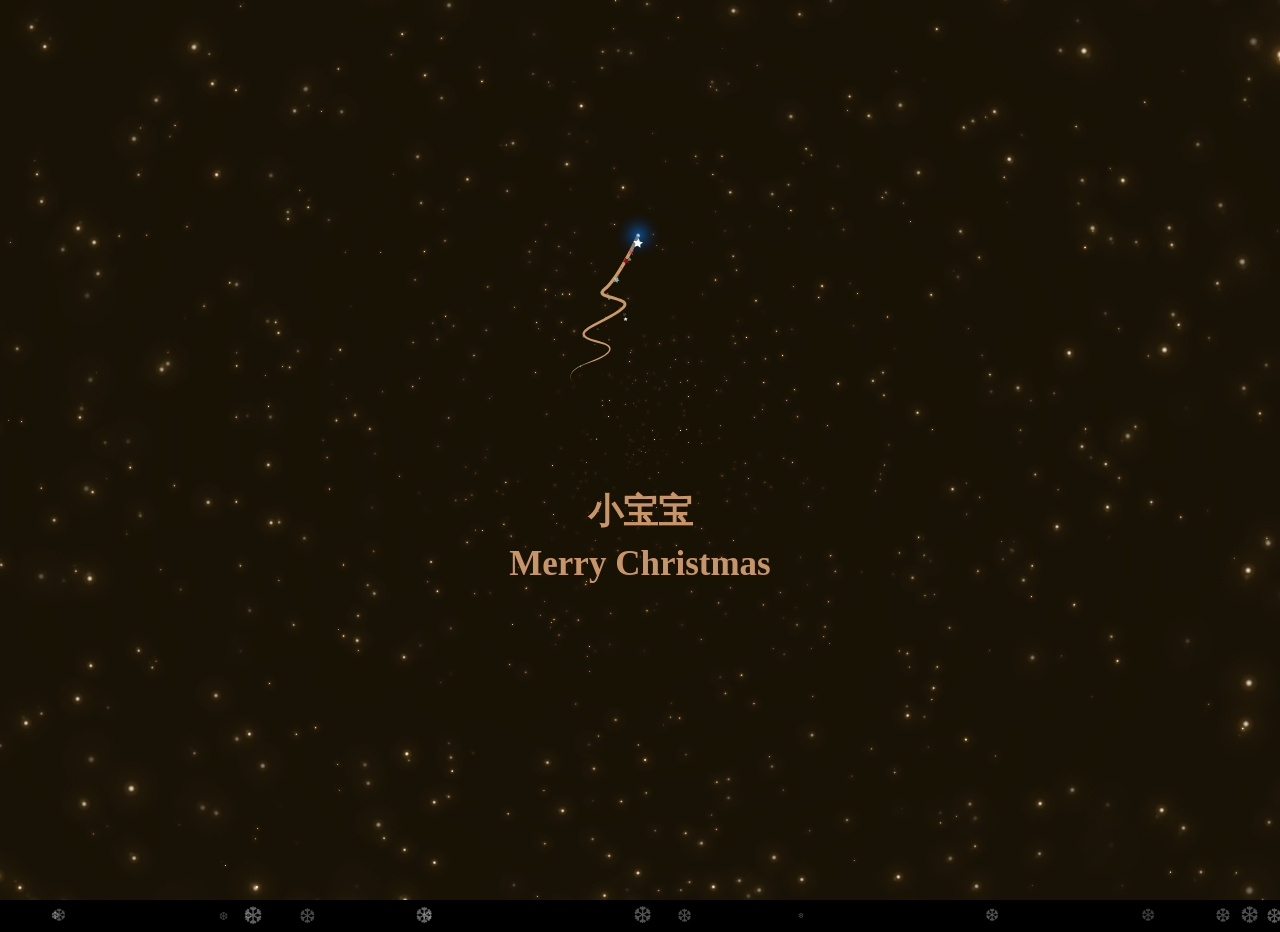
<file: Christmas.html>
<!--
 * @Author: Tina Huang
 * @Date: 2022-12-09 21:29:19
 * @LastEditors: Tina Huang
 * @LastEditTime: 2022-12-10 15:36:47
 * @Description: 
-->
<!DOCTYPE html>
<html lang="en">
  <head>
    <meta charset="UTF-8" />
    <title>Merry Christmas</title>
    <style>
      body {
        background-color: #000;
        overflow: hidden;
        display: flex;
        align-items: center;
        justify-content: space-around;
      }

      body,
      html {
        height: 100%;
        width: 100%;
        margin: 0;
        padding: 0;
      }

      svg {
        width: 90%;
        height: 90%;
        visibility: hidden;
      }

      .sparkle {
        /* mix-blend-mode:luminosity */
      }

      body {
        margin: 0;

        text-align: center;
        padding: 0;

        line-height: 2em;

        font-family: "Times New Roman", Times, serif;

        color: #000000;
      }

      #header {
        /* position: absolute; */
            text-align: center;
            color: #C89568;
            font-family: Times New Roman;
            font-size: 35px;
            min-width: 400px;
            max-height: 100vh;
      }
      .header-item {
        opacity: 0;
        transition: all .5s ease-in-out;
        line-height: 1.5;
        margin: 0;
      }
      .header-item.show {
        opacity: 1;
      }
      #treeStarOutline {
        opacity: 0;
      }
      #mask {
        position: absolute;
        background-color: #000;
        width: 100%;
        height: 100%;
        font-size: 15rem;
        animation: shack 0.4s ease-in-out infinite;
        display: flex;
        align-items: center;
        justify-content: center;
        cursor: pointer;
        display: none;
      }

      @keyframes shack {
        0% {
          transform: rotate(0);
        }
        25% {
          transform: rotate(-10deg);
        }
        50% {
          transform: rotate(0);
        }
        75% {
          transform: rotate(10deg);
        }
        100% {
          transform: rotate(0);
        }
      }
      #stars {
        position: absolute;
        width: 100%;
        height: 100%;
        z-index: -1;
      }
    </style>
  </head>
  <body>
    <div id="mask">🎄</div>
    <canvas id="stars"></canvas>
    <div class="main">
    <!-- partial:index.partial.html -->
    <svg
      class="mainSVG"
      xmlns="http://www.w3.org/2000/svg"
      xmlns:xlink="http://www.w3.org/1999/xlink"
      viewBox="0 0 800 600"
    >
      <defs>
        <circle id="circ" class="particle" cx="0" cy="0" r="1" />
        <polygon
          id="star"
          class="particle"
          points="4.55,0 5.95,2.85 9.1,3.3 6.82,5.52 7.36,8.65 4.55,7.17 1.74,8.65 2.27,5.52 0,3.3 3.14,2.85 "
        />
        <polygon
          id="cross"
          class="particle"
          points="4,3.5 2.5,2 4,0.5 3.5,0 2,1.5 0.5,0 0,0.5 1.5,2 0,3.5 0.5,4 2,2.5 3.5,4 "
        />
        <path
          id="heart"
          class="particle"
          d="M2.9,0C2.53,0,2.2,0.18,2,0.47C1.8,0.18,1.47,0,1.1,0C0.49,0,0,0.49,0,1.1
	C0,2.6,1.56,4,2,4s2-1.4,2-2.9C4,0.49,3.51,0,2.9,0z"
        />

        <radialGradient
          id="grad"
          cx="3"
          cy="3"
          r="6"
          gradientUnits="userSpaceOnUse"
        >
          <stop offset="0" style="stop-color: red" />
          <stop offset="0.4" style="stop-color: #334673" />
          <stop offset="0.6" style="stop-color: hsl(37, 53%, 85%)" />
          <stop offset="0.9" style="stop-color: #fee8c7" />
          <stop offset="1" style="stop-color: red" />
        </radialGradient>
        <radialGradient
          id="dotGrad"
          cx="0"
          cy="0"
          r="50"
          gradientUnits="userSpaceOnUse"
        >
          <stop offset="0" style="stop-color: #ffffff; stop-opacity: 1" />
          <stop offset="0.1" style="stop-color: #0867c7; stop-opacity: 0.6" />
          <stop offset="1" style="stop-color: #081029; stop-opacity: 0" />
        </radialGradient>

        <mask id="treePathMask">
          <path
            class="treePathMask"
            fill="none"
            stroke-width="18"
            stroke="#FFF"
            d="M252.9,447.9c0,0-30.8-21.6,33.9-44.7c64.7-23.1,46.2-37,33.9-41.6
    c-12.3-4.6-59.3-11.6-42.4-28.5s114-52.4,81.7-66.2c-32.4-13.9-58.5-10.8-35.4-29.3s66.2-101.7,70.9-115.6
    c4.4-13.2,16.9-18.5,24.7,0c7.7,18.5,44.7,100.1,67.8,115.6c23.1,15.4-10.8,21.6-26.2,24.7c-15.4,3.1-20,33.9,33.9,49.3
    c53.9,15.4,47.8,40.1,27.7,44.7c-20,4.6-63.2,4.6-27.7,32.4s98.6,21.6,61.6,60.1"
          />
        </mask>
        <mask id="treeBottomMask">
          <path
            class="treeBottomMask"
            stroke="#FFF"
            stroke-width="8"
            d="M207.5,484.1c0,0,58.5-43.1,211.1-3.1s191-16.9,191-16.9"
          />
        </mask>
        <mask id="treePotMask">
          <path
            class="treePotMask"
            stroke="#FFF"
            stroke-width="8"
            d="M374.3,502.5c0,0-4.6,20,7.7,29.3c12.3,9.2,40.1,7.7,50.8,0s10.8-23.1,10.8-29.3"
          />
        </mask>

        <filter id="glow" x="-150%" y="-150%" width="280%" height="280%">
          <feOffset result="offOut" in="SourceGraphic" dx="0" dy="0" />
          <feGaussianBlur in="offOut" stdDeviation="16" result="blur" />

          <feComponentTransfer>
            <feFuncR type="discrete" tableValues="0.8" />
            <feFuncG type="discrete" tableValues="0.3" />
            <feFuncB type="discrete" tableValues="0.2" />
            <!--<feFuncA type="linear" slope="1" intercept="0" />-->
          </feComponentTransfer>

          <feComposite in="SourceGraphic" operator="over" />
        </filter>
      </defs>
      <g class="whole">
        <g class="pContainer"></g>

        <g class="tree" mask="url(#treePathMask)">
          <path
            d="M252.95,447.85a20.43,20.43,0,0,1-5.64-6.24,14,14,0,0,1-1.91-8.22,16.93,16.93,0,0,1,3.06-8,33.16,33.16,0,0,1,5.79-6.28A74.78,74.78,0,0,1,268.54,410a163.48,163.48,0,0,1,15.52-6.84c10.54-3.93,21-8.07,30.72-13.46a80.83,80.83,0,0,0,7-4.37,37.51,37.51,0,0,0,6.13-5.24c1.75-1.92,3.14-4.18,3.25-6.35s-1.12-4.18-3-5.81a25,25,0,0,0-6.72-3.91,61.25,61.25,0,0,0-7.8-2.42c-5.41-1.4-10.91-2.72-16.38-4.32a84.17,84.17,0,0,1-16.2-6.19,28.26,28.26,0,0,1-3.86-2.5,15.06,15.06,0,0,1-3.44-3.63,9,9,0,0,1-1.51-5.47,10.22,10.22,0,0,1,.61-2.78,12.88,12.88,0,0,1,1.2-2.34,26.73,26.73,0,0,1,6.58-6.56c2.35-1.76,4.76-3.33,7.19-4.84,4.87-3,9.82-5.75,14.77-8.46,9.91-5.4,19.88-10.59,29.63-16.08,4.87-2.75,9.68-5.56,14.33-8.56A81.88,81.88,0,0,0,359.45,280a23,23,0,0,0,2.41-2.79,8.36,8.36,0,0,0,1.35-2.65,2.13,2.13,0,0,0-.17-1.7,5.53,5.53,0,0,0-1.88-1.77,13.15,13.15,0,0,0-1.49-.83c-.52-.26-1.1-.49-1.76-.77-1.27-.53-2.55-1-3.83-1.53q-3.86-1.48-7.8-2.77c-5.26-1.74-10.6-3.23-16-4.79-2.72-.79-5.47-1.58-8.29-2.61a31.74,31.74,0,0,1-4.33-1.92,14.39,14.39,0,0,1-2.29-1.53,8.74,8.74,0,0,1-2.22-2.66,7.2,7.2,0,0,1-.78-4,9.09,9.09,0,0,1,1-3.24,18.93,18.93,0,0,1,3-4.21,44.88,44.88,0,0,1,3.29-3.19c.56-.5,1.12-1,1.68-1.45l1.61-1.33a84,84,0,0,0,10.88-11.88,326.2,326.2,0,0,0,18.79-27.53c5.88-9.5,11.48-19.19,16.89-29S380.1,146.16,385,136.13c1.22-2.51,2.42-5,3.57-7.54s2.29-5.09,3.14-7.45l.36-1c.14-.38.26-.75.42-1.12.29-.75.64-1.48,1-2.21a25.51,25.51,0,0,1,2.65-4.21,19.15,19.15,0,0,1,3.76-3.69,13.74,13.74,0,0,1,5.24-2.42,12.11,12.11,0,0,1,6.12.25,14.59,14.59,0,0,1,5,2.79,20.59,20.59,0,0,1,3.47,3.79,30.33,30.33,0,0,1,2.5,4.1c.35.7.7,1.39,1,2.1l.46,1.05.4,1,1.64,3.84,3.39,7.67q6.88,15.32,14.36,30.37c5,10,10.18,19.94,15.69,29.65a274.94,274.94,0,0,0,17.9,28A73.36,73.36,0,0,0,487.74,233c.49.4,1,.8,1.48,1.15l1.7,1.19a35,35,0,0,1,3.66,3,17.84,17.84,0,0,1,3.32,4.08,10.83,10.83,0,0,1,1.14,2.94,8.54,8.54,0,0,1,0,3.54,10.27,10.27,0,0,1-3.22,5.39,20.71,20.71,0,0,1-4.15,2.91,49,49,0,0,1-8.4,3.46,154,154,0,0,1-16.77,4.09l-4.15.81a9.18,9.18,0,0,0-2.87,1.08,9.51,9.51,0,0,0-4,4.7,12.55,12.55,0,0,0-.67,6.58,19.5,19.5,0,0,0,2.46,6.74A37.19,37.19,0,0,0,468,295.75a75,75,0,0,0,14.14,7.86,129.67,129.67,0,0,0,15.58,5.49A141.4,141.4,0,0,1,513.88,315a75,75,0,0,1,15.19,8.65,37.29,37.29,0,0,1,6.55,6.24,21.05,21.05,0,0,1,4.31,8.49,14.43,14.43,0,0,1-1.24,9.88,18.08,18.08,0,0,1-6.66,6.94,26.74,26.74,0,0,1-8.56,3.33c-2.84.61-5.65,1.06-8.44,1.49-5.58.86-11.13,1.61-16.52,2.77a53.48,53.48,0,0,0-7.81,2.22c-2.43.94-4.81,2.22-6,3.93a4.34,4.34,0,0,0-.77,2.82,8.45,8.45,0,0,0,1,3.29,28,28,0,0,0,4.82,6.25,80.74,80.74,0,0,0,12.81,10.4c9.29,6,19.72,10.29,30.24,14.17,5.27,1.95,10.59,3.79,15.85,5.86,2.63,1,5.24,2.14,7.79,3.39a37.94,37.94,0,0,1,7.28,4.51,11.9,11.9,0,0,1,3.63,15.57,34.68,34.68,0,0,1-4.53,7.16,77.45,77.45,0,0,1-5.64,6.29,77.31,77.31,0,0,0,5.41-6.46,34.27,34.27,0,0,0,4.22-7.21,12.64,12.64,0,0,0,.88-8,12.44,12.44,0,0,0-4.71-6.43,37.71,37.71,0,0,0-7.15-4.16c-2.53-1.16-5.13-2.18-7.76-3.14-5.26-1.91-10.62-3.62-16-5.44-10.65-3.63-21.34-7.64-31.11-13.64a83.84,83.84,0,0,1-13.61-10.49,31.27,31.27,0,0,1-5.6-6.94,12,12,0,0,1-1.55-4.68,8.17,8.17,0,0,1,.19-2.7,8.56,8.56,0,0,1,1.09-2.5,12.1,12.1,0,0,1,3.6-3.44,24.27,24.27,0,0,1,4.08-2.08,57.3,57.3,0,0,1,8.36-2.56c5.59-1.31,11.19-2.17,16.71-3.12,2.76-.48,5.5-1,8.15-1.59a22.1,22.1,0,0,0,7-2.87,13.3,13.3,0,0,0,4.82-5.15,9.42,9.42,0,0,0,.69-6.53,16,16,0,0,0-3.42-6.33,33.25,33.25,0,0,0-5.73-5.27,69.74,69.74,0,0,0-14.19-7.8,135.81,135.81,0,0,0-15.61-5.42,135.53,135.53,0,0,1-16.3-5.51,81,81,0,0,1-15.41-8.31,43.39,43.39,0,0,1-12.6-13,25.53,25.53,0,0,1-3.34-9,19.13,19.13,0,0,1,1-10,16.17,16.17,0,0,1,6.69-8,15.88,15.88,0,0,1,5-1.93l4.13-.84a147.75,147.75,0,0,0,16-4,42.41,42.41,0,0,0,7.17-3,14,14,0,0,0,2.74-1.92,3.42,3.42,0,0,0,1.12-1.68,2.41,2.41,0,0,0-.43-1.61,11.07,11.07,0,0,0-2-2.4,28,28,0,0,0-2.92-2.31l-1.76-1.22c-.65-.46-1.26-.94-1.86-1.43a59,59,0,0,1-6.43-6.27c-2-2.19-3.79-4.44-5.54-6.74a267,267,0,0,1-18.55-28.74c-5.63-9.85-10.89-19.86-16-30s-9.91-20.31-14.57-30.61l-3.45-7.76L417,124.48l-.42-1-.39-.88c-.25-.59-.54-1.15-.82-1.71a22.74,22.74,0,0,0-1.89-3.09,13,13,0,0,0-2.2-2.42,7,7,0,0,0-2.31-1.33,4.49,4.49,0,0,0-2.22-.09,8.55,8.55,0,0,0-4.59,3.32,17.85,17.85,0,0,0-1.84,2.92c-.26.54-.51,1.07-.73,1.64-.12.27-.22.56-.32.85l-.35,1c-1.06,2.93-2.23,5.47-3.42,8.1s-2.42,5.16-3.67,7.7c-5,10.18-10.29,20.16-15.77,30.05s-11.17,19.66-17.16,29.28a310.2,310.2,0,0,1-19.39,28.11,90.46,90.46,0,0,1-12,12.85l-1.65,1.35c-.52.43-1,.85-1.53,1.29a38,38,0,0,0-2.79,2.65,12.42,12.42,0,0,0-1.94,2.57,2.33,2.33,0,0,0-.28.76c0,.11,0,0,0,.09a4.57,4.57,0,0,0,1.7,1.35,25.15,25.15,0,0,0,3.36,1.51c2.46.92,5.11,1.72,7.79,2.52,5.36,1.58,10.84,3.16,16.25,5q4.06,1.37,8.08,2.94c1.34.53,2.67,1.07,4,1.63.64.27,1.36.57,2.1.94a19.66,19.66,0,0,1,2.18,1.24,11.85,11.85,0,0,1,4,4.13,8.64,8.64,0,0,1,1,3.24,9.11,9.11,0,0,1-.27,3.23,14.48,14.48,0,0,1-2.42,4.85,29.32,29.32,0,0,1-3.14,3.56,87.46,87.46,0,0,1-14,10.47c-4.85,3-9.79,5.84-14.76,8.55-9.94,5.42-20,10.49-29.91,15.72-5,2.62-9.88,5.28-14.63,8.12-2.37,1.42-4.7,2.89-6.88,4.46a22.06,22.06,0,0,0-5.45,5.14,8,8,0,0,0-.76,1.39,5.36,5.36,0,0,0-.33,1.32,4.1,4.1,0,0,0,.69,2.53,15.62,15.62,0,0,0,5.49,4.62A80.14,80.14,0,0,0,298.56,353c5.31,1.66,10.73,3.06,16.18,4.58a64.81,64.81,0,0,1,8.26,2.74,27.74,27.74,0,0,1,7.69,4.74,13.65,13.65,0,0,1,3,3.81,9.27,9.27,0,0,1,1,5,11.14,11.14,0,0,1-1.54,4.7,19.09,19.09,0,0,1-2.8,3.67,40.6,40.6,0,0,1-6.81,5.54,83.78,83.78,0,0,1-7.41,4.35c-10.11,5.26-20.76,9.16-31.39,12.82a161.69,161.69,0,0,0-15.52,6.37A74.57,74.57,0,0,0,255,420a32.17,32.17,0,0,0-5.82,5.89,16.21,16.21,0,0,0-3.19,7.52,13.61,13.61,0,0,0,1.59,8A20.29,20.29,0,0,0,252.95,447.85Z"
            fill="#cb9866"
          />
          <path
            d="M207.5,484.06c7.05-5.11,15.14-8.66,23.34-11.63a177.13,177.13,0,0,1,25.29-6.88,263.65,263.65,0,0,1,52.22-4.49h3.28l3.28.09,6.56.19,6.55.39c2.18.13,4.37.26,6.54.48,4.35.39,8.71.74,13,1.28l6.51.75,6.49.91c17.3,2.5,34.41,6,51.36,10.19l12.62,3.2c4.18,1,8.34,2.18,12.55,3.06,8.38,2,16.82,3.63,25.29,5.13a353.5,353.5,0,0,0,51.17,5.47c17.11.32,34.36-.66,51-4.7a118.55,118.55,0,0,0,24.21-8.47,84.82,84.82,0,0,0,11.11-6.49,47.55,47.55,0,0,0,9.69-8.53,48.1,48.1,0,0,1-9,9.45,85.1,85.1,0,0,1-10.81,7.45,116.56,116.56,0,0,1-24.23,10.24,165.66,165.66,0,0,1-25.79,5.35,232.1,232.1,0,0,1-26.27,1.71c-8.77,0-17.55-.24-26.26-1.09-2.18-.2-4.37-.35-6.54-.6l-6.52-.78c-4.36-.46-8.67-1.19-13-1.82-8.64-1.37-17.22-3.09-25.74-5-4.28-.87-8.5-2-12.75-3l-12.62-3.11q-25.06-6.37-50.58-10.47a426.37,426.37,0,0,0-51.3-5.3c-8.59-.42-17.19-.29-25.78,0a240.1,240.1,0,0,0-25.68,2.24,186.57,186.57,0,0,0-25.27,5.19c-4.15,1.16-8.26,2.49-12.28,4.05-2,.79-4,1.6-6,2.52A50.82,50.82,0,0,0,207.5,484.06Z"
            fill="#cb9866"
          />
          <path
            d="M374.32,502.55a48.15,48.15,0,0,0,1.24,14.35c1.15,4.52,3.29,8.64,6.49,11.35a18.5,18.5,0,0,0,5.51,3.14,39.06,39.06,0,0,0,6.41,1.82,65.78,65.78,0,0,0,13.68,1.12,72.9,72.9,0,0,0,13.72-1.44,44.51,44.51,0,0,0,6.46-1.85,17.75,17.75,0,0,0,5.51-3.15,25.45,25.45,0,0,0,7.24-11.17,52,52,0,0,0,1.9-6.91c.48-2.37.83-4.8,1.18-7.25a55.16,55.16,0,0,1,.64,7.42,40.11,40.11,0,0,1-.52,7.56,31.23,31.23,0,0,1-2.19,7.5,24.37,24.37,0,0,1-4.46,6.79,25.16,25.16,0,0,1-6.61,5,39.72,39.72,0,0,1-7.4,3A58.55,58.55,0,0,1,407.75,542a55,55,0,0,1-15.47-1.9,36.65,36.65,0,0,1-7.46-3,25.3,25.3,0,0,1-6.6-5,19.63,19.63,0,0,1-2.5-3.34,21.72,21.72,0,0,1-1.79-3.67,27.66,27.66,0,0,1-1.65-7.7,38.16,38.16,0,0,1,2-14.87Z"
            fill="#cb9866"
          />
        </g>
        <path
          class="treeBottomPath"
          stroke="none"
          fill="none"
          stroke-width="8"
          d="M207.5,484.1c0,0,58.5-43.1,211.1-3.1s191-16.9,191-16.9"
        />
        <path
          class="treePath"
          fill="none"
          stroke="none"
          stroke-miterlimit="10"
          d="M252.95,447.85s-30.81-21.57,33.89-44.68,46.22-37,33.89-41.6-59.32-11.56-42.37-28.5,114-52.38,81.66-66.25S301.48,256,324.59,237.55,390.84,135.87,395.46,122c4.41-13.24,16.95-18.49,24.65,0s44.68,100.14,67.79,115.55-10.78,21.57-26.19,24.65-20,33.89,33.89,49.3,47.76,40.06,27.73,44.68-63.17,4.62-27.73,32.35,98.6,21.57,61.63,60.09"
        />
        <path
          class="treeBottom"
          mask="url(#treeBottomMask)"
          d="M207.5,484.06c7.05-5.11,15.14-8.66,23.34-11.63a177.13,177.13,0,0,1,25.29-6.88,263.65,263.65,0,0,1,52.22-4.49h3.28l3.28.09,6.56.19,6.55.39c2.18.13,4.37.26,6.54.48,4.35.39,8.71.74,13,1.28l6.51.75,6.49.91c17.3,2.5,34.41,6,51.36,10.19l12.62,3.2c4.18,1,8.34,2.18,12.55,3.06,8.38,2,16.82,3.63,25.29,5.13a353.5,353.5,0,0,0,51.17,5.47c17.11.32,34.36-.66,51-4.7a118.55,118.55,0,0,0,24.21-8.47,84.82,84.82,0,0,0,11.11-6.49,47.55,47.55,0,0,0,9.69-8.53,48.1,48.1,0,0,1-9,9.45,85.1,85.1,0,0,1-10.81,7.45,116.56,116.56,0,0,1-24.23,10.24,165.66,165.66,0,0,1-25.79,5.35,232.1,232.1,0,0,1-26.27,1.71c-8.77,0-17.55-.24-26.26-1.09-2.18-.2-4.37-.35-6.54-.6l-6.52-.78c-4.36-.46-8.67-1.19-13-1.82-8.64-1.37-17.22-3.09-25.74-5-4.28-.87-8.5-2-12.75-3l-12.62-3.11q-25.06-6.37-50.58-10.47a426.37,426.37,0,0,0-51.3-5.3c-8.59-.42-17.19-.29-25.78,0a240.1,240.1,0,0,0-25.68,2.24,186.57,186.57,0,0,0-25.27,5.19c-4.15,1.16-8.26,2.49-12.28,4.05-2,.79-4,1.6-6,2.52A50.82,50.82,0,0,0,207.5,484.06Z"
          fill="#cb9866"
        />
        <path
          class="treePot"
          mask="url(#treePotMask)"
          d="M374.32,502.55a48.15,48.15,0,0,0,1.24,14.35c1.15,4.52,3.29,8.64,6.49,11.35a18.5,18.5,0,0,0,5.51,3.14,39.06,39.06,0,0,0,6.41,1.82,65.78,65.78,0,0,0,13.68,1.12,72.9,72.9,0,0,0,13.72-1.44,44.51,44.51,0,0,0,6.46-1.85,17.75,17.75,0,0,0,5.51-3.15,25.45,25.45,0,0,0,7.24-11.17,52,52,0,0,0,1.9-6.91c.48-2.37.83-4.8,1.18-7.25a55.16,55.16,0,0,1,.64,7.42,40.11,40.11,0,0,1-.52,7.56,31.23,31.23,0,0,1-2.19,7.5,24.37,24.37,0,0,1-4.46,6.79,25.16,25.16,0,0,1-6.61,5,39.72,39.72,0,0,1-7.4,3A58.55,58.55,0,0,1,407.75,542a55,55,0,0,1-15.47-1.9,36.65,36.65,0,0,1-7.46-3,25.3,25.3,0,0,1-6.6-5,19.63,19.63,0,0,1-2.5-3.34,21.72,21.72,0,0,1-1.79-3.67,27.66,27.66,0,0,1-1.65-7.7,38.16,38.16,0,0,1,2-14.87Z"
          fill="#cb9866"
        />
        <g class="treeStar">
          <path
            class="treeStarOutline"
            id="treeStarOutline"
            opacity="0"
            d="M421,53.27c5,.83,10.08,1.52,15.15,2.13l3.8.45,1.9.21c.33,0,.6.06,1,.12a2.41,2.41,0,0,1,1.27.66,2.52,2.52,0,0,1,.56,2.76,3.42,3.42,0,0,1-.78,1.07l-.66.69-2.65,2.77c-1.78,1.83-3.54,3.68-5.35,5.48l-2.7,2.71L429.81,75l-.69.67-.34.33,0,0h0a.14.14,0,0,0,0-.08s0-.07,0,0l0,.24.07.47.57,3.78c.4,2.52.71,5,1.06,7.57l.94,7.59.22,1.9c0,.06,0,.19,0,.34a2.21,2.21,0,0,1,0,.43,2.72,2.72,0,0,1-.21.84,2.85,2.85,0,0,1-2.65,1.75,2.57,2.57,0,0,1-.82-.14,3.12,3.12,0,0,1-.65-.3l-1.64-1-6.58-3.91-6.63-3.81-3.34-1.86-.42-.23-.21-.12-.14-.07a1,1,0,0,0-.59,0,1.15,1.15,0,0,0-.31.12l-.43.22-.85.44c-2.27,1.17-4.54,2.31-6.79,3.52s-4.51,2.38-6.74,3.61l-3.36,1.83-.84.46a3.07,3.07,0,0,1-1.28.44,2.68,2.68,0,0,1-2.84-3l.15-1,.29-1.89.57-3.78,1.18-7.56,1.24-7.52a.13.13,0,0,0,0,.08l0,0-.1-.09-.17-.17-1.37-1.34-2.73-2.68-10.93-10.7-.34-.33a4,4,0,0,1-.64-.84,3.63,3.63,0,0,1-.43-2.12,3.68,3.68,0,0,1,2.64-3.17l.52-.11.25,0,.47-.06.95-.12,1.9-.25,7.58-1,7.6-.9,1.9-.23.95-.11c.24,0,.11,0,.09,0l-.09.05-.07.08,0,0,.09-.16.46-.84.91-1.68c2.41-4.5,4.95-8.92,7.51-13.34l1-1.66.48-.83.24-.41.13-.23a3.49,3.49,0,0,1,.22-.33,2.66,2.66,0,0,1,2.83-.9,2.52,2.52,0,0,1,1.26.84,2.85,2.85,0,0,1,.37.62l.18.44q1.45,3.54,3,7.06c1,2.36,2,4.68,3.06,7,.51,1.17,1.06,2.32,1.59,3.48l.8,1.74a2.12,2.12,0,0,0,.45.75A1.42,1.42,0,0,0,421,53.27Zm-.06.39a1.82,1.82,0,0,1-1-.46,2.52,2.52,0,0,1-.56-.86l-.84-1.72c-.56-1.14-1.11-2.3-1.69-3.43-1.17-2.27-2.29-4.56-3.5-6.81s-2.39-4.51-3.6-6.76l-.23-.42a.8.8,0,0,0-.14-.18.58.58,0,0,0-.33-.15.56.56,0,0,0-.57.28L407,36.48c-2.09,4.66-4.2,9.31-6.45,13.88l-.83,1.72-.42.86-.13.27a3.57,3.57,0,0,1-2,1.67,4.26,4.26,0,0,1-.84.18l-.95.13-1.89.27L386,56.53l-7.58,1-3.49.44a.45.45,0,0,0,.34-.4.51.51,0,0,0-.07-.28s-.06-.08-.07-.08l.33.34,10.65,11,2.66,2.75,1.33,1.37.4.42a3.41,3.41,0,0,1,.53.84,3.36,3.36,0,0,1,.24,1.95c-.53,2.56-1,5-1.57,7.52L388,90.85l-.83,3.73-.42,1.87-.2.9a.5.5,0,0,0,0,.3.58.58,0,0,0,.52.37,6.28,6.28,0,0,0,1.38-.58l3.46-1.62q3.47-1.61,6.9-3.3c2.3-1.1,4.57-2.26,6.85-3.39l.86-.43.43-.21a2.55,2.55,0,0,1,.57-.22,2.21,2.21,0,0,1,1.29.08l.29.13.21.11.42.23,3.37,1.81,6.8,3.51,6.85,3.41,1.71.85c.19.09.15.07.22.08a.25.25,0,0,0,.12,0,.42.42,0,0,0,.21-.1.33.33,0,0,0,.1-.19.2.2,0,0,0,0-.09.1.1,0,0,0,0,0l0-.13L428.74,96l-1.42-7.52c-.43-2.51-.9-5-1.29-7.54l-.6-3.78-.08-.47,0-.24a3.75,3.75,0,0,1,0-.45,3.37,3.37,0,0,1,.52-1.9,3.33,3.33,0,0,1,.3-.4,3.73,3.73,0,0,1,.3-.3l.35-.32.7-.65,2.81-2.59,2.86-2.54c1.9-1.71,3.84-3.36,5.77-5l2.91-2.49a12.91,12.91,0,0,0,1.15-1,.7.7,0,0,0-.06-.79.73.73,0,0,0-.37-.26c-.23-.06-.6-.13-.89-.2l-1.87-.4L436,56.39C431,55.39,426,54.45,420.95,53.66Z"
            fill="#FFFCF9"
          />
          <path
            d="M408.12,83.45l-17.78,8.94,3.72-19.55-14-14.15,19.74-2.5,9.13-17.68,8.48,18L437,59.73l-14.5,13.63,3,19.67Z"
            fill="#C89568"
          />
        </g>
        <circle class="sparkle" fill="url(#dotGrad)" cx="0" cy="0" r="50" />
      </g>
    </svg>
    <h1 id="header"></h1>
  </div>
    <!-- partial -->
    <script>
      /*!
 * GSAP 3.11.3
 * https://greensock.com
 * 
 * @license Copyright 2022, GreenSock. All rights reserved.
 * Subject to the terms at https://greensock.com/standard-license or for Club GreenSock members, the agreement issued with that membership.
 * @author: Jack Doyle, jack@greensock.com
 */

!function(t,e){"object"==typeof exports&&"undefined"!=typeof module?e(exports):"function"==typeof define&&define.amd?define(["exports"],e):e((t=t||self).window=t.window||{})}(this,function(e){"use strict";function _inheritsLoose(t,e){t.prototype=Object.create(e.prototype),(t.prototype.constructor=t).__proto__=e}function _assertThisInitialized(t){if(void 0===t)throw new ReferenceError("this hasn't been initialised - super() hasn't been called");return t}function r(t){return"string"==typeof t}function s(t){return"function"==typeof t}function t(t){return"number"==typeof t}function u(t){return void 0===t}function v(t){return"object"==typeof t}function w(t){return!1!==t}function x(){return"undefined"!=typeof window}function y(t){return s(t)||r(t)}function P(t){return(i=yt(t,ot))&&Ce}function Q(t,e){return console.warn("Invalid property",t,"set to",e,"Missing plugin? gsap.registerPlugin()")}function R(t,e){return!e&&console.warn(t)}function S(t,e){return t&&(ot[t]=e)&&i&&(i[t]=e)||ot}function T(){return 0}function ea(t){var e,r,i=t[0];if(v(i)||s(i)||(t=[t]),!(e=(i._gsap||{}).harness)){for(r=gt.length;r--&&!gt[r].targetTest(i););e=gt[r]}for(r=t.length;r--;)t[r]&&(t[r]._gsap||(t[r]._gsap=new jt(t[r],e)))||t.splice(r,1);return t}function fa(t){return t._gsap||ea(Ot(t))[0]._gsap}function ga(t,e,r){return(r=t[e])&&s(r)?t[e]():u(r)&&t.getAttribute&&t.getAttribute(e)||r}function ha(t,e){return(t=t.split(",")).forEach(e)||t}function ia(t){return Math.round(1e5*t)/1e5||0}function ja(t){return Math.round(1e7*t)/1e7||0}function ka(t,e){var r=e.charAt(0),i=parseFloat(e.substr(2));return t=parseFloat(t),"+"===r?t+i:"-"===r?t-i:"*"===r?t*i:t/i}function la(t,e){for(var r=e.length,i=0;t.indexOf(e[i])<0&&++i<r;);return i<r}function ma(){var t,e,r=ct.length,i=ct.slice(0);for(dt={},t=ct.length=0;t<r;t++)(e=i[t])&&e._lazy&&(e.render(e._lazy[0],e._lazy[1],!0)._lazy=0)}function na(t,e,r,i){ct.length&&ma(),t.render(e,r,i||B&&e<0&&(t._initted||t._startAt)),ct.length&&ma()}function oa(t){var e=parseFloat(t);return(e||0===e)&&(t+"").match(at).length<2?e:r(t)?t.trim():t}function pa(t){return t}function qa(t,e){for(var r in e)r in t||(t[r]=e[r]);return t}function ta(t,e){for(var r in e)"__proto__"!==r&&"constructor"!==r&&"prototype"!==r&&(t[r]=v(e[r])?ta(t[r]||(t[r]={}),e[r]):e[r]);return t}function ua(t,e){var r,i={};for(r in t)r in e||(i[r]=t[r]);return i}function va(t){var e=t.parent||L,r=t.keyframes?function _setKeyframeDefaults(i){return function(t,e){for(var r in e)r in t||"duration"===r&&i||"ease"===r||(t[r]=e[r])}}($(t.keyframes)):qa;if(w(t.inherit))for(;e;)r(t,e.vars.defaults),e=e.parent||e._dp;return t}function xa(t,e,r,i,n){void 0===r&&(r="_first"),void 0===i&&(i="_last");var a,s=t[i];if(n)for(a=e[n];s&&s[n]>a;)s=s._prev;return s?(e._next=s._next,s._next=e):(e._next=t[r],t[r]=e),e._next?e._next._prev=e:t[i]=e,e._prev=s,e.parent=e._dp=t,e}function ya(t,e,r,i){void 0===r&&(r="_first"),void 0===i&&(i="_last");var n=e._prev,a=e._next;n?n._next=a:t[r]===e&&(t[r]=a),a?a._prev=n:t[i]===e&&(t[i]=n),e._next=e._prev=e.parent=null}function za(t,e){!t.parent||e&&!t.parent.autoRemoveChildren||t.parent.remove(t),t._act=0}function Aa(t,e){if(t&&(!e||e._end>t._dur||e._start<0))for(var r=t;r;)r._dirty=1,r=r.parent;return t}function Ca(t,e,r,i){return t._startAt&&(B?t._startAt.revert(ht):t.vars.immediateRender&&!t.vars.autoRevert||t._startAt.render(e,!0,i))}function Ea(t){return t._repeat?Tt(t._tTime,t=t.duration()+t._rDelay)*t:0}function Ga(t,e){return(t-e._start)*e._ts+(0<=e._ts?0:e._dirty?e.totalDuration():e._tDur)}function Ha(t){return t._end=ja(t._start+(t._tDur/Math.abs(t._ts||t._rts||V)||0))}function Ia(t,e){var r=t._dp;return r&&r.smoothChildTiming&&t._ts&&(t._start=ja(r._time-(0<t._ts?e/t._ts:((t._dirty?t.totalDuration():t._tDur)-e)/-t._ts)),Ha(t),r._dirty||Aa(r,t)),t}function Ja(t,e){var r;if((e._time||e._initted&&!e._dur)&&(r=Ga(t.rawTime(),e),(!e._dur||kt(0,e.totalDuration(),r)-e._tTime>V)&&e.render(r,!0)),Aa(t,e)._dp&&t._initted&&t._time>=t._dur&&t._ts){if(t._dur<t.duration())for(r=t;r._dp;)0<=r.rawTime()&&r.totalTime(r._tTime),r=r._dp;t._zTime=-V}}function Ka(e,r,i,n){return r.parent&&za(r),r._start=ja((t(i)?i:i||e!==L?xt(e,i,r):e._time)+r._delay),r._end=ja(r._start+(r.totalDuration()/Math.abs(r.timeScale())||0)),xa(e,r,"_first","_last",e._sort?"_start":0),bt(r)||(e._recent=r),n||Ja(e,r),e._ts<0&&Ia(e,e._tTime),e}function La(t,e){return(ot.ScrollTrigger||Q("scrollTrigger",e))&&ot.ScrollTrigger.create(e,t)}function Ma(t,e,r,i,n){return Ht(t,e,n),t._initted?!r&&t._pt&&!B&&(t._dur&&!1!==t.vars.lazy||!t._dur&&t.vars.lazy)&&f!==Et.frame?(ct.push(t),t._lazy=[n,i],1):void 0:1}function Ra(t,e,r,i){var n=t._repeat,a=ja(e)||0,s=t._tTime/t._tDur;return s&&!i&&(t._time*=a/t._dur),t._dur=a,t._tDur=n?n<0?1e10:ja(a*(n+1)+t._rDelay*n):a,0<s&&!i&&Ia(t,t._tTime=t._tDur*s),t.parent&&Ha(t),r||Aa(t.parent,t),t}function Sa(t){return t instanceof Ut?Aa(t):Ra(t,t._dur)}function Va(e,r,i){var n,a,s=t(r[1]),o=(s?2:1)+(e<2?0:1),u=r[o];if(s&&(u.duration=r[1]),u.parent=i,e){for(n=u,a=i;a&&!("immediateRender"in n);)n=a.vars.defaults||{},a=w(a.vars.inherit)&&a.parent;u.immediateRender=w(n.immediateRender),e<2?u.runBackwards=1:u.startAt=r[o-1]}return new Gt(r[0],u,r[1+o])}function Wa(t,e){return t||0===t?e(t):e}function Ya(t,e){return r(t)&&(e=st.exec(t))?e[1]:""}function _a(t,e){return t&&v(t)&&"length"in t&&(!e&&!t.length||t.length-1 in t&&v(t[0]))&&!t.nodeType&&t!==h}function cb(r){return r=Ot(r)[0]||R("Invalid scope")||{},function(t){var e=r.current||r.nativeElement||r;return Ot(t,e.querySelectorAll?e:e===r?R("Invalid scope")||a.createElement("div"):r)}}function db(t){return t.sort(function(){return.5-Math.random()})}function eb(t){if(s(t))return t;var p=v(t)?t:{each:t},_=Yt(p.ease),m=p.from||0,g=parseFloat(p.base)||0,y={},e=0<m&&m<1,T=isNaN(m)||e,b=p.axis,w=m,x=m;return r(m)?w=x={center:.5,edges:.5,end:1}[m]||0:!e&&T&&(w=m[0],x=m[1]),function(t,e,r){var i,n,a,s,o,u,h,l,f,c=(r||p).length,d=y[c];if(!d){if(!(f="auto"===p.grid?0:(p.grid||[1,U])[1])){for(h=-U;h<(h=r[f++].getBoundingClientRect().left)&&f<c;);f--}for(d=y[c]=[],i=T?Math.min(f,c)*w-.5:m%f,n=f===U?0:T?c*x/f-.5:m/f|0,l=U,u=h=0;u<c;u++)a=u%f-i,s=n-(u/f|0),d[u]=o=b?Math.abs("y"===b?s:a):K(a*a+s*s),h<o&&(h=o),o<l&&(l=o);"random"===m&&db(d),d.max=h-l,d.min=l,d.v=c=(parseFloat(p.amount)||parseFloat(p.each)*(c<f?c-1:b?"y"===b?c/f:f:Math.max(f,c/f))||0)*("edges"===m?-1:1),d.b=c<0?g-c:g,d.u=Ya(p.amount||p.each)||0,_=_&&c<0?Lt(_):_}return c=(d[t]-d.min)/d.max||0,ja(d.b+(_?_(c):c)*d.v)+d.u}}function fb(i){var n=Math.pow(10,((i+"").split(".")[1]||"").length);return function(e){var r=ja(Math.round(parseFloat(e)/i)*i*n);return(r-r%1)/n+(t(e)?0:Ya(e))}}function gb(h,e){var l,f,r=$(h);return!r&&v(h)&&(l=r=h.radius||U,h.values?(h=Ot(h.values),(f=!t(h[0]))&&(l*=l)):h=fb(h.increment)),Wa(e,r?s(h)?function(t){return f=h(t),Math.abs(f-t)<=l?f:t}:function(e){for(var r,i,n=parseFloat(f?e.x:e),a=parseFloat(f?e.y:0),s=U,o=0,u=h.length;u--;)(r=f?(r=h[u].x-n)*r+(i=h[u].y-a)*i:Math.abs(h[u]-n))<s&&(s=r,o=u);return o=!l||s<=l?h[o]:e,f||o===e||t(e)?o:o+Ya(e)}:fb(h))}function hb(t,e,r,i){return Wa($(t)?!e:!0===r?!!(r=0):!i,function(){return $(t)?t[~~(Math.random()*t.length)]:(r=r||1e-5)&&(i=r<1?Math.pow(10,(r+"").length-2):1)&&Math.floor(Math.round((t-r/2+Math.random()*(e-t+.99*r))/r)*r*i)/i})}function lb(e,r,t){return Wa(t,function(t){return e[~~r(t)]})}function ob(t){for(var e,r,i,n,a=0,s="";~(e=t.indexOf("random(",a));)i=t.indexOf(")",e),n="["===t.charAt(e+7),r=t.substr(e+7,i-e-7).match(n?at:tt),s+=t.substr(a,e-a)+hb(n?r:+r[0],n?0:+r[1],+r[2]||1e-5),a=i+1;return s+t.substr(a,t.length-a)}function rb(t,e,r){var i,n,a,s=t.labels,o=U;for(i in s)(n=s[i]-e)<0==!!r&&n&&o>(n=Math.abs(n))&&(a=i,o=n);return a}function tb(t){return za(t),t.scrollTrigger&&t.scrollTrigger.kill(!!B),t.progress()<1&&Ct(t,"onInterrupt"),t}function yb(t,e,r){return(6*(t+=t<0?1:1<t?-1:0)<1?e+(r-e)*t*6:t<.5?r:3*t<2?e+(r-e)*(2/3-t)*6:e)*At+.5|0}function zb(e,r,i){var n,a,s,o,u,h,l,f,c,d,p=e?t(e)?[e>>16,e>>8&At,e&At]:0:St.black;if(!p){if(","===e.substr(-1)&&(e=e.substr(0,e.length-1)),St[e])p=St[e];else if("#"===e.charAt(0)){if(e.length<6&&(e="#"+(n=e.charAt(1))+n+(a=e.charAt(2))+a+(s=e.charAt(3))+s+(5===e.length?e.charAt(4)+e.charAt(4):"")),9===e.length)return[(p=parseInt(e.substr(1,6),16))>>16,p>>8&At,p&At,parseInt(e.substr(7),16)/255];p=[(e=parseInt(e.substr(1),16))>>16,e>>8&At,e&At]}else if("hsl"===e.substr(0,3))if(p=d=e.match(tt),r){if(~e.indexOf("="))return p=e.match(et),i&&p.length<4&&(p[3]=1),p}else o=+p[0]%360/360,u=p[1]/100,n=2*(h=p[2]/100)-(a=h<=.5?h*(u+1):h+u-h*u),3<p.length&&(p[3]*=1),p[0]=yb(o+1/3,n,a),p[1]=yb(o,n,a),p[2]=yb(o-1/3,n,a);else p=e.match(tt)||St.transparent;p=p.map(Number)}return r&&!d&&(n=p[0]/At,a=p[1]/At,s=p[2]/At,h=((l=Math.max(n,a,s))+(f=Math.min(n,a,s)))/2,l===f?o=u=0:(c=l-f,u=.5<h?c/(2-l-f):c/(l+f),o=l===n?(a-s)/c+(a<s?6:0):l===a?(s-n)/c+2:(n-a)/c+4,o*=60),p[0]=~~(o+.5),p[1]=~~(100*u+.5),p[2]=~~(100*h+.5)),i&&p.length<4&&(p[3]=1),p}function Ab(t){var r=[],i=[],n=-1;return t.split(Rt).forEach(function(t){var e=t.match(rt)||[];r.push.apply(r,e),i.push(n+=e.length+1)}),r.c=i,r}function Bb(t,e,r){var i,n,a,s,o="",u=(t+o).match(Rt),h=e?"hsla(":"rgba(",l=0;if(!u)return t;if(u=u.map(function(t){return(t=zb(t,e,1))&&h+(e?t[0]+","+t[1]+"%,"+t[2]+"%,"+t[3]:t.join(","))+")"}),r&&(a=Ab(t),(i=r.c).join(o)!==a.c.join(o)))for(s=(n=t.replace(Rt,"1").split(rt)).length-1;l<s;l++)o+=n[l]+(~i.indexOf(l)?u.shift()||h+"0,0,0,0)":(a.length?a:u.length?u:r).shift());if(!n)for(s=(n=t.split(Rt)).length-1;l<s;l++)o+=n[l]+u[l];return o+n[s]}function Eb(t){var e,r=t.join(" ");if(Rt.lastIndex=0,Rt.test(r))return e=Dt.test(r),t[1]=Bb(t[1],e),t[0]=Bb(t[0],e,Ab(t[1])),!0}function Nb(t){var e=(t+"").split("("),r=Ft[e[0]];return r&&1<e.length&&r.config?r.config.apply(null,~t.indexOf("{")?[function _parseObjectInString(t){for(var e,r,i,n={},a=t.substr(1,t.length-3).split(":"),s=a[0],o=1,u=a.length;o<u;o++)r=a[o],e=o!==u-1?r.lastIndexOf(","):r.length,i=r.substr(0,e),n[s]=isNaN(i)?i.replace(Bt,"").trim():+i,s=r.substr(e+1).trim();return n}(e[1])]:function _valueInParentheses(t){var e=t.indexOf("(")+1,r=t.indexOf(")"),i=t.indexOf("(",e);return t.substring(e,~i&&i<r?t.indexOf(")",r+1):r)}(t).split(",").map(oa)):Ft._CE&&It.test(t)?Ft._CE("",t):r}function Pb(t,e){for(var r,i=t._first;i;)i instanceof Ut?Pb(i,e):!i.vars.yoyoEase||i._yoyo&&i._repeat||i._yoyo===e||(i.timeline?Pb(i.timeline,e):(r=i._ease,i._ease=i._yEase,i._yEase=r,i._yoyo=e)),i=i._next}function Rb(t,e,r,i){void 0===r&&(r=function easeOut(t){return 1-e(1-t)}),void 0===i&&(i=function easeInOut(t){return t<.5?e(2*t)/2:1-e(2*(1-t))/2});var n,a={easeIn:e,easeOut:r,easeInOut:i};return ha(t,function(t){for(var e in Ft[t]=ot[t]=a,Ft[n=t.toLowerCase()]=r,a)Ft[n+("easeIn"===e?".in":"easeOut"===e?".out":".inOut")]=Ft[t+"."+e]=a[e]}),a}function Sb(e){return function(t){return t<.5?(1-e(1-2*t))/2:.5+e(2*(t-.5))/2}}function Tb(r,t,e){function Hm(t){return 1===t?1:i*Math.pow(2,-10*t)*G((t-a)*n)+1}var i=1<=t?t:1,n=(e||(r?.3:.45))/(t<1?t:1),a=n/W*(Math.asin(1/i)||0),s="out"===r?Hm:"in"===r?function(t){return 1-Hm(1-t)}:Sb(Hm);return n=W/n,s.config=function(t,e){return Tb(r,t,e)},s}function Ub(e,r){function Pm(t){return t?--t*t*((r+1)*t+r)+1:0}void 0===r&&(r=1.70158);var t="out"===e?Pm:"in"===e?function(t){return 1-Pm(1-t)}:Sb(Pm);return t.config=function(t){return Ub(e,t)},t}var I,B,l,L,h,n,a,i,o,f,c,d,p,_,m,g,b,k,M,O,C,A,D,E,z,F,Y,N,j={autoSleep:120,force3D:"auto",nullTargetWarn:1,units:{lineHeight:""}},q={duration:.5,overwrite:!1,delay:0},U=1e8,V=1/U,W=2*Math.PI,X=W/4,H=0,K=Math.sqrt,Z=Math.cos,G=Math.sin,J="function"==typeof ArrayBuffer&&ArrayBuffer.isView||function(){},$=Array.isArray,tt=/(?:-?\.?\d|\.)+/gi,et=/[-+=.]*\d+[.e\-+]*\d*[e\-+]*\d*/g,rt=/[-+=.]*\d+[.e-]*\d*[a-z%]*/g,it=/[-+=.]*\d+\.?\d*(?:e-|e\+)?\d*/gi,nt=/[+-]=-?[.\d]+/,at=/[^,'"\[\]\s]+/gi,st=/^[+\-=e\s\d]*\d+[.\d]*([a-z]*|%)\s*$/i,ot={},ut={suppressEvents:!0,isStart:!0,kill:!1},ht={suppressEvents:!0,kill:!1},lt={suppressEvents:!0},ft={},ct=[],dt={},pt={},_t={},mt=30,gt=[],vt="",yt=function _merge(t,e){for(var r in e)t[r]=e[r];return t},Tt=function _animationCycle(t,e){var r=Math.floor(t/=e);return t&&r===t?r-1:r},bt=function _isFromOrFromStart(t){var e=t.data;return"isFromStart"===e||"isStart"===e},wt={_start:0,endTime:T,totalDuration:T},xt=function _parsePosition(t,e,i){var n,a,s,o=t.labels,u=t._recent||wt,h=t.duration()>=U?u.endTime(!1):t._dur;return r(e)&&(isNaN(e)||e in o)?(a=e.charAt(0),s="%"===e.substr(-1),n=e.indexOf("="),"<"===a||">"===a?(0<=n&&(e=e.replace(/=/,"")),("<"===a?u._start:u.endTime(0<=u._repeat))+(parseFloat(e.substr(1))||0)*(s?(n<0?u:i).totalDuration()/100:1)):n<0?(e in o||(o[e]=h),o[e]):(a=parseFloat(e.charAt(n-1)+e.substr(n+1)),s&&i&&(a=a/100*($(i)?i[0]:i).totalDuration()),1<n?_parsePosition(t,e.substr(0,n-1),i)+a:h+a)):null==e?h:+e},kt=function _clamp(t,e,r){return r<t?t:e<r?e:r},Mt=[].slice,Ot=function toArray(t,e,i){return l&&!e&&l.selector?l.selector(t):!r(t)||i||!n&&zt()?$(t)?function _flatten(t,e,i){return void 0===i&&(i=[]),t.forEach(function(t){return r(t)&&!e||_a(t,1)?i.push.apply(i,Ot(t)):i.push(t)})||i}(t,i):_a(t)?Mt.call(t,0):t?[t]:[]:Mt.call((e||a).querySelectorAll(t),0)},Pt=function mapRange(e,t,r,i,n){var a=t-e,s=i-r;return Wa(n,function(t){return r+((t-e)/a*s||0)})},Ct=function _callback(t,e,r){var i,n,a,s=t.vars,o=s[e],u=l,h=t._ctx;if(o)return i=s[e+"Params"],n=s.callbackScope||t,r&&ct.length&&ma(),h&&(l=h),a=i?o.apply(n,i):o.call(n),l=u,a},At=255,St={aqua:[0,At,At],lime:[0,At,0],silver:[192,192,192],black:[0,0,0],maroon:[128,0,0],teal:[0,128,128],blue:[0,0,At],navy:[0,0,128],white:[At,At,At],olive:[128,128,0],yellow:[At,At,0],orange:[At,165,0],gray:[128,128,128],purple:[128,0,128],green:[0,128,0],red:[At,0,0],pink:[At,192,203],cyan:[0,At,At],transparent:[At,At,At,0]},Rt=function(){var t,e="(?:\\b(?:(?:rgb|rgba|hsl|hsla)\\(.+?\\))|\\B#(?:[0-9a-f]{3,4}){1,2}\\b";for(t in St)e+="|"+t+"\\b";return new RegExp(e+")","gi")}(),Dt=/hsl[a]?\(/,Et=(M=Date.now,O=500,C=33,A=M(),D=A,z=E=1e3/240,g={time:0,frame:0,tick:function tick(){wl(!0)},deltaRatio:function deltaRatio(t){return b/(1e3/(t||60))},wake:function wake(){o&&(!n&&x()&&(h=n=window,a=h.document||{},ot.gsap=Ce,(h.gsapVersions||(h.gsapVersions=[])).push(Ce.version),P(i||h.GreenSockGlobals||!h.gsap&&h||{}),m=h.requestAnimationFrame),p&&g.sleep(),_=m||function(t){return setTimeout(t,z-1e3*g.time+1|0)},d=1,wl(2))},sleep:function sleep(){(m?h.cancelAnimationFrame:clearTimeout)(p),d=0,_=T},lagSmoothing:function lagSmoothing(t,e){O=t||1e8,C=Math.min(e,O,0)},fps:function fps(t){E=1e3/(t||240),z=1e3*g.time+E},add:function add(n,t,e){var a=t?function(t,e,r,i){n(t,e,r,i),g.remove(a)}:n;return g.remove(n),F[e?"unshift":"push"](a),zt(),a},remove:function remove(t,e){~(e=F.indexOf(t))&&F.splice(e,1)&&e<=k&&k--},_listeners:F=[]}),zt=function _wake(){return!d&&Et.wake()},Ft={},It=/^[\d.\-M][\d.\-,\s]/,Bt=/["']/g,Lt=function _invertEase(e){return function(t){return 1-e(1-t)}},Yt=function _parseEase(t,e){return t&&(s(t)?t:Ft[t]||Nb(t))||e};function wl(t){var e,r,i,n,a=M()-D,s=!0===t;if(O<a&&(A+=a-C),(0<(e=(i=(D+=a)-A)-z)||s)&&(n=++g.frame,b=i-1e3*g.time,g.time=i/=1e3,z+=e+(E<=e?4:E-e),r=1),s||(p=_(wl)),r)for(k=0;k<F.length;k++)F[k](i,b,n,t)}function en(t){return t<N?Y*t*t:t<.7272727272727273?Y*Math.pow(t-1.5/2.75,2)+.75:t<.9090909090909092?Y*(t-=2.25/2.75)*t+.9375:Y*Math.pow(t-2.625/2.75,2)+.984375}ha("Linear,Quad,Cubic,Quart,Quint,Strong",function(t,e){var r=e<5?e+1:e;Rb(t+",Power"+(r-1),e?function(t){return Math.pow(t,r)}:function(t){return t},function(t){return 1-Math.pow(1-t,r)},function(t){return t<.5?Math.pow(2*t,r)/2:1-Math.pow(2*(1-t),r)/2})}),Ft.Linear.easeNone=Ft.none=Ft.Linear.easeIn,Rb("Elastic",Tb("in"),Tb("out"),Tb()),Y=7.5625,N=1/2.75,Rb("Bounce",function(t){return 1-en(1-t)},en),Rb("Expo",function(t){return t?Math.pow(2,10*(t-1)):0}),Rb("Circ",function(t){return-(K(1-t*t)-1)}),Rb("Sine",function(t){return 1===t?1:1-Z(t*X)}),Rb("Back",Ub("in"),Ub("out"),Ub()),Ft.SteppedEase=Ft.steps=ot.SteppedEase={config:function config(t,e){void 0===t&&(t=1);var r=1/t,i=t+(e?0:1),n=e?1:0;return function(t){return((i*kt(0,.99999999,t)|0)+n)*r}}},q.ease=Ft["quad.out"],ha("onComplete,onUpdate,onStart,onRepeat,onReverseComplete,onInterrupt",function(t){return vt+=t+","+t+"Params,"});var Nt,jt=function GSCache(t,e){this.id=H++,(t._gsap=this).target=t,this.harness=e,this.get=e?e.get:ga,this.set=e?e.getSetter:re},qt=((Nt=Animation.prototype).delay=function delay(t){return t||0===t?(this.parent&&this.parent.smoothChildTiming&&this.startTime(this._start+t-this._delay),this._delay=t,this):this._delay},Nt.duration=function duration(t){return arguments.length?this.totalDuration(0<this._repeat?t+(t+this._rDelay)*this._repeat:t):this.totalDuration()&&this._dur},Nt.totalDuration=function totalDuration(t){return arguments.length?(this._dirty=0,Ra(this,this._repeat<0?t:(t-this._repeat*this._rDelay)/(this._repeat+1))):this._tDur},Nt.totalTime=function totalTime(t,e){if(zt(),!arguments.length)return this._tTime;var r=this._dp;if(r&&r.smoothChildTiming&&this._ts){for(Ia(this,t),!r._dp||r.parent||Ja(r,this);r&&r.parent;)r.parent._time!==r._start+(0<=r._ts?r._tTime/r._ts:(r.totalDuration()-r._tTime)/-r._ts)&&r.totalTime(r._tTime,!0),r=r.parent;!this.parent&&this._dp.autoRemoveChildren&&(0<this._ts&&t<this._tDur||this._ts<0&&0<t||!this._tDur&&!t)&&Ka(this._dp,this,this._start-this._delay)}return(this._tTime!==t||!this._dur&&!e||this._initted&&Math.abs(this._zTime)===V||!t&&!this._initted&&(this.add||this._ptLookup))&&(this._ts||(this._pTime=t),na(this,t,e)),this},Nt.time=function time(t,e){return arguments.length?this.totalTime(Math.min(this.totalDuration(),t+Ea(this))%(this._dur+this._rDelay)||(t?this._dur:0),e):this._time},Nt.totalProgress=function totalProgress(t,e){return arguments.length?this.totalTime(this.totalDuration()*t,e):this.totalDuration()?Math.min(1,this._tTime/this._tDur):this.ratio},Nt.progress=function progress(t,e){return arguments.length?this.totalTime(this.duration()*(!this._yoyo||1&this.iteration()?t:1-t)+Ea(this),e):this.duration()?Math.min(1,this._time/this._dur):this.ratio},Nt.iteration=function iteration(t,e){var r=this.duration()+this._rDelay;return arguments.length?this.totalTime(this._time+(t-1)*r,e):this._repeat?Tt(this._tTime,r)+1:1},Nt.timeScale=function timeScale(t){if(!arguments.length)return this._rts===-V?0:this._rts;if(this._rts===t)return this;var e=this.parent&&this._ts?Ga(this.parent._time,this):this._tTime;return this._rts=+t||0,this._ts=this._ps||t===-V?0:this._rts,this.totalTime(kt(-this._delay,this._tDur,e),!0),Ha(this),function _recacheAncestors(t){for(var e=t.parent;e&&e.parent;)e._dirty=1,e.totalDuration(),e=e.parent;return t}(this)},Nt.paused=function paused(t){return arguments.length?(this._ps!==t&&((this._ps=t)?(this._pTime=this._tTime||Math.max(-this._delay,this.rawTime()),this._ts=this._act=0):(zt(),this._ts=this._rts,this.totalTime(this.parent&&!this.parent.smoothChildTiming?this.rawTime():this._tTime||this._pTime,1===this.progress()&&Math.abs(this._zTime)!==V&&(this._tTime-=V)))),this):this._ps},Nt.startTime=function startTime(t){if(arguments.length){this._start=t;var e=this.parent||this._dp;return!e||!e._sort&&this.parent||Ka(e,this,t-this._delay),this}return this._start},Nt.endTime=function endTime(t){return this._start+(w(t)?this.totalDuration():this.duration())/Math.abs(this._ts||1)},Nt.rawTime=function rawTime(t){var e=this.parent||this._dp;return e?t&&(!this._ts||this._repeat&&this._time&&this.totalProgress()<1)?this._tTime%(this._dur+this._rDelay):this._ts?Ga(e.rawTime(t),this):this._tTime:this._tTime},Nt.revert=function revert(t){void 0===t&&(t=lt);var e=B;return B=t,(this._initted||this._startAt)&&(this.timeline&&this.timeline.revert(t),this.totalTime(-.01,t.suppressEvents)),"nested"!==this.data&&!1!==t.kill&&this.kill(),B=e,this},Nt.globalTime=function globalTime(t){for(var e=this,r=arguments.length?t:e.rawTime();e;)r=e._start+r/(e._ts||1),e=e._dp;return!this.parent&&this.vars.immediateRender?-1:r},Nt.repeat=function repeat(t){return arguments.length?(this._repeat=t===1/0?-2:t,Sa(this)):-2===this._repeat?1/0:this._repeat},Nt.repeatDelay=function repeatDelay(t){if(arguments.length){var e=this._time;return this._rDelay=t,Sa(this),e?this.time(e):this}return this._rDelay},Nt.yoyo=function yoyo(t){return arguments.length?(this._yoyo=t,this):this._yoyo},Nt.seek=function seek(t,e){return this.totalTime(xt(this,t),w(e))},Nt.restart=function restart(t,e){return this.play().totalTime(t?-this._delay:0,w(e))},Nt.play=function play(t,e){return null!=t&&this.seek(t,e),this.reversed(!1).paused(!1)},Nt.reverse=function reverse(t,e){return null!=t&&this.seek(t||this.totalDuration(),e),this.reversed(!0).paused(!1)},Nt.pause=function pause(t,e){return null!=t&&this.seek(t,e),this.paused(!0)},Nt.resume=function resume(){return this.paused(!1)},Nt.reversed=function reversed(t){return arguments.length?(!!t!==this.reversed()&&this.timeScale(-this._rts||(t?-V:0)),this):this._rts<0},Nt.invalidate=function invalidate(){return this._initted=this._act=0,this._zTime=-V,this},Nt.isActive=function isActive(){var t,e=this.parent||this._dp,r=this._start;return!(e&&!(this._ts&&this._initted&&e.isActive()&&(t=e.rawTime(!0))>=r&&t<this.endTime(!0)-V))},Nt.eventCallback=function eventCallback(t,e,r){var i=this.vars;return 1<arguments.length?(e?(i[t]=e,r&&(i[t+"Params"]=r),"onUpdate"===t&&(this._onUpdate=e)):delete i[t],this):i[t]},Nt.then=function then(t){var i=this;return new Promise(function(e){function zo(){var t=i.then;i.then=null,s(r)&&(r=r(i))&&(r.then||r===i)&&(i.then=t),e(r),i.then=t}var r=s(t)?t:pa;i._initted&&1===i.totalProgress()&&0<=i._ts||!i._tTime&&i._ts<0?zo():i._prom=zo})},Nt.kill=function kill(){tb(this)},Animation);function Animation(t){this.vars=t,this._delay=+t.delay||0,(this._repeat=t.repeat===1/0?-2:t.repeat||0)&&(this._rDelay=t.repeatDelay||0,this._yoyo=!!t.yoyo||!!t.yoyoEase),this._ts=1,Ra(this,+t.duration,1,1),this.data=t.data,l&&(this._ctx=l).data.push(this),d||Et.wake()}qa(qt.prototype,{_time:0,_start:0,_end:0,_tTime:0,_tDur:0,_dirty:0,_repeat:0,_yoyo:!1,parent:null,_initted:!1,_rDelay:0,_ts:1,_dp:0,ratio:0,_zTime:-V,_prom:0,_ps:!1,_rts:1});var Ut=function(i){function Timeline(t,e){var r;return void 0===t&&(t={}),(r=i.call(this,t)||this).labels={},r.smoothChildTiming=!!t.smoothChildTiming,r.autoRemoveChildren=!!t.autoRemoveChildren,r._sort=w(t.sortChildren),L&&Ka(t.parent||L,_assertThisInitialized(r),e),t.reversed&&r.reverse(),t.paused&&r.paused(!0),t.scrollTrigger&&La(_assertThisInitialized(r),t.scrollTrigger),r}_inheritsLoose(Timeline,i);var e=Timeline.prototype;return e.to=function to(t,e,r){return Va(0,arguments,this),this},e.from=function from(t,e,r){return Va(1,arguments,this),this},e.fromTo=function fromTo(t,e,r,i){return Va(2,arguments,this),this},e.set=function set(t,e,r){return e.duration=0,e.parent=this,va(e).repeatDelay||(e.repeat=0),e.immediateRender=!!e.immediateRender,new Gt(t,e,xt(this,r),1),this},e.call=function call(t,e,r){return Ka(this,Gt.delayedCall(0,t,e),r)},e.staggerTo=function staggerTo(t,e,r,i,n,a,s){return r.duration=e,r.stagger=r.stagger||i,r.onComplete=a,r.onCompleteParams=s,r.parent=this,new Gt(t,r,xt(this,n)),this},e.staggerFrom=function staggerFrom(t,e,r,i,n,a,s){return r.runBackwards=1,va(r).immediateRender=w(r.immediateRender),this.staggerTo(t,e,r,i,n,a,s)},e.staggerFromTo=function staggerFromTo(t,e,r,i,n,a,s,o){return i.startAt=r,va(i).immediateRender=w(i.immediateRender),this.staggerTo(t,e,i,n,a,s,o)},e.render=function render(t,e,r){var i,n,a,s,o,u,h,l,f,c,d,p,_=this._time,m=this._dirty?this.totalDuration():this._tDur,g=this._dur,v=t<=0?0:ja(t),y=this._zTime<0!=t<0&&(this._initted||!g);if(this!==L&&m<v&&0<=t&&(v=m),v!==this._tTime||r||y){if(_!==this._time&&g&&(v+=this._time-_,t+=this._time-_),i=v,f=this._start,u=!(l=this._ts),y&&(g||(_=this._zTime),!t&&e||(this._zTime=t)),this._repeat){if(d=this._yoyo,o=g+this._rDelay,this._repeat<-1&&t<0)return this.totalTime(100*o+t,e,r);if(i=ja(v%o),v===m?(s=this._repeat,i=g):((s=~~(v/o))&&s===v/o&&(i=g,s--),g<i&&(i=g)),c=Tt(this._tTime,o),!_&&this._tTime&&c!==s&&(c=s),d&&1&s&&(i=g-i,p=1),s!==c&&!this._lock){var T=d&&1&c,b=T===(d&&1&s);if(s<c&&(T=!T),_=T?0:g,this._lock=1,this.render(_||(p?0:ja(s*o)),e,!g)._lock=0,this._tTime=v,!e&&this.parent&&Ct(this,"onRepeat"),this.vars.repeatRefresh&&!p&&(this.invalidate()._lock=1),_&&_!==this._time||u!=!this._ts||this.vars.onRepeat&&!this.parent&&!this._act)return this;if(g=this._dur,m=this._tDur,b&&(this._lock=2,_=T?g:-1e-4,this.render(_,!0),this.vars.repeatRefresh&&!p&&this.invalidate()),this._lock=0,!this._ts&&!u)return this;Pb(this,p)}}if(this._hasPause&&!this._forcing&&this._lock<2&&(h=function _findNextPauseTween(t,e,r){var i;if(e<r)for(i=t._first;i&&i._start<=r;){if("isPause"===i.data&&i._start>e)return i;i=i._next}else for(i=t._last;i&&i._start>=r;){if("isPause"===i.data&&i._start<e)return i;i=i._prev}}(this,ja(_),ja(i)))&&(v-=i-(i=h._start)),this._tTime=v,this._time=i,this._act=!l,this._initted||(this._onUpdate=this.vars.onUpdate,this._initted=1,this._zTime=t,_=0),!_&&i&&!e&&(Ct(this,"onStart"),this._tTime!==v))return this;if(_<=i&&0<=t)for(n=this._first;n;){if(a=n._next,(n._act||i>=n._start)&&n._ts&&h!==n){if(n.parent!==this)return this.render(t,e,r);if(n.render(0<n._ts?(i-n._start)*n._ts:(n._dirty?n.totalDuration():n._tDur)+(i-n._start)*n._ts,e,r),i!==this._time||!this._ts&&!u){h=0,a&&(v+=this._zTime=-V);break}}n=a}else{n=this._last;for(var w=t<0?t:i;n;){if(a=n._prev,(n._act||w<=n._end)&&n._ts&&h!==n){if(n.parent!==this)return this.render(t,e,r);if(n.render(0<n._ts?(w-n._start)*n._ts:(n._dirty?n.totalDuration():n._tDur)+(w-n._start)*n._ts,e,r||B&&(n._initted||n._startAt)),i!==this._time||!this._ts&&!u){h=0,a&&(v+=this._zTime=w?-V:V);break}}n=a}}if(h&&!e&&(this.pause(),h.render(_<=i?0:-V)._zTime=_<=i?1:-1,this._ts))return this._start=f,Ha(this),this.render(t,e,r);this._onUpdate&&!e&&Ct(this,"onUpdate",!0),(v===m&&this._tTime>=this.totalDuration()||!v&&_)&&(f!==this._start&&Math.abs(l)===Math.abs(this._ts)||this._lock||(!t&&g||!(v===m&&0<this._ts||!v&&this._ts<0)||za(this,1),e||t<0&&!_||!v&&!_&&m||(Ct(this,v===m&&0<=t?"onComplete":"onReverseComplete",!0),!this._prom||v<m&&0<this.timeScale()||this._prom())))}return this},e.add=function add(e,i){var n=this;if(t(i)||(i=xt(this,i,e)),!(e instanceof qt)){if($(e))return e.forEach(function(t){return n.add(t,i)}),this;if(r(e))return this.addLabel(e,i);if(!s(e))return this;e=Gt.delayedCall(0,e)}return this!==e?Ka(this,e,i):this},e.getChildren=function getChildren(t,e,r,i){void 0===t&&(t=!0),void 0===e&&(e=!0),void 0===r&&(r=!0),void 0===i&&(i=-U);for(var n=[],a=this._first;a;)a._start>=i&&(a instanceof Gt?e&&n.push(a):(r&&n.push(a),t&&n.push.apply(n,a.getChildren(!0,e,r)))),a=a._next;return n},e.getById=function getById(t){for(var e=this.getChildren(1,1,1),r=e.length;r--;)if(e[r].vars.id===t)return e[r]},e.remove=function remove(t){return r(t)?this.removeLabel(t):s(t)?this.killTweensOf(t):(ya(this,t),t===this._recent&&(this._recent=this._last),Aa(this))},e.totalTime=function totalTime(t,e){return arguments.length?(this._forcing=1,!this._dp&&this._ts&&(this._start=ja(Et.time-(0<this._ts?t/this._ts:(this.totalDuration()-t)/-this._ts))),i.prototype.totalTime.call(this,t,e),this._forcing=0,this):this._tTime},e.addLabel=function addLabel(t,e){return this.labels[t]=xt(this,e),this},e.removeLabel=function removeLabel(t){return delete this.labels[t],this},e.addPause=function addPause(t,e,r){var i=Gt.delayedCall(0,e||T,r);return i.data="isPause",this._hasPause=1,Ka(this,i,xt(this,t))},e.removePause=function removePause(t){var e=this._first;for(t=xt(this,t);e;)e._start===t&&"isPause"===e.data&&za(e),e=e._next},e.killTweensOf=function killTweensOf(t,e,r){for(var i=this.getTweensOf(t,r),n=i.length;n--;)Vt!==i[n]&&i[n].kill(t,e);return this},e.getTweensOf=function getTweensOf(e,r){for(var i,n=[],a=Ot(e),s=this._first,o=t(r);s;)s instanceof Gt?la(s._targets,a)&&(o?(!Vt||s._initted&&s._ts)&&s.globalTime(0)<=r&&s.globalTime(s.totalDuration())>r:!r||s.isActive())&&n.push(s):(i=s.getTweensOf(a,r)).length&&n.push.apply(n,i),s=s._next;return n},e.tweenTo=function tweenTo(t,e){e=e||{};var r,i=this,n=xt(i,t),a=e.startAt,s=e.onStart,o=e.onStartParams,u=e.immediateRender,h=Gt.to(i,qa({ease:e.ease||"none",lazy:!1,immediateRender:!1,time:n,overwrite:"auto",duration:e.duration||Math.abs((n-(a&&"time"in a?a.time:i._time))/i.timeScale())||V,onStart:function onStart(){if(i.pause(),!r){var t=e.duration||Math.abs((n-(a&&"time"in a?a.time:i._time))/i.timeScale());h._dur!==t&&Ra(h,t,0,1).render(h._time,!0,!0),r=1}s&&s.apply(h,o||[])}},e));return u?h.render(0):h},e.tweenFromTo=function tweenFromTo(t,e,r){return this.tweenTo(e,qa({startAt:{time:xt(this,t)}},r))},e.recent=function recent(){return this._recent},e.nextLabel=function nextLabel(t){return void 0===t&&(t=this._time),rb(this,xt(this,t))},e.previousLabel=function previousLabel(t){return void 0===t&&(t=this._time),rb(this,xt(this,t),1)},e.currentLabel=function currentLabel(t){return arguments.length?this.seek(t,!0):this.previousLabel(this._time+V)},e.shiftChildren=function shiftChildren(t,e,r){void 0===r&&(r=0);for(var i,n=this._first,a=this.labels;n;)n._start>=r&&(n._start+=t,n._end+=t),n=n._next;if(e)for(i in a)a[i]>=r&&(a[i]+=t);return Aa(this)},e.invalidate=function invalidate(t){var e=this._first;for(this._lock=0;e;)e.invalidate(t),e=e._next;return i.prototype.invalidate.call(this,t)},e.clear=function clear(t){void 0===t&&(t=!0);for(var e,r=this._first;r;)e=r._next,this.remove(r),r=e;return this._dp&&(this._time=this._tTime=this._pTime=0),t&&(this.labels={}),Aa(this)},e.totalDuration=function totalDuration(t){var e,r,i,n=0,a=this,s=a._last,o=U;if(arguments.length)return a.timeScale((a._repeat<0?a.duration():a.totalDuration())/(a.reversed()?-t:t));if(a._dirty){for(i=a.parent;s;)e=s._prev,s._dirty&&s.totalDuration(),o<(r=s._start)&&a._sort&&s._ts&&!a._lock?(a._lock=1,Ka(a,s,r-s._delay,1)._lock=0):o=r,r<0&&s._ts&&(n-=r,(!i&&!a._dp||i&&i.smoothChildTiming)&&(a._start+=r/a._ts,a._time-=r,a._tTime-=r),a.shiftChildren(-r,!1,-Infinity),o=0),s._end>n&&s._ts&&(n=s._end),s=e;Ra(a,a===L&&a._time>n?a._time:n,1,1),a._dirty=0}return a._tDur},Timeline.updateRoot=function updateRoot(t){if(L._ts&&(na(L,Ga(t,L)),f=Et.frame),Et.frame>=mt){mt+=j.autoSleep||120;var e=L._first;if((!e||!e._ts)&&j.autoSleep&&Et._listeners.length<2){for(;e&&!e._ts;)e=e._next;e||Et.sleep()}}},Timeline}(qt);qa(Ut.prototype,{_lock:0,_hasPause:0,_forcing:0});function _b(t,e,i,n,a,o){var u,h,l,f;if(pt[t]&&!1!==(u=new pt[t]).init(a,u.rawVars?e[t]:function _processVars(t,e,i,n,a){if(s(t)&&(t=Qt(t,a,e,i,n)),!v(t)||t.style&&t.nodeType||$(t)||J(t))return r(t)?Qt(t,a,e,i,n):t;var o,u={};for(o in t)u[o]=Qt(t[o],a,e,i,n);return u}(e[t],n,a,o,i),i,n,o)&&(i._pt=h=new pe(i._pt,a,t,0,1,u.render,u,0,u.priority),i!==c))for(l=i._ptLookup[i._targets.indexOf(a)],f=u._props.length;f--;)l[u._props[f]]=h;return u}function fc(t,r,e,i){var n,a,s=r.ease||i||"power1.inOut";if($(r))a=e[t]||(e[t]=[]),r.forEach(function(t,e){return a.push({t:e/(r.length-1)*100,v:t,e:s})});else for(n in r)a=e[n]||(e[n]=[]),"ease"===n||a.push({t:parseFloat(t),v:r[n],e:s})}var Vt,Wt,Xt=function _addPropTween(t,e,i,n,a,o,u,h,l,f){s(n)&&(n=n(a||0,t,o));var c,d=t[e],p="get"!==i?i:s(d)?l?t[e.indexOf("set")||!s(t["get"+e.substr(3)])?e:"get"+e.substr(3)](l):t[e]():d,_=s(d)?l?ee:$t:Jt;if(r(n)&&(~n.indexOf("random(")&&(n=ob(n)),"="===n.charAt(1)&&(!(c=ka(p,n)+(Ya(p)||0))&&0!==c||(n=c))),!f||p!==n||Wt)return isNaN(p*n)||""===n?(d||e in t||Q(e,n),function _addComplexStringPropTween(t,e,r,i,n,a,s){var o,u,h,l,f,c,d,p,_=new pe(this._pt,t,e,0,1,se,null,n),m=0,g=0;for(_.b=r,_.e=i,r+="",(d=~(i+="").indexOf("random("))&&(i=ob(i)),a&&(a(p=[r,i],t,e),r=p[0],i=p[1]),u=r.match(it)||[];o=it.exec(i);)l=o[0],f=i.substring(m,o.index),h?h=(h+1)%5:"rgba("===f.substr(-5)&&(h=1),l!==u[g++]&&(c=parseFloat(u[g-1])||0,_._pt={_next:_._pt,p:f||1===g?f:",",s:c,c:"="===l.charAt(1)?ka(c,l)-c:parseFloat(l)-c,m:h&&h<4?Math.round:0},m=it.lastIndex);return _.c=m<i.length?i.substring(m,i.length):"",_.fp=s,(nt.test(i)||d)&&(_.e=0),this._pt=_}.call(this,t,e,p,n,_,h||j.stringFilter,l)):(c=new pe(this._pt,t,e,+p||0,n-(p||0),"boolean"==typeof d?ae:ne,0,_),l&&(c.fp=l),u&&c.modifier(u,this,t),this._pt=c)},Ht=function _initTween(t,e,r){var i,n,a,s,o,u,h,l,f,c,d,p,_,m=t.vars,g=m.ease,v=m.startAt,y=m.immediateRender,T=m.lazy,b=m.onUpdate,x=m.onUpdateParams,k=m.callbackScope,M=m.runBackwards,O=m.yoyoEase,P=m.keyframes,C=m.autoRevert,A=t._dur,S=t._startAt,R=t._targets,D=t.parent,E=D&&"nested"===D.data?D.vars.targets:R,z="auto"===t._overwrite&&!I,F=t.timeline;if(!F||P&&g||(g="none"),t._ease=Yt(g,q.ease),t._yEase=O?Lt(Yt(!0===O?g:O,q.ease)):0,O&&t._yoyo&&!t._repeat&&(O=t._yEase,t._yEase=t._ease,t._ease=O),t._from=!F&&!!m.runBackwards,!F||P&&!m.stagger){if(p=(l=R[0]?fa(R[0]).harness:0)&&m[l.prop],i=ua(m,ft),S&&(S._zTime<0&&S.progress(1),e<0&&M&&y&&!C?S.render(-1,!0):S.revert(M&&A?ht:ut),S._lazy=0),v){if(za(t._startAt=Gt.set(R,qa({data:"isStart",overwrite:!1,parent:D,immediateRender:!0,lazy:w(T),startAt:null,delay:0,onUpdate:b,onUpdateParams:x,callbackScope:k,stagger:0},v))),e<(t._startAt._dp=0)&&(B||!y&&!C)&&t._startAt.revert(ht),y&&A&&e<=0&&r<=0)return void(e&&(t._zTime=e))}else if(M&&A&&!S)if(e&&(y=!1),a=qa({overwrite:!1,data:"isFromStart",lazy:y&&w(T),immediateRender:y,stagger:0,parent:D},i),p&&(a[l.prop]=p),za(t._startAt=Gt.set(R,a)),e<(t._startAt._dp=0)&&(B?t._startAt.revert(ht):t._startAt.render(-1,!0)),t._zTime=e,y){if(!e)return}else _initTween(t._startAt,V,V);for(t._pt=t._ptCache=0,T=A&&w(T)||T&&!A,n=0;n<R.length;n++){if(h=(o=R[n])._gsap||ea(R)[n]._gsap,t._ptLookup[n]=c={},dt[h.id]&&ct.length&&ma(),d=E===R?n:E.indexOf(o),l&&!1!==(f=new l).init(o,p||i,t,d,E)&&(t._pt=s=new pe(t._pt,o,f.name,0,1,f.render,f,0,f.priority),f._props.forEach(function(t){c[t]=s}),f.priority&&(u=1)),!l||p)for(a in i)pt[a]&&(f=_b(a,i,t,d,o,E))?f.priority&&(u=1):c[a]=s=Xt.call(t,o,a,"get",i[a],d,E,0,m.stringFilter);t._op&&t._op[n]&&t.kill(o,t._op[n]),z&&t._pt&&(Vt=t,L.killTweensOf(o,c,t.globalTime(e)),_=!t.parent,Vt=0),t._pt&&T&&(dt[h.id]=1)}u&&de(t),t._onInit&&t._onInit(t)}t._onUpdate=b,t._initted=(!t._op||t._pt)&&!_,P&&e<=0&&F.render(U,!0,!0)},Qt=function _parseFuncOrString(t,e,i,n,a){return s(t)?t.call(e,i,n,a):r(t)&&~t.indexOf("random(")?ob(t):t},Kt=vt+"repeat,repeatDelay,yoyo,repeatRefresh,yoyoEase,autoRevert",Zt={};ha(Kt+",id,stagger,delay,duration,paused,scrollTrigger",function(t){return Zt[t]=1});var Gt=function(z){function Tween(e,r,i,n){var a;"number"==typeof r&&(i.duration=r,r=i,i=null);var s,o,u,h,l,f,c,d,p=(a=z.call(this,n?r:va(r))||this).vars,_=p.duration,m=p.delay,g=p.immediateRender,T=p.stagger,b=p.overwrite,x=p.keyframes,k=p.defaults,M=p.scrollTrigger,O=p.yoyoEase,P=r.parent||L,C=($(e)||J(e)?t(e[0]):"length"in r)?[e]:Ot(e);if(a._targets=C.length?ea(C):R("GSAP target "+e+" not found. https://greensock.com",!j.nullTargetWarn)||[],a._ptLookup=[],a._overwrite=b,x||T||y(_)||y(m)){if(r=a.vars,(s=a.timeline=new Ut({data:"nested",defaults:k||{},targets:P&&"nested"===P.data?P.vars.targets:C})).kill(),s.parent=s._dp=_assertThisInitialized(a),s._start=0,T||y(_)||y(m)){if(h=C.length,c=T&&eb(T),v(T))for(l in T)~Kt.indexOf(l)&&((d=d||{})[l]=T[l]);for(o=0;o<h;o++)(u=ua(r,Zt)).stagger=0,O&&(u.yoyoEase=O),d&&yt(u,d),f=C[o],u.duration=+Qt(_,_assertThisInitialized(a),o,f,C),u.delay=(+Qt(m,_assertThisInitialized(a),o,f,C)||0)-a._delay,!T&&1===h&&u.delay&&(a._delay=m=u.delay,a._start+=m,u.delay=0),s.to(f,u,c?c(o,f,C):0),s._ease=Ft.none;s.duration()?_=m=0:a.timeline=0}else if(x){va(qa(s.vars.defaults,{ease:"none"})),s._ease=Yt(x.ease||r.ease||"none");var A,S,D,E=0;if($(x))x.forEach(function(t){return s.to(C,t,">")}),s.duration();else{for(l in u={},x)"ease"===l||"easeEach"===l||fc(l,x[l],u,x.easeEach);for(l in u)for(A=u[l].sort(function(t,e){return t.t-e.t}),o=E=0;o<A.length;o++)(D={ease:(S=A[o]).e,duration:(S.t-(o?A[o-1].t:0))/100*_})[l]=S.v,s.to(C,D,E),E+=D.duration;s.duration()<_&&s.to({},{duration:_-s.duration()})}}_||a.duration(_=s.duration())}else a.timeline=0;return!0!==b||I||(Vt=_assertThisInitialized(a),L.killTweensOf(C),Vt=0),Ka(P,_assertThisInitialized(a),i),r.reversed&&a.reverse(),r.paused&&a.paused(!0),(g||!_&&!x&&a._start===ja(P._time)&&w(g)&&function _hasNoPausedAncestors(t){return!t||t._ts&&_hasNoPausedAncestors(t.parent)}(_assertThisInitialized(a))&&"nested"!==P.data)&&(a._tTime=-V,a.render(Math.max(0,-m)||0)),M&&La(_assertThisInitialized(a),M),a}_inheritsLoose(Tween,z);var e=Tween.prototype;return e.render=function render(t,e,r){var i,n,a,s,o,u,h,l,f,c=this._time,d=this._tDur,p=this._dur,_=t<0,m=d-V<t&&!_?d:t<V?0:t;if(p){if(m!==this._tTime||!t||r||!this._initted&&this._tTime||this._startAt&&this._zTime<0!=_){if(i=m,l=this.timeline,this._repeat){if(s=p+this._rDelay,this._repeat<-1&&_)return this.totalTime(100*s+t,e,r);if(i=ja(m%s),m===d?(a=this._repeat,i=p):((a=~~(m/s))&&a===m/s&&(i=p,a--),p<i&&(i=p)),(u=this._yoyo&&1&a)&&(f=this._yEase,i=p-i),o=Tt(this._tTime,s),i===c&&!r&&this._initted)return this._tTime=m,this;a!==o&&(l&&this._yEase&&Pb(l,u),!this.vars.repeatRefresh||u||this._lock||(this._lock=r=1,this.render(ja(s*a),!0).invalidate()._lock=0))}if(!this._initted){if(Ma(this,_?t:i,r,e,m))return this._tTime=0,this;if(c!==this._time)return this;if(p!==this._dur)return this.render(t,e,r)}if(this._tTime=m,this._time=i,!this._act&&this._ts&&(this._act=1,this._lazy=0),this.ratio=h=(f||this._ease)(i/p),this._from&&(this.ratio=h=1-h),i&&!c&&!e&&(Ct(this,"onStart"),this._tTime!==m))return this;for(n=this._pt;n;)n.r(h,n.d),n=n._next;l&&l.render(t<0?t:!i&&u?-V:l._dur*l._ease(i/this._dur),e,r)||this._startAt&&(this._zTime=t),this._onUpdate&&!e&&(_&&Ca(this,t,0,r),Ct(this,"onUpdate")),this._repeat&&a!==o&&this.vars.onRepeat&&!e&&this.parent&&Ct(this,"onRepeat"),m!==this._tDur&&m||this._tTime!==m||(_&&!this._onUpdate&&Ca(this,t,0,!0),!t&&p||!(m===this._tDur&&0<this._ts||!m&&this._ts<0)||za(this,1),e||_&&!c||!(m||c||u)||(Ct(this,m===d?"onComplete":"onReverseComplete",!0),!this._prom||m<d&&0<this.timeScale()||this._prom()))}}else!function _renderZeroDurationTween(t,e,r,i){var n,a,s,o=t.ratio,u=e<0||!e&&(!t._start&&function _parentPlayheadIsBeforeStart(t){var e=t.parent;return e&&e._ts&&e._initted&&!e._lock&&(e.rawTime()<0||_parentPlayheadIsBeforeStart(e))}(t)&&(t._initted||!bt(t))||(t._ts<0||t._dp._ts<0)&&!bt(t))?0:1,h=t._rDelay,l=0;if(h&&t._repeat&&(l=kt(0,t._tDur,e),a=Tt(l,h),t._yoyo&&1&a&&(u=1-u),a!==Tt(t._tTime,h)&&(o=1-u,t.vars.repeatRefresh&&t._initted&&t.invalidate())),u!==o||B||i||t._zTime===V||!e&&t._zTime){if(!t._initted&&Ma(t,e,i,r,l))return;for(s=t._zTime,t._zTime=e||(r?V:0),r=r||e&&!s,t.ratio=u,t._from&&(u=1-u),t._time=0,t._tTime=l,n=t._pt;n;)n.r(u,n.d),n=n._next;e<0&&Ca(t,e,0,!0),t._onUpdate&&!r&&Ct(t,"onUpdate"),l&&t._repeat&&!r&&t.parent&&Ct(t,"onRepeat"),(e>=t._tDur||e<0)&&t.ratio===u&&(u&&za(t,1),r||B||(Ct(t,u?"onComplete":"onReverseComplete",!0),t._prom&&t._prom()))}else t._zTime||(t._zTime=e)}(this,t,e,r);return this},e.targets=function targets(){return this._targets},e.invalidate=function invalidate(t){return t&&this.vars.runBackwards||(this._startAt=0),this._pt=this._op=this._onUpdate=this._lazy=this.ratio=0,this._ptLookup=[],this.timeline&&this.timeline.invalidate(t),z.prototype.invalidate.call(this,t)},e.resetTo=function resetTo(t,e,r,i){d||Et.wake(),this._ts||this.play();var n,a=Math.min(this._dur,(this._dp._time-this._start)*this._ts);return this._initted||Ht(this,a),n=this._ease(a/this._dur),function _updatePropTweens(t,e,r,i,n,a,s){var o,u,h,l,f=(t._pt&&t._ptCache||(t._ptCache={}))[e];if(!f)for(f=t._ptCache[e]=[],h=t._ptLookup,l=t._targets.length;l--;){if((o=h[l][e])&&o.d&&o.d._pt)for(o=o.d._pt;o&&o.p!==e&&o.fp!==e;)o=o._next;if(!o)return Wt=1,t.vars[e]="+=0",Ht(t,s),Wt=0,1;f.push(o)}for(l=f.length;l--;)(o=(u=f[l])._pt||u).s=!i&&0!==i||n?o.s+(i||0)+a*o.c:i,o.c=r-o.s,u.e&&(u.e=ia(r)+Ya(u.e)),u.b&&(u.b=o.s+Ya(u.b))}(this,t,e,r,i,n,a)?this.resetTo(t,e,r,i):(Ia(this,0),this.parent||xa(this._dp,this,"_first","_last",this._dp._sort?"_start":0),this.render(0))},e.kill=function kill(t,e){if(void 0===e&&(e="all"),!(t||e&&"all"!==e))return this._lazy=this._pt=0,this.parent?tb(this):this;if(this.timeline){var i=this.timeline.totalDuration();return this.timeline.killTweensOf(t,e,Vt&&!0!==Vt.vars.overwrite)._first||tb(this),this.parent&&i!==this.timeline.totalDuration()&&Ra(this,this._dur*this.timeline._tDur/i,0,1),this}var n,a,s,o,u,h,l,f=this._targets,c=t?Ot(t):f,d=this._ptLookup,p=this._pt;if((!e||"all"===e)&&function _arraysMatch(t,e){for(var r=t.length,i=r===e.length;i&&r--&&t[r]===e[r];);return r<0}(f,c))return"all"===e&&(this._pt=0),tb(this);for(n=this._op=this._op||[],"all"!==e&&(r(e)&&(u={},ha(e,function(t){return u[t]=1}),e=u),e=function _addAliasesToVars(t,e){var r,i,n,a,s=t[0]?fa(t[0]).harness:0,o=s&&s.aliases;if(!o)return e;for(i in r=yt({},e),o)if(i in r)for(n=(a=o[i].split(",")).length;n--;)r[a[n]]=r[i];return r}(f,e)),l=f.length;l--;)if(~c.indexOf(f[l]))for(u in a=d[l],"all"===e?(n[l]=e,o=a,s={}):(s=n[l]=n[l]||{},o=e),o)(h=a&&a[u])&&("kill"in h.d&&!0!==h.d.kill(u)||ya(this,h,"_pt"),delete a[u]),"all"!==s&&(s[u]=1);return this._initted&&!this._pt&&p&&tb(this),this},Tween.to=function to(t,e,r){return new Tween(t,e,r)},Tween.from=function from(t,e){return Va(1,arguments)},Tween.delayedCall=function delayedCall(t,e,r,i){return new Tween(e,0,{immediateRender:!1,lazy:!1,overwrite:!1,delay:t,onComplete:e,onReverseComplete:e,onCompleteParams:r,onReverseCompleteParams:r,callbackScope:i})},Tween.fromTo=function fromTo(t,e,r){return Va(2,arguments)},Tween.set=function set(t,e){return e.duration=0,e.repeatDelay||(e.repeat=0),new Tween(t,e)},Tween.killTweensOf=function killTweensOf(t,e,r){return L.killTweensOf(t,e,r)},Tween}(qt);qa(Gt.prototype,{_targets:[],_lazy:0,_startAt:0,_op:0,_onInit:0}),ha("staggerTo,staggerFrom,staggerFromTo",function(r){Gt[r]=function(){var t=new Ut,e=Mt.call(arguments,0);return e.splice("staggerFromTo"===r?5:4,0,0),t[r].apply(t,e)}});function nc(t,e,r){return t.setAttribute(e,r)}function vc(t,e,r,i){i.mSet(t,e,i.m.call(i.tween,r,i.mt),i)}var Jt=function _setterPlain(t,e,r){return t[e]=r},$t=function _setterFunc(t,e,r){return t[e](r)},ee=function _setterFuncWithParam(t,e,r,i){return t[e](i.fp,r)},re=function _getSetter(t,e){return s(t[e])?$t:u(t[e])&&t.setAttribute?nc:Jt},ne=function _renderPlain(t,e){return e.set(e.t,e.p,Math.round(1e6*(e.s+e.c*t))/1e6,e)},ae=function _renderBoolean(t,e){return e.set(e.t,e.p,!!(e.s+e.c*t),e)},se=function _renderComplexString(t,e){var r=e._pt,i="";if(!t&&e.b)i=e.b;else if(1===t&&e.e)i=e.e;else{for(;r;)i=r.p+(r.m?r.m(r.s+r.c*t):Math.round(1e4*(r.s+r.c*t))/1e4)+i,r=r._next;i+=e.c}e.set(e.t,e.p,i,e)},oe=function _renderPropTweens(t,e){for(var r=e._pt;r;)r.r(t,r.d),r=r._next},le=function _addPluginModifier(t,e,r,i){for(var n,a=this._pt;a;)n=a._next,a.p===i&&a.modifier(t,e,r),a=n},fe=function _killPropTweensOf(t){for(var e,r,i=this._pt;i;)r=i._next,i.p===t&&!i.op||i.op===t?ya(this,i,"_pt"):i.dep||(e=1),i=r;return!e},de=function _sortPropTweensByPriority(t){for(var e,r,i,n,a=t._pt;a;){for(e=a._next,r=i;r&&r.pr>a.pr;)r=r._next;(a._prev=r?r._prev:n)?a._prev._next=a:i=a,(a._next=r)?r._prev=a:n=a,a=e}t._pt=i},pe=(PropTween.prototype.modifier=function modifier(t,e,r){this.mSet=this.mSet||this.set,this.set=vc,this.m=t,this.mt=r,this.tween=e},PropTween);function PropTween(t,e,r,i,n,a,s,o,u){this.t=e,this.s=i,this.c=n,this.p=r,this.r=a||ne,this.d=s||this,this.set=o||Jt,this.pr=u||0,(this._next=t)&&(t._prev=this)}ha(vt+"parent,duration,ease,delay,overwrite,runBackwards,startAt,yoyo,immediateRender,repeat,repeatDelay,data,paused,reversed,lazy,callbackScope,stringFilter,id,yoyoEase,stagger,inherit,repeatRefresh,keyframes,autoRevert,scrollTrigger",function(t){return ft[t]=1}),ot.TweenMax=ot.TweenLite=Gt,ot.TimelineLite=ot.TimelineMax=Ut,L=new Ut({sortChildren:!1,defaults:q,autoRemoveChildren:!0,id:"root",smoothChildTiming:!0}),j.stringFilter=Eb;function Cc(t){return(Te[t]||we).map(function(t){return t()})}function Dc(){var t=Date.now(),o=[];2<t-xe&&(Cc("matchMediaInit"),ye.forEach(function(t){var e,r,i,n,a=t.queries,s=t.conditions;for(r in a)(e=h.matchMedia(a[r]).matches)&&(i=1),e!==s[r]&&(s[r]=e,n=1);n&&(t.revert(),i&&o.push(t))}),Cc("matchMediaRevert"),o.forEach(function(t){return t.onMatch(t)}),xe=t,Cc("matchMedia"))}var _e,ye=[],Te={},we=[],xe=0,ke=((_e=Context.prototype).add=function add(t,i,n){function Cw(){var t,e=l,r=a.selector;return e&&e!==a&&e.data.push(a),n&&(a.selector=cb(n)),l=a,t=i.apply(a,arguments),s(t)&&a._r.push(t),l=e,a.selector=r,a.isReverted=!1,t}s(t)&&(n=i,i=t,t=s);var a=this;return a.last=Cw,t===s?Cw(a):t?a[t]=Cw:Cw},_e.ignore=function ignore(t){var e=l;l=null,t(this),l=e},_e.getTweens=function getTweens(){var e=[];return this.data.forEach(function(t){return t instanceof Context?e.push.apply(e,t.getTweens()):t instanceof Gt&&!(t.parent&&"nested"===t.parent.data)&&e.push(t)}),e},_e.clear=function clear(){this._r.length=this.data.length=0},_e.kill=function kill(e,t){var r=this;if(e){var i=this.getTweens();this.data.forEach(function(t){"isFlip"===t.data&&(t.revert(),t.getChildren(!0,!0,!1).forEach(function(t){return i.splice(i.indexOf(t),1)}))}),i.map(function(t){return{g:t.globalTime(0),t:t}}).sort(function(t,e){return e.g-t.g||-1}).forEach(function(t){return t.t.revert(e)}),this.data.forEach(function(t){return!(t instanceof qt)&&t.revert&&t.revert(e)}),this._r.forEach(function(t){return t(e,r)}),this.isReverted=!0}else this.data.forEach(function(t){return t.kill&&t.kill()});if(this.clear(),t){var n=ye.indexOf(this);~n&&ye.splice(n,1)}},_e.revert=function revert(t){this.kill(t||{})},Context);function Context(t,e){this.selector=e&&cb(e),this.data=[],this._r=[],this.isReverted=!1,t&&this.add(t)}var Me,Oe=((Me=MatchMedia.prototype).add=function add(t,e,r){v(t)||(t={matches:t});var i,n,a,s=new ke(0,r||this.scope),o=s.conditions={};for(n in this.contexts.push(s),e=s.add("onMatch",e),s.queries=t)"all"===n?a=1:(i=h.matchMedia(t[n]))&&(ye.indexOf(s)<0&&ye.push(s),(o[n]=i.matches)&&(a=1),i.addListener?i.addListener(Dc):i.addEventListener("change",Dc));return a&&e(s),this},Me.revert=function revert(t){this.kill(t||{})},Me.kill=function kill(e){this.contexts.forEach(function(t){return t.kill(e,!0)})},MatchMedia);function MatchMedia(t){this.contexts=[],this.scope=t}var Pe={registerPlugin:function registerPlugin(){for(var t=arguments.length,e=new Array(t),r=0;r<t;r++)e[r]=arguments[r];e.forEach(function(t){return function _createPlugin(t){var e=(t=!t.name&&t.default||t).name,r=s(t),i=e&&!r&&t.init?function(){this._props=[]}:t,n={init:T,render:oe,add:Xt,kill:fe,modifier:le,rawVars:0},a={targetTest:0,get:0,getSetter:re,aliases:{},register:0};if(zt(),t!==i){if(pt[e])return;qa(i,qa(ua(t,n),a)),yt(i.prototype,yt(n,ua(t,a))),pt[i.prop=e]=i,t.targetTest&&(gt.push(i),ft[e]=1),e=("css"===e?"CSS":e.charAt(0).toUpperCase()+e.substr(1))+"Plugin"}S(e,i),t.register&&t.register(Ce,i,pe)}(t)})},timeline:function timeline(t){return new Ut(t)},getTweensOf:function getTweensOf(t,e){return L.getTweensOf(t,e)},getProperty:function getProperty(i,t,e,n){r(i)&&(i=Ot(i)[0]);var a=fa(i||{}).get,s=e?pa:oa;return"native"===e&&(e=""),i?t?s((pt[t]&&pt[t].get||a)(i,t,e,n)):function(t,e,r){return s((pt[t]&&pt[t].get||a)(i,t,e,r))}:i},quickSetter:function quickSetter(r,e,i){if(1<(r=Ot(r)).length){var n=r.map(function(t){return Ce.quickSetter(t,e,i)}),a=n.length;return function(t){for(var e=a;e--;)n[e](t)}}r=r[0]||{};var s=pt[e],o=fa(r),u=o.harness&&(o.harness.aliases||{})[e]||e,h=s?function(t){var e=new s;c._pt=0,e.init(r,i?t+i:t,c,0,[r]),e.render(1,e),c._pt&&oe(1,c)}:o.set(r,u);return s?h:function(t){return h(r,u,i?t+i:t,o,1)}},quickTo:function quickTo(t,i,e){function Ux(t,e,r){return n.resetTo(i,t,e,r)}var r,n=Ce.to(t,yt(((r={})[i]="+=0.1",r.paused=!0,r),e||{}));return Ux.tween=n,Ux},isTweening:function isTweening(t){return 0<L.getTweensOf(t,!0).length},defaults:function defaults(t){return t&&t.ease&&(t.ease=Yt(t.ease,q.ease)),ta(q,t||{})},config:function config(t){return ta(j,t||{})},registerEffect:function registerEffect(t){var i=t.name,n=t.effect,e=t.plugins,a=t.defaults,r=t.extendTimeline;(e||"").split(",").forEach(function(t){return t&&!pt[t]&&!ot[t]&&R(i+" effect requires "+t+" plugin.")}),_t[i]=function(t,e,r){return n(Ot(t),qa(e||{},a),r)},r&&(Ut.prototype[i]=function(t,e,r){return this.add(_t[i](t,v(e)?e:(r=e)&&{},this),r)})},registerEase:function registerEase(t,e){Ft[t]=Yt(e)},parseEase:function parseEase(t,e){return arguments.length?Yt(t,e):Ft},getById:function getById(t){return L.getById(t)},exportRoot:function exportRoot(t,e){void 0===t&&(t={});var r,i,n=new Ut(t);for(n.smoothChildTiming=w(t.smoothChildTiming),L.remove(n),n._dp=0,n._time=n._tTime=L._time,r=L._first;r;)i=r._next,!e&&!r._dur&&r instanceof Gt&&r.vars.onComplete===r._targets[0]||Ka(n,r,r._start-r._delay),r=i;return Ka(L,n,0),n},context:function context(t,e){return t?new ke(t,e):l},matchMedia:function matchMedia(t){return new Oe(t)},matchMediaRefresh:function matchMediaRefresh(){return ye.forEach(function(t){var e,r,i=t.conditions;for(r in i)i[r]&&(i[r]=!1,e=1);e&&t.revert()})||Dc()},addEventListener:function addEventListener(t,e){var r=Te[t]||(Te[t]=[]);~r.indexOf(e)||r.push(e)},removeEventListener:function removeEventListener(t,e){var r=Te[t],i=r&&r.indexOf(e);0<=i&&r.splice(i,1)},utils:{wrap:function wrap(e,t,r){var i=t-e;return $(e)?lb(e,wrap(0,e.length),t):Wa(r,function(t){return(i+(t-e)%i)%i+e})},wrapYoyo:function wrapYoyo(e,t,r){var i=t-e,n=2*i;return $(e)?lb(e,wrapYoyo(0,e.length-1),t):Wa(r,function(t){return e+(i<(t=(n+(t-e)%n)%n||0)?n-t:t)})},distribute:eb,random:hb,snap:gb,normalize:function normalize(t,e,r){return Pt(t,e,0,1,r)},getUnit:Ya,clamp:function clamp(e,r,t){return Wa(t,function(t){return kt(e,r,t)})},splitColor:zb,toArray:Ot,selector:cb,mapRange:Pt,pipe:function pipe(){for(var t=arguments.length,e=new Array(t),r=0;r<t;r++)e[r]=arguments[r];return function(t){return e.reduce(function(t,e){return e(t)},t)}},unitize:function unitize(e,r){return function(t){return e(parseFloat(t))+(r||Ya(t))}},interpolate:function interpolate(e,i,t,n){var a=isNaN(e+i)?0:function(t){return(1-t)*e+t*i};if(!a){var s,o,u,h,l,f=r(e),c={};if(!0===t&&(n=1)&&(t=null),f)e={p:e},i={p:i};else if($(e)&&!$(i)){for(u=[],h=e.length,l=h-2,o=1;o<h;o++)u.push(interpolate(e[o-1],e[o]));h--,a=function func(t){t*=h;var e=Math.min(l,~~t);return u[e](t-e)},t=i}else n||(e=yt($(e)?[]:{},e));if(!u){for(s in i)Xt.call(c,e,s,"get",i[s]);a=function func(t){return oe(t,c)||(f?e.p:e)}}}return Wa(t,a)},shuffle:db},install:P,effects:_t,ticker:Et,updateRoot:Ut.updateRoot,plugins:pt,globalTimeline:L,core:{PropTween:pe,globals:S,Tween:Gt,Timeline:Ut,Animation:qt,getCache:fa,_removeLinkedListItem:ya,reverting:function reverting(){return B},context:function context(t){return t&&l&&(l.data.push(t),t._ctx=l),l},suppressOverwrites:function suppressOverwrites(t){return I=t}}};ha("to,from,fromTo,delayedCall,set,killTweensOf",function(t){return Pe[t]=Gt[t]}),Et.add(Ut.updateRoot),c=Pe.to({},{duration:0});function Hc(t,e){for(var r=t._pt;r&&r.p!==e&&r.op!==e&&r.fp!==e;)r=r._next;return r}function Jc(t,a){return{name:t,rawVars:1,init:function init(t,n,e){e._onInit=function(t){var e,i;if(r(n)&&(e={},ha(n,function(t){return e[t]=1}),n=e),a){for(i in e={},n)e[i]=a(n[i]);n=e}!function _addModifiers(t,e){var r,i,n,a=t._targets;for(r in e)for(i=a.length;i--;)(n=(n=t._ptLookup[i][r])&&n.d)&&(n._pt&&(n=Hc(n,r)),n&&n.modifier&&n.modifier(e[r],t,a[i],r))}(t,n)}}}}var Ce=Pe.registerPlugin({name:"attr",init:function init(t,e,r,i,n){var a,s,o;for(a in this.tween=r,e)o=t.getAttribute(a)||"",(s=this.add(t,"setAttribute",(o||0)+"",e[a],i,n,0,0,a)).op=a,s.b=o,this._props.push(a)},render:function render(t,e){for(var r=e._pt;r;)B?r.set(r.t,r.p,r.b,r):r.r(t,r.d),r=r._next}},{name:"endArray",init:function init(t,e){for(var r=e.length;r--;)this.add(t,r,t[r]||0,e[r],0,0,0,0,0,1)}},Jc("roundProps",fb),Jc("modifiers"),Jc("snap",gb))||Pe;Gt.version=Ut.version=Ce.version="3.11.3",o=1,x()&&zt();function td(t,e){return e.set(e.t,e.p,Math.round(1e4*(e.s+e.c*t))/1e4+e.u,e)}function ud(t,e){return e.set(e.t,e.p,1===t?e.e:Math.round(1e4*(e.s+e.c*t))/1e4+e.u,e)}function vd(t,e){return e.set(e.t,e.p,t?Math.round(1e4*(e.s+e.c*t))/1e4+e.u:e.b,e)}function wd(t,e){var r=e.s+e.c*t;e.set(e.t,e.p,~~(r+(r<0?-.5:.5))+e.u,e)}function xd(t,e){return e.set(e.t,e.p,t?e.e:e.b,e)}function yd(t,e){return e.set(e.t,e.p,1!==t?e.b:e.e,e)}function zd(t,e,r){return t.style[e]=r}function Ad(t,e,r){return t.style.setProperty(e,r)}function Bd(t,e,r){return t._gsap[e]=r}function Cd(t,e,r){return t._gsap.scaleX=t._gsap.scaleY=r}function Dd(t,e,r,i,n){var a=t._gsap;a.scaleX=a.scaleY=r,a.renderTransform(n,a)}function Ed(t,e,r,i,n){var a=t._gsap;a[e]=r,a.renderTransform(n,a)}function Hd(t,e){var r=this,i=this.target,n=i.style;if(t in rr){if(this.tfm=this.tfm||{},"transform"!==t&&(~(t=hr[t]||t).indexOf(",")?t.split(",").forEach(function(t){return r.tfm[t]=mr(i,t)}):this.tfm[t]=i._gsap.x?i._gsap[t]:mr(i,t)),0<=this.props.indexOf(lr))return;i._gsap.svg&&(this.svgo=i.getAttribute("data-svg-origin"),this.props.push(fr,e,"")),t=lr}(n||e)&&this.props.push(t,e,n[t])}function Id(t){t.translate&&(t.removeProperty("translate"),t.removeProperty("scale"),t.removeProperty("rotate"))}function Jd(){var t,e,r=this.props,i=this.target,n=i.style,a=i._gsap;for(t=0;t<r.length;t+=3)r[t+1]?i[r[t]]=r[t+2]:r[t+2]?n[r[t]]=r[t+2]:n.removeProperty(r[t].replace(sr,"-$1").toLowerCase());if(this.tfm){for(e in this.tfm)a[e]=this.tfm[e];a.svg&&(a.renderTransform(),i.setAttribute("data-svg-origin",this.svgo||"")),!(t=Fe())||t.isStart||n[lr]||(Id(n),a.uncache=1)}}function Kd(t,e){var r={target:t,props:[],revert:Jd,save:Hd};return e&&e.split(",").forEach(function(t){return r.save(t)}),r}function Md(t,e){var r=Se.createElementNS?Se.createElementNS((e||"http://www.w3.org/1999/xhtml").replace(/^https/,"http"),t):Se.createElement(t);return r.style?r:Se.createElement(t)}function Nd(t,e,r){var i=getComputedStyle(t);return i[e]||i.getPropertyValue(e.replace(sr,"-$1").toLowerCase())||i.getPropertyValue(e)||!r&&Nd(t,dr(e)||e,1)||""}function Qd(){(function _windowExists(){return"undefined"!=typeof window})()&&window.document&&(Ae=window,Se=Ae.document,Re=Se.documentElement,Ee=Md("div")||{style:{}},Md("div"),lr=dr(lr),fr=lr+"Origin",Ee.style.cssText="border-width:0;line-height:0;position:absolute;padding:0",Ie=!!dr("perspective"),Fe=Ce.core.reverting,De=1)}function Rd(t){var e,r=Md("svg",this.ownerSVGElement&&this.ownerSVGElement.getAttribute("xmlns")||"http://www.w3.org/2000/svg"),i=this.parentNode,n=this.nextSibling,a=this.style.cssText;if(Re.appendChild(r),r.appendChild(this),this.style.display="block",t)try{e=this.getBBox(),this._gsapBBox=this.getBBox,this.getBBox=Rd}catch(t){}else this._gsapBBox&&(e=this._gsapBBox());return i&&(n?i.insertBefore(this,n):i.appendChild(this)),Re.removeChild(r),this.style.cssText=a,e}function Sd(t,e){for(var r=e.length;r--;)if(t.hasAttribute(e[r]))return t.getAttribute(e[r])}function Td(e){var r;try{r=e.getBBox()}catch(t){r=Rd.call(e,!0)}return r&&(r.width||r.height)||e.getBBox===Rd||(r=Rd.call(e,!0)),!r||r.width||r.x||r.y?r:{x:+Sd(e,["x","cx","x1"])||0,y:+Sd(e,["y","cy","y1"])||0,width:0,height:0}}function Ud(t){return!(!t.getCTM||t.parentNode&&!t.ownerSVGElement||!Td(t))}function Vd(t,e){if(e){var r=t.style;e in rr&&e!==fr&&(e=lr),r.removeProperty?("ms"!==e.substr(0,2)&&"webkit"!==e.substr(0,6)||(e="-"+e),r.removeProperty(e.replace(sr,"-$1").toLowerCase())):r.removeAttribute(e)}}function Wd(t,e,r,i,n,a){var s=new pe(t._pt,e,r,0,1,a?yd:xd);return(t._pt=s).b=i,s.e=n,t._props.push(r),s}function Zd(t,e,r,i){var n,a,s,o,u=parseFloat(r)||0,h=(r+"").trim().substr((u+"").length)||"px",l=Ee.style,f=or.test(e),c="svg"===t.tagName.toLowerCase(),d=(c?"client":"offset")+(f?"Width":"Height"),p="px"===i,_="%"===i;return i===h||!u||pr[i]||pr[h]?u:("px"===h||p||(u=Zd(t,e,r,"px")),o=t.getCTM&&Ud(t),!_&&"%"!==h||!rr[e]&&!~e.indexOf("adius")?(l[f?"width":"height"]=100+(p?h:i),a=~e.indexOf("adius")||"em"===i&&t.appendChild&&!c?t:t.parentNode,o&&(a=(t.ownerSVGElement||{}).parentNode),a&&a!==Se&&a.appendChild||(a=Se.body),(s=a._gsap)&&_&&s.width&&f&&s.time===Et.time&&!s.uncache?ia(u/s.width*100):(!_&&"%"!==h||_r[Nd(a,"display")]||(l.position=Nd(t,"position")),a===t&&(l.position="static"),a.appendChild(Ee),n=Ee[d],a.removeChild(Ee),l.position="absolute",f&&_&&((s=fa(a)).time=Et.time,s.width=a[d]),ia(p?n*u/100:n&&u?100/n*u:0))):(n=o?t.getBBox()[f?"width":"height"]:t[d],ia(_?u/n*100:u/100*n)))}function _d(t,e,r,i){if(!r||"none"===r){var n=dr(e,t,1),a=n&&Nd(t,n,1);a&&a!==r?(e=n,r=a):"borderColor"===e&&(r=Nd(t,"borderTopColor"))}var s,o,u,h,l,f,c,d,p,_,m,g=new pe(this._pt,t.style,e,0,1,se),v=0,y=0;if(g.b=r,g.e=i,r+="","auto"===(i+="")&&(t.style[e]=i,i=Nd(t,e)||i,t.style[e]=r),Eb(s=[r,i]),i=s[1],u=(r=s[0]).match(rt)||[],(i.match(rt)||[]).length){for(;o=rt.exec(i);)c=o[0],p=i.substring(v,o.index),l?l=(l+1)%5:"rgba("!==p.substr(-5)&&"hsla("!==p.substr(-5)||(l=1),c!==(f=u[y++]||"")&&(h=parseFloat(f)||0,m=f.substr((h+"").length),"="===c.charAt(1)&&(c=ka(h,c)+m),d=parseFloat(c),_=c.substr((d+"").length),v=rt.lastIndex-_.length,_||(_=_||j.units[e]||m,v===i.length&&(i+=_,g.e+=_)),m!==_&&(h=Zd(t,e,f,_)||0),g._pt={_next:g._pt,p:p||1===y?p:",",s:h,c:d-h,m:l&&l<4||"zIndex"===e?Math.round:0});g.c=v<i.length?i.substring(v,i.length):""}else g.r="display"===e&&"none"===i?yd:xd;return nt.test(i)&&(g.e=0),this._pt=g}function be(t){var e=t.split(" "),r=e[0],i=e[1]||"50%";return"top"!==r&&"bottom"!==r&&"left"!==i&&"right"!==i||(t=r,r=i,i=t),e[0]=gr[r]||r,e[1]=gr[i]||i,e.join(" ")}function ce(t,e){if(e.tween&&e.tween._time===e.tween._dur){var r,i,n,a=e.t,s=a.style,o=e.u,u=a._gsap;if("all"===o||!0===o)s.cssText="",i=1;else for(n=(o=o.split(",")).length;-1<--n;)r=o[n],rr[r]&&(i=1,r="transformOrigin"===r?fr:lr),Vd(a,r);i&&(Vd(a,lr),u&&(u.svg&&a.removeAttribute("transform"),br(a,1),u.uncache=1,Id(s)))}}function ge(t){return"matrix(1, 0, 0, 1, 0, 0)"===t||"none"===t||!t}function he(t){var e=Nd(t,lr);return ge(e)?yr:e.substr(7).match(et).map(ia)}function ie(t,e){var r,i,n,a,s=t._gsap||fa(t),o=t.style,u=he(t);return s.svg&&t.getAttribute("transform")?"1,0,0,1,0,0"===(u=[(n=t.transform.baseVal.consolidate().matrix).a,n.b,n.c,n.d,n.e,n.f]).join(",")?yr:u:(u!==yr||t.offsetParent||t===Re||s.svg||(n=o.display,o.display="block",(r=t.parentNode)&&t.offsetParent||(a=1,i=t.nextElementSibling,Re.appendChild(t)),u=he(t),n?o.display=n:Vd(t,"display"),a&&(i?r.insertBefore(t,i):r?r.appendChild(t):Re.removeChild(t))),e&&6<u.length?[u[0],u[1],u[4],u[5],u[12],u[13]]:u)}function je(t,e,r,i,n,a){var s,o,u,h=t._gsap,l=n||ie(t,!0),f=h.xOrigin||0,c=h.yOrigin||0,d=h.xOffset||0,p=h.yOffset||0,_=l[0],m=l[1],g=l[2],v=l[3],y=l[4],T=l[5],b=e.split(" "),w=parseFloat(b[0])||0,x=parseFloat(b[1])||0;r?l!==yr&&(o=_*v-m*g)&&(u=w*(-m/o)+x*(_/o)-(_*T-m*y)/o,w=w*(v/o)+x*(-g/o)+(g*T-v*y)/o,x=u):(w=(s=Td(t)).x+(~b[0].indexOf("%")?w/100*s.width:w),x=s.y+(~(b[1]||b[0]).indexOf("%")?x/100*s.height:x)),i||!1!==i&&h.smooth?(y=w-f,T=x-c,h.xOffset=d+(y*_+T*g)-y,h.yOffset=p+(y*m+T*v)-T):h.xOffset=h.yOffset=0,h.xOrigin=w,h.yOrigin=x,h.smooth=!!i,h.origin=e,h.originIsAbsolute=!!r,t.style[fr]="0px 0px",a&&(Wd(a,h,"xOrigin",f,w),Wd(a,h,"yOrigin",c,x),Wd(a,h,"xOffset",d,h.xOffset),Wd(a,h,"yOffset",p,h.yOffset)),t.setAttribute("data-svg-origin",w+" "+x)}function me(t,e,r){var i=Ya(e);return ia(parseFloat(e)+parseFloat(Zd(t,"x",r+"px",i)))+i}function te(t,e,i,n,a){var s,o,u=360,h=r(a),l=parseFloat(a)*(h&&~a.indexOf("rad")?ir:1)-n,f=n+l+"deg";return h&&("short"===(s=a.split("_")[1])&&(l%=u)!==l%180&&(l+=l<0?u:-u),"cw"===s&&l<0?l=(l+36e9)%u-~~(l/u)*u:"ccw"===s&&0<l&&(l=(l-36e9)%u-~~(l/u)*u)),t._pt=o=new pe(t._pt,e,i,n,l,ud),o.e=f,o.u="deg",t._props.push(i),o}function ue(t,e){for(var r in e)t[r]=e[r];return t}function ve(t,e,r){var i,n,a,s,o,u,h,l=ue({},r._gsap),f=r.style;for(n in l.svg?(a=r.getAttribute("transform"),r.setAttribute("transform",""),f[lr]=e,i=br(r,1),Vd(r,lr),r.setAttribute("transform",a)):(a=getComputedStyle(r)[lr],f[lr]=e,i=br(r,1),f[lr]=a),rr)(a=l[n])!==(s=i[n])&&"perspective,force3D,transformOrigin,svgOrigin".indexOf(n)<0&&(o=Ya(a)!==(h=Ya(s))?Zd(r,n,a,h):parseFloat(a),u=parseFloat(s),t._pt=new pe(t._pt,i,n,o,u-o,td),t._pt.u=h||0,t._props.push(n));ue(i,l)}var Ae,Se,Re,De,Ee,ze,Fe,Ie,Be=Ft.Power0,Le=Ft.Power1,Ye=Ft.Power2,Ne=Ft.Power3,qe=Ft.Power4,Ue=Ft.Linear,Ve=Ft.Quad,We=Ft.Cubic,Xe=Ft.Quart,He=Ft.Quint,Qe=Ft.Strong,Ke=Ft.Elastic,Ze=Ft.Back,Ge=Ft.SteppedEase,Je=Ft.Bounce,$e=Ft.Sine,tr=Ft.Expo,er=Ft.Circ,rr={},ir=180/Math.PI,nr=Math.PI/180,ar=Math.atan2,sr=/([A-Z])/g,or=/(left|right|width|margin|padding|x)/i,ur=/[\s,\(]\S/,hr={autoAlpha:"opacity,visibility",scale:"scaleX,scaleY",alpha:"opacity"},lr="transform",fr=lr+"Origin",cr="O,Moz,ms,Ms,Webkit".split(","),dr=function _checkPropPrefix(t,e,r){var i=(e||Ee).style,n=5;if(t in i&&!r)return t;for(t=t.charAt(0).toUpperCase()+t.substr(1);n--&&!(cr[n]+t in i););return n<0?null:(3===n?"ms":0<=n?cr[n]:"")+t},pr={deg:1,rad:1,turn:1},_r={grid:1,flex:1},mr=function _get(t,e,r,i){var n;return De||Qd(),e in hr&&"transform"!==e&&~(e=hr[e]).indexOf(",")&&(e=e.split(",")[0]),rr[e]&&"transform"!==e?(n=br(t,i),n="transformOrigin"!==e?n[e]:n.svg?n.origin:wr(Nd(t,fr))+" "+n.zOrigin+"px"):(n=t.style[e])&&"auto"!==n&&!i&&!~(n+"").indexOf("calc(")||(n=vr[e]&&vr[e](t,e,r)||Nd(t,e)||ga(t,e)||("opacity"===e?1:0)),r&&!~(n+"").trim().indexOf(" ")?Zd(t,e,n,r)+r:n},gr={top:"0%",bottom:"100%",left:"0%",right:"100%",center:"50%"},vr={clearProps:function clearProps(t,e,r,i,n){if("isFromStart"!==n.data){var a=t._pt=new pe(t._pt,e,r,0,0,ce);return a.u=i,a.pr=-10,a.tween=n,t._props.push(r),1}}},yr=[1,0,0,1,0,0],Tr={},br=function _parseTransform(t,e){var r=t._gsap||new jt(t);if("x"in r&&!e&&!r.uncache)return r;var i,n,a,s,o,u,h,l,f,c,d,p,_,m,g,v,y,T,b,w,x,k,M,O,P,C,A,S,R,D,E,z,F=t.style,I=r.scaleX<0,B="deg",L=getComputedStyle(t),Y=Nd(t,fr)||"0";return i=n=a=u=h=l=f=c=d=0,s=o=1,r.svg=!(!t.getCTM||!Ud(t)),L.translate&&("none"===L.translate&&"none"===L.scale&&"none"===L.rotate||(F[lr]=("none"!==L.translate?"translate3d("+(L.translate+" 0 0").split(" ").slice(0,3).join(", ")+") ":"")+("none"!==L.rotate?"rotate("+L.rotate+") ":"")+("none"!==L.scale?"scale("+L.scale.split(" ").join(",")+") ":"")+("none"!==L[lr]?L[lr]:"")),F.scale=F.rotate=F.translate="none"),m=ie(t,r.svg),r.svg&&(O=r.uncache?(P=t.getBBox(),Y=r.xOrigin-P.x+"px "+(r.yOrigin-P.y)+"px",""):!e&&t.getAttribute("data-svg-origin"),je(t,O||Y,!!O||r.originIsAbsolute,!1!==r.smooth,m)),p=r.xOrigin||0,_=r.yOrigin||0,m!==yr&&(T=m[0],b=m[1],w=m[2],x=m[3],i=k=m[4],n=M=m[5],6===m.length?(s=Math.sqrt(T*T+b*b),o=Math.sqrt(x*x+w*w),u=T||b?ar(b,T)*ir:0,(f=w||x?ar(w,x)*ir+u:0)&&(o*=Math.abs(Math.cos(f*nr))),r.svg&&(i-=p-(p*T+_*w),n-=_-(p*b+_*x))):(z=m[6],D=m[7],A=m[8],S=m[9],R=m[10],E=m[11],i=m[12],n=m[13],a=m[14],h=(g=ar(z,R))*ir,g&&(O=k*(v=Math.cos(-g))+A*(y=Math.sin(-g)),P=M*v+S*y,C=z*v+R*y,A=k*-y+A*v,S=M*-y+S*v,R=z*-y+R*v,E=D*-y+E*v,k=O,M=P,z=C),l=(g=ar(-w,R))*ir,g&&(v=Math.cos(-g),E=x*(y=Math.sin(-g))+E*v,T=O=T*v-A*y,b=P=b*v-S*y,w=C=w*v-R*y),u=(g=ar(b,T))*ir,g&&(O=T*(v=Math.cos(g))+b*(y=Math.sin(g)),P=k*v+M*y,b=b*v-T*y,M=M*v-k*y,T=O,k=P),h&&359.9<Math.abs(h)+Math.abs(u)&&(h=u=0,l=180-l),s=ia(Math.sqrt(T*T+b*b+w*w)),o=ia(Math.sqrt(M*M+z*z)),g=ar(k,M),f=2e-4<Math.abs(g)?g*ir:0,d=E?1/(E<0?-E:E):0),r.svg&&(O=t.getAttribute("transform"),r.forceCSS=t.setAttribute("transform","")||!ge(Nd(t,lr)),O&&t.setAttribute("transform",O))),90<Math.abs(f)&&Math.abs(f)<270&&(I?(s*=-1,f+=u<=0?180:-180,u+=u<=0?180:-180):(o*=-1,f+=f<=0?180:-180)),e=e||r.uncache,r.x=i-((r.xPercent=i&&(!e&&r.xPercent||(Math.round(t.offsetWidth/2)===Math.round(-i)?-50:0)))?t.offsetWidth*r.xPercent/100:0)+"px",r.y=n-((r.yPercent=n&&(!e&&r.yPercent||(Math.round(t.offsetHeight/2)===Math.round(-n)?-50:0)))?t.offsetHeight*r.yPercent/100:0)+"px",r.z=a+"px",r.scaleX=ia(s),r.scaleY=ia(o),r.rotation=ia(u)+B,r.rotationX=ia(h)+B,r.rotationY=ia(l)+B,r.skewX=f+B,r.skewY=c+B,r.transformPerspective=d+"px",(r.zOrigin=parseFloat(Y.split(" ")[2])||0)&&(F[fr]=wr(Y)),r.xOffset=r.yOffset=0,r.force3D=j.force3D,r.renderTransform=r.svg?Cr:Ie?Pr:xr,r.uncache=0,r},wr=function _firstTwoOnly(t){return(t=t.split(" "))[0]+" "+t[1]},xr=function _renderNon3DTransforms(t,e){e.z="0px",e.rotationY=e.rotationX="0deg",e.force3D=0,Pr(t,e)},kr="0deg",Mr="0px",Or=") ",Pr=function _renderCSSTransforms(t,e){var r=e||this,i=r.xPercent,n=r.yPercent,a=r.x,s=r.y,o=r.z,u=r.rotation,h=r.rotationY,l=r.rotationX,f=r.skewX,c=r.skewY,d=r.scaleX,p=r.scaleY,_=r.transformPerspective,m=r.force3D,g=r.target,v=r.zOrigin,y="",T="auto"===m&&t&&1!==t||!0===m;if(v&&(l!==kr||h!==kr)){var b,w=parseFloat(h)*nr,x=Math.sin(w),k=Math.cos(w);w=parseFloat(l)*nr,b=Math.cos(w),a=me(g,a,x*b*-v),s=me(g,s,-Math.sin(w)*-v),o=me(g,o,k*b*-v+v)}_!==Mr&&(y+="perspective("+_+Or),(i||n)&&(y+="translate("+i+"%, "+n+"%) "),!T&&a===Mr&&s===Mr&&o===Mr||(y+=o!==Mr||T?"translate3d("+a+", "+s+", "+o+") ":"translate("+a+", "+s+Or),u!==kr&&(y+="rotate("+u+Or),h!==kr&&(y+="rotateY("+h+Or),l!==kr&&(y+="rotateX("+l+Or),f===kr&&c===kr||(y+="skew("+f+", "+c+Or),1===d&&1===p||(y+="scale("+d+", "+p+Or),g.style[lr]=y||"translate(0, 0)"},Cr=function _renderSVGTransforms(t,e){var r,i,n,a,s,o=e||this,u=o.xPercent,h=o.yPercent,l=o.x,f=o.y,c=o.rotation,d=o.skewX,p=o.skewY,_=o.scaleX,m=o.scaleY,g=o.target,v=o.xOrigin,y=o.yOrigin,T=o.xOffset,b=o.yOffset,w=o.forceCSS,x=parseFloat(l),k=parseFloat(f);c=parseFloat(c),d=parseFloat(d),(p=parseFloat(p))&&(d+=p=parseFloat(p),c+=p),c||d?(c*=nr,d*=nr,r=Math.cos(c)*_,i=Math.sin(c)*_,n=Math.sin(c-d)*-m,a=Math.cos(c-d)*m,d&&(p*=nr,s=Math.tan(d-p),n*=s=Math.sqrt(1+s*s),a*=s,p&&(s=Math.tan(p),r*=s=Math.sqrt(1+s*s),i*=s)),r=ia(r),i=ia(i),n=ia(n),a=ia(a)):(r=_,a=m,i=n=0),(x&&!~(l+"").indexOf("px")||k&&!~(f+"").indexOf("px"))&&(x=Zd(g,"x",l,"px"),k=Zd(g,"y",f,"px")),(v||y||T||b)&&(x=ia(x+v-(v*r+y*n)+T),k=ia(k+y-(v*i+y*a)+b)),(u||h)&&(s=g.getBBox(),x=ia(x+u/100*s.width),k=ia(k+h/100*s.height)),s="matrix("+r+","+i+","+n+","+a+","+x+","+k+")",g.setAttribute("transform",s),w&&(g.style[lr]=s)};ha("padding,margin,Width,Radius",function(e,r){var t="Right",i="Bottom",n="Left",o=(r<3?["Top",t,i,n]:["Top"+n,"Top"+t,i+t,i+n]).map(function(t){return r<2?e+t:"border"+t+e});vr[1<r?"border"+e:e]=function(e,t,r,i,n){var a,s;if(arguments.length<4)return a=o.map(function(t){return mr(e,t,r)}),5===(s=a.join(" ")).split(a[0]).length?a[0]:s;a=(i+"").split(" "),s={},o.forEach(function(t,e){return s[t]=a[e]=a[e]||a[(e-1)/2|0]}),e.init(t,s,n)}});var Ar,Sr,Rr,Dr={name:"css",register:Qd,targetTest:function targetTest(t){return t.style&&t.nodeType},init:function init(t,e,i,n,a){var s,o,u,h,l,f,c,d,p,_,m,g,v,y,T,b,w=this._props,x=t.style,k=i.vars.startAt;for(c in De||Qd(),this.styles=this.styles||Kd(t),b=this.styles.props,this.tween=i,e)if("autoRound"!==c&&(o=e[c],!pt[c]||!_b(c,e,i,n,t,a)))if(l=typeof o,f=vr[c],"function"===l&&(l=typeof(o=o.call(i,n,t,a))),"string"===l&&~o.indexOf("random(")&&(o=ob(o)),f)f(this,t,c,o,i)&&(T=1);else if("--"===c.substr(0,2))s=(getComputedStyle(t).getPropertyValue(c)+"").trim(),o+="",Rt.lastIndex=0,Rt.test(s)||(d=Ya(s),p=Ya(o)),p?d!==p&&(s=Zd(t,c,s,p)+p):d&&(o+=d),this.add(x,"setProperty",s,o,n,a,0,0,c),w.push(c),b.push(c,0,x[c]);else if("undefined"!==l){if(k&&c in k?(s="function"==typeof k[c]?k[c].call(i,n,t,a):k[c],r(s)&&~s.indexOf("random(")&&(s=ob(s)),Ya(s+"")||(s+=j.units[c]||Ya(mr(t,c))||""),"="===(s+"").charAt(1)&&(s=mr(t,c))):s=mr(t,c),h=parseFloat(s),(_="string"===l&&"="===o.charAt(1)&&o.substr(0,2))&&(o=o.substr(2)),u=parseFloat(o),c in hr&&("autoAlpha"===c&&(1===h&&"hidden"===mr(t,"visibility")&&u&&(h=0),b.push("visibility",0,x.visibility),Wd(this,x,"visibility",h?"inherit":"hidden",u?"inherit":"hidden",!u)),"scale"!==c&&"transform"!==c&&~(c=hr[c]).indexOf(",")&&(c=c.split(",")[0])),m=c in rr)if(this.styles.save(c),g||((v=t._gsap).renderTransform&&!e.parseTransform||br(t,e.parseTransform),y=!1!==e.smoothOrigin&&v.smooth,(g=this._pt=new pe(this._pt,x,lr,0,1,v.renderTransform,v,0,-1)).dep=1),"scale"===c)this._pt=new pe(this._pt,v,"scaleY",h,(_?ka(h,_+u):u)-h||0,td),this._pt.u=0,w.push("scaleY",c),c+="X";else{if("transformOrigin"===c){b.push(fr,0,x[fr]),o=be(o),v.svg?je(t,o,0,y,0,this):((p=parseFloat(o.split(" ")[2])||0)!==v.zOrigin&&Wd(this,v,"zOrigin",v.zOrigin,p),Wd(this,x,c,wr(s),wr(o)));continue}if("svgOrigin"===c){je(t,o,1,y,0,this);continue}if(c in Tr){te(this,v,c,h,_?ka(h,_+o):o);continue}if("smoothOrigin"===c){Wd(this,v,"smooth",v.smooth,o);continue}if("force3D"===c){v[c]=o;continue}if("transform"===c){ve(this,o,t);continue}}else c in x||(c=dr(c)||c);if(m||(u||0===u)&&(h||0===h)&&!ur.test(o)&&c in x)u=u||0,(d=(s+"").substr((h+"").length))!==(p=Ya(o)||(c in j.units?j.units[c]:d))&&(h=Zd(t,c,s,p)),this._pt=new pe(this._pt,m?v:x,c,h,(_?ka(h,_+u):u)-h,m||"px"!==p&&"zIndex"!==c||!1===e.autoRound?td:wd),this._pt.u=p||0,d!==p&&"%"!==p&&(this._pt.b=s,this._pt.r=vd);else if(c in x)_d.call(this,t,c,s,_?_+o:o);else{if(!(c in t)){Q(c,o);continue}this.add(t,c,s||t[c],_?_+o:o,n,a)}m||(c in x?b.push(c,0,x[c]):b.push(c,1,s||t[c])),w.push(c)}T&&de(this)},render:function render(t,e){if(e.tween._time||!Fe())for(var r=e._pt;r;)r.r(t,r.d),r=r._next;else e.styles.revert()},get:mr,aliases:hr,getSetter:function getSetter(t,e,r){var i=hr[e];return i&&i.indexOf(",")<0&&(e=i),e in rr&&e!==fr&&(t._gsap.x||mr(t,"x"))?r&&ze===r?"scale"===e?Cd:Bd:(ze=r||{})&&("scale"===e?Dd:Ed):t.style&&!u(t.style[e])?zd:~e.indexOf("-")?Ad:re(t,e)},core:{_removeProperty:Vd,_getMatrix:ie}};Ce.utils.checkPrefix=dr,Ce.core.getStyleSaver=Kd,Rr=ha((Ar="x,y,z,scale,scaleX,scaleY,xPercent,yPercent")+","+(Sr="rotation,rotationX,rotationY,skewX,skewY")+",transform,transformOrigin,svgOrigin,force3D,smoothOrigin,transformPerspective",function(t){rr[t]=1}),ha(Sr,function(t){j.units[t]="deg",Tr[t]=1}),hr[Rr[13]]=Ar+","+Sr,ha("0:translateX,1:translateY,2:translateZ,8:rotate,8:rotationZ,8:rotateZ,9:rotateX,10:rotateY",function(t){var e=t.split(":");hr[e[1]]=Rr[e[0]]}),ha("x,y,z,top,right,bottom,left,width,height,fontSize,padding,margin,perspective",function(t){j.units[t]="px"}),Ce.registerPlugin(Dr);var Er=Ce.registerPlugin(Dr)||Ce,zr=Er.core.Tween;e.Back=Ze,e.Bounce=Je,e.CSSPlugin=Dr,e.Circ=er,e.Cubic=We,e.Elastic=Ke,e.Expo=tr,e.Linear=Ue,e.Power0=Be,e.Power1=Le,e.Power2=Ye,e.Power3=Ne,e.Power4=qe,e.Quad=Ve,e.Quart=Xe,e.Quint=He,e.Sine=$e,e.SteppedEase=Ge,e.Strong=Qe,e.TimelineLite=Ut,e.TimelineMax=Ut,e.TweenLite=Gt,e.TweenMax=zr,e.default=Er,e.gsap=Er;if (typeof(window)==="undefined"||window!==e){Object.defineProperty(e,"__esModule",{value:!0})} else {delete e.default}});
    </script>
    <script>
      /*!
 * MorphSVGPlugin 3.8.0
 * https://greensock.com
 * 
 * @license Copyright 2021, GreenSock. All rights reserved.
 * Subject to the terms at https://greensock.com/standard-license or for Club GreenSock members, the agreement issued with that membership.
 * @author: Jack Doyle, jack@greensock.com
 */

!function(t,e){"object"==typeof exports&&"undefined"!=typeof module?e(exports):"function"==typeof define&&define.amd?define(["exports"],e):e((t=t||self).window=t.window||{})}(this,function(t){"use strict";function m(t){return"string"==typeof t}var b=/[achlmqstvz]|(-?\d*\.?\d*(?:e[\-+]?\d+)?)[0-9]/gi,N=/(?:(-)?\d*\.?\d*(?:e[\-+]?\d+)?)[0-9]/gi,A=/[\+\-]?\d*\.?\d+e[\+\-]?\d+/gi,r=/(^[#\.][a-z]|[a-y][a-z])/i,B=Math.PI/180,D=Math.sin,E=Math.cos,k=Math.abs,Q=Math.sqrt,s=function _isNumber(t){return"number"==typeof t},h=function _round(t){return Math.round(1e5*t)/1e5||0};function reverseSegment(t){var e,n=0;for(t.reverse();n<t.length;n+=2)e=t[n],t[n]=t[n+1],t[n+1]=e;t.reversed=!t.reversed}var R={rect:"rx,ry,x,y,width,height",circle:"r,cx,cy",ellipse:"rx,ry,cx,cy",line:"x1,x2,y1,y2"};function convertToPath(t,e){var n,r,o,i,a,s,h,l,c,g,f,p,u,d,P,_,m,w,v,y,x,M,T=t.tagName.toLowerCase(),b=.552284749831;return"path"!==T&&t.getBBox?(s=function _createPath(t,e){var n,r=document.createElementNS("http://www.w3.org/2000/svg","path"),o=[].slice.call(t.attributes),i=o.length;for(e=","+e+",";-1<--i;)n=o[i].nodeName.toLowerCase(),e.indexOf(","+n+",")<0&&r.setAttributeNS(null,n,o[i].nodeValue);return r}(t,"x,y,width,height,cx,cy,rx,ry,r,x1,x2,y1,y2,points"),M=function _attrToObj(t,e){for(var n=e?e.split(","):[],r={},o=n.length;-1<--o;)r[n[o]]=+t.getAttribute(n[o])||0;return r}(t,R[T]),"rect"===T?(i=M.rx,a=M.ry||i,r=M.x,o=M.y,g=M.width-2*i,f=M.height-2*a,n=i||a?"M"+(_=(d=(u=r+i)+g)+i)+","+(w=o+a)+" V"+(v=w+f)+" C"+[_,y=v+a*b,P=d+i*b,x=v+a,d,x,d-(d-u)/3,x,u+(d-u)/3,x,u,x,p=r+i*(1-b),x,r,y,r,v,r,v-(v-w)/3,r,w+(v-w)/3,r,w,r,m=o+a*(1-b),p,o,u,o,u+(d-u)/3,o,d-(d-u)/3,o,d,o,P,o,_,m,_,w].join(",")+"z":"M"+(r+g)+","+o+" v"+f+" h"+-g+" v"+-f+" h"+g+"z"):"circle"===T||"ellipse"===T?(l="circle"===T?(i=a=M.r)*b:(i=M.rx,(a=M.ry)*b),n="M"+((r=M.cx)+i)+","+(o=M.cy)+" C"+[r+i,o+l,r+(h=i*b),o+a,r,o+a,r-h,o+a,r-i,o+l,r-i,o,r-i,o-l,r-h,o-a,r,o-a,r+h,o-a,r+i,o-l,r+i,o].join(",")+"z"):"line"===T?n="M"+M.x1+","+M.y1+" L"+M.x2+","+M.y2:"polyline"!==T&&"polygon"!==T||(n="M"+(r=(c=(t.getAttribute("points")+"").match(N)||[]).shift())+","+(o=c.shift())+" L"+c.join(","),"polygon"===T&&(n+=","+r+","+o+"z")),s.setAttribute("d",rawPathToString(s._gsRawPath=stringToRawPath(n))),e&&t.parentNode&&(t.parentNode.insertBefore(s,t),t.parentNode.removeChild(t)),s):t}function arcToSegment(t,e,n,r,o,i,a,s,h){if(t!==s||e!==h){n=k(n),r=k(r);var l=o%360*B,c=E(l),g=D(l),f=Math.PI,p=2*f,u=(t-s)/2,d=(e-h)/2,P=c*u+g*d,_=-g*u+c*d,m=P*P,w=_*_,v=m/(n*n)+w/(r*r);1<v&&(n=Q(v)*n,r=Q(v)*r);var y=n*n,x=r*r,M=(y*x-y*w-x*m)/(y*w+x*m);M<0&&(M=0);var T=(i===a?-1:1)*Q(M),b=n*_/r*T,S=-r*P/n*T,N=c*b-g*S+(t+s)/2,z=g*b+c*S+(e+h)/2,A=(P-b)/n,R=(_-S)/r,O=(-P-b)/n,C=(-_-S)/r,j=A*A+R*R,Y=(R<0?-1:1)*Math.acos(A/Q(j)),V=(A*C-R*O<0?-1:1)*Math.acos((A*O+R*C)/Q(j*(O*O+C*C)));isNaN(V)&&(V=f),!a&&0<V?V-=p:a&&V<0&&(V+=p),Y%=p,V%=p;var I,F=Math.ceil(k(V)/(p/4)),U=[],X=V/F,L=4/3*D(X/2)/(1+E(X/2)),G=c*n,W=g*n,q=g*-r,H=c*r;for(I=0;I<F;I++)P=E(o=Y+I*X),_=D(o),A=E(o+=X),R=D(o),U.push(P-L*_,_+L*P,A+L*R,R-L*A,A,R);for(I=0;I<U.length;I+=2)P=U[I],_=U[I+1],U[I]=P*G+_*q+N,U[I+1]=P*W+_*H+z;return U[I-2]=s,U[I-1]=h,U}}function stringToRawPath(t){function yc(t,e,n,r){c=(n-t)/3,g=(r-e)/3,s.push(t+c,e+g,n-c,r-g,n,r)}var e,n,r,o,i,a,s,h,l,c,g,f,p,u,d,P=(t+"").replace(A,function(t){var e=+t;return e<1e-4&&-1e-4<e?0:e}).match(b)||[],_=[],m=0,w=0,v=P.length,y=0,x="ERROR: malformed path: "+t;if(!t||!isNaN(P[0])||isNaN(P[1]))return console.log(x),_;for(e=0;e<v;e++)if(p=i,isNaN(P[e])?a=(i=P[e].toUpperCase())!==P[e]:e--,r=+P[e+1],o=+P[e+2],a&&(r+=m,o+=w),e||(h=r,l=o),"M"===i)s&&(s.length<8?--_.length:y+=s.length),m=h=r,w=l=o,s=[r,o],_.push(s),e+=2,i="L";else if("C"===i)a||(m=w=0),(s=s||[0,0]).push(r,o,m+1*P[e+3],w+1*P[e+4],m+=1*P[e+5],w+=1*P[e+6]),e+=6;else if("S"===i)c=m,g=w,"C"!==p&&"S"!==p||(c+=m-s[s.length-4],g+=w-s[s.length-3]),a||(m=w=0),s.push(c,g,r,o,m+=1*P[e+3],w+=1*P[e+4]),e+=4;else if("Q"===i)c=m+2/3*(r-m),g=w+2/3*(o-w),a||(m=w=0),m+=1*P[e+3],w+=1*P[e+4],s.push(c,g,m+2/3*(r-m),w+2/3*(o-w),m,w),e+=4;else if("T"===i)c=m-s[s.length-4],g=w-s[s.length-3],s.push(m+c,w+g,r+2/3*(m+1.5*c-r),o+2/3*(w+1.5*g-o),m=r,w=o),e+=2;else if("H"===i)yc(m,w,m=r,w),e+=1;else if("V"===i)yc(m,w,m,w=r+(a?w-m:0)),e+=1;else if("L"===i||"Z"===i)"Z"===i&&(r=h,o=l,s.closed=!0),("L"===i||.5<k(m-r)||.5<k(w-o))&&(yc(m,w,r,o),"L"===i&&(e+=2)),m=r,w=o;else if("A"===i){if(u=P[e+4],d=P[e+5],c=P[e+6],g=P[e+7],n=7,1<u.length&&(u.length<3?(g=c,c=d,n--):(g=d,c=u.substr(2),n-=2),d=u.charAt(1),u=u.charAt(0)),f=arcToSegment(m,w,+P[e+1],+P[e+2],+P[e+3],+u,+d,(a?m:0)+1*c,(a?w:0)+1*g),e+=n,f)for(n=0;n<f.length;n++)s.push(f[n]);m=s[s.length-2],w=s[s.length-1]}else console.log(x);return(e=s.length)<6?(_.pop(),e=0):s[0]===s[e-2]&&s[1]===s[e-1]&&(s.closed=!0),_.totalPoints=y+e,_}function rawPathToString(t){s(t[0])&&(t=[t]);var e,n,r,o,i="",a=t.length;for(n=0;n<a;n++){for(o=t[n],i+="M"+h(o[0])+","+h(o[1])+" C",e=o.length,r=2;r<e;r++)i+=h(o[r++])+","+h(o[r++])+" "+h(o[r++])+","+h(o[r++])+" "+h(o[r++])+","+h(o[r])+" ";o.closed&&(i+="z")}return i}function y(){return o||"undefined"!=typeof window&&(o=window.gsap)&&o.registerPlugin&&o}function z(t){return"function"==typeof t}function M(t){return console&&console.warn(t)}function P(){return String.fromCharCode.apply(null,arguments)}function S(t){var e,n=t.length,r=0,o=0;for(e=0;e<n;e++)r+=t[e++],o+=t[e];return[r/(n/2),o/(n/2)]}function T(t){var e,n,r,o=t.length,i=t[0],a=i,s=t[1],h=s;for(r=6;r<o;r+=6)i<(e=t[r])?i=e:e<a&&(a=e),s<(n=t[r+1])?s=n:n<h&&(h=n);return t.centerX=(i+a)/2,t.centerY=(s+h)/2,t.size=(i-a)*(s-h)}function U(t,e){void 0===e&&(e=3);for(var n,r,o,i,a,s,h,l,c,g,f,p,u,d,P,_,m=t.length,w=t[0][0],v=w,y=t[0][1],x=y,M=1/e;-1<--m;)for(n=(a=t[m]).length,i=6;i<n;i+=6)for(c=a[i],g=a[i+1],f=a[i+2]-c,d=a[i+3]-g,p=a[i+4]-c,P=a[i+5]-g,u=a[i+6]-c,_=a[i+7]-g,s=e;-1<--s;)w<(r=((h=M*s)*h*u+3*(l=1-h)*(h*p+l*f))*h+c)?w=r:r<v&&(v=r),y<(o=(h*h*_+3*l*(h*P+l*d))*h+g)?y=o:o<x&&(x=o);return t.centerX=(w+v)/2,t.centerY=(y+x)/2,t.left=v,t.width=w-v,t.top=x,t.height=y-x,t.size=(w-v)*(y-x)}function V(t,e){return e.length-t.length}function W(t,e){var n=t.size||T(t),r=e.size||T(e);return Math.abs(r-n)<(n+r)/20?e.centerX-t.centerX||e.centerY-t.centerY:r-n}function X(t,e){var n,r,o=t.slice(0),i=t.length,a=i-2;for(e|=0,n=0;n<i;n++)r=(n+e)%a,t[n++]=o[r],t[n]=o[1+r]}function Y(t,e,n,r,o){var i,a,s,h,l=t.length,c=0,g=l-2;for(n*=6,a=0;a<l;a+=6)h=t[i=(a+n)%g]-(e[a]-r),s=t[1+i]-(e[a+1]-o),c+=w(s*s+h*h);return c}function Z(t,e,n){var r,o,i,a=t.length,s=S(t),h=S(e),l=h[0]-s[0],c=h[1]-s[1],g=Y(t,e,0,l,c),f=0;for(i=6;i<a;i+=6)(o=Y(t,e,i/6,l,c))<g&&(g=o,f=i);if(n)for(reverseSegment(r=t.slice(0)),i=6;i<a;i+=6)(o=Y(r,e,i/6,l,c))<g&&(g=o,f=-i);return f/6}function $(t,e,n){for(var r,o,i,a,s,h,l=t.length,c=1e20,g=0,f=0;-1<--l;)for(h=(r=t[l]).length,s=0;s<h;s+=6)o=r[s]-e,i=r[s+1]-n,(a=w(o*o+i*i))<c&&(c=a,g=r[s],f=r[s+1]);return[g,f]}function _(t,e,n,r,o,i){var a,s,h,l,c=e.length,g=0,f=Math.min(t.size||T(t),e[n].size||T(e[n]))*r,p=1e20,u=t.centerX+o,d=t.centerY+i;for(a=n;a<c&&!((e[a].size||T(e[a]))<f);a++)s=e[a].centerX-u,h=e[a].centerY-d,(l=w(s*s+h*h))<p&&(g=a,p=l);return l=e[g],e.splice(g,1),l}function aa(t,e){var n,r,o,i,a,s,h,l,c,g,f,p,u,d,P=0,_=t.length,m=e/((_-2)/6);for(u=2;u<_;u+=6)for(P+=m;.999999<P;)n=t[u-2],r=t[u-1],o=t[u],i=t[u+1],a=t[u+2],s=t[u+3],h=t[u+4],l=t[u+5],c=n+(o-n)*(d=1/((Math.floor(P)||1)+1)),c+=((f=o+(a-o)*d)-c)*d,f+=(a+(h-a)*d-f)*d,g=r+(i-r)*d,g+=((p=i+(s-i)*d)-g)*d,p+=(s+(l-s)*d-p)*d,t.splice(u,4,n+(o-n)*d,r+(i-r)*d,c,g,c+(f-c)*d,g+(p-g)*d,f,p,a+(h-a)*d,s+(l-s)*d),u+=6,_+=6,P--;return t}function ba(t,e,n,r,o){var i,a,s,h,l,c,g,f=e.length-t.length,p=0<f?e:t,u=0<f?t:e,d=0,P="complexity"===r?V:W,m="position"===r?0:"number"==typeof r?r:.8,w=u.length,v="object"==typeof n&&n.push?n.slice(0):[n],y="reverse"===v[0]||v[0]<0,x="log"===n;if(u[0]){if(1<p.length&&(t.sort(P),e.sort(P),p.size||U(p),u.size||U(u),c=p.centerX-u.centerX,g=p.centerY-u.centerY,P===W))for(w=0;w<u.length;w++)p.splice(w,0,_(u[w],p,w,m,c,g));if(f)for(f<0&&(f=-f),p[0].length>u[0].length&&aa(u[0],(p[0].length-u[0].length)/6|0),w=u.length;d<f;)p[w].size||T(p[w]),h=(s=$(u,p[w].centerX,p[w].centerY))[0],l=s[1],u[w++]=[h,l,h,l,h,l,h,l],u.totalPoints+=8,d++;for(w=0;w<t.length;w++)i=e[w],a=t[w],(f=i.length-a.length)<0?aa(i,-f/6|0):0<f&&aa(a,f/6|0),y&&!1!==o&&!a.reversed&&reverseSegment(a),(n=v[w]||0===v[w]?v[w]:"auto")&&(a.closed||Math.abs(a[0]-a[a.length-2])<.5&&Math.abs(a[1]-a[a.length-1])<.5?"auto"===n||"log"===n?(v[w]=n=Z(a,i,!w||!1===o),n<0&&(y=!0,reverseSegment(a),n=-n),X(a,6*n)):"reverse"!==n&&(w&&n<0&&reverseSegment(a),X(a,6*(n<0?-n:n))):!y&&("auto"===n&&Math.abs(i[0]-a[0])+Math.abs(i[1]-a[1])+Math.abs(i[i.length-2]-a[a.length-2])+Math.abs(i[i.length-1]-a[a.length-1])>Math.abs(i[0]-a[a.length-2])+Math.abs(i[1]-a[a.length-1])+Math.abs(i[i.length-2]-a[0])+Math.abs(i[i.length-1]-a[1])||n%2)?(reverseSegment(a),v[w]=-1,y=!0):"auto"===n?v[w]=0:"reverse"===n&&(v[w]=-1),a.closed!==i.closed&&(a.closed=i.closed=!1));return x&&M("shapeIndex:["+v.join(",")+"]"),t.shapeIndex=v}}function ca(t,e,n,r,o){var i=stringToRawPath(t[0]),a=stringToRawPath(t[1]);ba(i,a,e||0===e?e:"auto",n,o)&&(t[0]=rawPathToString(i),t[1]=rawPathToString(a),"log"!==r&&!0!==r||M('precompile:["'+t[0]+'","'+t[1]+'"]'))}function ea(t,e){var n,r,o,i,a,s,h,l=0,c=parseFloat(t[0]),g=parseFloat(t[1]),f=c+","+g+" ";for(n=.5*e/(.5*(o=t.length)-1),r=0;r<o-2;r+=2){if(l+=n,s=parseFloat(t[r+2]),h=parseFloat(t[r+3]),.999999<l)for(a=1/(Math.floor(l)+1),i=1;.999999<l;)f+=(c+(s-c)*a*i).toFixed(2)+","+(g+(h-g)*a*i).toFixed(2)+" ",l--,i++;f+=s+","+h+" ",c=s,g=h}return f}function fa(t){var e=t[0].match(L)||[],n=t[1].match(L)||[],r=n.length-e.length;0<r?t[0]=ea(e,r):t[1]=ea(n,-r)}function ga(e){return isNaN(e)?fa:function(t){fa(t),t[1]=function _offsetPoints(t,e){if(!e)return t;var n,r,o,i=t.match(L)||[],a=i.length,s="";for(n="reverse"===e?(r=a-1,-2):(r=(2*(parseInt(e,10)||0)+1+100*a)%a,2),o=0;o<a;o+=2)s+=i[r-1]+","+i[r]+" ",r=(r+n)%a;return s}(t[1],parseInt(e,10))}}function ia(t,e){for(var n,r,o,i,a,s,h,l,c,g,f,p,u=t.length,d=.2*(e||1);-1<--u;){for(f=(r=t[u]).isSmooth=r.isSmooth||[0,0,0,0],p=r.smoothData=r.smoothData||[0,0,0,0],f.length=4,l=r.length-2,h=6;h<l;h+=6)o=r[h]-r[h-2],i=r[h+1]-r[h-1],a=r[h+2]-r[h],s=r[h+3]-r[h+1],c=v(i,o),g=v(s,a),(n=Math.abs(c-g)<d)&&(p[h-2]=c,p[h+2]=g,p[h-1]=w(o*o+i*i),p[h+3]=w(a*a+s*s)),f.push(n,n,0,0,n,n);r[l]===r[0]&&r[1+l]===r[1]&&(o=r[0]-r[l-2],i=r[1]-r[l-1],a=r[2]-r[0],s=r[3]-r[1],c=v(i,o),g=v(s,a),Math.abs(c-g)<d&&(p[l-2]=c,p[2]=g,p[l-1]=w(o*o+i*i),p[3]=w(a*a+s*s),f[l-2]=f[l-1]=!0))}return t}function ja(t){var e=t.trim().split(" ");return{x:(~t.indexOf("left")?0:~t.indexOf("right")?100:isNaN(parseFloat(e[0]))?50:parseFloat(e[0]))/100,y:(~t.indexOf("top")?0:~t.indexOf("bottom")?100:isNaN(parseFloat(e[1]))?50:parseFloat(e[1]))/100}}function ma(t,e,n,r){var o,i,a=this._origin,s=this._eOrigin,h=t[n]-a.x,l=t[n+1]-a.y,c=w(h*h+l*l),g=v(l,h);return h=e[n]-s.x,l=e[n+1]-s.y,i=function _shortAngle(t){return t!==t%f?t+(t<0?p:-p):t}(o=v(l,h)-g),!r&&I&&Math.abs(i+I.ca)<u&&(r=I),this._anchorPT=I={_next:this._anchorPT,t:t,sa:g,ca:r&&i*r.ca<0&&Math.abs(i)>d?o:i,sl:c,cl:w(h*h+l*l)-c,i:n}}function na(t){o=y(),n=n||o&&o.plugins.morphSVG,o&&n?(j=o.utils.toArray,n.prototype._tweenRotation=ma,F=1):t&&M("Please gsap.registerPlugin(MorphSVGPlugin)")}var o,j,I,F,n,v=Math.atan2,x=Math.cos,O=Math.sin,w=Math.sqrt,f=Math.PI,p=2*f,u=.3*f,d=.7*f,L=/[-+=\.]*\d+[\.e\-\+]*\d*[e\-\+]*\d*/gi,G=/(^[#\.][a-z]|[a-y][a-z])/i,q=/[achlmqstvz]/i,i="MorphSVGPlugin",a=P(103,114,101,101,110,115,111,99,107,46,99,111,109),H=function(t){var e=0===(window?window.location.href:"").indexOf(P(102,105,108,101,58,47,47))||-1!==t.indexOf(P(108,111,99,97,108,104,111,115,116))||-1!==t.indexOf(P(49,50,55,46,48,32,48,46,49)),n=[a,P(99,111,100,101,112,101,110,46,105,111),P(99,111,100,101,112,101,110,46,112,108,117,109,98,105,110,103),P(99,111,100,101,112,101,110,46,100,101,118),P(99,111,100,101,112,101,110,46,97,112,112),P(112,101,110,115,46,99,108,111,117,100),P(99,115,115,45,116,114,105,99,107,115,46,99,111,109),P(99,100,112,110,46,105,111),P(112,101,110,115,46,105,111),P(103,97,110,110,111,110,46,116,118),P(99,111,100,101,99,97,110,121,111,110,46,110,101,116),P(116,104,101,109,101,102,111,114,101,115,116,46,110,101,116),P(99,101,114,101,98,114,97,120,46,99,111,46,117,107),P(116,121,109,112,97,110,117,115,46,110,101,116),P(116,119,101,101,110,109,97,120,46,99,111,109),P(116,119,101,101,110,108,105,116,101,46,99,111,109),P(112,108,110,107,114,46,99,111),P(104,111,116,106,97,114,46,99,111,109),P(119,101,98,112,97,99,107,98,105,110,46,99,111,109),P(97,114,99,104,105,118,101,46,111,114,103),P(99,111,100,101,115,97,110,100,98,111,120,46,105,111),P(99,115,98,46,97,112,112),P(115,116,97,99,107,98,108,105,116,122,46,99,111,109),P(99,111,100,105,101,114,46,105,111),P(109,111,116,105,111,110,116,114,105,99,107,115,46,99,111,109),P(115,116,97,99,107,111,118,101,114,102,108,111,119,46,99,111,109),P(115,116,97,99,107,101,120,99,104,97,110,103,101,46,99,111,109),P(106,115,102,105,100,100,108,101,46,110,101,116)],r=n.length;for(setTimeout(function(){window&&window.console&&!window._gsapWarned&&o&&!1!==o.config().trialWarn&&(console.log(P(37,99,87,97,114,110,105,110,103),P(102,111,110,116,45,115,105,122,101,58,51,48,112,120,59,99,111,108,111,114,58,114,101,100,59)),console.log(P(65,32,116,114,105,97,108,32,118,101,114,115,105,111,110,32,111,102,32)+i+P(32,105,115,32,108,111,97,100,101,100,32,116,104,97,116,32,111,110,108,121,32,119,111,114,107,115,32,108,111,99,97,108,108,121,32,97,110,100,32,111,110,32,100,111,109,97,105,110,115,32,108,105,107,101,32,99,111,100,101,112,101,110,46,105,111,32,97,110,100,32,99,111,100,101,115,97,110,100,98,111,120,46,105,111,46,32,42,42,42,32,68,79,32,78,79,84,32,68,69,80,76,79,89,32,84,72,73,83,32,70,73,76,69,32,42,42,42,32,76,111,97,100,105,110,103,32,105,116,32,111,110,32,97,110,32,117,110,97,117,116,104,111,114,105,122,101,100,32,115,105,116,101,32,118,105,111,108,97,116,101,115,32,116,104,101,32,108,105,99,101,110,115,101,32,97,110,100,32,119,105,108,108,32,99,97,117,115,101,32,97,32,114,101,100,105,114,101,99,116,46,32,80,108,101,97,115,101,32,106,111,105,110,32,67,108,117,98,32,71,114,101,101,110,83,111,99,107,32,116,111,32,103,101,116,32,102,117,108,108,32,97,99,99,101,115,115,32,116,111,32,116,104,101,32,98,111,110,117,115,32,112,108,117,103,105,110,115,32,116,104,97,116,32,98,111,111,115,116,32,121,111,117,114,32,97,110,105,109,97,116,105,111,110,32,115,117,112,101,114,112,111,119,101,114,115,46,32,68,105,115,97,98,108,101,32,116,104,105,115,32,119,97,114,110,105,110,103,32,119,105,116,104,32,103,115,97,112,46,99,111,110,102,105,103,40,123,116,114,105,97,108,87,97,114,110,58,32,102,97,108,115,101,125,41,59)),console.log(P(37,99,71,101,116,32,117,110,114,101,115,116,114,105,99,116,101,100,32,102,105,108,101,115,32,97,116,32,104,116,116,112,115,58,47,47,103,114,101,101,110,115,111,99,107,46,99,111,109,47,99,108,117,98),P(102,111,110,116,45,115,105,122,101,58,49,54,112,120,59,99,111,108,111,114,58,35,52,101,57,56,49,53)),window._gsapWarned=1)},50);-1<--r;)if(-1!==t.indexOf(n[r]))return!0;return e||!setTimeout(function(){window.location.href=P(104,116,116,112,115,58,47,47)+a+P(47,114,101,113,117,105,114,101,115,45,109,101,109,98,101,114,115,104,105,112,47)+"?plugin="+i+"&source=codepen"},3e3)}(window?window.location.host:""),J="Use MorphSVGPlugin.convertToPath() to convert to a path before morphing.",K={version:"3.8.0",name:"morphSVG",rawVars:1,register:function register(t,e){o=t,n=e,na()},init:function init(t,e,n,r,o){if(F||na(1),!e)return M("invalid shape"),!1;var i,a,s,h,l,c,g,f,p,u,d,P,_,m,w,v,y,x,T,b,S,N;if(z(e)&&(e=e.call(n,r,t,o)),"string"==typeof e||e.getBBox||e[0])e={shape:e};else if("object"==typeof e){for(a in i={},e)i[a]=z(e[a])&&"render"!==a?e[a].call(n,r,t,o):e[a];e=i}var A=t.nodeType?window.getComputedStyle(t):{},R=A.fill+"",O=!("none"===R||"0"===(R.match(L)||[])[3]||"evenodd"===A.fillRule),C=(e.origin||"50 50").split(",");if(l="POLYLINE"===(i=(t.nodeName+"").toUpperCase())||"POLYGON"===i,"PATH"!==i&&!l&&!e.prop)return M("Cannot morph a <"+i+"> element. "+J),!1;if(a="PATH"===i?"d":"points",!e.prop&&!z(t.setAttribute))return!1;if(h=function _parseShape(t,e,n){var r,o;return(!("string"==typeof t)||G.test(t)||(t.match(L)||[]).length<3)&&((r=j(t)[0])?(o=(r.nodeName+"").toUpperCase(),e&&"PATH"!==o&&(r=convertToPath(r,!1),o="PATH"),t=r.getAttribute("PATH"===o?"d":"points")||"",r===n&&(t=r.getAttributeNS(null,"data-original")||t)):(M("WARNING: invalid morph to: "+t),t=!1)),t}(e.shape||e.d||e.points||"","d"===a,t),l&&q.test(h))return M("A <"+i+"> cannot accept path data. "+J),!1;if(c=e.shapeIndex||0===e.shapeIndex?e.shapeIndex:"auto",g=e.map||K.defaultMap,this._prop=e.prop,this._render=e.render||K.defaultRender,this._apply="updateTarget"in e?e.updateTarget:K.defaultUpdateTarget,this._rnd=Math.pow(10,isNaN(e.precision)?2:+e.precision),this._tween=n,h){if(this._target=t,y="object"==typeof e.precompile,u=this._prop?t[this._prop]:t.getAttribute(a),this._prop||t.getAttributeNS(null,"data-original")||t.setAttributeNS(null,"data-original",u),"d"===a||this._prop){if(u=stringToRawPath(y?e.precompile[0]:u),d=stringToRawPath(y?e.precompile[1]:h),!y&&!ba(u,d,c,g,O))return!1;for("log"!==e.precompile&&!0!==e.precompile||M('precompile:["'+rawPathToString(u)+'","'+rawPathToString(d)+'"]'),(S="linear"!==(e.type||K.defaultType))&&(u=ia(u,e.smoothTolerance),d=ia(d,e.smoothTolerance),u.size||U(u),d.size||U(d),b=ja(C[0]),this._origin=u.origin={x:u.left+b.x*u.width,y:u.top+b.y*u.height},C[1]&&(b=ja(C[1])),this._eOrigin={x:d.left+b.x*d.width,y:d.top+b.y*d.height}),this._rawPath=t._gsRawPath=u,_=u.length;-1<--_;)for(w=u[_],v=d[_],f=w.isSmooth||[],p=v.isSmooth||[],m=w.length,P=I=0;P<m;P+=2)v[P]===w[P]&&v[P+1]===w[P+1]||(S?f[P]&&p[P]?(x=w.smoothData,T=v.smoothData,N=P+(P===m-4?7-m:5),this._controlPT={_next:this._controlPT,i:P,j:_,l1s:x[P+1],l1c:T[P+1]-x[P+1],l2s:x[N],l2c:T[N]-x[N]},s=this._tweenRotation(w,v,P+2),this._tweenRotation(w,v,P,s),this._tweenRotation(w,v,N-1,s),P+=4):this._tweenRotation(w,v,P):(s=this.add(w,P,w[P],v[P]),s=this.add(w,P+1,w[P+1],v[P+1])||s))}else s=this.add(t,"setAttribute",t.getAttribute(a)+"",h+"",r,o,0,ga(c),a);S&&(this.add(this._origin,"x",this._origin.x,this._eOrigin.x),s=this.add(this._origin,"y",this._origin.y,this._eOrigin.y)),s&&(this._props.push("morphSVG"),s.end=h,s.endProp=a)}return H},render:function render(t,e){for(var n,r,o,i,a,s,h,l,c,g,f,p,u=e._rawPath,d=e._controlPT,P=e._anchorPT,_=e._rnd,m=e._target,w=e._pt;w;)w.r(t,w.d),w=w._next;if(1===t&&e._apply)for(w=e._pt;w;)w.end&&(e._prop?m[e._prop]=w.end:m.setAttribute(w.endProp,w.end)),w=w._next;else if(u){for(;P;)a=P.sa+t*P.ca,i=P.sl+t*P.cl,P.t[P.i]=e._origin.x+x(a)*i,P.t[P.i+1]=e._origin.y+O(a)*i,P=P._next;for(r=t<.5?2*t*t:(4-2*t)*t-1;d;)p=(s=d.i)+(s===(o=u[d.j]).length-4?7-o.length:5),a=v(o[p]-o[s+1],o[p-1]-o[s]),g=O(a),f=x(a),l=o[s+2],c=o[s+3],i=d.l1s+r*d.l1c,o[s]=l-f*i,o[s+1]=c-g*i,i=d.l2s+r*d.l2c,o[p-1]=l+f*i,o[p]=c+g*i,d=d._next;if(m._gsRawPath=u,e._apply){for(n="",h=0;h<u.length;h++)for(i=(o=u[h]).length,n+="M"+(o[0]*_|0)/_+" "+(o[1]*_|0)/_+" C",s=2;s<i;s++)n+=(o[s]*_|0)/_+" ";e._prop?m[e._prop]=n:m.setAttribute("d",n)}}e._render&&u&&e._render.call(e._tween,u,m)},kill:function kill(){this._pt=this._rawPath=0},getRawPath:function getRawPath(t){var e,n=(t=m(t)&&r.test(t)&&document.querySelector(t)||t).getAttribute?t:0;return n&&(t=t.getAttribute("d"))?(n._gsPath||(n._gsPath={}),(e=n._gsPath[t])&&!e._dirty?e:n._gsPath[t]=stringToRawPath(t)):t?m(t)?stringToRawPath(t):s(t[0])?[t]:t:console.warn("Expecting a <path> element or an SVG path data string")},stringToRawPath:stringToRawPath,rawPathToString:rawPathToString,normalizeStrings:function normalizeStrings(t,e,n){var r=n.shapeIndex,o=n.map,i=[t,e];return ca(i,r,o),i},pathFilter:ca,pointsFilter:fa,getTotalSize:U,equalizeSegmentQuantity:ba,convertToPath:function convertToPath$1(t,e){return j(t).map(function(t){return convertToPath(t,!1!==e)})},defaultType:"linear",defaultUpdateTarget:!0,defaultMap:"size"};y()&&o.registerPlugin(K),t.MorphSVGPlugin=K,t.default=K;if (typeof(window)==="undefined"||window!==t){Object.defineProperty(t,"__esModule",{value:!0})} else {delete t.default}});
    </script>
    <script>
      /*!
 * DrawSVGPlugin 3.10.4
 * https://greensock.com
 * 
 * @license Copyright 2022, GreenSock. All rights reserved.
 * *** DO NOT DEPLOY THIS FILE ***
 * This is a trial version that only works locally and on domains like codepen.io and codesandbox.io.
 * Loading it on an unauthorized domain violates the license and will cause a redirect.
 * Get the unrestricted file by joining Club GreenSock at https://greensock.com/club
 * @author: Jack Doyle, jack@greensock.com
 */

!function(e,t){"object"==typeof exports&&"undefined"!=typeof module?t(exports):"function"==typeof define&&define.amd?define(["exports"],t):t((e=e||self).window=e.window||{})}(this,function(e){"use strict";function j(){return"undefined"!=typeof window}function k(){return r||j()&&(r=window.gsap)&&r.registerPlugin&&r}function n(e){return Math.round(1e4*e)/1e4}function o(e){return parseFloat(e)||0}function p(e,t){var n=o(e);return~e.indexOf("%")?n/100*t:n}function q(e,t){return o(e.getAttribute(t))}function s(e,t,n,r,i,s){return M(Math.pow((o(n)-o(e))*i,2)+Math.pow((o(r)-o(t))*s,2))}function t(e){return console.warn(e)}function u(e){return"non-scaling-stroke"===e.getAttribute("vector-effect")}function x(){return String.fromCharCode.apply(null,arguments)}function B(e){if(!(e=v(e)[0]))return 0;var r,i,o,a,d,f,h,l=e.tagName.toLowerCase(),c=e.style,x=1,g=1;u(e)&&(g=e.getScreenCTM(),x=M(g.a*g.a+g.b*g.b),g=M(g.d*g.d+g.c*g.c));try{i=e.getBBox()}catch(e){t("Some browsers won't measure invisible elements (like display:none or masks inside defs).")}var p=i||{x:0,y:0,width:0,height:0},w=p.x,_=p.y,y=p.width,m=p.height;if(i&&(y||m)||!O[l]||(y=q(e,O[l][0]),m=q(e,O[l][1]),"rect"!==l&&"line"!==l&&(y*=2,m*=2),"line"===l&&(w=q(e,"x1"),_=q(e,"y1"),y=Math.abs(y-w),m=Math.abs(m-_))),"path"===l)a=c.strokeDasharray,c.strokeDasharray="none",r=e.getTotalLength()||0,n(x)!==n(g)&&!b&&(b=1)&&t("Warning: <path> length cannot be measured when vector-effect is non-scaling-stroke and the element isn't proportionally scaled."),r*=(x+g)/2,c.strokeDasharray=a;else if("rect"===l)r=2*y*x+2*m*g;else if("line"===l)r=s(w,_,w+y,_+m,x,g);else if("polyline"===l||"polygon"===l)for(o=e.getAttribute("points").match(P)||[],"polygon"===l&&o.push(o[0],o[1]),r=0,d=2;d<o.length;d+=2)r+=s(o[d-2],o[d-1],o[d],o[d+1],x,g)||0;else"circle"!==l&&"ellipse"!==l||(f=y/2*x,h=m/2*g,r=Math.PI*(3*(f+h)-M((3*f+h)*(f+3*h))));return r||0}function C(e,t){if(!(e=v(e)[0]))return[0,0];t=t||B(e)+1;var n=d.getComputedStyle(e),r=n.strokeDasharray||"",i=o(n.strokeDashoffset),s=r.indexOf(",");return s<0&&(s=r.indexOf(" ")),t<(r=s<0?t:o(r.substr(0,s)))&&(r=t),[-i||0,r-i||0]}function D(){j()&&(d=window,h=r=k(),v=r.utils.toArray,f=-1!==((d.navigator||{}).userAgent||"").indexOf("Edge"))}var r,v,d,f,h,b,P=/[-+=\.]*\d+[\.e\-\+]*\d*[e\-\+]*\d*/gi,O={rect:["width","height"],circle:["r","r"],ellipse:["rx","ry"],line:["x2","y2"]},M=Math.sqrt,a="DrawSVGPlugin",l=x(103,114,101,101,110,115,111,99,107,46,99,111,109),c=function(e){var t="undefined"!=typeof window,n=0===(t?window.location.href:"").indexOf(x(102,105,108,101,58,47,47))||-1!==e.indexOf(x(108,111,99,97,108,104,111,115,116))||-1!==e.indexOf(x(49,50,55,46,48,32,48,46,49)),r=[l,x(99,111,100,101,112,101,110,46,105,111),x(99,111,100,101,112,101,110,46,112,108,117,109,98,105,110,103),x(99,111,100,101,112,101,110,46,100,101,118),x(99,111,100,101,112,101,110,46,97,112,112),x(99,111,100,101,112,101,110,46,119,101,98,115,105,116,101),x(112,101,110,115,46,99,108,111,117,100),x(99,115,115,45,116,114,105,99,107,115,46,99,111,109),x(99,100,112,110,46,105,111),x(112,101,110,115,46,105,111),x(103,97,110,110,111,110,46,116,118),x(99,111,100,101,99,97,110,121,111,110,46,110,101,116),x(116,104,101,109,101,102,111,114,101,115,116,46,110,101,116),x(99,101,114,101,98,114,97,120,46,99,111,46,117,107),x(116,121,109,112,97,110,117,115,46,110,101,116),x(116,119,101,101,110,109,97,120,46,99,111,109),x(116,119,101,101,110,108,105,116,101,46,99,111,109),x(112,108,110,107,114,46,99,111),x(104,111,116,106,97,114,46,99,111,109),x(119,101,98,112,97,99,107,98,105,110,46,99,111,109),x(97,114,99,104,105,118,101,46,111,114,103),x(99,111,100,101,115,97,110,100,98,111,120,46,105,111),x(99,115,98,46,97,112,112),x(115,116,97,99,107,98,108,105,116,122,46,99,111,109),x(115,116,97,99,107,98,108,105,116,122,46,105,111),x(99,111,100,105,101,114,46,105,111),x(109,111,116,105,111,110,116,114,105,99,107,115,46,99,111,109),x(115,116,97,99,107,111,118,101,114,102,108,111,119,46,99,111,109),x(115,116,97,99,107,101,120,99,104,97,110,103,101,46,99,111,109),x(106,115,102,105,100,100,108,101,46,110,101,116)],i=r.length;for(setTimeout(function checkWarn(){t&&("loading"===document.readyState||"interactive"===document.readyState?document.addEventListener("readystatechange",checkWarn):(document.removeEventListener("readystatechange",checkWarn),t&&window.console&&!window._gsapWarned&&"object"==typeof window.gsap&&!1!==window.gsap.config().trialWarn&&(console.log(x(37,99,87,97,114,110,105,110,103),x(102,111,110,116,45,115,105,122,101,58,51,48,112,120,59,99,111,108,111,114,58,114,101,100,59)),console.log(x(65,32,116,114,105,97,108,32,118,101,114,115,105,111,110,32,111,102,32)+a+x(32,105,115,32,108,111,97,100,101,100,32,116,104,97,116,32,111,110,108,121,32,119,111,114,107,115,32,108,111,99,97,108,108,121,32,97,110,100,32,111,110,32,100,111,109,97,105,110,115,32,108,105,107,101,32,99,111,100,101,112,101,110,46,105,111,32,97,110,100,32,99,111,100,101,115,97,110,100,98,111,120,46,105,111,46,32,42,42,42,32,68,79,32,78,79,84,32,68,69,80,76,79,89,32,84,72,73,83,32,70,73,76,69,32,42,42,42,32,76,111,97,100,105,110,103,32,105,116,32,111,110,32,97,110,32,117,110,97,117,116,104,111,114,105,122,101,100,32,115,105,116,101,32,118,105,111,108,97,116,101,115,32,116,104,101,32,108,105,99,101,110,115,101,32,97,110,100,32,119,105,108,108,32,99,97,117,115,101,32,97,32,114,101,100,105,114,101,99,116,46,32,80,108,101,97,115,101,32,106,111,105,110,32,67,108,117,98,32,71,114,101,101,110,83,111,99,107,32,116,111,32,103,101,116,32,102,117,108,108,32,97,99,99,101,115,115,32,116,111,32,116,104,101,32,98,111,110,117,115,32,112,108,117,103,105,110,115,32,116,104,97,116,32,98,111,111,115,116,32,121,111,117,114,32,97,110,105,109,97,116,105,111,110,32,115,117,112,101,114,112,111,119,101,114,115,46,32,68,105,115,97,98,108,101,32,116,104,105,115,32,119,97,114,110,105,110,103,32,119,105,116,104,32,103,115,97,112,46,99,111,110,102,105,103,40,123,116,114,105,97,108,87,97,114,110,58,32,102,97,108,115,101,125,41,59)),console.log(x(37,99,71,101,116,32,117,110,114,101,115,116,114,105,99,116,101,100,32,102,105,108,101,115,32,97,116,32,104,116,116,112,115,58,47,47,103,114,101,101,110,115,111,99,107,46,99,111,109,47,99,108,117,98),x(102,111,110,116,45,115,105,122,101,58,49,54,112,120,59,99,111,108,111,114,58,35,52,101,57,56,49,53)),window._gsapWarned=1)))},50);-1<--i;)if(-1!==e.indexOf(r[i]))return!0;return n||!setTimeout(function(){t&&(window.location.href=x(104,116,116,112,115,58,47,47)+l+x(47,114,101,113,117,105,114,101,115,45,109,101,109,98,101,114,115,104,105,112,47)+"?plugin="+a+"&source=trial")},3e3)}("undefined"!=typeof window?window.location.host:""),i={version:"3.10.4",name:"drawSVG",register:function register(e){r=e,D()},init:function init(e,t){if(!e.getBBox)return!1;h||D();var r,i,s,a=B(e);return this._style=e.style,this._target=e,t+""=="true"?t="0 100%":t?-1===(t+"").indexOf(" ")&&(t="0 "+t):t="0 0",i=function _parse(e,t,n){var r,i,o=e.indexOf(" ");return i=o<0?(r=void 0!==n?n+"":e,e):(r=e.substr(0,o),e.substr(o+1)),r=p(r,t),(i=p(i,t))<r?[i,r]:[r,i]}(t,a,(r=C(e,a))[0]),this._length=n(a),this._dash=n(r[1]-r[0]),this._offset=n(-r[0]),this._dashPT=this.add(this,"_dash",this._dash,n(i[1]-i[0])),this._offsetPT=this.add(this,"_offset",this._offset,n(-i[0])),f&&(s=d.getComputedStyle(e)).strokeLinecap!==s.strokeLinejoin&&(i=o(s.strokeMiterlimit),this.add(e.style,"strokeMiterlimit",i,i+.01)),this._live=u(e)||~(t+"").indexOf("live"),this._nowrap=~(t+"").indexOf("nowrap"),this._props.push("drawSVG"),c},render:function render(e,t){var n,r,i,o,s=t._pt,a=t._style;if(s){for(t._live&&(n=B(t._target))!==t._length&&(r=n/t._length,t._length=n,t._offsetPT&&(t._offsetPT.s*=r,t._offsetPT.c*=r),t._dashPT?(t._dashPT.s*=r,t._dashPT.c*=r):t._dash*=r);s;)s.r(e,s.d),s=s._next;i=t._dash||e&&1!==e&&1e-4||0,n=t._length-i+.1,o=t._offset,i&&o&&i+Math.abs(o%t._length)>t._length-.2&&(o+=o<0?.1:-.1)&&(n+=.1),a.strokeDashoffset=i?o:o+.001,a.strokeDasharray=n<.2?"none":i?i+"px,"+(t._nowrap?999999:n)+"px":"0px, 999999px"}},getLength:B,getPosition:C};k()&&r.registerPlugin(i),e.DrawSVGPlugin=i,e.default=i;if (typeof(window)==="undefined"||window!==e){Object.defineProperty(e,"__esModule",{value:!0})} else {delete e.default}});
    </script>
    <script>
      /*!
 * MotionPathPlugin 3.11.0
 * https://greensock.com
 * 
 * @license Copyright 2022, GreenSock. All rights reserved.
 * Subject to the terms at https://greensock.com/standard-license or for Club GreenSock members, the agreement issued with that membership.
 * @author: Jack Doyle, jack@greensock.com
 */

!function(t,e){"object"==typeof exports&&"undefined"!=typeof module?e(exports):"function"==typeof define&&define.amd?define(["exports"],e):e((t=t||self).window=t.window||{})}(this,function(t){"use strict";function p(t){return"string"==typeof t}function x(t){return Math.round(1e10*t)/1e10||0}function y(t,e,n,r){var a=t[e],o=1===r?6:subdivideSegment(a,n,r);if(o&&o+n+2<a.length)return t.splice(e,0,a.slice(0,n+o+2)),a.splice(0,n+o),1}function C(t,e){var n=t.length,r=t[n-1]||[],a=r.length;n&&e[0]===r[a-2]&&e[1]===r[a-1]&&(e=r.concat(e.slice(2)),n--),t[n]=e}var M=/[achlmqstvz]|(-?\d*\.?\d*(?:e[\-+]?\d+)?)[0-9]/gi,T=/(?:(-)?\d*\.?\d*(?:e[\-+]?\d+)?)[0-9]/gi,L=/[\+\-]?\d*\.?\d+e[\+\-]?\d+/gi,r=/(^[#\.][a-z]|[a-y][a-z])/i,V=Math.PI/180,s=180/Math.PI,F=Math.sin,U=Math.cos,H=Math.abs,$=Math.sqrt,l=Math.atan2,A=1e8,h=function _isNumber(t){return"number"==typeof t},S={},_={},e=1e5,d=function _wrapProgress(t){return Math.round((t+A)%1*e)/e||(t<0?0:1)},N=function _round(t){return Math.round(t*e)/e||0},m=function _getSampleIndex(t,e,n){var r=t.length,a=~~(n*r);if(t[a]>e){for(;--a&&t[a]>e;);a<0&&(a=0)}else for(;t[++a]<e&&a<r;);return a<r?a:r-1},O=function _copyMetaData(t,e){return e.totalLength=t.totalLength,t.samples?(e.samples=t.samples.slice(0),e.lookup=t.lookup.slice(0),e.minLength=t.minLength,e.resolution=t.resolution):t.totalPoints&&(e.totalPoints=t.totalPoints),e};function getRawPath(t){var e,n=(t=p(t)&&r.test(t)&&document.querySelector(t)||t).getAttribute?t:0;return n&&(t=t.getAttribute("d"))?(n._gsPath||(n._gsPath={}),(e=n._gsPath[t])&&!e._dirty?e:n._gsPath[t]=stringToRawPath(t)):t?p(t)?stringToRawPath(t):h(t[0])?[t]:t:console.warn("Expecting a <path> element or an SVG path data string")}function reverseSegment(t){var e,n=0;for(t.reverse();n<t.length;n+=2)e=t[n],t[n]=t[n+1],t[n+1]=e;t.reversed=!t.reversed}var B={rect:"rx,ry,x,y,width,height",circle:"r,cx,cy",ellipse:"rx,ry,cx,cy",line:"x1,x2,y1,y2"};function convertToPath(t,e){var n,r,a,o,i,s,l,h,u,g,f,c,p,d,m,v,y,x,w,P,b,M,R=t.tagName.toLowerCase(),L=.552284749831;return"path"!==R&&t.getBBox?(s=function _createPath(t,e){var n,r=document.createElementNS("http://www.w3.org/2000/svg","path"),a=[].slice.call(t.attributes),o=a.length;for(e=","+e+",";-1<--o;)n=a[o].nodeName.toLowerCase(),e.indexOf(","+n+",")<0&&r.setAttributeNS(null,n,a[o].nodeValue);return r}(t,"x,y,width,height,cx,cy,rx,ry,r,x1,x2,y1,y2,points"),M=function _attrToObj(t,e){for(var n=e?e.split(","):[],r={},a=n.length;-1<--a;)r[n[a]]=+t.getAttribute(n[a])||0;return r}(t,B[R]),"rect"===R?(o=M.rx,i=M.ry||o,r=M.x,a=M.y,g=M.width-2*o,f=M.height-2*i,n=o||i?"M"+(v=(d=(p=r+o)+g)+o)+","+(x=a+i)+" V"+(w=x+f)+" C"+[v,P=w+i*L,m=d+o*L,b=w+i,d,b,d-(d-p)/3,b,p+(d-p)/3,b,p,b,c=r+o*(1-L),b,r,P,r,w,r,w-(w-x)/3,r,x+(w-x)/3,r,x,r,y=a+i*(1-L),c,a,p,a,p+(d-p)/3,a,d-(d-p)/3,a,d,a,m,a,v,y,v,x].join(",")+"z":"M"+(r+g)+","+a+" v"+f+" h"+-g+" v"+-f+" h"+g+"z"):"circle"===R||"ellipse"===R?(h="circle"===R?(o=i=M.r)*L:(o=M.rx,(i=M.ry)*L),n="M"+((r=M.cx)+o)+","+(a=M.cy)+" C"+[r+o,a+h,r+(l=o*L),a+i,r,a+i,r-l,a+i,r-o,a+h,r-o,a,r-o,a-h,r-l,a-i,r,a-i,r+l,a-i,r+o,a-h,r+o,a].join(",")+"z"):"line"===R?n="M"+M.x1+","+M.y1+" L"+M.x2+","+M.y2:"polyline"!==R&&"polygon"!==R||(n="M"+(r=(u=(t.getAttribute("points")+"").match(T)||[]).shift())+","+(a=u.shift())+" L"+u.join(","),"polygon"===R&&(n+=","+r+","+a+"z")),s.setAttribute("d",rawPathToString(s._gsRawPath=stringToRawPath(n))),e&&t.parentNode&&(t.parentNode.insertBefore(s,t),t.parentNode.removeChild(t)),s):t}function getRotationAtBezierT(t,e,n){var r,a=t[e],o=t[e+2],i=t[e+4];return a+=(o-a)*n,a+=((o+=(i-o)*n)-a)*n,r=o+(i+(t[e+6]-i)*n-o)*n-a,a=t[e+1],a+=((o=t[e+3])-a)*n,a+=((o+=((i=t[e+5])-o)*n)-a)*n,N(l(o+(i+(t[e+7]-i)*n-o)*n-a,r)*s)}function sliceRawPath(t,e,n){n=function _isUndefined(t){return void 0===t}(n)?1:x(n)||0,e=x(e)||0;var r=Math.max(0,~~(H(n-e)-1e-8)),a=function copyRawPath(t){for(var e=[],n=0;n<t.length;n++)e[n]=O(t[n],t[n].slice(0));return O(t,e)}(t);if(n<e&&(e=1-e,n=1-n,function _reverseRawPath(t,e){var n=t.length;for(e||t.reverse();n--;)t[n].reversed||reverseSegment(t[n])}(a),a.totalLength=0),e<0||n<0){var o=Math.abs(~~Math.min(e,n))+1;e+=o,n+=o}a.totalLength||cacheRawPathMeasurements(a);var i,s,l,h,u,g,f,c,p=1<n,d=getProgressData(a,e,S,!0),m=getProgressData(a,n,_),v=m.segment,w=d.segment,P=m.segIndex,b=d.segIndex,M=m.i,R=d.i,L=b===P,T=M===R&&L;if(p||r){for(i=P<b||L&&M<R||T&&m.t<d.t,y(a,b,R,d.t)&&(b++,i||(P++,T?(m.t=(m.t-d.t)/(1-d.t),M=0):L&&(M-=R))),Math.abs(1-(n-e))<1e-5?P=b-1:!m.t&&P?P--:y(a,P,M,m.t)&&i&&b++,1===d.t&&(b=(b+1)%a.length),u=[],f=1+(g=a.length)*r,f+=(g-(c=b)+P)%g,h=0;h<f;h++)C(u,a[c++%g]);a=u}else if(l=1===m.t?6:subdivideSegment(v,M,m.t),e!==n)for(s=subdivideSegment(w,R,T?d.t/m.t:d.t),L&&(l+=s),v.splice(M+l+2),(s||R)&&w.splice(0,R+s),h=a.length;h--;)(h<b||P<h)&&a.splice(h,1);else v.angle=getRotationAtBezierT(v,M+l,0),d=v[M+=l],m=v[M+1],v.length=v.totalLength=0,v.totalPoints=a.totalPoints=8,v.push(d,m,d,m,d,m,d,m);return a.totalLength=0,a}function measureSegment(t,e,n){e=e||0,t.samples||(t.samples=[],t.lookup=[]);var r,a,o,i,s,l,h,u,g,f,c,p,d,m,v,y,x,w=~~t.resolution||12,P=1/w,b=n?e+6*n+1:t.length,M=t[e],R=t[e+1],L=e?e/6*w:0,T=t.samples,S=t.lookup,C=(e?t.minLength:A)||A,_=T[L+n*w-1],N=e?T[L-1]:0;for(T.length=S.length=0,a=e+2;a<b;a+=6){if(o=t[a+4]-M,i=t[a+2]-M,s=t[a]-M,u=t[a+5]-R,g=t[a+3]-R,f=t[a+1]-R,l=h=c=p=0,H(o)<.01&&H(u)<.01&&H(s)+H(f)<.01)8<t.length&&(t.splice(a,6),a-=6,b-=6);else for(r=1;r<=w;r++)l=h-(h=((m=P*r)*m*o+3*(d=1-m)*(m*i+d*s))*m),c=p-(p=(m*m*u+3*d*(m*g+d*f))*m),(y=$(c*c+l*l))<C&&(C=y),N+=y,T[L++]=N;M+=o,R+=u}if(_)for(_-=N;L<T.length;L++)T[L]+=_;if(T.length&&C){if(t.totalLength=x=T[T.length-1]||0,x/(t.minLength=C)<9999)for(y=v=0,r=0;r<x;r+=C)S[y++]=T[v]<r?++v:v}else t.totalLength=T[0]=0;return e?N-T[e/2-1]:N}function cacheRawPathMeasurements(t,e){var n,r,a;for(a=n=r=0;a<t.length;a++)t[a].resolution=~~e||12,r+=t[a].length,n+=measureSegment(t[a]);return t.totalPoints=r,t.totalLength=n,t}function subdivideSegment(t,e,n){if(n<=0||1<=n)return 0;var r=t[e],a=t[e+1],o=t[e+2],i=t[e+3],s=t[e+4],l=t[e+5],h=r+(o-r)*n,u=o+(s-o)*n,g=a+(i-a)*n,f=i+(l-i)*n,c=h+(u-h)*n,p=g+(f-g)*n,d=s+(t[e+6]-s)*n,m=l+(t[e+7]-l)*n;return u+=(d-u)*n,f+=(m-f)*n,t.splice(e+2,4,N(h),N(g),N(c),N(p),N(c+(u-c)*n),N(p+(f-p)*n),N(u),N(f),N(d),N(m)),t.samples&&t.samples.splice(e/6*t.resolution|0,0,0,0,0,0,0,0),6}function getProgressData(t,e,n,r){n=n||{},t.totalLength||cacheRawPathMeasurements(t),(e<0||1<e)&&(e=d(e));var a,o,i,s,l,h,u,g=0,f=t[0];if(e)if(1===e)u=1,h=(f=t[g=t.length-1]).length-8;else{if(1<t.length){for(i=t.totalLength*e,l=h=0;(l+=t[h++].totalLength)<i;)g=h;e=(i-(s=l-(f=t[g]).totalLength))/(l-s)||0}a=f.samples,o=f.resolution,i=f.totalLength*e,s=(h=f.lookup.length?f.lookup[~~(i/f.minLength)]||0:m(a,i,e))?a[h-1]:0,(l=a[h])<i&&(s=l,l=a[++h]),u=1/o*((i-s)/(l-s)+h%o),h=6*~~(h/o),r&&1===u&&(h+6<f.length?(h+=6,u=0):g+1<t.length&&(h=u=0,f=t[++g]))}else u=h=g=0,f=t[0];return n.t=u,n.i=h,n.path=t,n.segment=f,n.segIndex=g,n}function getPositionOnPath(t,e,n,r){var a,o,i,s,l,h,u,g,f,c=t[0],p=r||{};if((e<0||1<e)&&(e=d(e)),1<t.length){for(i=t.totalLength*e,l=h=0;(l+=t[h++].totalLength)<i;)c=t[h];e=(i-(s=l-c.totalLength))/(l-s)||0}return a=c.samples,o=c.resolution,i=c.totalLength*e,s=(h=c.lookup.length?c.lookup[e<1?~~(i/c.minLength):c.lookup.length-1]||0:m(a,i,e))?a[h-1]:0,(l=a[h])<i&&(s=l,l=a[++h]),f=1-(u=1/o*((i-s)/(l-s)+h%o)||0),g=c[h=6*~~(h/o)],p.x=N((u*u*(c[h+6]-g)+3*f*(u*(c[h+4]-g)+f*(c[h+2]-g)))*u+g),p.y=N((u*u*(c[h+7]-(g=c[h+1]))+3*f*(u*(c[h+5]-g)+f*(c[h+3]-g)))*u+g),n&&(p.angle=c.totalLength?getRotationAtBezierT(c,h,1<=u?1-1e-9:u||1e-9):c.angle||0),p}function transformRawPath(t,e,n,r,a,o,i){for(var s,l,h,u,g,f=t.length;-1<--f;)for(l=(s=t[f]).length,h=0;h<l;h+=2)u=s[h],g=s[h+1],s[h]=u*e+g*r+o,s[h+1]=u*n+g*a+i;return t._dirty=1,t}function arcToSegment(t,e,n,r,a,o,i,s,l){if(t!==s||e!==l){n=H(n),r=H(r);var h=a%360*V,u=U(h),g=F(h),f=Math.PI,c=2*f,p=(t-s)/2,d=(e-l)/2,m=u*p+g*d,v=-g*p+u*d,y=m*m,x=v*v,w=y/(n*n)+x/(r*r);1<w&&(n=$(w)*n,r=$(w)*r);var P=n*n,b=r*r,M=(P*b-P*x-b*y)/(P*x+b*y);M<0&&(M=0);var R=(o===i?-1:1)*$(M),L=n*v/r*R,T=-r*m/n*R,S=u*L-g*T+(t+s)/2,C=g*L+u*T+(e+l)/2,_=(m-L)/n,N=(v-T)/r,A=(-m-L)/n,O=(-v-T)/r,B=_*_+N*N,I=(N<0?-1:1)*Math.acos(_/$(B)),D=(_*O-N*A<0?-1:1)*Math.acos((_*A+N*O)/$(B*(A*A+O*O)));isNaN(D)&&(D=f),!i&&0<D?D-=c:i&&D<0&&(D+=c),I%=c,D%=c;var E,X=Math.ceil(H(D)/(c/4)),z=[],G=D/X,k=4/3*F(G/2)/(1+U(G/2)),Z=u*n,q=g*n,Y=g*-r,j=u*r;for(E=0;E<X;E++)m=U(a=I+E*G),v=F(a),_=U(a+=G),N=F(a),z.push(m-k*v,v+k*m,_+k*N,N-k*_,_,N);for(E=0;E<z.length;E+=2)m=z[E],v=z[E+1],z[E]=m*Z+v*Y+S,z[E+1]=m*q+v*j+C;return z[E-2]=s,z[E-1]=l,z}}function stringToRawPath(t){function Cf(t,e,n,r){u=(n-t)/3,g=(r-e)/3,s.push(t+u,e+g,n-u,r-g,n,r)}var e,n,r,a,o,i,s,l,h,u,g,f,c,p,d,m=(t+"").replace(L,function(t){var e=+t;return e<1e-4&&-1e-4<e?0:e}).match(M)||[],v=[],y=0,x=0,w=m.length,P=0,b="ERROR: malformed path: "+t;if(!t||!isNaN(m[0])||isNaN(m[1]))return console.log(b),v;for(e=0;e<w;e++)if(c=o,isNaN(m[e])?i=(o=m[e].toUpperCase())!==m[e]:e--,r=+m[e+1],a=+m[e+2],i&&(r+=y,a+=x),e||(l=r,h=a),"M"===o)s&&(s.length<8?--v.length:P+=s.length),y=l=r,x=h=a,s=[r,a],v.push(s),e+=2,o="L";else if("C"===o)i||(y=x=0),(s=s||[0,0]).push(r,a,y+1*m[e+3],x+1*m[e+4],y+=1*m[e+5],x+=1*m[e+6]),e+=6;else if("S"===o)u=y,g=x,"C"!==c&&"S"!==c||(u+=y-s[s.length-4],g+=x-s[s.length-3]),i||(y=x=0),s.push(u,g,r,a,y+=1*m[e+3],x+=1*m[e+4]),e+=4;else if("Q"===o)u=y+2/3*(r-y),g=x+2/3*(a-x),i||(y=x=0),y+=1*m[e+3],x+=1*m[e+4],s.push(u,g,y+2/3*(r-y),x+2/3*(a-x),y,x),e+=4;else if("T"===o)u=y-s[s.length-4],g=x-s[s.length-3],s.push(y+u,x+g,r+2/3*(y+1.5*u-r),a+2/3*(x+1.5*g-a),y=r,x=a),e+=2;else if("H"===o)Cf(y,x,y=r,x),e+=1;else if("V"===o)Cf(y,x,y,x=r+(i?x-y:0)),e+=1;else if("L"===o||"Z"===o)"Z"===o&&(r=l,a=h,s.closed=!0),("L"===o||.5<H(y-r)||.5<H(x-a))&&(Cf(y,x,r,a),"L"===o&&(e+=2)),y=r,x=a;else if("A"===o){if(p=m[e+4],d=m[e+5],u=m[e+6],g=m[e+7],n=7,1<p.length&&(p.length<3?(g=u,u=d,n--):(g=d,u=p.substr(2),n-=2),d=p.charAt(1),p=p.charAt(0)),f=arcToSegment(y,x,+m[e+1],+m[e+2],+m[e+3],+p,+d,(i?y:0)+1*u,(i?x:0)+1*g),e+=n,f)for(n=0;n<f.length;n++)s.push(f[n]);y=s[s.length-2],x=s[s.length-1]}else console.log(b);return(e=s.length)<6?(v.pop(),e=0):s[0]===s[e-2]&&s[1]===s[e-1]&&(s.closed=!0),v.totalPoints=P+e,v}function flatPointsToSegment(t,e){void 0===e&&(e=1);for(var n=t[0],r=0,a=[n,r],o=2;o<t.length;o+=2)a.push(n,r,t[o],r=(t[o]-n)*e/2,n=t[o],-r);return a}function pointsToSegment(t,e){H(t[0]-t[2])<1e-4&&H(t[1]-t[3])<1e-4&&(t=t.slice(2));var n,r,a,o,i,s,l,h,u,g,f,c,p,d,m=t.length-2,v=+t[0],y=+t[1],x=+t[2],w=+t[3],P=[v,y,v,y],b=x-v,M=w-y,R=Math.abs(t[m]-v)<.001&&Math.abs(t[m+1]-y)<.001;for(R&&(t.push(x,w),x=v,w=y,v=t[m-2],y=t[m-1],t.unshift(v,y),m+=4),e=e||0===e?+e:1,a=2;a<m;a+=2)n=v,r=y,v=x,y=w,x=+t[a+2],w=+t[a+3],v===x&&y===w||(o=b,i=M,b=x-v,M=w-y,h=((s=$(o*o+i*i))+(l=$(b*b+M*M)))*e*.25/$(Math.pow(b/l+o/s,2)+Math.pow(M/l+i/s,2)),f=v-((u=v-(v-n)*(s?h/s:0))+(((g=v+(x-v)*(l?h/l:0))-u)*(3*s/(s+l)+.5)/4||0)),d=y-((c=y-(y-r)*(s?h/s:0))+(((p=y+(w-y)*(l?h/l:0))-c)*(3*s/(s+l)+.5)/4||0)),v===n&&y===r||P.push(N(u+f),N(c+d),N(v),N(y),N(g+f),N(p+d)));return v!==x||y!==w||P.length<4?P.push(N(x),N(w),N(x),N(w)):P.length-=2,2===P.length?P.push(v,y,v,y,v,y):R&&(P.splice(0,6),P.length=P.length-6),P}function rawPathToString(t){h(t[0])&&(t=[t]);var e,n,r,a,o="",i=t.length;for(n=0;n<i;n++){for(a=t[n],o+="M"+N(a[0])+","+N(a[1])+" C",e=a.length,r=2;r<e;r++)o+=N(a[r++])+","+N(a[r++])+" "+N(a[r++])+","+N(a[r++])+" "+N(a[r++])+","+N(a[r])+" ";a.closed&&(o+="z")}return o}function R(t){var e=t.ownerDocument||t;!(z in t.style)&&"msTransform"in t.style&&(G=(z="msTransform")+"Origin");for(;e.parentNode&&(e=e.parentNode););if(v=window,I=new Y,e){w=(c=e).documentElement,P=e.body,(D=c.createElementNS("http://www.w3.org/2000/svg","g")).style.transform="none";var n=e.createElement("div"),r=e.createElement("div");P.appendChild(n),n.appendChild(r),n.style.position="static",n.style[z]="translate3d(0,0,1px)",E=r.offsetParent!==n,P.removeChild(n)}return e}function X(t){return t.ownerSVGElement||("svg"===(t.tagName+"").toLowerCase()?t:null)}function Z(t,e){if(t.parentNode&&(c||R(t))){var n=X(t),r=n?n.getAttribute("xmlns")||"http://www.w3.org/2000/svg":"http://www.w3.org/1999/xhtml",a=n?e?"rect":"g":"div",o=2!==e?0:100,i=3===e?100:0,s="position:absolute;display:block;pointer-events:none;margin:0;padding:0;",l=c.createElementNS?c.createElementNS(r.replace(/^https/,"http"),a):c.createElement(a);return e&&(n?(b=b||Z(t),l.setAttribute("width",.01),l.setAttribute("height",.01),l.setAttribute("transform","translate("+o+","+i+")"),b.appendChild(l)):(f||((f=Z(t)).style.cssText=s),l.style.cssText=s+"width:0.1px;height:0.1px;top:"+i+"px;left:"+o+"px",f.appendChild(l))),l}throw"Need document and parent."}function aa(t,e){var n,r,a,o,i,s,l=X(t),h=t===l,u=l?k:q,g=t.parentNode;if(t===v)return t;if(u.length||u.push(Z(t,1),Z(t,2),Z(t,3)),n=l?b:f,l)h?(o=-(a=function _getCTM(t){var e,n=t.getCTM();return n||(e=t.style[z],t.style[z]="none",t.appendChild(D),n=D.getCTM(),t.removeChild(D),e?t.style[z]=e:t.style.removeProperty(z.replace(/([A-Z])/g,"-$1").toLowerCase())),n||I.clone()}(t)).e/a.a,i=-a.f/a.d,r=I):t.getBBox?(a=t.getBBox(),o=(r=(r=t.transform?t.transform.baseVal:{}).numberOfItems?1<r.numberOfItems?function _consolidate(t){for(var e=new Y,n=0;n<t.numberOfItems;n++)e.multiply(t.getItem(n).matrix);return e}(r):r.getItem(0).matrix:I).a*a.x+r.c*a.y,i=r.b*a.x+r.d*a.y):(r=new Y,o=i=0),e&&"g"===t.tagName.toLowerCase()&&(o=i=0),(h?l:g).appendChild(n),n.setAttribute("transform","matrix("+r.a+","+r.b+","+r.c+","+r.d+","+(r.e+o)+","+(r.f+i)+")");else{if(o=i=0,E)for(r=t.offsetParent,a=t;(a=a&&a.parentNode)&&a!==r&&a.parentNode;)4<(v.getComputedStyle(a)[z]+"").length&&(o=a.offsetLeft,i=a.offsetTop,a=0);if("absolute"!==(s=v.getComputedStyle(t)).position&&"fixed"!==s.position)for(r=t.offsetParent;g&&g!==r;)o+=g.scrollLeft||0,i+=g.scrollTop||0,g=g.parentNode;(a=n.style).top=t.offsetTop-i+"px",a.left=t.offsetLeft-o+"px",a[z]=s[z],a[G]=s[G],a.position="fixed"===s.position?"fixed":"absolute",t.parentNode.appendChild(n)}return n}function ba(t,e,n,r,a,o,i){return t.a=e,t.b=n,t.c=r,t.d=a,t.e=o,t.f=i,t}var c,v,w,P,f,b,I,D,E,n,z="transform",G=z+"Origin",k=[],q=[],Y=((n=Matrix2D.prototype).inverse=function inverse(){var t=this.a,e=this.b,n=this.c,r=this.d,a=this.e,o=this.f,i=t*r-e*n||1e-10;return ba(this,r/i,-e/i,-n/i,t/i,(n*o-r*a)/i,-(t*o-e*a)/i)},n.multiply=function multiply(t){var e=this.a,n=this.b,r=this.c,a=this.d,o=this.e,i=this.f,s=t.a,l=t.c,h=t.b,u=t.d,g=t.e,f=t.f;return ba(this,s*e+h*r,s*n+h*a,l*e+u*r,l*n+u*a,o+g*e+f*r,i+g*n+f*a)},n.clone=function clone(){return new Matrix2D(this.a,this.b,this.c,this.d,this.e,this.f)},n.equals=function equals(t){var e=this.a,n=this.b,r=this.c,a=this.d,o=this.e,i=this.f;return e===t.a&&n===t.b&&r===t.c&&a===t.d&&o===t.e&&i===t.f},n.apply=function apply(t,e){void 0===e&&(e={});var n=t.x,r=t.y,a=this.a,o=this.b,i=this.c,s=this.d,l=this.e,h=this.f;return e.x=n*a+r*i+l||0,e.y=n*o+r*s+h||0,e},Matrix2D);function Matrix2D(t,e,n,r,a,o){void 0===t&&(t=1),void 0===e&&(e=0),void 0===n&&(n=0),void 0===r&&(r=1),void 0===a&&(a=0),void 0===o&&(o=0),ba(this,t,e,n,r,a,o)}function getGlobalMatrix(t,e,n,r){if(!t||!t.parentNode||(c||R(t)).documentElement===t)return new Y;var a=function _forceNonZeroScale(t){for(var e,n;t&&t!==P;)(n=t._gsap)&&n.uncache&&n.get(t,"x"),n&&!n.scaleX&&!n.scaleY&&n.renderTransform&&(n.scaleX=n.scaleY=1e-4,n.renderTransform(1,n),e?e.push(n):e=[n]),t=t.parentNode;return e}(t),o=X(t)?k:q,i=aa(t,n),s=o[0].getBoundingClientRect(),l=o[1].getBoundingClientRect(),h=o[2].getBoundingClientRect(),u=i.parentNode,g=!r&&function _isFixed(t){return"fixed"===v.getComputedStyle(t).position||((t=t.parentNode)&&1===t.nodeType?_isFixed(t):void 0)}(t),f=new Y((l.left-s.left)/100,(l.top-s.top)/100,(h.left-s.left)/100,(h.top-s.top)/100,s.left+(g?0:function _getDocScrollLeft(){return v.pageXOffset||c.scrollLeft||w.scrollLeft||P.scrollLeft||0}()),s.top+(g?0:function _getDocScrollTop(){return v.pageYOffset||c.scrollTop||w.scrollTop||P.scrollTop||0}()));if(u.removeChild(i),a)for(s=a.length;s--;)(l=a[s]).scaleX=l.scaleY=0,l.renderTransform(1,l);return e?f.inverse():f}function na(t,e,n,r){for(var a=e.length,o=2===r?0:r,i=0;i<a;i++)t[o]=parseFloat(e[i][n]),2===r&&(t[o+1]=0),o+=2;return t}function oa(t,e,n){return parseFloat(t._gsap.get(t,e,n||"px"))||0}function pa(t){var e,n=t[0],r=t[1];for(e=2;e<t.length;e+=2)n=t[e]+=n,r=t[e+1]+=r}function qa(t,e,n,r,a,o,i,s,l){return e="cubic"===i.type?[e]:(!1!==i.fromCurrent&&e.unshift(oa(n,r,s),a?oa(n,a,l):0),i.relative&&pa(e),[(a?pointsToSegment:flatPointsToSegment)(e,i.curviness)]),e=o(nt(e,n,i)),rt(t,n,r,e,"x",s),a&&rt(t,n,a,e,"y",l),cacheRawPathMeasurements(e,i.resolution||(0===i.curviness?20:12))}function ra(t){return t}function ta(t,e,n){var r,a=getGlobalMatrix(t),o=0,i=0;return"svg"===(t.tagName+"").toLowerCase()?(r=t.viewBox.baseVal).width||(r={width:+t.getAttribute("width"),height:+t.getAttribute("height")}):r=e&&t.getBBox&&t.getBBox(),e&&"auto"!==e&&(o=e.push?e[0]*(r?r.width:t.offsetWidth||0):e.x,i=e.push?e[1]*(r?r.height:t.offsetHeight||0):e.y),n.apply(o||i?a.apply({x:o,y:i}):{x:a.e,y:a.f})}function ua(t,e,n,r){var a,o=getGlobalMatrix(t.parentNode,!0,!0),i=o.clone().multiply(getGlobalMatrix(e)),s=ta(t,n,o),l=ta(e,r,o),h=l.x,u=l.y;return i.e=i.f=0,"auto"===r&&e.getTotalLength&&"path"===e.tagName.toLowerCase()&&(a=e.getAttribute("d").match(et)||[],h+=(a=i.apply({x:+a[0],y:+a[1]})).x,u+=a.y),a&&(h-=(a=i.apply(e.getBBox())).x,u-=a.y),i.e=h-s.x,i.f=u-s.y,i}var j,g,Q,W,J,o,K="x,translateX,left,marginLeft,xPercent".split(","),tt="y,translateY,top,marginTop,yPercent".split(","),i=Math.PI/180,et=/[-+\.]*\d+\.?(?:e-|e\+)?\d*/g,nt=function _align(t,e,n){var r,a,o,i=n.align,s=n.matrix,l=n.offsetX,h=n.offsetY,u=n.alignOrigin,g=t[0][0],f=t[0][1],c=oa(e,"x"),p=oa(e,"y");return t&&t.length?(i&&("self"===i||(r=W(i)[0]||e)===e?transformRawPath(t,1,0,0,1,c-g,p-f):(u&&!1!==u[2]?j.set(e,{transformOrigin:100*u[0]+"% "+100*u[1]+"%"}):u=[oa(e,"xPercent")/-100,oa(e,"yPercent")/-100],o=(a=ua(e,r,u,"auto")).apply({x:g,y:f}),transformRawPath(t,a.a,a.b,a.c,a.d,c+a.e-(o.x-a.e),p+a.f-(o.y-a.f)))),s?transformRawPath(t,s.a,s.b,s.c,s.d,s.e,s.f):(l||h)&&transformRawPath(t,1,0,0,1,l||0,h||0),t):getRawPath("M0,0L0,0")},rt=function _addDimensionalPropTween(t,e,n,r,a,o){var i=e._gsap,s=i.harness,l=s&&s.aliases&&s.aliases[n],h=l&&l.indexOf(",")<0?l:n,u=t._pt=new g(t._pt,e,h,0,0,ra,0,i.set(e,h,t));u.u=Q(i.get(e,h,o))||0,u.path=r,u.pp=a,t._props.push(h)},a={version:"3.11.0",name:"motionPath",register:function register(t,e,n){Q=(j=t).utils.getUnit,W=j.utils.toArray,J=j.core.getStyleSaver,o=j.core.reverting||function(){},g=n},init:function init(t,e,n){if(!j)return console.warn("Please gsap.registerPlugin(MotionPathPlugin)"),!1;"object"==typeof e&&!e.style&&e.path||(e={path:e});var r,a,o=[],i=e.path,s=e.autoRotate,l=e.unitX,h=e.unitY,u=e.x,g=e.y,f=i[0],c=function _sliceModifier(e,n){return function(t){return e||1!==n?sliceRawPath(t,e,n):t}}(e.start,"end"in e?e.end:1);if(this.rawPaths=o,this.target=t,this.tween=n,this.styles=J&&J(t,"transform"),(this.rotate=s||0===s)&&(this.rOffset=parseFloat(s)||0,this.radians=!!e.useRadians,this.rProp=e.rotation||"rotation",this.rSet=t._gsap.set(t,this.rProp,this),this.ru=Q(t._gsap.get(t,this.rProp))||0),!Array.isArray(i)||"closed"in i||"number"==typeof f)cacheRawPathMeasurements(r=c(nt(getRawPath(e.path),t,e)),e.resolution),o.push(r),rt(this,t,e.x||"x",r,"x",e.unitX||"px"),rt(this,t,e.y||"y",r,"y",e.unitY||"px");else{for(a in f)!u&&~K.indexOf(a)?u=a:!g&&~tt.indexOf(a)&&(g=a);for(a in u&&g?o.push(qa(this,na(na([],i,u,0),i,g,1),t,u,g,c,e,l||Q(i[0][u]),h||Q(i[0][g]))):u=g=0,f)a!==u&&a!==g&&o.push(qa(this,na([],i,a,2),t,a,0,c,e,Q(i[0][a])))}},render:function render(t,e){var n=e.rawPaths,r=n.length,a=e._pt;if(e.tween._time||!o()){for(1<t?t=1:t<0&&(t=0);r--;)getPositionOnPath(n[r],t,!r&&e.rotate,n[r]);for(;a;)a.set(a.t,a.p,a.path[a.pp]+a.u,a.d,t),a=a._next;e.rotate&&e.rSet(e.target,e.rProp,n[0].angle*(e.radians?i:1)+e.rOffset+e.ru,e,t)}else e.styles.revert()},getLength:function getLength(t){return cacheRawPathMeasurements(getRawPath(t)).totalLength},sliceRawPath:sliceRawPath,getRawPath:getRawPath,pointsToSegment:pointsToSegment,stringToRawPath:stringToRawPath,rawPathToString:rawPathToString,transformRawPath:transformRawPath,getGlobalMatrix:getGlobalMatrix,getPositionOnPath:getPositionOnPath,cacheRawPathMeasurements:cacheRawPathMeasurements,convertToPath:function convertToPath$1(t,e){return W(t).map(function(t){return convertToPath(t,!1!==e)})},convertCoordinates:function convertCoordinates(t,e,n){var r=getGlobalMatrix(e,!0,!0).multiply(getGlobalMatrix(t));return n?r.apply(n):r},getAlignMatrix:ua,getRelativePosition:function getRelativePosition(t,e,n,r){var a=ua(t,e,n,r);return{x:a.e,y:a.f}},arrayToRawPath:function arrayToRawPath(t,e){var n=na(na([],t,(e=e||{}).x||"x",0),t,e.y||"y",1);return e.relative&&pa(n),["cubic"===e.type?n:pointsToSegment(n,e.curviness)]}};!function _getGSAP(){return j||"undefined"!=typeof window&&(j=window.gsap)&&j.registerPlugin&&j}()||j.registerPlugin(a),t.MotionPathPlugin=a,t.default=a;if (typeof(window)==="undefined"||window!==t){Object.defineProperty(t,"__esModule",{value:!0})} else {delete t.default}});

    </script>
    <script>
      /*!
 * Physics2DPlugin 3.8.0
 * https://greensock.com
 * 
 * @license Copyright 2021, GreenSock. All rights reserved.
 * Subject to the terms at https://greensock.com/standard-license or for Club GreenSock members, the agreement issued with that membership.
 * @author: Jack Doyle, jack@greensock.com
 */

!function(e,i){"object"==typeof exports&&"undefined"!=typeof module?i(exports):"function"==typeof define&&define.amd?define(["exports"],i):i((e=e||self).window=e.window||{})}(this,function(e){"use strict";function h(){return s||"undefined"!=typeof window&&(s=window.gsap)&&s.registerPlugin&&s}function i(e){return Math.round(1e4*e)/1e4}function l(){return String.fromCharCode.apply(null,arguments)}function o(e){s=e||h(),u||(r=s.utils.getUnit,u=1)}function p(e,i,t,n,l){var s=e._gsap,o=s.get(e,i);this.p=i,this.set=s.set(e,i),this.s=this.val=parseFloat(o),this.u=r(o)||0,this.vel=t||0,this.v=this.vel/l,n||0===n?(this.acc=n,this.a=this.acc/(l*l)):this.acc=this.a=0}var s,u,r,d=Math.PI/180,a="Physics2DPlugin",c=l(103,114,101,101,110,115,111,99,107,46,99,111,109),t=(function(e){var i=0===(window?window.location.href:"").indexOf(l(102,105,108,101,58,47,47))||-1!==e.indexOf(l(108,111,99,97,108,104,111,115,116))||-1!==e.indexOf(l(49,50,55,46,48,32,48,46,49)),t=[c,l(99,111,100,101,112,101,110,46,105,111),l(99,111,100,101,112,101,110,46,112,108,117,109,98,105,110,103),l(99,111,100,101,112,101,110,46,100,101,118),l(99,111,100,101,112,101,110,46,97,112,112),l(112,101,110,115,46,99,108,111,117,100),l(99,115,115,45,116,114,105,99,107,115,46,99,111,109),l(99,100,112,110,46,105,111),l(112,101,110,115,46,105,111),l(103,97,110,110,111,110,46,116,118),l(99,111,100,101,99,97,110,121,111,110,46,110,101,116),l(116,104,101,109,101,102,111,114,101,115,116,46,110,101,116),l(99,101,114,101,98,114,97,120,46,99,111,46,117,107),l(116,121,109,112,97,110,117,115,46,110,101,116),l(116,119,101,101,110,109,97,120,46,99,111,109),l(116,119,101,101,110,108,105,116,101,46,99,111,109),l(112,108,110,107,114,46,99,111),l(104,111,116,106,97,114,46,99,111,109),l(119,101,98,112,97,99,107,98,105,110,46,99,111,109),l(97,114,99,104,105,118,101,46,111,114,103),l(99,111,100,101,115,97,110,100,98,111,120,46,105,111),l(99,115,98,46,97,112,112),l(115,116,97,99,107,98,108,105,116,122,46,99,111,109),l(99,111,100,105,101,114,46,105,111),l(109,111,116,105,111,110,116,114,105,99,107,115,46,99,111,109),l(115,116,97,99,107,111,118,101,114,102,108,111,119,46,99,111,109),l(115,116,97,99,107,101,120,99,104,97,110,103,101,46,99,111,109),l(106,115,102,105,100,100,108,101,46,110,101,116)],n=t.length;for(setTimeout(function(){window&&window.console&&!window._gsapWarned&&s&&!1!==s.config().trialWarn&&(console.log(l(37,99,87,97,114,110,105,110,103),l(102,111,110,116,45,115,105,122,101,58,51,48,112,120,59,99,111,108,111,114,58,114,101,100,59)),console.log(l(65,32,116,114,105,97,108,32,118,101,114,115,105,111,110,32,111,102,32)+a+l(32,105,115,32,108,111,97,100,101,100,32,116,104,97,116,32,111,110,108,121,32,119,111,114,107,115,32,108,111,99,97,108,108,121,32,97,110,100,32,111,110,32,100,111,109,97,105,110,115,32,108,105,107,101,32,99,111,100,101,112,101,110,46,105,111,32,97,110,100,32,99,111,100,101,115,97,110,100,98,111,120,46,105,111,46,32,42,42,42,32,68,79,32,78,79,84,32,68,69,80,76,79,89,32,84,72,73,83,32,70,73,76,69,32,42,42,42,32,76,111,97,100,105,110,103,32,105,116,32,111,110,32,97,110,32,117,110,97,117,116,104,111,114,105,122,101,100,32,115,105,116,101,32,118,105,111,108,97,116,101,115,32,116,104,101,32,108,105,99,101,110,115,101,32,97,110,100,32,119,105,108,108,32,99,97,117,115,101,32,97,32,114,101,100,105,114,101,99,116,46,32,80,108,101,97,115,101,32,106,111,105,110,32,67,108,117,98,32,71,114,101,101,110,83,111,99,107,32,116,111,32,103,101,116,32,102,117,108,108,32,97,99,99,101,115,115,32,116,111,32,116,104,101,32,98,111,110,117,115,32,112,108,117,103,105,110,115,32,116,104,97,116,32,98,111,111,115,116,32,121,111,117,114,32,97,110,105,109,97,116,105,111,110,32,115,117,112,101,114,112,111,119,101,114,115,46,32,68,105,115,97,98,108,101,32,116,104,105,115,32,119,97,114,110,105,110,103,32,119,105,116,104,32,103,115,97,112,46,99,111,110,102,105,103,40,123,116,114,105,97,108,87,97,114,110,58,32,102,97,108,115,101,125,41,59)),console.log(l(37,99,71,101,116,32,117,110,114,101,115,116,114,105,99,116,101,100,32,102,105,108,101,115,32,97,116,32,104,116,116,112,115,58,47,47,103,114,101,101,110,115,111,99,107,46,99,111,109,47,99,108,117,98),l(102,111,110,116,45,115,105,122,101,58,49,54,112,120,59,99,111,108,111,114,58,35,52,101,57,56,49,53)),window._gsapWarned=1)},50);-1<--n;)if(-1!==e.indexOf(t[n]))return;i||setTimeout(function(){window.location.href=l(104,116,116,112,115,58,47,47)+c+l(47,114,101,113,117,105,114,101,115,45,109,101,109,98,101,114,115,104,105,112,47)+"?plugin="+a+"&source=codepen"},3e3)}(window?window.location.host:""),{version:"3.8.0",name:"physics2D",register:o,init:function init(e,i,t){u||o();var n=this,l=+i.angle||0,s=+i.velocity||0,r=+i.acceleration||0,a=i.xProp||"x",c=i.yProp||"y",f=i.accelerationAngle||0===i.accelerationAngle?+i.accelerationAngle:l;n.target=e,n.tween=t,n.step=0,n.sps=30,i.gravity&&(r=+i.gravity,f=90),l*=d,f*=d,n.fr=1-(+i.friction||0),n._props.push(a,c),n.xp=new p(e,a,Math.cos(l)*s,Math.cos(f)*r,n.sps),n.yp=new p(e,c,Math.sin(l)*s,Math.sin(f)*r,n.sps),n.skipX=n.skipY=0},render:function render(e,t){var n,l,s,o,r,a,c=t.xp,p=t.yp,f=t.tween,u=t.target,d=t.step,h=t.sps,v=t.fr,w=t.skipX,g=t.skipY,y=f._from?f._dur-f._time:f._time;if(1===v)s=y*y*.5,n=c.s+c.vel*y+c.acc*s,l=p.s+p.vel*y+p.acc*s;else{for(o=a=(0|(y*=h))-d,a<0&&(c.v=c.vel/h,p.v=p.vel/h,c.val=c.s,p.val=p.s,o=a=(t.step=0)|y),r=y%1*v;a--;)c.v+=c.a,p.v+=p.a,c.v*=v,p.v*=v,c.val+=c.v,p.val+=p.v;n=c.val+c.v*r,l=p.val+p.v*r,t.step+=o}w||c.set(u,c.p,i(n)+c.u),g||p.set(u,p.p,i(l)+p.u)},kill:function kill(e){this.xp.p===e&&(this.skipX=1),this.yp.p===e&&(this.skipY=1)}});h()&&s.registerPlugin(t),e.Physics2DPlugin=t,e.default=t;if (typeof(window)==="undefined"||window!==e){Object.defineProperty(e,"__esModule",{value:!0})} else {delete e.default}});

    </script>
    <script>
      /*!
 * EasePack 3.0.0
 * https://greensock.com
 *
 * @license Copyright 2008-2019, GreenSock. All rights reserved.
 * Subject to the terms at https://greensock.com/standard-license or for
 * Club GreenSock members, the agreement issued with that membership.
 * @author: Jack Doyle, jack@greensock.com
*/
!function(e,n){"object"==typeof exports&&"undefined"!=typeof module?n(exports):"function"==typeof define&&define.amd?define(["exports"],n):n((e=e||self).window=e.window||{})}(this,function(e){"use strict";function f(){return w||"undefined"!=typeof window&&(w=window.gsap)&&w.registerPlugin&&w}function g(e,n){return!!(void 0===e?n:e&&!~(e+"").indexOf("false"))}function h(e){if(w=e||f()){r=w.registerEase;var n,t=w.parseEase(),o=function createConfig(t){return function(e){var n=.5+e/2;t.config=function(e){return t(2*(1-e)*e*n+e*e)}}};for(n in t)t[n].config||o(t[n]);for(n in r("slow",a),r("expoScale",s),r("rough",u),c)"version"!==n&&w.core.globals(n,c[n])}}function i(e,n,t){var o=(e=Math.min(1,e||.7))<1?n||0===n?n:.7:0,r=(1-e)/2,i=r+e,a=g(t);return function(e){var n=e+(.5-e)*o;return e<r?a?1-(e=1-e/r)*e:n-(e=1-e/r)*e*e*e*n:i<e?a?1===e?0:1-(e=(e-i)/r)*e:n+(e-n)*(e=(e-i)/r)*e*e*e:a?1:n}}function j(n,e,t){var o=Math.log(e/n),r=e-n;return t=t&&w.parseEase(t),function(e){return(n*Math.exp(o*(t?t(e):e))-n)/r}}function k(e,n,t){this.t=e,this.v=n,t&&(((this.next=t).prev=this).c=t.v-n,this.gap=t.t-e)}function l(e){"object"!=typeof e&&(e={points:+e||20});for(var n,t,o,r,i,a,f,s=e.taper||"none",u=[],c=0,p=0|(+e.points||20),l=p,v=g(e.randomize,!0),d=g(e.clamp),h=w?w.parseEase(e.template):0,x=.4*(+e.strength||1);-1<--l;)n=v?Math.random():1/p*l,t=h?h(n):n,o="none"===s?x:"out"===s?(r=1-n)*r*x:"in"===s?n*n*x:n<.5?(r=2*n)*r*.5*x:(r=2*(1-n))*r*.5*x,v?t+=Math.random()*o-.5*o:l%2?t+=.5*o:t-=.5*o,d&&(1<t?t=1:t<0&&(t=0)),u[c++]={x:n,y:t};for(u.sort(function(e,n){return e.x-n.x}),a=new k(1,1,null),l=p;l--;)i=u[l],a=new k(i.x,i.y,a);return f=new k(0,0,a.t?a:a.next),function(e){var n=f;if(e>n.t){for(;n.next&&e>=n.t;)n=n.next;n=n.prev}else for(;n.prev&&e<=n.t;)n=n.prev;return(f=n).v+(e-n.t)/n.gap*n.c}}var w,r,a=i(.7);(a.ease=a).config=i;var s=j(1,2);s.config=j;var u=l();(u.ease=u).config=l;var c={SlowMo:a,RoughEase:u,ExpoScaleEase:s};for(var n in c)c[n].register=h,c[n].version="3.0.0";f()&&w.registerPlugin(a),e.EasePack=c,e.ExpoScaleEase=s,e.RoughEase=u,e.SlowMo=a,e.default=c,Object.defineProperty(e,"__esModule",{value:!0})});

    </script>
  </body>
  <script>
    function snow() {
      //  1、定义一片雪花模板
      var flake = document.createElement("div");
      // 雪花字符 ❄❉❅❆✻✼❇❈❊✥✺
      flake.innerHTML = "❆";
      flake.style.cssText = "position:absolute;color:#fff;";

      //获取页面的高度 相当于雪花下落结束时Y轴的位置
      var documentHieght = window.innerHeight;
      //获取页面的宽度，利用这个数来算出，雪花开始时left的值
      var documentWidth = window.innerWidth;

      //定义生成一片雪花的毫秒数
      var millisec = 100;
      //2、设置第一个定时器，周期性定时器，每隔一段时间（millisec）生成一片雪花；
      setInterval(function () {
        //页面加载之后，定时器就开始工作
        //随机生成雪花下落 开始 时left的值，相当于开始时X轴的位置
        var startLeft = Math.random() * documentWidth;

        //随机生成雪花下落 结束 时left的值，相当于结束时X轴的位置
        var endLeft = Math.random() * documentWidth;

        //随机生成雪花大小
        var flakeSize = 5 + 20 * Math.random();

        //随机生成雪花下落持续时间
        var durationTime = 4000 + 7000 * Math.random();

        //随机生成雪花下落 开始 时的透明度
        var startOpacity = 0.7 + 0.3 * Math.random();

        //随机生成雪花下落 结束 时的透明度
        var endOpacity = 0.2 + 0.2 * Math.random();

        //克隆一个雪花模板
        var cloneFlake = flake.cloneNode(true);

        //第一次修改样式，定义克隆出来的雪花的样式
        cloneFlake.style.cssText += `
                        left: ${startLeft}px;
                        opacity: ${startOpacity};
                        font-size:${flakeSize}px;
                        top:-25px;
                            transition:${durationTime}ms;
                    `;

        //拼接到页面中
        document.body.appendChild(cloneFlake);

        //设置第二个定时器，一次性定时器，
        //当第一个定时器生成雪花，并在页面上渲染出来后，修改雪花的样式，让雪花动起来；
        setTimeout(function () {
          //第二次修改样式
          cloneFlake.style.cssText += `
                                left: ${endLeft}px;
                                top:${documentHieght}px;
                                opacity:${endOpacity};
                            `;

          //4、设置第三个定时器，当雪花落下后，删除雪花。
          setTimeout(function () {
            cloneFlake.remove();
          }, durationTime);
        }, 0);
      }, millisec);
    }
    snow();
    MorphSVGPlugin.convertToPath("polygon");
    var xmlns = "http://www.w3.org/2000/svg",
      xlinkns = "http://www.w3.org/1999/xlink",
      select = function (s) {
        return document.querySelector(s);
      },
      selectAll = function (s) {
        return document.querySelectorAll(s);
      },
      pContainer = select(".pContainer"),
      mainSVG = select(".mainSVG"),
      star = select("#star"),
      sparkle = select(".sparkle"),
      tree = select("#tree"),
      showParticle = true,
      particleColorArray = [
        "#E8F6F8",
        "#ACE8F8",
        "#F6FBFE",
        "#A2CBDC",
        "#B74551",
        "#5DBA72",
        "#910B28",
        "#910B28",
        "#446D39",
      ],
      particleTypeArray = ["#star", "#circ", "#cross", "#heart"],
      // particleTypeArray = ['#star'],
      particlePool = [],
      particleCount = 0,
      numParticles = 201;

    // gsap动画库
    gsap.set("svg", {
      visibility: "visible",
    });

    gsap.set(sparkle, {
      transformOrigin: "50% 50%",
      y: -100,
    });

    let getSVGPoints = (path) => {
      let arr = [];
      var rawPath = MotionPathPlugin.getRawPath(path)[0];
      rawPath.forEach((el, value) => {
        let obj = {};
        obj.x = rawPath[value * 2];
        obj.y = rawPath[value * 2 + 1];
        if (value % 2) {
          arr.push(obj);
        }
        //console.log(value)
      });

      return arr;
    };
    let treePath = getSVGPoints(".treePath");

    var treeBottomPath = getSVGPoints(".treeBottomPath");

    //console.log(starPath.length)
    var mainTl = gsap.timeline({ delay: 0, repeat: 0 }),
      starTl;

    //tl.seek(100).timeScale(1.82)

    function flicker(p) {
      //console.log("flivker")
      gsap.killTweensOf(p, { opacity: true });
      gsap.fromTo(
        p,
        {
          opacity: 1,
        },
        {
          duration: 0.07,
          opacity: Math.random(),
          repeat: -1,
        }
      );
    }

    function createParticles() {
      //var step = numParticles/starPath.length;
      //console.log(starPath.length)
      var i = numParticles,
        p,
        particleTl,
        step = numParticles / treePath.length,
        pos;
      while (--i > -1) {
        p = select(particleTypeArray[i % particleTypeArray.length]).cloneNode(
          true
        );
        mainSVG.appendChild(p);
        p.setAttribute(
          "fill",
          particleColorArray[i % particleColorArray.length]
        );
        p.setAttribute("class", "particle");
        particlePool.push(p);
        //hide them initially
        gsap.set(p, {
          x: -100,
          y: -100,
          transformOrigin: "50% 50%",
        });
      }
    }

    var getScale = gsap.utils.random(0.5, 3, 0.001, true); //  圣诞树开始绘画时小光点动画的特效（参数：最小值，最大值，延迟）

    function playParticle(p) {
      if (!showParticle) {
        return;
      }
      var p = particlePool[particleCount];
      gsap.set(p, {
        x: gsap.getProperty(".pContainer", "x"),
        y: gsap.getProperty(".pContainer", "y"),
        scale: getScale(),
      });
      var tl = gsap.timeline();
      tl.to(p, {
        duration: gsap.utils.random(0.61, 6),
        physics2D: {
          velocity: gsap.utils.random(-23, 23),
          angle: gsap.utils.random(-180, 180),
          gravity: gsap.utils.random(-6, 50),
        },
        scale: 0,
        rotation: gsap.utils.random(-123, 360),
        ease: "power1",
        onStart: flicker,
        onStartParams: [p],
        //repeat:-1,
        onRepeat: (p) => {
          gsap.set(p, {
            scale: getScale(),
          });
        },
        onRepeatParams: [p],
      });

      //
      //particlePool[particleCount].play();
      particleCount++;
      //mainTl.add(tl, i / 1.3)
      particleCount = particleCount >= numParticles ? 0 : particleCount;
    }
    // 圣诞树开始绘画时小光点动画
    function drawStar() {
      starTl = gsap.timeline({ onUpdate: playParticle });
      starTl
        .to(".pContainer, .sparkle", {
          duration: 6,
          motionPath: {
            path: ".treePath",
            autoRotate: false,
          },
          ease: "linear",
        })
        .to(".pContainer, .sparkle", {
          duration: 1,
          onStart: function () {
            showParticle = false;
          },
          x: treeBottomPath[0].x,
          y: treeBottomPath[0].y,
        })
        .to(
          ".pContainer, .sparkle",
          {
            duration: 2,
            onStart: function () {
              showParticle = true;
            },
            motionPath: {
              path: ".treeBottomPath",
              autoRotate: false,
            },
            ease: "linear",
          },
          "-=0"
        )
        // 圣诞树中间那条横线动画   .treeBottomMask  是绑定class='treeBottomMask'这个标签
        .from(
          ".treeBottomMask",
          {
            duration: 2,
            drawSVG: "0% 0%",
            stroke: "#FFF",
            ease: "linear",
          },
          "-=2"
        );

      //gsap.staggerTo(particlePool, 2, {})
    }
;
    //ScrubGSAPTimeline(mainTl)

    function drawMain() {

mainTl
  // 圣诞树上半身轮廓动画
  .from([".treePathMask", ".treePotMask"], {
    duration: 6,
    drawSVG: "0% 0%",
    stroke: "#FFF",
    stagger: {
      each: 6,
    },
    duration: gsap.utils.wrap([6, 1, 2]),
    ease: "linear",
  })
  //  圣诞树头上的星星动画
  .from(
    ".treeStar",
    {
      duration: 3,
      //skewY:270,
      scaleY: 0,
      scaleX: 0.15,
      transformOrigin: "50% 50%",
      ease: "elastic(1,0.5)",
    },
    "-=4"
  )
  // 当绘画圣诞树的小光点绘制完时，让小光点消失
  .to(
    ".sparkle",
    {
      duration: 3,
      opacity: 0,
      ease: "rough({strength: 2, points: 100, template: linear, taper: both, randomize: true, clamp: false})",
    },
    "-=0"
  )
  // 给圣诞树头上的星星加个白色特效
  .to(
    ".treeStarOutline",
    {
      duration: 1,
      opacity: 0.3,
      ease: "rough({strength: 2, points: 16, template: linear, taper: none, randomize: true, clamp: false})",
    },
    "+=1"
  );
/* .to('.whole', {
opacity: 0
}, '+=2') */
    }



function drawStars() {
      let canvas = document.getElementById("stars"),
        ctx = canvas.getContext("2d"),
        w = (canvas.width = window.innerWidth),
        h = (canvas.height = window.innerHeight),
        hue = 37, //色调色彩
        stars = [], //保存所有星星
        count = 0, //用于计算星星
        maxStars = 1300; //星星数量

      //canvas2是用来创建星星的源图像，即母版，
      //根据星星自身属性的大小来设置
      var canvas2 = document.createElement("canvas"),
        ctx2 = canvas2.getContext("2d");
      canvas2.width = 100;
      canvas2.height = 100;
      //创建径向渐变，从坐标(half，half)半径为0的圆开始，
      //到坐标为(half,half)半径为half的圆结束
      var half = canvas2.width / 2,
        gradient2 = ctx2.createRadialGradient(half, half, 0, half, half, half);
      gradient2.addColorStop(0.025, "#CCC");
      //hsl是另一种颜色的表示方式，
      //h->hue,代表色调色彩，0为red，120为green，240为blue
      //s->saturation，代表饱和度，0%-100%
      //l->lightness，代表亮度，0%为black，100%位white
      gradient2.addColorStop(0.1, "hsl(" + hue + ", 61%, 10%)");
      gradient2.addColorStop(0.25, "hsl(" + hue + ", 64%, 2%)");
      gradient2.addColorStop(1, "transparent");

      ctx2.fillStyle = gradient2;
      ctx2.beginPath();
      ctx2.arc(half, half, half, 0, Math.PI * 2);
      ctx2.fill();

      // End cache
      function random(min, max) {
        if (arguments.length < 2) {
          max = min;
          min = 0;
        }

        if (min > max) {
          var hold = max;
          max = min;
          min = hold;
        }

        //返回min和max之间的一个随机值
        return Math.floor(Math.random() * (max - min + 1)) + min;
      }

      function maxOrbit(x, y) {
        var max = Math.max(x, y),
          diameter = Math.round(Math.sqrt(max * max + max * max));
        //星星移动范围，值越大范围越小，
        return diameter / 2;
      }

      var Star = function () {
        //星星移动的半径
        this.orbitRadius = random(maxOrbit(w, h));
        //星星大小，半径越小，星星也越小，即外面的星星会比较大
        this.radius = random(60, this.orbitRadius) / 8;
        //所有星星都是以屏幕的中心为圆心
        this.orbitX = w / 2;
        this.orbitY = h / 2;
        //星星在旋转圆圈位置的角度,每次增加speed值的角度
        //利用正弦余弦算出真正的x、y位置
        this.timePassed = random(0, maxStars);
        //星星移动速度
        this.speed = random(this.orbitRadius) / 50000;
        //星星图像的透明度
        this.alpha = random(2, 10) / 10;

        count++;
        stars[count] = this;
      };

      Star.prototype.draw = function () {
        //星星围绕在以屏幕中心为圆心，半径为orbitRadius的圆旋转
        var x = Math.sin(this.timePassed) * this.orbitRadius + this.orbitX,
          y = Math.cos(this.timePassed) * this.orbitRadius + this.orbitY,
          twinkle = random(10);

        //星星每次移动会有1/10的几率变亮或者变暗
        if (twinkle === 1 && this.alpha > 0) {
          //透明度降低，变暗
          this.alpha -= 0.05;
        } else if (twinkle === 2 && this.alpha < 1) {
          //透明度升高，变亮
          this.alpha += 0.05;
        }

        ctx.globalAlpha = this.alpha;
        //使用canvas2作为源图像来创建星星，
        //位置在x - this.radius / 2, y - this.radius / 2
        //大小为 this.radius
        ctx.drawImage(
          canvas2,
          x - this.radius / 2,
          y - this.radius / 2,
          this.radius,
          this.radius
        );
        //没旋转一次，角度就会增加
        this.timePassed += this.speed;
      };

      //初始化所有星星
      for (var i = 0; i < maxStars; i++) {
        new Star();
      }

      function animation() {
        //以新图像覆盖已有图像的方式进行绘制背景颜色
        ctx.globalCompositeOperation = "source-over";
        ctx.globalAlpha = 0.9; //尾巴
        ctx.fillStyle = "hsla(" + hue + ", 64%, 6%, 2)";
        ctx.fillRect(0, 0, w, h);

        //源图像和目标图像同时显示，重叠部分叠加颜色效果
        ctx.globalCompositeOperation = "lighter";
        for (var i = 1, l = stars.length; i < l; i++) {
          stars[i].draw();
        }

        //调用该方法执行动画，并且在重绘的时候调用指定的函数来更新动画
        //回调的次数通常是每秒60次
        window.requestAnimationFrame(animation);
      }

      animation();
    }


    let myLabels = [
      "小宝宝",
      "Merry Christmas",
      "嘻嘻嘻",
      "爱你哦",
    ];
    
    function init() {
      let element = document.getElementById("header");
      for(let i = 0; i < myLabels.length; i++) {
        let _p = document.createElement("p");
        _p.className = "header-item";
        _p.innerHTML = myLabels[i];
        element.appendChild(_p);
      }

      let labels = document.getElementsByClassName('header-item');
      for(let i = 0; i < myLabels.length; i++) {
        setTimeout(() => {
          labels[i].classList.add("show");
        }, 1000 * i);
      }      
    }
        init();
        createParticles()
        drawStar();
        drawMain();
        mainTl.add(starTl, 0);
        gsap.globalTimeline.timeScale(1.5); //  圣诞树开始绘画时小光点动画的绘画速率，越大越快
        drawStars();
  
  </script>
</html>
</file>
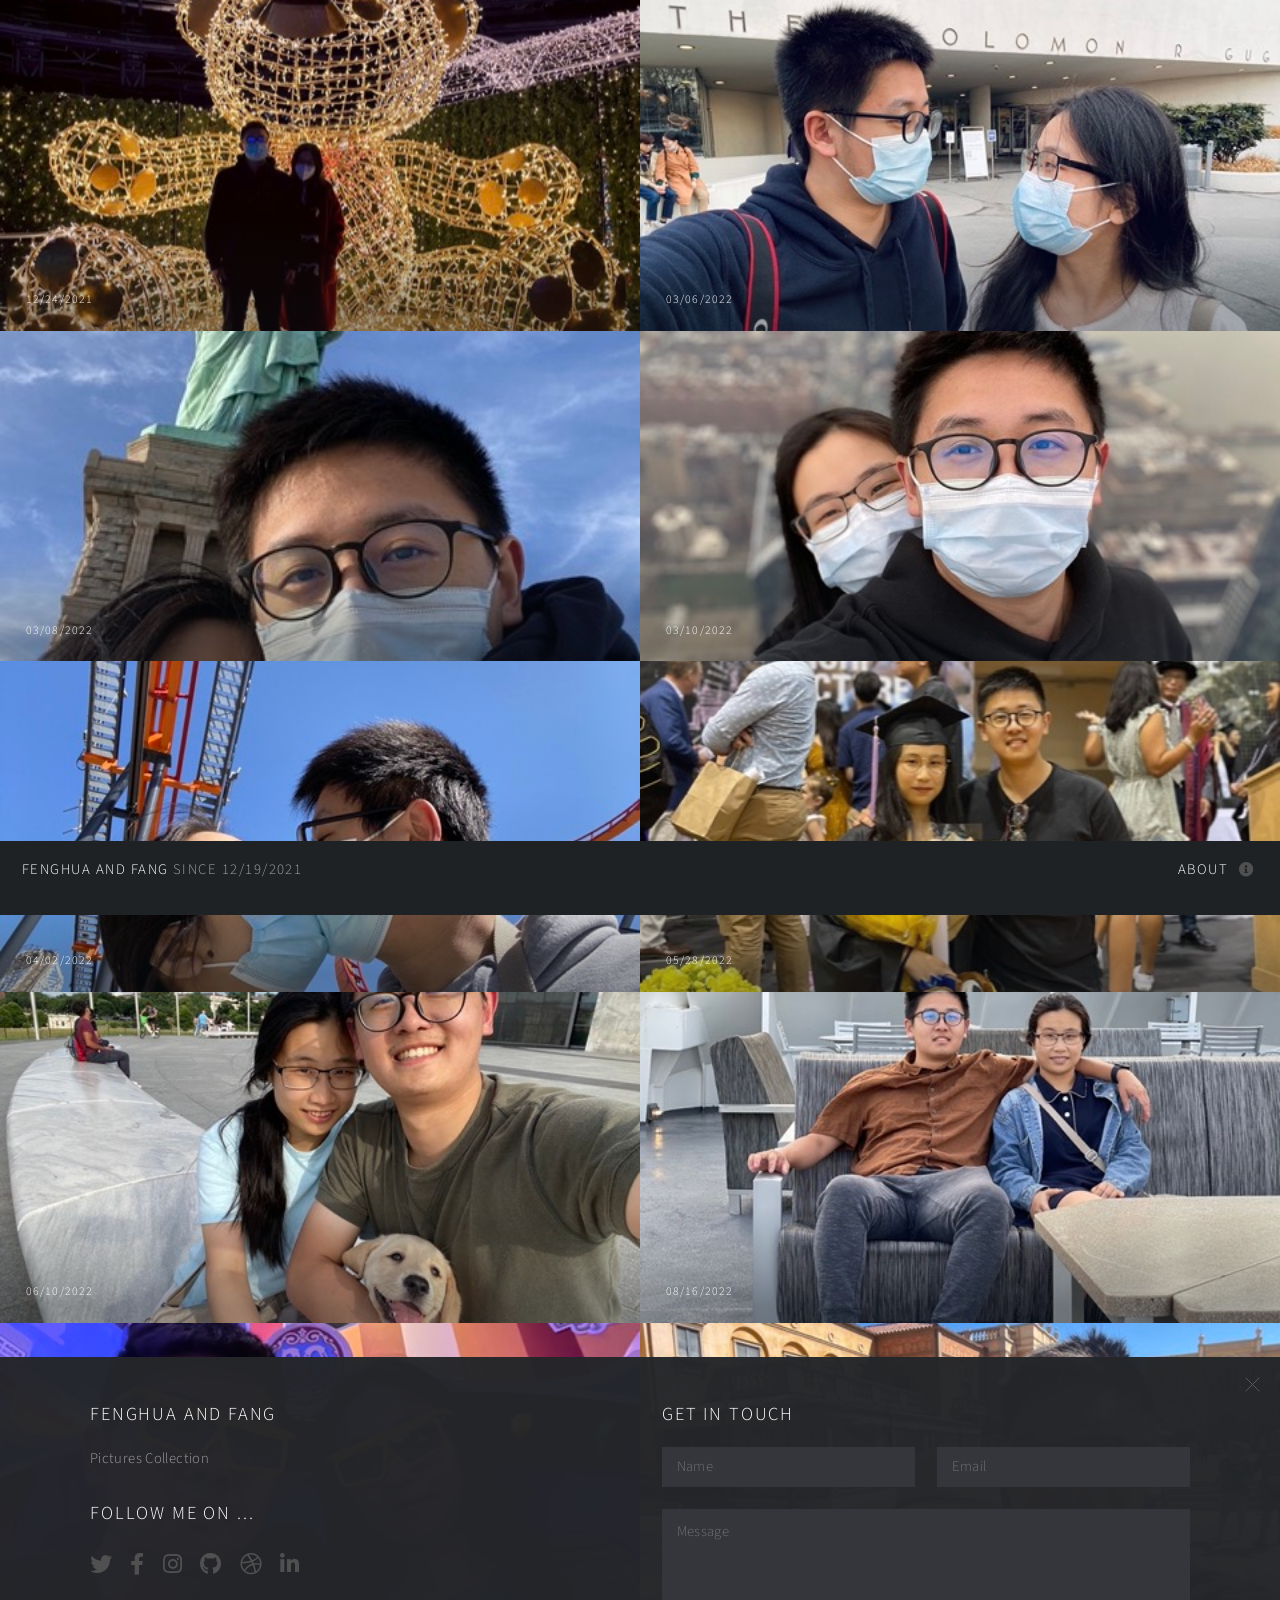
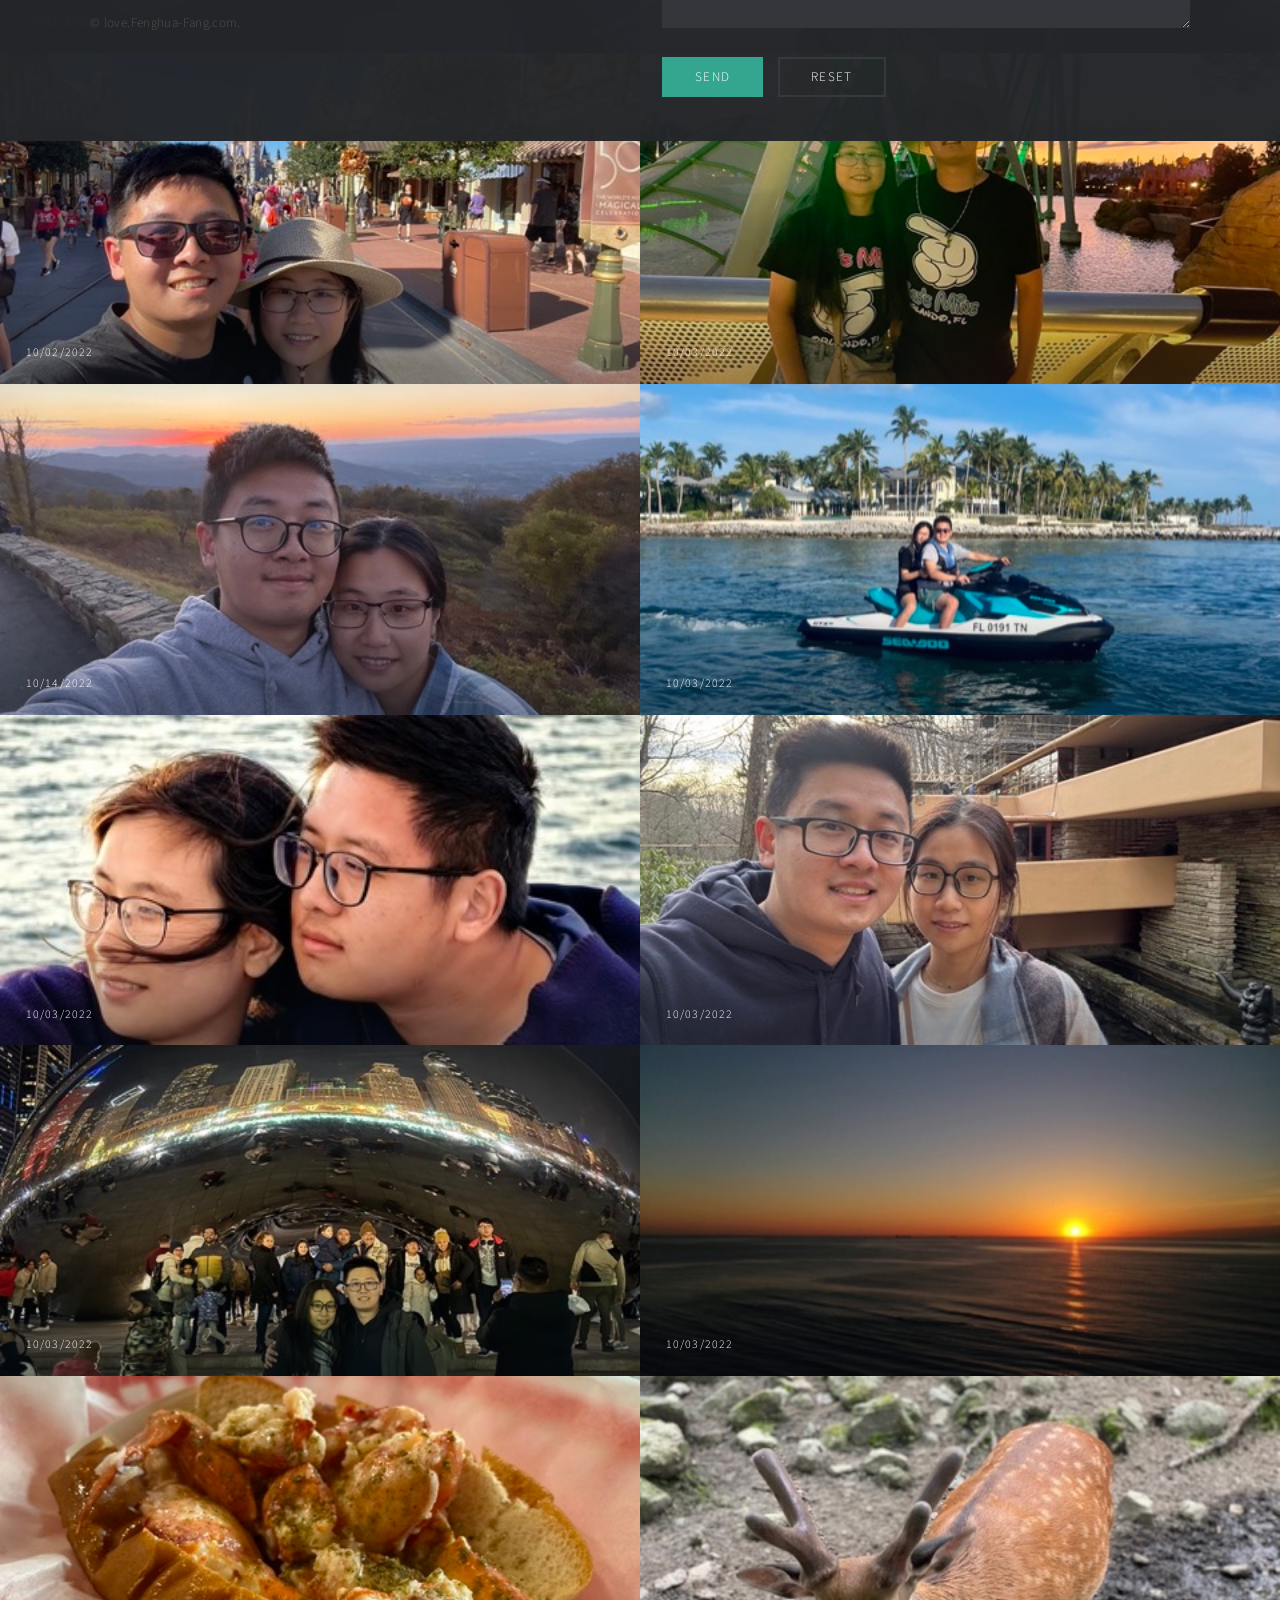
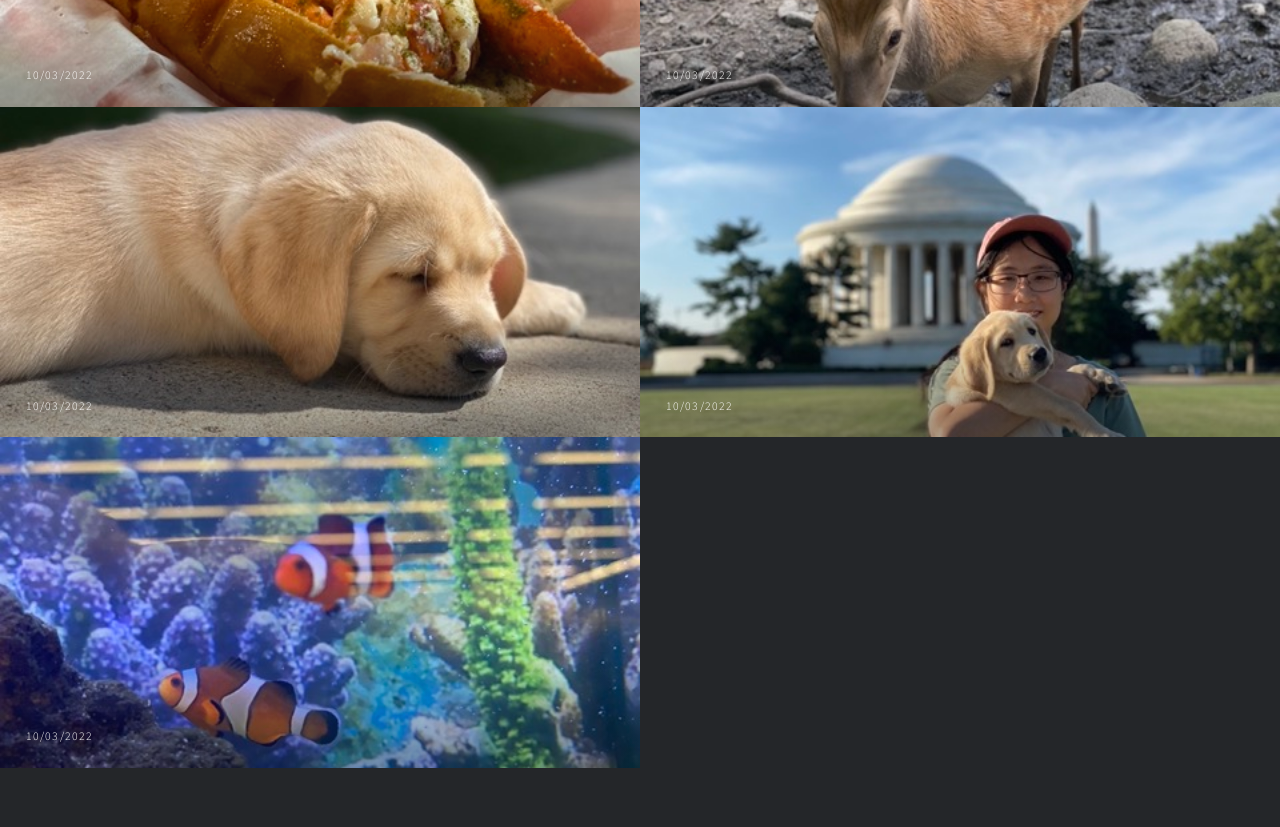
<file: legacy.html>
<!DOCTYPE HTML>
<!--
	Multiverse by HTML5 UP
	html5up.net | @ajlkn
	Free for personal and commercial use under the CCA 3.0 license (html5up.net/license)
-->
<html>
	<head>
		<title>Fenghua and Fang</title>
		<meta charset="utf-8" />
		<meta name="viewport" content="width=device-width, initial-scale=1, user-scalable=no" />
		<link rel="stylesheet" href="assets/css/main.css" />
		<noscript><link rel="stylesheet" href="assets/css/noscript.css" /></noscript>
	</head>
	<body class="is-preload">

		<!-- Wrapper -->
			<div id="wrapper">

				<!-- Header -->
					<header id="header">
						<h1><a href="index.html"><strong>Fenghua and Fang</strong> Since 12/19/2021</a></h1>
						<nav>
							<ul>
								<li><a href="#footer" class="icon solid fa-info-circle">About</a></li>
							</ul>
						</nav>
					</header>

				<!-- Main -->
					<div id="main">
						<article class="thumb">
							<a href="images/fulls/01.jpg" class="image"><img src="images/thumbs/01.jpg" alt="" /></a>
							<h2>12/24/2021</h2>
							<p>Washington Christmas</p>
						</article>
						<article class="thumb">
							<a href="images/fulls/02.jpg" class="image"><img src="images/thumbs/02.jpg" alt="" /></a>
							<h2>03/06/2022</h2>
							<p>Guggenheim Museum</p>
						</article>
						<article class="thumb">
							<a href="images/fulls/03.jpg" class="image"><img src="images/thumbs/03.jpg" alt="" /></a>
							<h2>03/08/2022</h2>
							<p>Statue of Liberty</p>
						</article>
						<article class="thumb">
							<a href="images/fulls/04.jpg" class="image"><img src="images/thumbs/04.jpg" alt="" /></a>
							<h2>03/10/2022</h2>
							<p>The Edge</p>
						</article>
						<article class="thumb">
							<a href="images/fulls/05.jpg" class="image"><img src="images/thumbs/05.jpg" alt="" /></a>
							<h2>04/02/2022</h2>
							<p>Six Flags America in Baltimore</p>
						</article>
						<article class="thumb">
							<a href="images/fulls/06.jpg" class="image"><img src="images/thumbs/06.jpg" alt="" /></a>
							<h2>05/28/2022</h2>
							<p>Graduation ceremony</p>
						</article>
						<article class="thumb">
							<a href="images/fulls/07.jpg" class="image"><img src="images/thumbs/07.jpg" alt="" /></a>
							<h2>06/10/2022</h2>
							<p>Washington Monument</p>
						</article>
						<article class="thumb">
							<a href="images/fulls/08.jpg" class="image"><img src="images/thumbs/08.jpg" alt="" /></a>
							<h2>08/16/2022</h2>
							<p>Boston ferry</p>
						</article>
						<article class="thumb">
							<a href="images/fulls/09.jpg" class="image"><img src="images/thumbs/09.jpg" alt="" /></a>
							<h2>10/01/2022</h2>
							<p>Disney Hollywood Park</p>
						</article>
						<article class="thumb">
							<a href="images/fulls/10.jpg" class="image"><img src="images/thumbs/10.jpg" alt="" /></a>
							<h2>10/01/2022</h2>
							<p>Disney Magic Kingdom Park</p>
						</article>
						<article class="thumb">
							<a href="images/fulls/11.jpg" class="image"><img src="images/thumbs/11.jpg" alt="" /></a>
							<h2>10/02/2022</h2>
							<p>Disney Epcot Park</p>
						</article>
						<article class="thumb">
							<a href="images/fulls/12.jpg" class="image"><img src="images/thumbs/12.jpg" alt="" /></a>
							<h2>10/03/2022</h2>
							<p>Universal Studio Island of Adventure</p>
						</article>





							<article class="thumb">
							<a href="images/fulls/13.jpg" class="image"><img src="images/thumbs/13.jpg" alt="" /></a>
							<h2>10/14/2022</h2>
							<p>Shenandoah National Park</p>
						</article>

							<article class="thumb">
							<a href="images/fulls/14.jpg" class="image"><img src="images/thumbs/14.jpg" alt="" /></a>
							<h2>10/03/2022</h2>
							<p>Universal Studio Island of Adventure</p>
						</article>

							<article class="thumb">
							<a href="images/fulls/15.jpg" class="image"><img src="images/thumbs/15.jpg" alt="" /></a>
							<h2>10/03/2022</h2>
							<p>Universal Studio Island of Adventure</p>
						</article>

							<article class="thumb">
							<a href="images/fulls/16.jpg" class="image"><img src="images/thumbs/16.jpg" alt="" /></a>
							<h2>10/03/2022</h2>
							<p>Universal Studio Island of Adventure</p>
						</article>


							<article class="thumb">
							<a href="images/fulls/17.jpg" class="image"><img src="images/thumbs/17.jpg" alt="" /></a>
							<h2>10/03/2022</h2>
							<p>Universal Studio Island of Adventure</p>
						</article>

							<article class="thumb">
							<a href="images/fulls/18.jpg" class="image"><img src="images/thumbs/18.jpg" alt="" /></a>
							<h2>10/03/2022</h2>
							<p>Universal Studio Island of Adventure</p>
						</article>

							<article class="thumb">
							<a href="images/fulls/19.jpg" class="image"><img src="images/thumbs/19.jpg" alt="" /></a>
							<h2>10/03/2022</h2>
							<p>Universal Studio Island of Adventure</p>
						</article>

							<article class="thumb">
							<a href="images/fulls/20.jpg" class="image"><img src="images/thumbs/20.jpg" alt="" /></a>
							<h2>10/03/2022</h2>
							<p>Universal Studio Island of Adventure</p>
						</article>

							<article class="thumb">
							<a href="images/fulls/21.jpg" class="image"><img src="images/thumbs/21.jpg" alt="" /></a>
							<h2>10/03/2022</h2>
							<p>Universal Studio Island of Adventure</p>
						</article>

							<article class="thumb">
							<a href="images/fulls/22.jpg" class="image"><img src="images/thumbs/22.jpg" alt="" /></a>
							<h2>10/03/2022</h2>
							<p>Universal Studio Island of Adventure</p>
						</article>

							<article class="thumb">
							<a href="images/fulls/23.jpg" class="image"><img src="images/thumbs/23.jpg" alt="" /></a>
							<h2>10/03/2022</h2>
							<p>Universal Studio Island of Adventure</p>
						</article>


					</div>

				<!-- Footer -->
					<footer id="footer" class="panel">
						<div class="inner split">
							<div>
								<section>
									<h2>Fenghua and Fang</h2>
									<p>Pictures Collection</p>
								</section>
								<section>
									<h2>Follow me on ...</h2>
									<ul class="icons">
										<li><a href="#" class="icon brands fa-twitter"><span class="label">Twitter</span></a></li>
										<li><a href="#" class="icon brands fa-facebook-f"><span class="label">Facebook</span></a></li>
										<li><a href="#" class="icon brands fa-instagram"><span class="label">Instagram</span></a></li>
										<li><a href="#" class="icon brands fa-github"><span class="label">GitHub</span></a></li>
										<li><a href="#" class="icon brands fa-dribbble"><span class="label">Dribbble</span></a></li>
										<li><a href="#" class="icon brands fa-linkedin-in"><span class="label">LinkedIn</span></a></li>
									</ul>
								</section>
								<p class="copyright">
									&copy; love.Fenghua-Fang.com<a href="http://html5up.net"></a>.
								</p>
							</div>
							<div>
								<section>
									<h2>Get in touch</h2>
									<form method="post" action="#">
										<div class="fields">
											<div class="field half">
												<input type="text" name="name" id="name" placeholder="Name" />
											</div>
											<div class="field half">
												<input type="text" name="email" id="email" placeholder="Email" />
											</div>
											<div class="field">
												<textarea name="message" id="message" rows="4" placeholder="Message"></textarea>
											</div>
										</div>
										<ul class="actions">
											<li><input type="submit" value="Send" class="primary" /></li>
											<li><input type="reset" value="Reset" /></li>
										</ul>
									</form>
								</section>
							</div>
						</div>
					</footer>

			</div>

		<!-- Scripts -->
			<script src="assets/js/jquery.min.js"></script>
			<script src="assets/js/jquery.poptrox.min.js"></script>
			<script src="assets/js/browser.min.js"></script>
			<script src="assets/js/breakpoints.min.js"></script>
			<script src="assets/js/util.js"></script>
			<script src="assets/js/main.js"></script>

	</body>
</html>
</file>
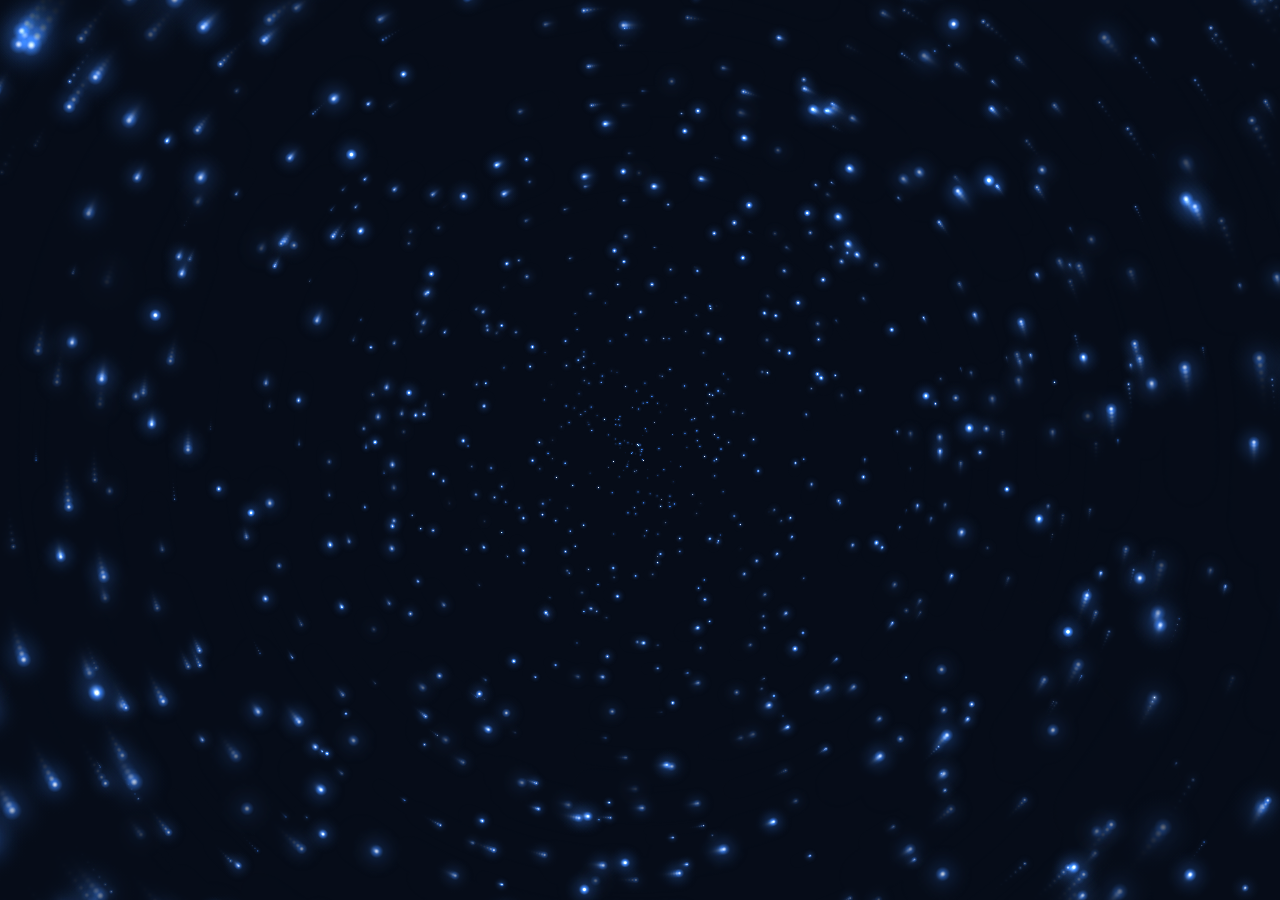
<file: stars.html>
<!--
 * @Author: Tina Huang
 * @Date: 2022-12-10 15:19:04
 * @LastEditors: Tina Huang
 * @LastEditTime: 2022-12-10 15:20:57
 * @Description: 
-->

<!DOCTYPE html>
<html>
  <head>
    <meta charset="utf-8" />
    <title></title>
  </head>
  <style>
    body {
      margin: 0 auto;
      overflow: hidden;
    }
    .canvas {
      position: absolute;
      display: inline-block;
      width: 100%;
      height: auto;
      vertical-align: baseline;
      z-index: -2;
    }
  </style>
  <body>
    <canvas id="canvas" class="canvas"></canvas>
  </body>
  <script>
    drawStars();
    //画星空背景
    function drawStars() {
      var canvas = document.getElementById("canvas"),
        ctx = canvas.getContext("2d"),
        w = (canvas.width = window.innerWidth),
        h = (canvas.height = window.innerHeight),
        hue = 217, //色调色彩
        stars = [], //保存所有星星
        count = 0, //用于计算星星
        maxStars = 1300; //星星数量

      //canvas2是用来创建星星的源图像，即母版，
      //根据星星自身属性的大小来设置
      var canvas2 = document.createElement("canvas"),
        ctx2 = canvas2.getContext("2d");
      canvas2.width = 100;
      canvas2.height = 100;
      //创建径向渐变，从坐标(half，half)半径为0的圆开始，
      //到坐标为(half,half)半径为half的圆结束
      var half = canvas2.width / 2,
        gradient2 = ctx2.createRadialGradient(half, half, 0, half, half, half);
      gradient2.addColorStop(0.025, "#CCC");
      //hsl是另一种颜色的表示方式，
      //h->hue,代表色调色彩，0为red，120为green，240为blue
      //s->saturation，代表饱和度，0%-100%
      //l->lightness，代表亮度，0%为black，100%位white
      gradient2.addColorStop(0.1, "hsl(" + hue + ", 61%, 33%)");
      gradient2.addColorStop(0.25, "hsl(" + hue + ", 64%, 6%)");
      gradient2.addColorStop(1, "transparent");

      ctx2.fillStyle = gradient2;
      ctx2.beginPath();
      ctx2.arc(half, half, half, 0, Math.PI * 2);
      ctx2.fill();

      // End cache
      function random(min, max) {
        if (arguments.length < 2) {
          max = min;
          min = 0;
        }

        if (min > max) {
          var hold = max;
          max = min;
          min = hold;
        }

        //返回min和max之间的一个随机值
        return Math.floor(Math.random() * (max - min + 1)) + min;
      }

      function maxOrbit(x, y) {
        var max = Math.max(x, y),
          diameter = Math.round(Math.sqrt(max * max + max * max));
        //星星移动范围，值越大范围越小，
        return diameter / 2;
      }

      var Star = function () {
        //星星移动的半径
        this.orbitRadius = random(maxOrbit(w, h));
        //星星大小，半径越小，星星也越小，即外面的星星会比较大
        this.radius = random(60, this.orbitRadius) / 8;
        //所有星星都是以屏幕的中心为圆心
        this.orbitX = w / 2;
        this.orbitY = h / 2;
        //星星在旋转圆圈位置的角度,每次增加speed值的角度
        //利用正弦余弦算出真正的x、y位置
        this.timePassed = random(0, maxStars);
        //星星移动速度
        this.speed = random(this.orbitRadius) / 50000;
        //星星图像的透明度
        this.alpha = random(2, 10) / 10;

        count++;
        stars[count] = this;
      };

      Star.prototype.draw = function () {
        //星星围绕在以屏幕中心为圆心，半径为orbitRadius的圆旋转
        var x = Math.sin(this.timePassed) * this.orbitRadius + this.orbitX,
          y = Math.cos(this.timePassed) * this.orbitRadius + this.orbitY,
          twinkle = random(10);

        //星星每次移动会有1/10的几率变亮或者变暗
        if (twinkle === 1 && this.alpha > 0) {
          //透明度降低，变暗
          this.alpha -= 0.05;
        } else if (twinkle === 2 && this.alpha < 1) {
          //透明度升高，变亮
          this.alpha += 0.05;
        }

        ctx.globalAlpha = this.alpha;
        //使用canvas2作为源图像来创建星星，
        //位置在x - this.radius / 2, y - this.radius / 2
        //大小为 this.radius
        ctx.drawImage(
          canvas2,
          x - this.radius / 2,
          y - this.radius / 2,
          this.radius,
          this.radius
        );
        //没旋转一次，角度就会增加
        this.timePassed += this.speed;
      };

      //初始化所有星星
      for (var i = 0; i < maxStars; i++) {
        new Star();
      }

      function animation() {
        //以新图像覆盖已有图像的方式进行绘制背景颜色
        ctx.globalCompositeOperation = "source-over";
        ctx.globalAlpha = 0.5; //尾巴
        ctx.fillStyle = "hsla(" + hue + ", 64%, 6%, 2)";
        ctx.fillRect(0, 0, w, h);

        //源图像和目标图像同时显示，重叠部分叠加颜色效果
        ctx.globalCompositeOperation = "lighter";
        for (var i = 1, l = stars.length; i < l; i++) {
          stars[i].draw();
        }

        //调用该方法执行动画，并且在重绘的时候调用指定的函数来更新动画
        //回调的次数通常是每秒60次
        window.requestAnimationFrame(animation);
      }

      animation();
    }

    // 
  </script>
</html>
</file>
<file: assets/css/noscript.css>
/*
	Multiverse by HTML5 UP
	html5up.net | @ajlkn
	Free for personal and commercial use under the CCA 3.0 license (html5up.net/license)
*/

/* Wrapper */

	body.is-preload #wrapper:before {
		display: none;
	}

/* Main */

	body.is-preload #main .thumb {
		pointer-events: auto;
		opacity: 1;
	}

/* Header */

	body.is-preload #header {
		-moz-transform: none;
		-webkit-transform: none;
		-ms-transform: none;
		transform: none;
	}
</file>
<file: assets/css/main.css>
@import url(fontawesome-all.min.css);
@import url("https://fonts.googleapis.com/css?family=Source+Sans+Pro:300,300italic,400,400italic");

/*
	Multiverse by HTML5 UP
	html5up.net | @ajlkn
	Free for personal and commercial use under the CCA 3.0 license (html5up.net/license)
*/

@-moz-keyframes spinner {
	0% {
		-moz-transform: rotate(0deg);
		-webkit-transform: rotate(0deg);
		-ms-transform: rotate(0deg);
		transform: rotate(0deg);
	}

	100% {
		-moz-transform: rotate(359deg);
		-webkit-transform: rotate(359deg);
		-ms-transform: rotate(359deg);
		transform: rotate(359deg);
	}
}

@-webkit-keyframes spinner {
	0% {
		-moz-transform: rotate(0deg);
		-webkit-transform: rotate(0deg);
		-ms-transform: rotate(0deg);
		transform: rotate(0deg);
	}

	100% {
		-moz-transform: rotate(359deg);
		-webkit-transform: rotate(359deg);
		-ms-transform: rotate(359deg);
		transform: rotate(359deg);
	}
}

@-ms-keyframes spinner {
	0% {
		-moz-transform: rotate(0deg);
		-webkit-transform: rotate(0deg);
		-ms-transform: rotate(0deg);
		transform: rotate(0deg);
	}

	100% {
		-moz-transform: rotate(359deg);
		-webkit-transform: rotate(359deg);
		-ms-transform: rotate(359deg);
		transform: rotate(359deg);
	}
}

@keyframes spinner {
	0% {
		-moz-transform: rotate(0deg);
		-webkit-transform: rotate(0deg);
		-ms-transform: rotate(0deg);
		transform: rotate(0deg);
	}

	100% {
		-moz-transform: rotate(359deg);
		-webkit-transform: rotate(359deg);
		-ms-transform: rotate(359deg);
		transform: rotate(359deg);
	}
}

html, body, div, span, applet, object,
iframe, h1, h2, h3, h4, h5, h6, p, blockquote,
pre, a, abbr, acronym, address, big, cite,
code, del, dfn, em, img, ins, kbd, q, s, samp,
small, strike, strong, sub, sup, tt, var, b,
u, i, center, dl, dt, dd, ol, ul, li, fieldset,
form, label, legend, table, caption, tbody,
tfoot, thead, tr, th, td, article, aside,
canvas, details, embed, figure, figcaption,
footer, header, hgroup, menu, nav, output, ruby,
section, summary, time, mark, audio, video {
	margin: 0;
	padding: 0;
	border: 0;
	font-size: 100%;
	font: inherit;
	vertical-align: baseline;}

article, aside, details, figcaption, figure,
footer, header, hgroup, menu, nav, section {
	display: block;}

body {
	line-height: 1;
}

ol, ul {
	list-style: none;
}

blockquote, q {
	quotes: none;
}

	blockquote:before, blockquote:after, q:before, q:after {
		content: '';
		content: none;
	}

table {
	border-collapse: collapse;
	border-spacing: 0;
}

body {
	-webkit-text-size-adjust: none;
}

mark {
	background-color: transparent;
	color: inherit;
}

input::-moz-focus-inner {
	border: 0;
	padding: 0;
}

input, select, textarea {
	-moz-appearance: none;
	-webkit-appearance: none;
	-ms-appearance: none;
	appearance: none;
}

/* Basic */

	@-ms-viewport {
		width: device-width;
	}

	body {
		-ms-overflow-style: scrollbar;
	}

	@media screen and (max-width: 480px) {

		html, body {
			min-width: 320px;
		}

	}

	html {
		box-sizing: border-box;
	}

	*, *:before, *:after {
		box-sizing: inherit;
	}

	body {
		background: #242629;
	}

		body.is-preload *, body.is-preload *:before, body.is-preload *:after {
			-moz-animation: none !important;
			-webkit-animation: none !important;
			-ms-animation: none !important;
			animation: none !important;
			-moz-transition: none !important;
			-webkit-transition: none !important;
			-ms-transition: none !important;
			transition: none !important;
		}

		body.is-resizing *, body.is-resizing *:before, body.is-resizing *:after {
			-moz-animation: none !important;
			-webkit-animation: none !important;
			-ms-animation: none !important;
			animation: none !important;
			-moz-transition: none !important;
			-webkit-transition: none !important;
			-ms-transition: none !important;
			transition: none !important;
		}

/* Type */

	body, input, select, textarea {
		color: #a0a0a1;
		font-family: "Source Sans Pro", Helvetica, sans-serif;
		font-size: 15pt;
		font-weight: 300;
		letter-spacing: 0.025em;
		line-height: 1.65;
	}

		@media screen and (max-width: 1680px) {

			body, input, select, textarea {
				font-size: 11pt;
			}

		}

	a {
		-moz-transition: color 0.2s ease-in-out, border-bottom-color 0.2s ease-in-out;
		-webkit-transition: color 0.2s ease-in-out, border-bottom-color 0.2s ease-in-out;
		-ms-transition: color 0.2s ease-in-out, border-bottom-color 0.2s ease-in-out;
		transition: color 0.2s ease-in-out, border-bottom-color 0.2s ease-in-out;
		border-bottom: dotted 1px;
		color: #34a58e;
		text-decoration: none;
	}

		a:hover {
			border-bottom-color: transparent;
			color: #34a58e !important;
		}

	strong, b {
		color: #ffffff;
		font-weight: 300;
	}

	em, i {
		font-style: italic;
	}

	p {
		margin: 0 0 2em 0;
	}

	h1, h2, h3, h4, h5, h6 {
		color: #ffffff;
		font-weight: 300;
		letter-spacing: 0.1em;
		line-height: 1.5;
		margin: 0 0 1em 0;
		text-transform: uppercase;
	}

		h1 a, h2 a, h3 a, h4 a, h5 a, h6 a {
			color: inherit;
			text-decoration: none;
		}

	h1 {
		font-size: 2em;
	}

	h2 {
		font-size: 1.25em;
	}

	h3 {
		font-size: 1.1em;
	}

	h4 {
		font-size: 1em;
	}

	h5 {
		font-size: 0.9em;
	}

	h6 {
		font-size: 0.7em;
	}

	@media screen and (max-width: 736px) {

		h2 {
			font-size: 1em;
		}

		h3 {
			font-size: 0.9em;
		}

		h4 {
			font-size: 0.8em;
		}

		h5 {
			font-size: 0.7em;
		}

		h6 {
			font-size: 0.7em;
		}

	}

	sub {
		font-size: 0.8em;
		position: relative;
		top: 0.5em;
	}

	sup {
		font-size: 0.8em;
		position: relative;
		top: -0.5em;
	}

	blockquote {
		border-left: 4px #36383c;
		font-style: italic;
		margin: 0 0 2em 0;
		padding: 0.5em 0 0.5em 2em;
	}

	code {
		background: #34363b;
		border: solid 1px #36383c;
		font-family: "Courier New", monospace;
		font-size: 0.9em;
		margin: 0 0.25em;
		padding: 0.25em 0.65em;
	}

	pre {
		-webkit-overflow-scrolling: touch;
		font-family: "Courier New", monospace;
		font-size: 0.9em;
		margin: 0 0 2em 0;
	}

		pre code {
			display: block;
			line-height: 1.75;
			padding: 1em 1.5em;
			overflow-x: auto;
		}

	hr {
		border: 0;
		border-bottom: solid 1px #36383c;
		margin: 2em 0;
	}

		hr.major {
			margin: 3em 0;
		}

	.align-left {
		text-align: left;
	}

	.align-center {
		text-align: center;
	}

	.align-right {
		text-align: right;
	}

/* Button */

	input[type="submit"],
	input[type="reset"],
	input[type="button"],
	button,
	.button {
		-moz-appearance: none;
		-webkit-appearance: none;
		-ms-appearance: none;
		appearance: none;
		-moz-transition: background-color 0.2s ease-in-out, box-shadow 0.2s ease-in-out, color 0.2s ease-in-out;
		-webkit-transition: background-color 0.2s ease-in-out, box-shadow 0.2s ease-in-out, color 0.2s ease-in-out;
		-ms-transition: background-color 0.2s ease-in-out, box-shadow 0.2s ease-in-out, color 0.2s ease-in-out;
		transition: background-color 0.2s ease-in-out, box-shadow 0.2s ease-in-out, color 0.2s ease-in-out;
		background-color: transparent;
		border: 0;
		border-radius: 0;
		box-shadow: inset 0 0 0 2px #36383c;
		color: #ffffff !important;
		cursor: pointer;
		display: inline-block;
		font-size: 0.9em;
		font-weight: 300;
		height: 3.05556em;
		letter-spacing: 0.1em;
		line-height: 3.05556em;
		padding: 0 2.5em;
		text-align: center;
		text-decoration: none;
		text-transform: uppercase;
		white-space: nowrap;
	}

		input[type="submit"]:hover,
		input[type="reset"]:hover,
		input[type="button"]:hover,
		button:hover,
		.button:hover {
			box-shadow: inset 0 0 0 2px #34a58e;
			color: #34a58e !important;
		}

			input[type="submit"]:hover:active,
			input[type="reset"]:hover:active,
			input[type="button"]:hover:active,
			button:hover:active,
			.button:hover:active {
				background-color: rgba(52, 165, 142, 0.15);
				color: #34a58e !important;
			}

		input[type="submit"].icon,
		input[type="reset"].icon,
		input[type="button"].icon,
		button.icon,
		.button.icon {
			padding-left: 1.35em;
		}

			input[type="submit"].icon:before,
			input[type="reset"].icon:before,
			input[type="button"].icon:before,
			button.icon:before,
			.button.icon:before {
				margin-right: 0.5em;
			}

		input[type="submit"].fit,
		input[type="reset"].fit,
		input[type="button"].fit,
		button.fit,
		.button.fit {
			width: 100%;
		}

		input[type="submit"].small,
		input[type="reset"].small,
		input[type="button"].small,
		button.small,
		.button.small {
			font-size: 0.8em;
		}

		input[type="submit"].large,
		input[type="reset"].large,
		input[type="button"].large,
		button.large,
		.button.large {
			font-size: 1.35em;
		}

		input[type="submit"].primary,
		input[type="reset"].primary,
		input[type="button"].primary,
		button.primary,
		.button.primary {
			background-color: #34a58e;
			box-shadow: none;
		}

			input[type="submit"].primary:hover,
			input[type="reset"].primary:hover,
			input[type="button"].primary:hover,
			button.primary:hover,
			.button.primary:hover {
				background-color: #47c5ab;
				color: #ffffff !important;
			}

				input[type="submit"].primary:hover:active,
				input[type="reset"].primary:hover:active,
				input[type="button"].primary:hover:active,
				button.primary:hover:active,
				.button.primary:hover:active {
					background-color: #287e6d;
				}

		input[type="submit"].disabled, input[type="submit"]:disabled,
		input[type="reset"].disabled,
		input[type="reset"]:disabled,
		input[type="button"].disabled,
		input[type="button"]:disabled,
		button.disabled,
		button:disabled,
		.button.disabled,
		.button:disabled {
			pointer-events: none;
			opacity: 0.35;
		}

/* Form */

	form {
		margin: 0 0 2em 0;
	}

		form > :last-child {
			margin-bottom: 0;
		}

		form > .fields {
			display: -moz-flex;
			display: -webkit-flex;
			display: -ms-flex;
			display: flex;
			-moz-flex-wrap: wrap;
			-webkit-flex-wrap: wrap;
			-ms-flex-wrap: wrap;
			flex-wrap: wrap;
			width: calc(100% + 3em);
			margin: -1.5em 0 2em -1.5em;
		}

			form > .fields > .field {
				-moz-flex-grow: 0;
				-webkit-flex-grow: 0;
				-ms-flex-grow: 0;
				flex-grow: 0;
				-moz-flex-shrink: 0;
				-webkit-flex-shrink: 0;
				-ms-flex-shrink: 0;
				flex-shrink: 0;
				padding: 1.5em 0 0 1.5em;
				width: calc(100% - 1.5em);
			}

				form > .fields > .field.half {
					width: calc(50% - 0.75em);
				}

				form > .fields > .field.third {
					width: calc(100%/3 - 0.5em);
				}

				form > .fields > .field.quarter {
					width: calc(25% - 0.375em);
				}

		@media screen and (max-width: 736px) {

			form > .fields {
				width: calc(100% + 3em);
				margin: -1.5em 0 2em -1.5em;
			}

				form > .fields > .field {
					padding: 1.5em 0 0 1.5em;
					width: calc(100% - 1.5em);
				}

					form > .fields > .field.half {
						width: calc(100% - 1.5em);
					}

					form > .fields > .field.third {
						width: calc(100% - 1.5em);
					}

					form > .fields > .field.quarter {
						width: calc(100% - 1.5em);
					}

		}

	label {
		color: #ffffff;
		display: block;
		font-size: 0.9em;
		font-weight: 300;
		margin: 0 0 1em 0;
	}

	input[type="text"],
	input[type="password"],
	input[type="email"],
	input[type="tel"],
	input[type="search"],
	input[type="url"],
	select,
	textarea {
		-moz-appearance: none;
		-webkit-appearance: none;
		-ms-appearance: none;
		appearance: none;
		background: #34363b;
		border: 0;
		border-radius: 0;
		color: #a0a0a1;
		display: block;
		outline: 0;
		padding: 0 1em;
		text-decoration: none;
		width: 100%;
	}

		input[type="text"]:invalid,
		input[type="password"]:invalid,
		input[type="email"]:invalid,
		input[type="tel"]:invalid,
		input[type="search"]:invalid,
		input[type="url"]:invalid,
		select:invalid,
		textarea:invalid {
			box-shadow: none;
		}

		input[type="text"]:focus,
		input[type="password"]:focus,
		input[type="email"]:focus,
		input[type="tel"]:focus,
		input[type="search"]:focus,
		input[type="url"]:focus,
		select:focus,
		textarea:focus {
			box-shadow: inset 0 0 0 2px #34a58e;
		}

	select {
		background-image: url("data:image/svg+xml;charset=utf8,%3Csvg xmlns='http://www.w3.org/2000/svg' width='40' height='40' preserveAspectRatio='none' viewBox='0 0 40 40'%3E%3Cpath d='M9.4,12.3l10.4,10.4l10.4-10.4c0.2-0.2,0.5-0.4,0.9-0.4c0.3,0,0.6,0.1,0.9,0.4l3.3,3.3c0.2,0.2,0.4,0.5,0.4,0.9 c0,0.4-0.1,0.6-0.4,0.9L20.7,31.9c-0.2,0.2-0.5,0.4-0.9,0.4c-0.3,0-0.6-0.1-0.9-0.4L4.3,17.3c-0.2-0.2-0.4-0.5-0.4-0.9 c0-0.4,0.1-0.6,0.4-0.9l3.3-3.3c0.2-0.2,0.5-0.4,0.9-0.4S9.1,12.1,9.4,12.3z' fill='%2336383c' /%3E%3C/svg%3E");
		background-size: 1.25rem;
		background-repeat: no-repeat;
		background-position: calc(100% - 1rem) center;
		height: 2.75em;
		padding-right: 2.75em;
		text-overflow: ellipsis;
	}

		select option {
			color: #ffffff;
			background: #242629;
		}

		select:focus::-ms-value {
			background-color: transparent;
		}

		select::-ms-expand {
			display: none;
		}

	input[type="text"],
	input[type="password"],
	input[type="email"],
	input[type="tel"],
	input[type="search"],
	input[type="url"],
	select {
		height: 2.75em;
	}

	textarea {
		padding: 0.75em 1em;
	}

	input[type="checkbox"],
	input[type="radio"] {
		-moz-appearance: none;
		-webkit-appearance: none;
		-ms-appearance: none;
		appearance: none;
		display: block;
		float: left;
		margin-right: -2em;
		opacity: 0;
		width: 1em;
		z-index: -1;
	}

		input[type="checkbox"] + label,
		input[type="radio"] + label {
			text-decoration: none;
			color: #a0a0a1;
			cursor: pointer;
			display: inline-block;
			font-size: 1em;
			font-weight: 300;
			padding-left: 2.4em;
			padding-right: 0.75em;
			position: relative;
		}

			input[type="checkbox"] + label:before,
			input[type="radio"] + label:before {
				-moz-osx-font-smoothing: grayscale;
				-webkit-font-smoothing: antialiased;
				display: inline-block;
				font-style: normal;
				font-variant: normal;
				text-rendering: auto;
				line-height: 1;
				text-transform: none !important;
				font-family: 'Font Awesome 5 Free';
				font-weight: 900;
			}

			input[type="checkbox"] + label:before,
			input[type="radio"] + label:before {
				background: #34363b;
				content: '';
				display: inline-block;
				font-size: 0.8em;
				height: 2.0625em;
				left: 0;
				line-height: 2.0625em;
				position: absolute;
				text-align: center;
				top: 0;
				width: 2.0625em;
			}

		input[type="checkbox"]:checked + label:before,
		input[type="radio"]:checked + label:before {
			background: #34a58e;
			border-color: #34a58e;
			color: #ffffff;
			content: '\f00c';
		}

		input[type="checkbox"]:focus + label:before,
		input[type="radio"]:focus + label:before {
			box-shadow: 0 0 0 2px #34a58e;
		}

	input[type="radio"] + label:before {
		border-radius: 100%;
	}

	::-webkit-input-placeholder {
		color: #707071 !important;
		opacity: 1.0;
	}

	:-moz-placeholder {
		color: #707071 !important;
		opacity: 1.0;
	}

	::-moz-placeholder {
		color: #707071 !important;
		opacity: 1.0;
	}

	:-ms-input-placeholder {
		color: #707071 !important;
		opacity: 1.0;
	}

/* Icon */

	.icon {
		text-decoration: none;
		border-bottom: none;
		position: relative;
	}

		.icon:before {
			-moz-osx-font-smoothing: grayscale;
			-webkit-font-smoothing: antialiased;
			display: inline-block;
			font-style: normal;
			font-variant: normal;
			text-rendering: auto;
			line-height: 1;
			text-transform: none !important;
			font-family: 'Font Awesome 5 Free';
			font-weight: 400;
		}

		.icon > .label {
			display: none;
		}

		.icon:before {
			line-height: inherit;
		}

		.icon.solid:before {
			font-weight: 900;
		}

		.icon.brands:before {
			font-family: 'Font Awesome 5 Brands';
		}

/* List */

	ol {
		list-style: decimal;
		margin: 0 0 2em 0;
		padding-left: 1.25em;
	}

		ol li {
			padding-left: 0.25em;
		}

	ul {
		list-style: disc;
		margin: 0 0 2em 0;
		padding-left: 1em;
	}

		ul li {
			padding-left: 0.5em;
		}

		ul.alt {
			list-style: none;
			padding-left: 0;
		}

			ul.alt li {
				border-top: solid 1px #36383c;
				padding: 0.5em 0;
			}

				ul.alt li:first-child {
					border-top: 0;
					padding-top: 0;
				}

	dl {
		margin: 0 0 2em 0;
	}

		dl dt {
			display: block;
			font-weight: 300;
			margin: 0 0 1em 0;
		}

		dl dd {
			margin-left: 2em;
		}

/* Actions */

	ul.actions {
		display: -moz-flex;
		display: -webkit-flex;
		display: -ms-flex;
		display: flex;
		cursor: default;
		list-style: none;
		margin-left: -1em;
		padding-left: 0;
	}

		ul.actions li {
			padding: 0 0 0 1em;
			vertical-align: middle;
		}

		ul.actions.special {
			-moz-justify-content: center;
			-webkit-justify-content: center;
			-ms-justify-content: center;
			justify-content: center;
			width: 100%;
			margin-left: 0;
		}

			ul.actions.special li:first-child {
				padding-left: 0;
			}

		ul.actions.stacked {
			-moz-flex-direction: column;
			-webkit-flex-direction: column;
			-ms-flex-direction: column;
			flex-direction: column;
			margin-left: 0;
		}

			ul.actions.stacked li {
				padding: 1.3em 0 0 0;
			}

				ul.actions.stacked li:first-child {
					padding-top: 0;
				}

		ul.actions.fit {
			width: calc(100% + 1em);
		}

			ul.actions.fit li {
				-moz-flex-grow: 1;
				-webkit-flex-grow: 1;
				-ms-flex-grow: 1;
				flex-grow: 1;
				-moz-flex-shrink: 1;
				-webkit-flex-shrink: 1;
				-ms-flex-shrink: 1;
				flex-shrink: 1;
				width: 100%;
			}

				ul.actions.fit li > * {
					width: 100%;
				}

			ul.actions.fit.stacked {
				width: 100%;
			}

		@media screen and (max-width: 480px) {

			ul.actions:not(.fixed) {
				-moz-flex-direction: column;
				-webkit-flex-direction: column;
				-ms-flex-direction: column;
				flex-direction: column;
				margin-left: 0;
				width: 100% !important;
			}

				ul.actions:not(.fixed) li {
					-moz-flex-grow: 1;
					-webkit-flex-grow: 1;
					-ms-flex-grow: 1;
					flex-grow: 1;
					-moz-flex-shrink: 1;
					-webkit-flex-shrink: 1;
					-ms-flex-shrink: 1;
					flex-shrink: 1;
					padding: 1em 0 0 0;
					text-align: center;
					width: 100%;
				}

					ul.actions:not(.fixed) li > * {
						width: 100%;
					}

					ul.actions:not(.fixed) li:first-child {
						padding-top: 0;
					}

					ul.actions:not(.fixed) li input[type="submit"],
					ul.actions:not(.fixed) li input[type="reset"],
					ul.actions:not(.fixed) li input[type="button"],
					ul.actions:not(.fixed) li button,
					ul.actions:not(.fixed) li .button {
						width: 100%;
					}

						ul.actions:not(.fixed) li input[type="submit"].icon:before,
						ul.actions:not(.fixed) li input[type="reset"].icon:before,
						ul.actions:not(.fixed) li input[type="button"].icon:before,
						ul.actions:not(.fixed) li button.icon:before,
						ul.actions:not(.fixed) li .button.icon:before {
							margin-left: -0.5rem;
						}

		}

/* Icons */

	ul.icons {
		cursor: default;
		list-style: none;
		padding-left: 0;
	}

		ul.icons li {
			display: inline-block;
			padding: 0 1em 0 0;
		}

			ul.icons li:last-child {
				padding-right: 0;
			}

			ul.icons li .icon {
				color: #505051;
			}

				ul.icons li .icon:before {
					font-size: 1.5em;
				}

/* Table */

	.table-wrapper {
		-webkit-overflow-scrolling: touch;
		overflow-x: auto;
	}

	table {
		margin: 0 0 2em 0;
		width: 100%;
	}

		table tbody tr {
			border: solid 1px #36383c;
			border-left: 0;
			border-right: 0;
		}

			table tbody tr:nth-child(2n + 1) {
				background-color: #34363b;
			}

		table td {
			padding: 0.75em 0.75em;
		}

		table th {
			color: #ffffff;
			font-size: 0.9em;
			font-weight: 300;
			padding: 0 0.75em 0.75em 0.75em;
			text-align: left;
		}

		table thead {
			border-bottom: solid 2px #36383c;
		}

		table tfoot {
			border-top: solid 2px #36383c;
		}

		table.alt {
			border-collapse: separate;
		}

			table.alt tbody tr td {
				border: solid 1px #36383c;
				border-left-width: 0;
				border-top-width: 0;
			}

				table.alt tbody tr td:first-child {
					border-left-width: 1px;
				}

			table.alt tbody tr:first-child td {
				border-top-width: 1px;
			}

			table.alt thead {
				border-bottom: 0;
			}

			table.alt tfoot {
				border-top: 0;
			}

/* Panel */

	.panel {
		padding: 4em 4em 2em 4em ;
		-moz-transform: translateY(100vh);
		-webkit-transform: translateY(100vh);
		-ms-transform: translateY(100vh);
		transform: translateY(100vh);
		-moz-transition: -moz-transform 0.5s ease;
		-webkit-transition: -webkit-transform 0.5s ease;
		-ms-transition: -ms-transform 0.5s ease;
		transition: transform 0.5s ease;
		-webkit-overflow-scrolling: touch;
		background: rgba(36, 38, 41, 0.975);
		bottom: 4em;
		left: 0;
		max-height: calc(80vh - 4em);
		overflow-y: auto;
		position: fixed;
		width: 100%;
		z-index: 10001;
	}

		.panel.active {
			-moz-transform: translateY(1px);
			-webkit-transform: translateY(1px);
			-ms-transform: translateY(1px);
			transform: translateY(1px);
		}

		.panel > .inner {
			margin: 0 auto;
			max-width: 100%;
			width: 75em;
		}

			.panel > .inner.split {
				display: -moz-flex;
				display: -webkit-flex;
				display: -ms-flex;
				display: flex;
			}

				.panel > .inner.split > div {
					margin-left: 4em;
					width: 50%;
				}

				.panel > .inner.split > :first-child {
					margin-left: 0;
				}

		.panel > .closer {
			-moz-transition: opacity 0.2s ease-in-out;
			-webkit-transition: opacity 0.2s ease-in-out;
			-ms-transition: opacity 0.2s ease-in-out;
			transition: opacity 0.2s ease-in-out;
			background-image: url("images/close.svg");
			background-position: center;
			background-repeat: no-repeat;
			background-size: 3em;
			cursor: pointer;
			height: 5em;
			opacity: 0.25;
			position: absolute;
			right: 0;
			top: 0;
			width: 5em;
			z-index: 2;
		}

			.panel > .closer:hover {
				opacity: 1.0;
			}

		@media screen and (max-width: 1280px) {

			.panel {
				padding: 3em 3em 1em 3em ;
			}

				.panel > .inner.split > div {
					margin-left: 3em;
				}

				.panel > .closer {
					background-size: 2.5em;
					background-position: 75% 25%;
				}

		}

		@media screen and (max-width: 980px) {

			.panel > .inner.split {
				-moz-flex-direction: column;
				-webkit-flex-direction: column;
				-ms-flex-direction: column;
				flex-direction: column;
			}

				.panel > .inner.split > div {
					margin-left: 0;
					width: 100%;
				}

		}

		@media screen and (max-width: 736px) {

			.panel {
				-moz-transform: translateY(-100vh);
				-webkit-transform: translateY(-100vh);
				-ms-transform: translateY(-100vh);
				transform: translateY(-100vh);
				padding: 4em 2em 2em 2em ;
				bottom: auto;
				top: calc(4em - 1px);
			}

				.panel.active {
					-moz-transform: translateY(0);
					-webkit-transform: translateY(0);
					-ms-transform: translateY(0);
					transform: translateY(0);
				}

		}

/* Poptrox Popup */

	.poptrox-overlay {
		-webkit-tap-highlight-color: rgba(255, 255, 255, 0);
	}

	.poptrox-popup {
		background: rgba(31, 34, 36, 0.925);
		box-shadow: 0 1em 3em 0.5em rgba(0, 0, 0, 0.25);
		cursor: default;
	}

		.poptrox-popup:before {
			-moz-transition: opacity 0.2s ease-in-out;
			-webkit-transition: opacity 0.2s ease-in-out;
			-ms-transition: opacity 0.2s ease-in-out;
			transition: opacity 0.2s ease-in-out;
			background-image: -moz-linear-gradient(to left, rgba(31,34,36,0.35), rgba(31,34,36,0) 10em, rgba(31,34,36,0)), -moz-linear-gradient(to right, rgba(31,34,36,0.35), rgba(31,34,36,0) 10em, rgba(31,34,36,0));
			background-image: -webkit-linear-gradient(to left, rgba(31,34,36,0.35), rgba(31,34,36,0) 10em, rgba(31,34,36,0)), -webkit-linear-gradient(to right, rgba(31,34,36,0.35), rgba(31,34,36,0) 10em, rgba(31,34,36,0));
			background-image: -ms-linear-gradient(to left, rgba(31,34,36,0.35), rgba(31,34,36,0) 10em, rgba(31,34,36,0)), -ms-linear-gradient(to right, rgba(31,34,36,0.35), rgba(31,34,36,0) 10em, rgba(31,34,36,0));
			background-image: linear-gradient(to left, rgba(31,34,36,0.35), rgba(31,34,36,0) 10em, rgba(31,34,36,0)), linear-gradient(to right, rgba(31,34,36,0.35), rgba(31,34,36,0) 10em, rgba(31,34,36,0));
			content: '';
			display: block;
			height: 100%;
			left: 0;
			position: absolute;
			top: 0;
			width: 100%;
			z-index: 1;
			opacity: 1;
		}

		.poptrox-popup .closer {
			-moz-transition: opacity 0.2s ease-in-out;
			-webkit-transition: opacity 0.2s ease-in-out;
			-ms-transition: opacity 0.2s ease-in-out;
			transition: opacity 0.2s ease-in-out;
			background-image: url("images/close.svg");
			background-position: center;
			background-repeat: no-repeat;
			background-size: 3em;
			height: 5em;
			opacity: 0;
			position: absolute;
			right: 0;
			top: 0;
			width: 5em;
			z-index: 2;
		}

		.poptrox-popup .nav-previous,
		.poptrox-popup .nav-next {
			-moz-transition: opacity 0.2s ease-in-out;
			-webkit-transition: opacity 0.2s ease-in-out;
			-ms-transition: opacity 0.2s ease-in-out;
			transition: opacity 0.2s ease-in-out;
			background-image: url("images/arrow.svg");
			background-position: center;
			background-repeat: no-repeat;
			background-size: 5em;
			cursor: pointer;
			height: 8em;
			margin-top: -4em;
			opacity: 0;
			position: absolute;
			top: 50%;
			width: 6em;
			z-index: 2;
		}

		.poptrox-popup .nav-previous {
			-moz-transform: scaleX(-1);
			-webkit-transform: scaleX(-1);
			-ms-transform: scaleX(-1);
			transform: scaleX(-1);
			left: 0;
		}

		.poptrox-popup .nav-next {
			right: 0;
		}

		.poptrox-popup .caption {
			padding: 2em 2em 0.1em 2em ;
			background-image: -moz-linear-gradient(to top, rgba(16,16,16,0.45) 25%, rgba(16,16,16,0) 100%);
			background-image: -webkit-linear-gradient(to top, rgba(16,16,16,0.45) 25%, rgba(16,16,16,0) 100%);
			background-image: -ms-linear-gradient(to top, rgba(16,16,16,0.45) 25%, rgba(16,16,16,0) 100%);
			background-image: linear-gradient(to top, rgba(16,16,16,0.45) 25%, rgba(16,16,16,0) 100%);
			bottom: 0;
			cursor: default;
			left: 0;
			position: absolute;
			text-align: left;
			width: 100%;
			z-index: 2;
		}

			.poptrox-popup .caption h2, .poptrox-popup .caption h3, .poptrox-popup .caption h4, .poptrox-popup .caption h5, .poptrox-popup .caption h6 {
				margin: 0 0 0.5em 0;
			}

			.poptrox-popup .caption p {
				color: #ffffff;
			}

		.poptrox-popup .loader {
			-moz-animation: spinner 1s infinite linear !important;
			-webkit-animation: spinner 1s infinite linear !important;
			-ms-animation: spinner 1s infinite linear !important;
			animation: spinner 1s infinite linear !important;
			background-image: url("images/spinner.svg");
			background-position: center;
			background-repeat: no-repeat;
			background-size: contain;
			display: block;
			font-size: 2em;
			height: 2em;
			left: 50%;
			line-height: 2em;
			margin: -1em 0 0 -1em;
			opacity: 0.25;
			position: absolute;
			text-align: center;
			top: 50%;
			width: 2em;
		}

		.poptrox-popup:hover .closer,
		.poptrox-popup:hover .nav-previous,
		.poptrox-popup:hover .nav-next {
			opacity: 0.5;
		}

			.poptrox-popup:hover .closer:hover,
			.poptrox-popup:hover .nav-previous:hover,
			.poptrox-popup:hover .nav-next:hover {
				opacity: 1.0;
			}

		.poptrox-popup.loading:before {
			opacity: 0;
		}

		body.touch .poptrox-popup .closer,
		body.touch .poptrox-popup .nav-previous,
		body.touch .poptrox-popup .nav-next {
			opacity: 1.0 !important;
		}

		@media screen and (max-width: 980px) {

			.poptrox-popup .closer {
				background-size: 3em;
			}

			.poptrox-popup .nav-previous,
			.poptrox-popup .nav-next {
				background-size: 4em;
			}

		}

		@media screen and (max-width: 736px) {

			.poptrox-popup:before {
				display: none;
			}

			.poptrox-popup .caption {
				display: none !important;
			}

			.poptrox-popup .closer,
			.poptrox-popup .nav-previous,
			.poptrox-popup .nav-next {
				display: none !important;
			}

		}

/* Wrapper */

	#wrapper {
		-moz-transition: -moz-filter 0.5s ease, -webkit-filter 0.5s ease, -ms-filter 0.5s ease, -moz-filter 0.5s ease;
		-webkit-transition: -moz-filter 0.5s ease, -webkit-filter 0.5s ease, -ms-filter 0.5s ease, -webkit-filter 0.5s ease;
		-ms-transition: -moz-filter 0.5s ease, -webkit-filter 0.5s ease, -ms-filter 0.5s ease, -ms-filter 0.5s ease;
		transition: -moz-filter 0.5s ease, -webkit-filter 0.5s ease, -ms-filter 0.5s ease, filter 0.5s ease;
		position: relative;
	}

		#wrapper:after {
			pointer-events: none;
			-moz-transition: opacity 0.5s ease, visibility 0.5s;
			-webkit-transition: opacity 0.5s ease, visibility 0.5s;
			-ms-transition: opacity 0.5s ease, visibility 0.5s;
			transition: opacity 0.5s ease, visibility 0.5s;
			background: rgba(36, 38, 41, 0.5);
			content: '';
			display: block;
			height: 100%;
			left: 0;
			opacity: 0;
			position: absolute;
			top: 0;
			visibility: hidden;
			width: 100%;
			z-index: 1;
		}

			body.ie #wrapper:after {
				background: rgba(36, 38, 41, 0.8);
			}

		body.modal-active #wrapper {
			-moz-filter: blur(8px);
			-webkit-filter: blur(8px);
			-ms-filter: blur(8px);
			filter: blur(8px);
		}

			body.modal-active #wrapper:after {
				pointer-events: auto;
				opacity: 1;
				visibility: visible;
				z-index: 10003;
			}

		#wrapper:before {
			-moz-animation: spinner 1s infinite linear !important;
			-webkit-animation: spinner 1s infinite linear !important;
			-ms-animation: spinner 1s infinite linear !important;
			animation: spinner 1s infinite linear !important;
			pointer-events: none;
			-moz-transition: top 0.75s ease-in-out, opacity 0.35s ease-out, visibility 0.35s;
			-webkit-transition: top 0.75s ease-in-out, opacity 0.35s ease-out, visibility 0.35s;
			-ms-transition: top 0.75s ease-in-out, opacity 0.35s ease-out, visibility 0.35s;
			transition: top 0.75s ease-in-out, opacity 0.35s ease-out, visibility 0.35s;
			background-image: url("images/spinner.svg");
			background-position: center;
			background-repeat: no-repeat;
			background-size: contain;
			content: '';
			display: block;
			font-size: 2em;
			height: 2em;
			left: 50%;
			line-height: 2em;
			margin: -1em 0 0 -1em;
			opacity: 0;
			position: fixed;
			text-align: center;
			top: 75%;
			visibility: hidden;
			width: 2em;
		}

		body.is-preload #wrapper:before {
			-moz-transition: opacity 1s ease-out !important;
			-webkit-transition: opacity 1s ease-out !important;
			-ms-transition: opacity 1s ease-out !important;
			transition: opacity 1s ease-out !important;
			-moz-transition-delay: 0.5s !important;
			-webkit-transition-delay: 0.5s !important;
			-ms-transition-delay: 0.5s !important;
			transition-delay: 0.5s !important;
			opacity: 0.25;
			top: 50%;
			visibility: visible;
		}

/* Header */

	body {
		padding: 0 0 4em 0;
	}

	#header {
		-moz-transform: translateY(0);
		-webkit-transform: translateY(0);
		-ms-transform: translateY(0);
		transform: translateY(0);
		-moz-transition: -moz-transform 1s ease;
		-webkit-transition: -webkit-transform 1s ease;
		-ms-transition: -ms-transform 1s ease;
		transition: transform 1s ease;
		-moz-user-select: none;
		-ms-user-select: none;
		-webkit-user-select: none;
		background: #1f2224;
		bottom: -1em;
		height: 5em;
		left: 0;
		line-height: 4em;
		padding: 0 1.5em;
		position: fixed;
		user-select: none;
		width: 100%;
		z-index: 10002;
	}

		body.is-preload #header {
			-moz-transform: translateY(4em);
			-webkit-transform: translateY(4em);
			-ms-transform: translateY(4em);
			transform: translateY(4em);
		}

		#header h1 {
			color: #a0a0a1;
			display: inline-block;
			font-size: 1em;
			line-height: 1;
			margin: 0;
			vertical-align: middle;
		}

			#header h1 a {
				border: 0;
				color: inherit;
			}

				#header h1 a:hover {
					color: inherit !important;
				}

		#header nav {
			position: absolute;
			right: 0;
			top: 0;
		}

			#header nav > ul {
				list-style: none;
				margin: 0;
				padding: 0;
			}

				#header nav > ul > li {
					display: inline-block;
					padding: 0;
				}

					#header nav > ul > li a {
						-moz-transition: background-color 0.5s ease;
						-webkit-transition: background-color 0.5s ease;
						-ms-transition: background-color 0.5s ease;
						transition: background-color 0.5s ease;
						border: 0;
						color: #ffffff;
						display: inline-block;
						letter-spacing: 0.1em;
						padding: 0 1.65em;
						text-transform: uppercase;
					}

						#header nav > ul > li a.icon:before {
							color: #505051;
							float: right;
							margin-left: 0.75em;
						}

						#header nav > ul > li a:hover {
							color: #ffffff !important;
						}

						#header nav > ul > li a.active {
							background-color: #242629;
						}

	@media screen and (max-width: 736px) {

		body {
			padding: 4em 0 0 0;
		}

		#header {
			-moz-transform: translateY(0);
			-webkit-transform: translateY(0);
			-ms-transform: translateY(0);
			transform: translateY(0);
			bottom: auto;
			height: 4em;
			padding: 0 1em;
			top: 0;
		}

			body.is-preload #header {
				-moz-transform: translateY(-3.4em);
				-webkit-transform: translateY(-3.4em);
				-ms-transform: translateY(-3.4em);
				transform: translateY(-3.4em);
			}

			#header h1 {
				font-size: 0.9em;
			}

			#header nav > ul > li a {
				font-size: 0.9em;
				padding: 0 1.15em;
			}

	}

/* Main */

	#main {
		-moz-transition: -moz-filter 0.5s ease, -webkit-filter 0.5s ease, -ms-filter 0.5s ease, -moz-filter 0.5s ease;
		-webkit-transition: -moz-filter 0.5s ease, -webkit-filter 0.5s ease, -ms-filter 0.5s ease, -webkit-filter 0.5s ease;
		-ms-transition: -moz-filter 0.5s ease, -webkit-filter 0.5s ease, -ms-filter 0.5s ease, -ms-filter 0.5s ease;
		transition: -moz-filter 0.5s ease, -webkit-filter 0.5s ease, -ms-filter 0.5s ease, filter 0.5s ease;
		display: -moz-flex;
		display: -webkit-flex;
		display: -ms-flex;
		display: flex;
		-moz-flex-wrap: wrap;
		-webkit-flex-wrap: wrap;
		-ms-flex-wrap: wrap;
		flex-wrap: wrap;
		-webkit-tap-highlight-color: rgba(255, 255, 255, 0);
	}

		#main .thumb {
			-moz-transition: opacity 1.25s ease-in-out;
			-webkit-transition: opacity 1.25s ease-in-out;
			-ms-transition: opacity 1.25s ease-in-out;
			transition: opacity 1.25s ease-in-out;
			pointer-events: auto;
			-webkit-tap-highlight-color: rgba(255, 255, 255, 0);
			opacity: 1;
			overflow: hidden;
			position: relative;
		}

			#main .thumb:after {
				background-image: -moz-linear-gradient(to top, rgba(10,17,25,0.35) 5%, rgba(10,17,25,0) 35%);
				background-image: -webkit-linear-gradient(to top, rgba(10,17,25,0.35) 5%, rgba(10,17,25,0) 35%);
				background-image: -ms-linear-gradient(to top, rgba(10,17,25,0.35) 5%, rgba(10,17,25,0) 35%);
				background-image: linear-gradient(to top, rgba(10,17,25,0.35) 5%, rgba(10,17,25,0) 35%);
				pointer-events: none;
				background-size: cover;
				content: '';
				display: block;
				height: 100%;
				left: 0;
				position: absolute;
				top: 0;
				width: 100%;
			}

			#main .thumb > .image {
				-webkit-tap-highlight-color: rgba(255, 255, 255, 0);
				background-position: center;
				background-repeat: no-repeat;
				background-size: cover;
				border: 0;
				height: 100%;
				left: 0;
				position: absolute;
				top: 0;
				width: 100%;
			}

			#main .thumb > h2 {
				pointer-events: none;
				bottom: 1.875em;
				font-size: 0.8em;
				left: 2.1875em;
				margin: 0;
				position: absolute;
				z-index: 1;
			}

			#main .thumb > p {
				display: none;
			}

		#main:after {
			pointer-events: none;
			-moz-transition: opacity 0.5s ease, visibility 0.5s;
			-webkit-transition: opacity 0.5s ease, visibility 0.5s;
			-ms-transition: opacity 0.5s ease, visibility 0.5s;
			transition: opacity 0.5s ease, visibility 0.5s;
			background: rgba(36, 38, 41, 0.25);
			content: '';
			display: block;
			height: 100%;
			left: 0;
			opacity: 0;
			position: absolute;
			top: 0;
			visibility: hidden;
			width: 100%;
			z-index: 1;
		}

			body.ie #main:after {
				background: rgba(36, 38, 41, 0.55);
			}

		body.content-active #main {
			-moz-filter: blur(6px);
			-webkit-filter: blur(6px);
			-ms-filter: blur(6px);
			filter: blur(6px);
		}

			body.content-active #main:after {
				pointer-events: auto;
				opacity: 1;
				visibility: visible;
			}

		body.is-preload #main .thumb {
			pointer-events: none;
			opacity: 0;
		}

		#main .thumb {
			-moz-transition-delay: 2.525s;
			-webkit-transition-delay: 2.525s;
			-ms-transition-delay: 2.525s;
			transition-delay: 2.525s;
			height: calc(40vh - 2em);
			min-height: 20em;
			width: 25%;
		}

			#main .thumb:nth-child(1) {
				-moz-transition-delay: 0.65s;
				-webkit-transition-delay: 0.65s;
				-ms-transition-delay: 0.65s;
				transition-delay: 0.65s;
			}

			#main .thumb:nth-child(2) {
				-moz-transition-delay: 0.8s;
				-webkit-transition-delay: 0.8s;
				-ms-transition-delay: 0.8s;
				transition-delay: 0.8s;
			}

			#main .thumb:nth-child(3) {
				-moz-transition-delay: 0.95s;
				-webkit-transition-delay: 0.95s;
				-ms-transition-delay: 0.95s;
				transition-delay: 0.95s;
			}

			#main .thumb:nth-child(4) {
				-moz-transition-delay: 1.1s;
				-webkit-transition-delay: 1.1s;
				-ms-transition-delay: 1.1s;
				transition-delay: 1.1s;
			}

			#main .thumb:nth-child(5) {
				-moz-transition-delay: 1.25s;
				-webkit-transition-delay: 1.25s;
				-ms-transition-delay: 1.25s;
				transition-delay: 1.25s;
			}

			#main .thumb:nth-child(6) {
				-moz-transition-delay: 1.4s;
				-webkit-transition-delay: 1.4s;
				-ms-transition-delay: 1.4s;
				transition-delay: 1.4s;
			}

			#main .thumb:nth-child(7) {
				-moz-transition-delay: 1.55s;
				-webkit-transition-delay: 1.55s;
				-ms-transition-delay: 1.55s;
				transition-delay: 1.55s;
			}

			#main .thumb:nth-child(8) {
				-moz-transition-delay: 1.7s;
				-webkit-transition-delay: 1.7s;
				-ms-transition-delay: 1.7s;
				transition-delay: 1.7s;
			}

			#main .thumb:nth-child(9) {
				-moz-transition-delay: 1.85s;
				-webkit-transition-delay: 1.85s;
				-ms-transition-delay: 1.85s;
				transition-delay: 1.85s;
			}

			#main .thumb:nth-child(10) {
				-moz-transition-delay: 2s;
				-webkit-transition-delay: 2s;
				-ms-transition-delay: 2s;
				transition-delay: 2s;
			}

			#main .thumb:nth-child(11) {
				-moz-transition-delay: 2.15s;
				-webkit-transition-delay: 2.15s;
				-ms-transition-delay: 2.15s;
				transition-delay: 2.15s;
			}

			#main .thumb:nth-child(12) {
				-moz-transition-delay: 2.3s;
				-webkit-transition-delay: 2.3s;
				-ms-transition-delay: 2.3s;
				transition-delay: 2.3s;
			}

		@media screen and (max-width: 1680px) {

			#main .thumb {
				-moz-transition-delay: 2.075s;
				-webkit-transition-delay: 2.075s;
				-ms-transition-delay: 2.075s;
				transition-delay: 2.075s;
				height: calc(40vh - 2em);
				min-height: 20em;
				width: 33.33333%;
			}

				#main .thumb:nth-child(1) {
					-moz-transition-delay: 0.65s;
					-webkit-transition-delay: 0.65s;
					-ms-transition-delay: 0.65s;
					transition-delay: 0.65s;
				}

				#main .thumb:nth-child(2) {
					-moz-transition-delay: 0.8s;
					-webkit-transition-delay: 0.8s;
					-ms-transition-delay: 0.8s;
					transition-delay: 0.8s;
				}

				#main .thumb:nth-child(3) {
					-moz-transition-delay: 0.95s;
					-webkit-transition-delay: 0.95s;
					-ms-transition-delay: 0.95s;
					transition-delay: 0.95s;
				}

				#main .thumb:nth-child(4) {
					-moz-transition-delay: 1.1s;
					-webkit-transition-delay: 1.1s;
					-ms-transition-delay: 1.1s;
					transition-delay: 1.1s;
				}

				#main .thumb:nth-child(5) {
					-moz-transition-delay: 1.25s;
					-webkit-transition-delay: 1.25s;
					-ms-transition-delay: 1.25s;
					transition-delay: 1.25s;
				}

				#main .thumb:nth-child(6) {
					-moz-transition-delay: 1.4s;
					-webkit-transition-delay: 1.4s;
					-ms-transition-delay: 1.4s;
					transition-delay: 1.4s;
				}

				#main .thumb:nth-child(7) {
					-moz-transition-delay: 1.55s;
					-webkit-transition-delay: 1.55s;
					-ms-transition-delay: 1.55s;
					transition-delay: 1.55s;
				}

				#main .thumb:nth-child(8) {
					-moz-transition-delay: 1.7s;
					-webkit-transition-delay: 1.7s;
					-ms-transition-delay: 1.7s;
					transition-delay: 1.7s;
				}

				#main .thumb:nth-child(9) {
					-moz-transition-delay: 1.85s;
					-webkit-transition-delay: 1.85s;
					-ms-transition-delay: 1.85s;
					transition-delay: 1.85s;
				}

		}

		@media screen and (max-width: 1280px) {

			#main .thumb {
				-moz-transition-delay: 1.625s;
				-webkit-transition-delay: 1.625s;
				-ms-transition-delay: 1.625s;
				transition-delay: 1.625s;
				height: calc(40vh - 2em);
				min-height: 20em;
				width: 50%;
			}

				#main .thumb:nth-child(1) {
					-moz-transition-delay: 0.65s;
					-webkit-transition-delay: 0.65s;
					-ms-transition-delay: 0.65s;
					transition-delay: 0.65s;
				}

				#main .thumb:nth-child(2) {
					-moz-transition-delay: 0.8s;
					-webkit-transition-delay: 0.8s;
					-ms-transition-delay: 0.8s;
					transition-delay: 0.8s;
				}

				#main .thumb:nth-child(3) {
					-moz-transition-delay: 0.95s;
					-webkit-transition-delay: 0.95s;
					-ms-transition-delay: 0.95s;
					transition-delay: 0.95s;
				}

				#main .thumb:nth-child(4) {
					-moz-transition-delay: 1.1s;
					-webkit-transition-delay: 1.1s;
					-ms-transition-delay: 1.1s;
					transition-delay: 1.1s;
				}

				#main .thumb:nth-child(5) {
					-moz-transition-delay: 1.25s;
					-webkit-transition-delay: 1.25s;
					-ms-transition-delay: 1.25s;
					transition-delay: 1.25s;
				}

				#main .thumb:nth-child(6) {
					-moz-transition-delay: 1.4s;
					-webkit-transition-delay: 1.4s;
					-ms-transition-delay: 1.4s;
					transition-delay: 1.4s;
				}

		}

		@media screen and (max-width: 980px) {

			#main .thumb {
				-moz-transition-delay: 2.075s;
				-webkit-transition-delay: 2.075s;
				-ms-transition-delay: 2.075s;
				transition-delay: 2.075s;
				height: calc(28.57143vh - 1.33333em);
				min-height: 18em;
				width: 50%;
			}

				#main .thumb:nth-child(1) {
					-moz-transition-delay: 0.65s;
					-webkit-transition-delay: 0.65s;
					-ms-transition-delay: 0.65s;
					transition-delay: 0.65s;
				}

				#main .thumb:nth-child(2) {
					-moz-transition-delay: 0.8s;
					-webkit-transition-delay: 0.8s;
					-ms-transition-delay: 0.8s;
					transition-delay: 0.8s;
				}

				#main .thumb:nth-child(3) {
					-moz-transition-delay: 0.95s;
					-webkit-transition-delay: 0.95s;
					-ms-transition-delay: 0.95s;
					transition-delay: 0.95s;
				}

				#main .thumb:nth-child(4) {
					-moz-transition-delay: 1.1s;
					-webkit-transition-delay: 1.1s;
					-ms-transition-delay: 1.1s;
					transition-delay: 1.1s;
				}

				#main .thumb:nth-child(5) {
					-moz-transition-delay: 1.25s;
					-webkit-transition-delay: 1.25s;
					-ms-transition-delay: 1.25s;
					transition-delay: 1.25s;
				}

				#main .thumb:nth-child(6) {
					-moz-transition-delay: 1.4s;
					-webkit-transition-delay: 1.4s;
					-ms-transition-delay: 1.4s;
					transition-delay: 1.4s;
				}

				#main .thumb:nth-child(7) {
					-moz-transition-delay: 1.55s;
					-webkit-transition-delay: 1.55s;
					-ms-transition-delay: 1.55s;
					transition-delay: 1.55s;
				}

				#main .thumb:nth-child(8) {
					-moz-transition-delay: 1.7s;
					-webkit-transition-delay: 1.7s;
					-ms-transition-delay: 1.7s;
					transition-delay: 1.7s;
				}

				#main .thumb:nth-child(9) {
					-moz-transition-delay: 1.85s;
					-webkit-transition-delay: 1.85s;
					-ms-transition-delay: 1.85s;
					transition-delay: 1.85s;
				}

		}

		@media screen and (max-width: 480px) {

			#main .thumb {
				-moz-transition-delay: 1.175s;
				-webkit-transition-delay: 1.175s;
				-ms-transition-delay: 1.175s;
				transition-delay: 1.175s;
				height: calc(40vh - 2em);
				min-height: 18em;
				width: 100%;
			}

				#main .thumb:nth-child(1) {
					-moz-transition-delay: 0.65s;
					-webkit-transition-delay: 0.65s;
					-ms-transition-delay: 0.65s;
					transition-delay: 0.65s;
				}

				#main .thumb:nth-child(2) {
					-moz-transition-delay: 0.8s;
					-webkit-transition-delay: 0.8s;
					-ms-transition-delay: 0.8s;
					transition-delay: 0.8s;
				}

				#main .thumb:nth-child(3) {
					-moz-transition-delay: 0.95s;
					-webkit-transition-delay: 0.95s;
					-ms-transition-delay: 0.95s;
					transition-delay: 0.95s;
				}

		}

/* Footer */

	#footer .copyright {
		color: #505051;
		font-size: 0.9em;
	}

		#footer .copyright a {
			color: inherit;
		}
</file>
